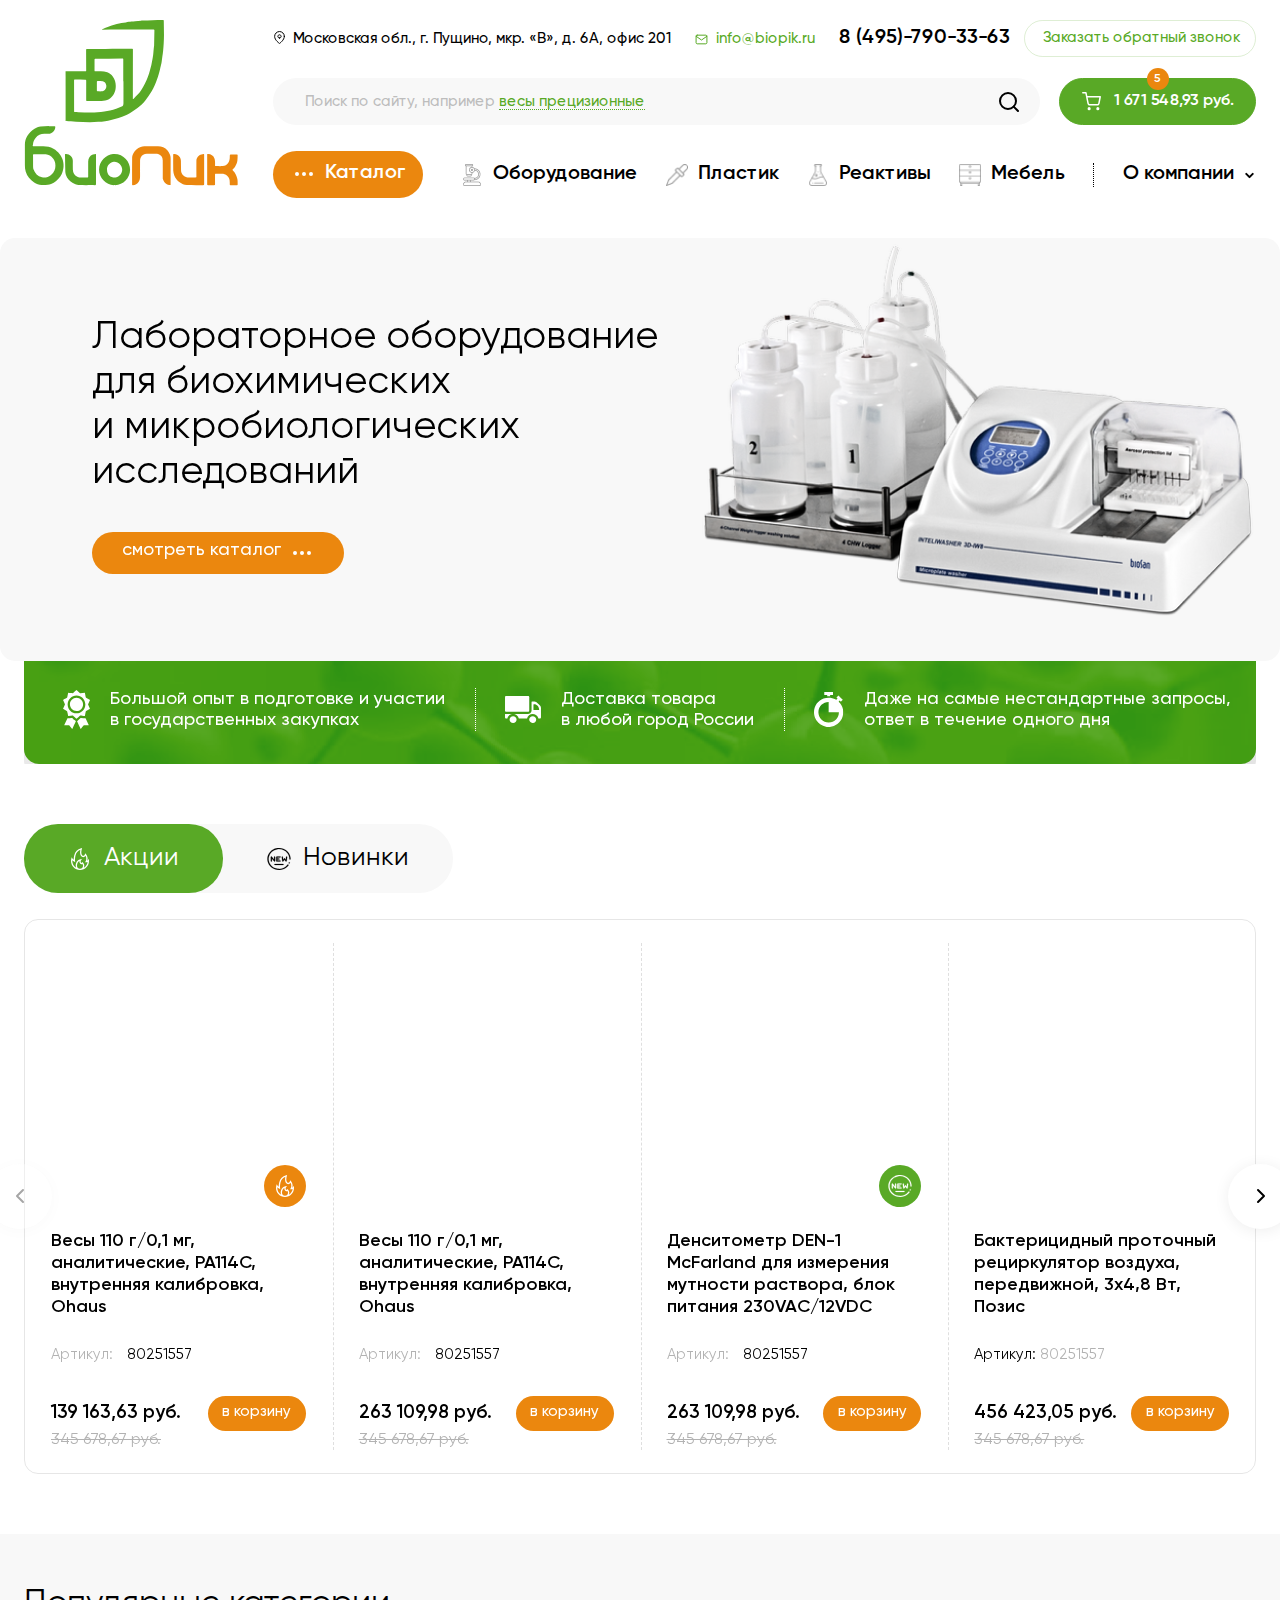
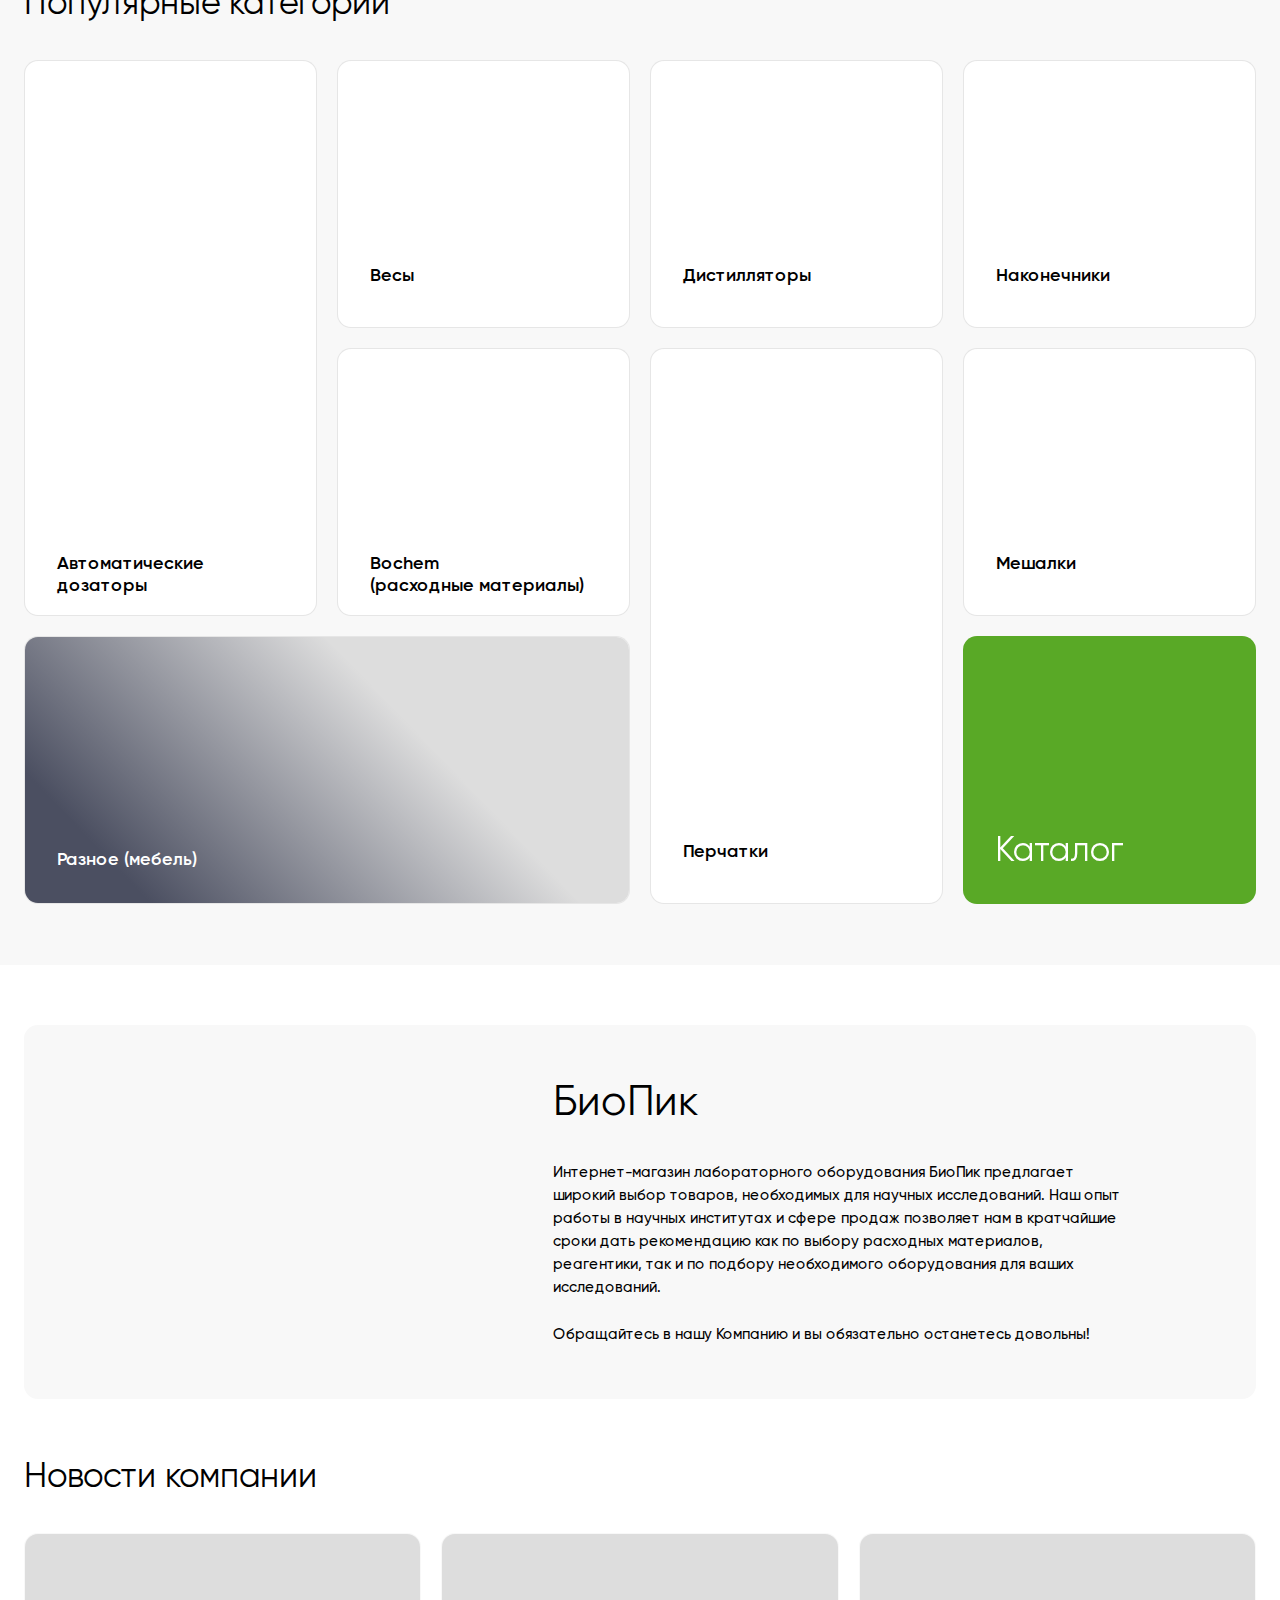
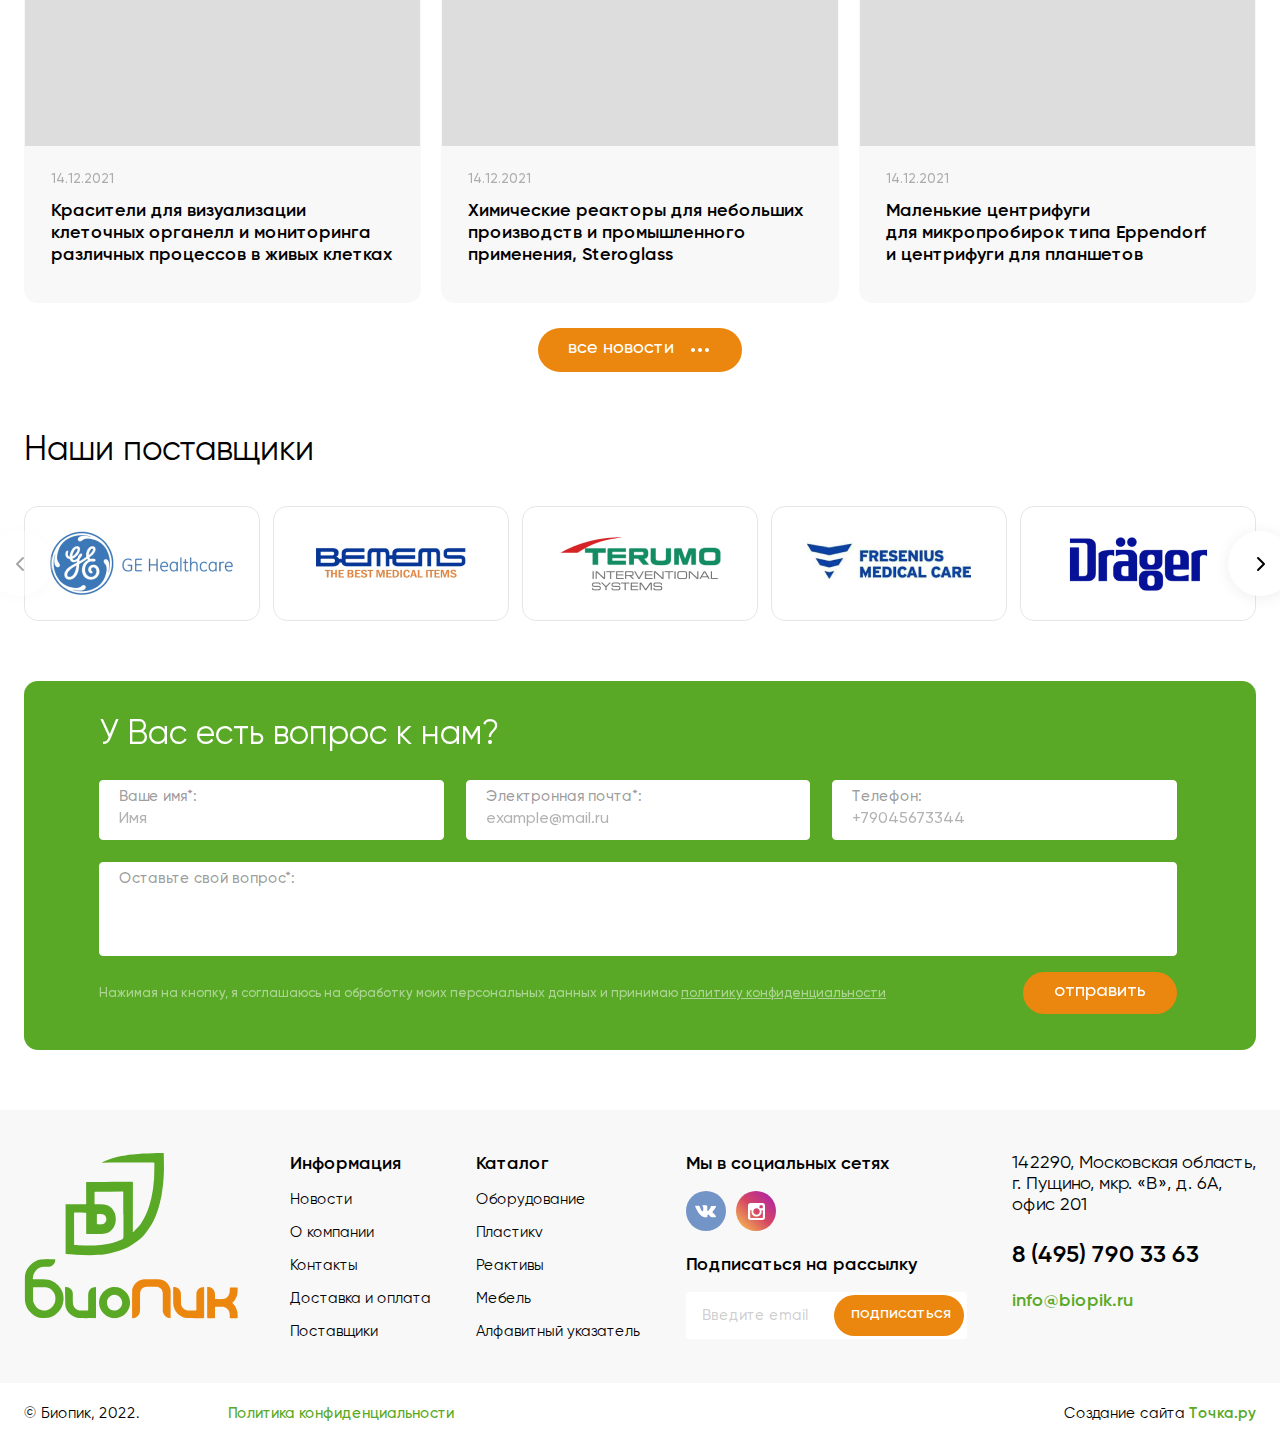
<file: index.html>
<!DOCTYPE html>
<html lang="ru">
	<head>
		<meta http-equiv="Content-Type" content="text/html; charset=utf-8">

		<!-- Адаптирование страницы для мобильных устройств -->
		<meta name="viewport" content="width=device-width, initial-scale=1, maximum-scale=1">

		<!-- Запрет распознования номера телефона -->
		<meta name="format-detection" content="telephone=no">
		<meta name="SKYPE_TOOLBAR" content ="SKYPE_TOOLBAR_PARSER_COMPATIBLE">

		<!-- Заголовок страницы -->
		<title>Заголовок страницы</title>

		<!-- Данное значение часто используют(использовали) поисковые системы -->
		<meta name="description" content="">
		<meta name="keywords" content="">

		<!-- Изменение цвета панели моб. браузера -->
		<meta name="msapplication-TileColor" content="#59A926">
		<meta name="theme-color" content="#59A926">

		<!-- Подключение файлов стилей -->
		<link rel="stylesheet" href="css/swiper-bundle.min.css" async>
		<link rel="stylesheet" href="css/swiper.css" async>
		<link rel="stylesheet" href="css/fancybox.css" async>
		<link rel="stylesheet" href="css/ion.rangeSlider.css" async>
		<link rel="stylesheet" href="css/styles.css" async>

		<link rel="stylesheet" href="css/response_1279.css" media="print, (max-width: 1279px)" async>
		<link rel="stylesheet" href="css/response_1023.css" media="print, (max-width: 1023px)" async>
		<link rel="stylesheet" href="css/response_767.css" media="print, (max-width: 767px)" async>
		<link rel="stylesheet" href="css/response_479.css" media="(max-width: 479px)" async>
	</head>

	<body>
		<div class="wrap">
			<div class="main">
				<header>
					<button class="mob_close_btn"></button>

					<div class="mob_scroll">
						<div class="info">
							<div class="cont row">
								<div class="logo">
									<img src="images/logo.svg" alt="">
								</div>

								<div class="data">
									<div class="row">
										<div class="location">
											<svg class="icon"><use xlink:href="images/sprite.svg#ic_location"></use></svg>
											<span>Московская обл., г. Пущино, мкр. «В», д. 6А, офис 201</span>
										</div>

										<div class="email">
											<a href="mailto:info@biopik.ru">
												<svg class="icon"><use xlink:href="images/sprite.svg#ic_email"></use></svg>
												<span>info@biopik.ru</span>
											</a>
										</div>

										<div class="phone">
											<a href="tel:84957903363">8 (495)-790-33-63</a>
										</div>

										<button class="callback_btn modal_btn" data-modal="#callback_modal">Заказать обратный звонок</button>
									</div>

									<div class="row">
										<div class="search">
											<form action="">
												<input type="text" name="" value="" class="input">

												<div class="label">
													<span>Поиск по сайту, например <a href="/">весы прецизионные</a></span>
												</div>

												<button type="submit" class="submit_btn">
													<svg class="icon"><use xlink:href="images/sprite.svg#ic_search"></use></svg>
												</button>
											</form>
										</div>

										<a href="/" class="cart_link">
											<svg class="icon"><use xlink:href="images/sprite.svg#ic_cart"></use></svg>
											<span>1 671 548,93 руб.</span>
											<div class="count">5</div>
										</a>
									</div>

									<div class="row">
										<div class="fixed_phone phone">
											<a href="tel:84957903363">8 (495)-790-33-63</a>
										</div>

										<div class="catalog modal_cont">
											<button class="btn mini_modal_btn" data-modal-id="#catalog_modal">
												<svg class="icon"><use xlink:href="images/sprite.svg#ic_menu"></use></svg>
												<span>Каталог</span>
											</button>

											<div class="mini_modal" id="catalog_modal">
												<div class="item">
													<a href="/" class="sub_link">
														<span>Оборудование</span>
														<svg class="arrow"><use xlink:href="images/sprite.svg#ic_arr_left"></use></svg>
													</a>

													<div class="level3">
														<div><a href="/">Автоматические дозаторы</a></div>
														<div><a href="/">Весы</a></div>
														<div><a href="/">Центрифуги</a></div>
														<div><a href="/">Морозильники (Кельвинаторы)</a></div>
														<div><a href="/">Бактерицидные облучатели</a></div>
													</div>
												</div>

												<div class="item">
													<a href="/" class="sub_link">
														<span>Пластик</span>
														<svg class="arrow"><use xlink:href="images/sprite.svg#ic_arr_left"></use></svg>
													</a>

													<div class="level3">
														<div><a href="/">Автоматические дозаторы</a></div>
														<div><a href="/">Весы</a></div>
														<div><a href="/">Центрифуги</a></div>
														<div><a href="/">Морозильники (Кельвинаторы)</a></div>
														<div><a href="/">Бактерицидные облучатели</a></div>
													</div>
												</div>

												<div class="item">
													<a href="/" class="sub_link">
														<span>Реактивы</span>
														<svg class="arrow"><use xlink:href="images/sprite.svg#ic_arr_left"></use></svg>
													</a>

													<div class="level3">
														<div><a href="/">Автоматические дозаторы</a></div>
														<div><a href="/">Весы</a></div>
														<div><a href="/">Центрифуги</a></div>
														<div><a href="/">Морозильники (Кельвинаторы)</a></div>
														<div><a href="/">Бактерицидные облучатели</a></div>
													</div>
												</div>

												<div class="item">
													<a href="/" class="sub_link">
														<span>Мебель</span>
														<svg class="arrow"><use xlink:href="images/sprite.svg#ic_arr_left"></use></svg>
													</a>

													<div class="level3">
														<div><a href="/">Автоматические дозаторы</a></div>
														<div><a href="/">Весы</a></div>
														<div><a href="/">Центрифуги</a></div>
														<div><a href="/">Морозильники (Кельвинаторы)</a></div>
														<div><a href="/">Бактерицидные облучатели</a></div>
													</div>
												</div>

												<div class="item">
													<a href="/" class="sub_link">
														<span>Алфавитный указатель</span>
														<svg class="arrow"><use xlink:href="images/sprite.svg#ic_arr_left"></use></svg>
													</a>

													<div class="level3">
														<div><a href="/">Автоматические дозаторы</a></div>
														<div><a href="/">Весы</a></div>
														<div><a href="/">Центрифуги</a></div>
														<div><a href="/">Морозильники (Кельвинаторы)</a></div>
														<div><a href="/">Бактерицидные облучатели</a></div>
													</div>
												</div>
											</div>
										</div>

										<nav class="menu row">
											<div class="menu_item">
												<a href="/" class="sub_link">
													<img data-src="images/tmp/ic_category.png" alt="" class="icon lazyload">
													<span>Оборудование</span>
												</a>
											</div>

											<div class="menu_item">
												<a href="/">
													<img data-src="images/tmp/ic_category2.png" alt="" class="icon lazyload">
													<span>Пластик</span>
												</a>
											</div>

											<div class="menu_item">
												<a href="/">
													<img data-src="images/tmp/ic_category3.png" alt="" class="icon lazyload">
													<span>Реактивы</span>
												</a>
											</div>

											<div class="menu_item">
												<a href="/">
													<img data-src="images/tmp/ic_category4.png" alt="" class="icon lazyload">
													<span>Мебель</span>
												</a>
											</div>

											<div class="sep"></div>

											<div class="menu_item">
												<a href="/">
													<span>О компании</span>
													<svg class="arrow"><use xlink:href="images/sprite.svg#ic_arr_down"></use></svg>
												</a>
											</div>
										</nav>
									</div>
								</div>
							</div>
						</div>
					</div>
				</header>


				<section class="mob_header">
					<div class="cont row">
						<a href="/" class="logo">
							<img src="images/logo.svg" alt="">
						</a>

						<div class="email">
							<a href="mailto:info@biopik.ru">
								<svg class="icon"><use xlink:href="images/sprite.svg#ic_email"></use></svg>
								<span>info@biopik.ru</span>
							</a>
						</div>

						<div class="phone">
							<a href="tel:84957903363">8 (495)-790-33-63</a>
						</div>

						<a href="/" class="cart_link">
							<svg class="icon"><use xlink:href="images/sprite.svg#ic_cart"></use></svg>
							<div class="count">5</div>
						</a>

						<button class="mob_menu_btn">
							<span></span>
						</button>

						<div class="search">
							<form action="">
								<input type="text" name="" value="" class="input">

								<div class="label">
									<span>Поиск по сайту<span>, например <a href="/">весы прецизионные</a></span></span>
								</div>

								<button type="submit" class="submit_btn">
									<svg class="icon"><use xlink:href="images/sprite.svg#ic_search"></use></svg>
								</button>
							</form>
						</div>
					</div>
				</section>


				<section class="main_slider">
					<div class="swiper">
						<div class="swiper-wrapper">
							<div class="slide swiper-slide">
								<div class="data">
									<div class="cont row">
										<div class="info">
											<div class="title">Лабораторное оборудование для биохимических и микробиологических исследований</div>

											<div class="link">
												<a href="/">
													<span>смотреть каталог</span>
													<svg class="icon"><use xlink:href="images/sprite.svg#ic_menu"></use></svg>
												</a>
											</div>
										</div>

										<div class="image">
											<img data-src="images/tmp/main_slider_img.png" alt="" class="swiper-lazy">
										</div>
									</div>
								</div>
							</div>

							<div class="slide swiper-slide">
								<div class="data">
									<div class="cont row">
										<div class="info">
											<div class="title">Лабораторное оборудование для биохимических и микробиологических исследований</div>

											<div class="link">
												<a href="/">
													<span>смотреть каталог</span>
													<svg class="icon"><use xlink:href="images/sprite.svg#ic_menu"></use></svg>
												</a>
											</div>
										</div>

										<div class="image">
											<img data-src="images/tmp/main_slider_img.png" alt="" class="swiper-lazy">
										</div>
									</div>
								</div>
							</div>

							<div class="slide swiper-slide">
								<div class="data">
									<div class="cont row">
										<div class="info">
											<div class="title">Лабораторное оборудование для биохимических и микробиологических исследований</div>

											<div class="link">
												<a href="/">
													<span>смотреть каталог</span>
													<svg class="icon"><use xlink:href="images/sprite.svg#ic_menu"></use></svg>
												</a>
											</div>
										</div>

										<div class="image">
											<img data-src="images/tmp/main_slider_img.png" alt="" class="swiper-lazy">
										</div>
									</div>
								</div>
							</div>
						</div>

						<div class="swiper-button-prev">
							<div><svg class="icon"><use xlink:href="images/sprite.svg#ic_arr_left"></use></svg></div>
						</div>

						<div class="swiper-button-next">
							<div><svg class="icon"><use xlink:href="images/sprite.svg#ic_arr_left"></use></svg></div>
						</div>
					</div>

					<img data-src="images/bg_chemistry.png" alt="" class="bg lazyload">
					<img data-src="images/bg_chemistry.png" alt="" class="bg2 lazyload">
				</section>


				<section class="advantages block">
					<div class="cont">
						<div class="data row">
							<div class="item">
								<img data-src="images/ic_advantage1.svg" alt="" class="icon lazyload">
								<span>Большой опыт в подготовке и участии<br> в государственных закупках</span>
							</div>

							<div class="sep"></div>

							<div class="item">
								<img data-src="images/ic_advantage2.svg" alt="" class="icon lazyload">
								<span>Доставка товара<br> в любой город России</span>
							</div>

							<div class="sep"></div>

							<div class="item tablet_full_w">
								<img data-src="images/ic_advantage3.svg" alt="" class="icon lazyload">
								<span>Даже на самые нестандартные запросы,<br> ответ в течение одного дня</span>
							</div>

							<img data-src="images/bg_advantages.png" alt="" class="bg lazyload">
						</div>
					</div>
				</section>


				<section class="products block tabs_container">
					<div class="cont">
						<div class="tabs">
							<div class="items">
								<button data-content="#products_tab1" data-level="level1" class="active">
									<svg class="icon"><use xlink:href="images/sprite.svg#ic_fire"></use></svg>
									<span>Акции</span>
								</button>

								<button data-content="#products_tab2" data-level="level1">
									<svg class="icon"><use xlink:href="images/sprite.svg#ic_new"></use></svg>
									<span>Новинки</span>
								</button>

								<div class="roller"></div>
							</div>
						</div>


						<div class="tab_content level1 active" id="products_tab1">
							<div class="swiper">
								<div class="swiper-wrapper">
									<div class="swiper-slide">
										<div class="product">
											<a href="/" class="thumb">
												<div class="image">
													<img data-src="images/tmp/product_thumb.jpg" alt="" class="lazyload">
												</div>

												<div class="stickers">
													<div class="sticker orange">
														<svg class="icon"><use xlink:href="images/sprite.svg#ic_fire"></use></svg>
													</div>
												</div>
											</a>

											<div class="info">
												<div class="name">
													<a href="/">Весы 110 г/0,1 мг, аналитические, PA114C, внутренняя калибровка, Ohaus</a>
												</div>

												<div class="articul"><span>Артикул:</span> 80251557</div>

												<div class="buy">
													<div class="price">
														<div>139 163,63 руб.</div>
														<div class="old">345 678,67 руб.</div>
													</div>

													<button class="buy_btn">
														<span>в корзину</span>
														<span>в корзине</span>
													</button>
												</div>
											</div>
										</div>
									</div>

									<div class="swiper-slide">
										<div class="product">
											<a href="/" class="thumb">
												<div class="image">
													<img data-src="images/tmp/product_thumb2.jpg" alt="" class="lazyload">
												</div>
											</a>

											<div class="info">
												<div class="name">
													<a href="/">Весы 110 г/0,1 мг, аналитические, PA114C, внутренняя калибровка, Ohaus</a>
												</div>

												<div class="articul"><span>Артикул:</span> 80251557</div>

												<div class="buy">
													<div class="price">
														<div>263 109,98 руб.</div>
														<div class="old">345 678,67 руб.</div>
													</div>

													<button class="buy_btn">
														<span>в корзину</span>
														<span>в корзине</span>
													</button>
												</div>
											</div>
										</div>
									</div>

									<div class="swiper-slide">
										<div class="product">
											<a href="/" class="thumb">
												<div class="image">
													<img data-src="images/tmp/product_thumb3.jpg" alt="" class="lazyload">
												</div>

												<div class="stickers">
													<div class="sticker green">
														<svg class="icon"><use xlink:href="images/sprite.svg#ic_new"></use></svg>
													</div>
												</div>
											</a>

											<div class="info">
												<div class="name">
													<a href="/">Денситометр DEN-1 МcFarland для измерения мутности раствора, блок питания 230VAC/12VDC</a>
												</div>

												<div class="articul"><span>Артикул:</span> 80251557</div>

												<div class="buy">
													<div class="price">
														<div>263 109,98 руб.</div>
														<div class="old">345 678,67 руб.</div>
													</div>

													<button class="buy_btn">
														<span>в корзину</span>
														<span>в корзине</span>
													</button>
												</div>
											</div>
										</div>
									</div>

									<div class="swiper-slide">
										<div class="product">
											<a href="/" class="thumb">
												<div class="image">
													<img data-src="images/tmp/product_thumb.jpg" alt="" class="lazyload">
												</div>
											</a>

											<div class="info">
												<div class="name">
													<a href="/">Бактерицидный проточный рециркулятор воздуха, передвижной, 3х4,8 Вт, Позис</a>
												</div>

												<div class="articul">Артикул: <span>80251557</span></div>

												<div class="buy">
													<div class="price">
														<div>456 423,05 руб.</div>
														<div class="old">345 678,67 руб.</div>
													</div>

													<button class="buy_btn">
														<span>в корзину</span>
														<span>в корзине</span>
													</button>
												</div>
											</div>
										</div>
									</div>

									<div class="swiper-slide">
										<div class="product">
											<a href="/" class="thumb">
												<div class="image">
													<img data-src="images/tmp/product_thumb.jpg" alt="" class="lazyload">
												</div>

												<div class="stickers">
													<div class="sticker orange">
														<svg class="icon"><use xlink:href="images/sprite.svg#ic_fire"></use></svg>
													</div>
												</div>
											</a>

											<div class="info">
												<div class="name">
													<a href="/">Весы 110 г/0,1 мг, аналитические, PA114C, внутренняя калибровка, Ohaus</a>
												</div>

												<div class="articul"><span>Артикул:</span> 80251557</div>

												<div class="buy">
													<div class="price">
														<div>139 163,63 руб.</div>
														<div class="old">345 678,67 руб.</div>
													</div>

													<button class="buy_btn">
														<span>в корзину</span>
														<span>в корзине</span>
													</button>
												</div>
											</div>
										</div>
									</div>

									<div class="swiper-slide">
										<div class="product">
											<a href="/" class="thumb">
												<div class="image">
													<img data-src="images/tmp/product_thumb2.jpg" alt="" class="lazyload">
												</div>
											</a>

											<div class="info">
												<div class="name">
													<a href="/">Весы 110 г/0,1 мг, аналитические, PA114C, внутренняя калибровка, Ohaus</a>
												</div>

												<div class="articul"><span>Артикул:</span> 80251557</div>

												<div class="buy">
													<div class="price">
														<div>263 109,98 руб.</div>
														<div class="old">345 678,67 руб.</div>
													</div>

													<button class="buy_btn">
														<span>в корзину</span>
														<span>в корзине</span>
													</button>
												</div>
											</div>
										</div>
									</div>

									<div class="swiper-slide">
										<div class="product">
											<a href="/" class="thumb">
												<div class="image">
													<img data-src="images/tmp/product_thumb3.jpg" alt="" class="lazyload">
												</div>

												<div class="stickers">
													<div class="sticker green">
														<svg class="icon"><use xlink:href="images/sprite.svg#ic_new"></use></svg>
													</div>
												</div>
											</a>

											<div class="info">
												<div class="name">
													<a href="/">Денситометр DEN-1 МcFarland для измерения мутности раствора, блок питания 230VAC/12VDC</a>
												</div>

												<div class="articul"><span>Артикул:</span> 80251557</div>

												<div class="buy">
													<div class="price">
														<div>263 109,98 руб.</div>
														<div class="old">345 678,67 руб.</div>
													</div>

													<button class="buy_btn">
														<span>в корзину</span>
														<span>в корзине</span>
													</button>
												</div>
											</div>
										</div>
									</div>

									<div class="swiper-slide">
										<div class="product">
											<a href="/" class="thumb">
												<div class="image">
													<img data-src="images/tmp/product_thumb.jpg" alt="" class="lazyload">
												</div>
											</a>

											<div class="info">
												<div class="name">
													<a href="/">Бактерицидный проточный рециркулятор воздуха, передвижной, 3х4,8 Вт, Позис</a>
												</div>

												<div class="articul">Артикул: <span>80251557</span></div>

												<div class="buy">
													<div class="price">
														<div>456 423,05 руб.</div>
														<div class="old">345 678,67 руб.</div>
													</div>

													<button class="buy_btn">
														<span>в корзину</span>
														<span>в корзине</span>
													</button>
												</div>
											</div>
										</div>
									</div>
								</div>

								<div class="swiper-button-prev">
									<div><svg class="icon"><use xlink:href="images/sprite.svg#ic_arr_left"></use></svg></div>
								</div>

								<div class="swiper-button-next">
									<div><svg class="icon"><use xlink:href="images/sprite.svg#ic_arr_left"></use></svg></div>
								</div>
							</div>
						</div>


						<div class="tab_content level1" id="products_tab2">

						</div>
					</div>
				</section>


				<section class="cetegories block">
					<div class="cont">
						<div class="block_head">
							<div class="title">Популярные категории</div>
						</div>

						<div class="grid">
							<a href="/" class="category big_h">
								<div class="thumb">
									<img data-src="images/tmp/category_thumb.jpg" alt="" class="lazyload">
								</div>

								<div class="name">Автоматические<br> дозаторы</div>
							</a>

							<a href="/" class="category">
								<div class="thumb">
									<img data-src="images/tmp/category_thumb2.jpg" alt="" class="lazyload">
								</div>

								<div class="name">Весы</div>
							</a>

							<a href="/" class="category">
								<div class="thumb">
									<img data-src="images/tmp/category_thumb3.jpg" alt="" class="lazyload">
								</div>

								<div class="name">Дистилляторы</div>
							</a>

							<a href="/" class="category">
								<div class="thumb">
									<img data-src="images/tmp/category_thumb4.jpg" alt="" class="lazyload">
								</div>

								<div class="name">Наконечники</div>
							</a>

							<a href="/" class="category">
								<div class="thumb">
									<img data-src="images/tmp/category_thumb5.jpg" alt="" class="lazyload">
								</div>

								<div class="name">Bochem<br> (расходные материалы)</div>
							</a>

							<a href="/" class="category">
								<div class="thumb">
									<img data-src="images/tmp/category_thumb6.jpg" alt="" class="lazyload">
								</div>

								<div class="name">Мешалки</div>
							</a>

							<a href="/" class="category big_h">
								<div class="thumb">
									<img data-src="images/tmp/category_thumb7.jpg" alt="" class="lazyload">
								</div>

								<div class="name">Перчатки</div>
							</a>

							<a href="/" class="category big_w white">
								<div class="thumb full_size">
									<img data-src="images/tmp/category_thumb8.jpg" alt="" class="lazyload">
								</div>

								<div class="name">Разное (мебель)</div>
							</a>

							<a href="/" class="catalog_link">
								<span>Каталог</span>
								<img data-src="images/bg_catalog_link.png" alt="" class="thumb lazyload">
							</a>
						</div>
					</div>

					<img data-src="images/bg_chemistry.png" alt="" class="bg lazyload">
					<img data-src="images/bg_chemistry.png" alt="" class="bg2 lazyload">
				</section>


				<section class="about_block block">
					<div class="cont">
						<div class="data">
							<div class="logo">
								<img data-src="images/logo2.svg" alt="" class="lazyload">
							</div>

							<div>
								<div class="title">БиоПик</div>

								<div class="text_block">
									<p>Интернет-магазин лабораторного оборудования БиоПик предлагает широкий выбор товаров, необходимых для научных исследований. Наш опыт работы в научных институтах и сфере продаж позволяет нам в кратчайшие сроки дать рекомендацию как по выбору расходных материалов, реагентики, так и по подбору необходимого оборудования для ваших исследований.</p>

									<p>Обращайтесь в нашу Компанию и вы обязательно останетесь довольны!</p>
								</div>
							</div>
						</div>
					</div>
				</section>


				<section class="articles block">
					<div class="cont">
						<div class="block_head">
							<div class="title">Новости компании</div>
						</div>

						<div class="row">
							<div class="article">
								<a href="/" class="thumb">
									<img data-src="images/tmp/article_thumb.jpg" alt="" class="lazyload">
								</a>

								<div class="info">
									<div class="date">14.12.2021</div>

									<div class="name">
										<a href="/">Красители для визуализации клеточных органелл и мониторинга различных процессов в живых клетках</a>
									</div>
								</div>
							</div>

							<div class="article">
								<a href="/" class="thumb">
									<img data-src="images/tmp/article_thumb2.jpg" alt="" class="lazyload">
								</a>

								<div class="info">
									<div class="date">14.12.2021</div>

									<div class="name">
										<a href="/">Химические реакторы для небольших производств и промышленного применения, Steroglass</a>
									</div>
								</div>
							</div>

							<div class="article table_hide">
								<a href="/" class="thumb">
									<img data-src="images/tmp/article_thumb3.jpg" alt="" class="lazyload">
								</a>

								<div class="info">
									<div class="date">14.12.2021</div>

									<div class="name">
										<a href="/">Маленькие центрифуги для микропробирок типа Eppendorf и центрифуги для планшетов</a>
									</div>
								</div>
							</div>
						</div>

						<div class="all_link">
							<a href="/">
								<span>все новости</span>
								<svg class="icon"><use xlink:href="images/sprite.svg#ic_menu"></use></svg>
							</a>
						</div>
					</div>
				</section>


				<section class="suppliers block">
					<div class="cont">
						<div class="block_head">
							<div class="title">Наши поставщики</div>
						</div>

						<div class="swiper">
							<div class="swiper-wrapper">
								<div class="swiper-slide">
									<a href="/" class="item">
										<img data-src="images/tmp/suppliers_logo1.png" alt="" class="swiper-lazy">
									</a>
								</div>

								<div class="swiper-slide">
									<a href="/" class="item">
										<img data-src="images/tmp/suppliers_logo2.png" alt="" class="swiper-lazy">
									</a>
								</div>

								<div class="swiper-slide">
									<a href="/" class="item">
										<img data-src="images/tmp/suppliers_logo3.png" alt="" class="swiper-lazy">
									</a>
								</div>

								<div class="swiper-slide">
									<a href="/" class="item">
										<img data-src="images/tmp/suppliers_logo4.png" alt="" class="swiper-lazy">
									</a>
								</div>

								<div class="swiper-slide">
									<a href="/" class="item">
										<img data-src="images/tmp/suppliers_logo5.png" alt="" class="swiper-lazy">
									</a>
								</div>

								<div class="swiper-slide">
									<a href="/" class="item">
										<img data-src="images/tmp/suppliers_logo1.png" alt="" class="swiper-lazy">
									</a>
								</div>

								<div class="swiper-slide">
									<a href="/" class="item">
										<img data-src="images/tmp/suppliers_logo2.png" alt="" class="swiper-lazy">
									</a>
								</div>

								<div class="swiper-slide">
									<a href="/" class="item">
										<img data-src="images/tmp/suppliers_logo3.png" alt="" class="swiper-lazy">
									</a>
								</div>

								<div class="swiper-slide">
									<a href="/" class="item">
										<img data-src="images/tmp/suppliers_logo4.png" alt="" class="swiper-lazy">
									</a>
								</div>

								<div class="swiper-slide">
									<a href="/" class="item">
										<img data-src="images/tmp/suppliers_logo5.png" alt="" class="swiper-lazy">
									</a>
								</div>
							</div>

							<div class="swiper-button-prev">
								<div><svg class="icon"><use xlink:href="images/sprite.svg#ic_arr_left"></use></svg></div>
							</div>

							<div class="swiper-button-next">
								<div><svg class="icon"><use xlink:href="images/sprite.svg#ic_arr_left"></use></svg></div>
							</div>
						</div>
					</div>
				</section>


				<section class="action_block block">
					<div class="cont">
						<div class="data">
							<div class="block_head white">
								<div class="title">У Вас есть вопрос к нам?</div>
							</div>

							<form action="" class="form">
								<div class="columns row">
									<div class="line width1of3">
										<div class="field">
											<div class="label">Ваше имя*:</div>
											<input type="text" name="" value="" class="input" placeholder="Имя">
										</div>
									</div>

									<div class="line width1of3">
										<div class="field">
											<div class="label">Электронная почта*:</div>
											<input type="email" name="" value="" class="input" placeholder="example@mail.ru">
										</div>
									</div>

									<div class="line width1of3">
										<div class="field">
											<div class="label">Телефон:</div>
											<input type="tel" name="" value="" class="input" placeholder="+79045673344">
										</div>
									</div>
								</div>

								<div class="line">
									<div class="field">
										<div class="label">Оставьте свой вопрос*:</div>
										<textarea name=""></textarea>
									</div>
								</div>

								<div class="submit">
									<div class="agree">
										Нажимая на кнопку, я соглашаюсь на обработку моих персональных данных и принимаю <a href="/" target="_blank">политику конфиденциальности</a>
									</div>

									<button type="submit" class="submit_btn">отправить</button>
								</div>
							</form>

							<img data-src="images/bg_action_block.png" alt="" class="bg lazyload">
						</div>
					</div>
				</section>
			</div>


			<footer>
				<div class="info">
					<div class="cont row">
						<div class="logo">
							<img src="images/logo.svg" alt="">
						</div>

						<div class="links">
							<div class="title">Информация</div>

							<div class="items">
								<div><a href="/">Новости</a></div>
								<div><a href="/">О компании</a></div>
								<div><a href="/">Контакты</a></div>
								<div><a href="/">Доставка и оплата</a></div>
								<div><a href="/">Поставщики</a></div>
							</div>
						</div>

						<div class="links">
							<div class="title">Каталог</div>

							<div class="items">
								<div><a href="/">Оборудование</a></div>
								<div><a href="/">Пластикv</a></div>
								<div><a href="/">Реактивы</a></div>
								<div><a href="/">Мебель</a></div>
								<div><a href="/">Алфавитный указатель</a></div>
							</div>
						</div>

						<div class="col">
							<div class="socials">
								<div class="title">Мы в социальных сетях</div>

								<div class="items">
									<a href="/" target="_blank" rel="noopener nofollow">
										<img src="images/ic_vk.svg" alt="">
									</a>

									<a href="/" target="_blank" rel="noopener nofollow">
										<img src="images/ic_instagram.svg" alt="">
									</a>
								</div>
							</div>

							<div class="subscribe">
								<div class="title">Подписаться на рассылку</div>

								<form action="">
									<input type="email" name="" value="" class="input" placeholder="Введите email">

									<button type="submit" class="submit_btn">подписаться</button>
								</form>
							</div>
						</div>

						<div class="contacts">
							<div class="location">
								142290, Московская область,<br>
								г. Пущино, мкр. «В», д. 6А,<br>
								офис 201
							</div>

							<div class="phone">
								<a href="tel:84957903363">8 (495) 790 33 63</a>
							</div>

							<div class="email">
								<a href="mailto:info@biopik.ru">info@biopik.ru</a>
							</div>
						</div>
					</div>
				</div>

				<div class="bottom">
					<div class="cont row">
						<div class="copyright">&copy; Биопик, 2022.</div>

						<div class="links">
							<div><a href="/">Политика конфиденциальности</a></div>
						</div>

						<div class="creator">
							<a href="/">Создание сайта <b>Точка.ру</b></a>
						</div>
					</div>
				</div>
			</footer>


			<div class="overlay"></div>
		</div>


		<div class="supports_error">
			Ваш браузер устарел рекомендуем обновить его до последней версии<br> или использовать другой более современный.
		</div>


		<section class="modal" id="callback_modal">
			<div class="modal_head">
				<div class="title">Заказать обратный звонок</div>

				<div class="desc">Менеджер подготовит предложение и позвонит, если потребуется уточнить детали заказа.</div>
			</div>

			<div class="modal_data">
				<form action="" class="form">
					<div class="columns row">
						<div class="line">
							<div class="field">
								<div class="label">Как к Вам обращаться?</div>
								<input type="text" name="" value="" class="input" placeholder="Имя">
							</div>
						</div>

						<div class="line">
							<div class="field">
								<div class="label">Телефон:</div>
								<input type="tel" name="" value="" class="input" placeholder="+79045673344">
							</div>
						</div>
					</div>

					<div class="line">
						<div class="field">
							<div class="label">Ваш вопрос</div>
							<textarea name=""></textarea>
						</div>
					</div>

					<div class="submit">
						<div class="agree">
							Нажимая на кнопку, я соглашаюсь на обработку моих персональных данных и принимаю <a href="/" target="_blank">политику конфиденциальности</a>
						</div>

						<button type="submit" class="submit_btn">заказать</button>
					</div>
				</form>
			</div>
		</section>


		<!-- Подключение javascript файлов -->
		<script src="js/jquery-3.5.0.min.js"></script>
		<script src="js/swiper-bundle.min.js"></script>
		<script src="js/inputmask.min.js"></script>
		<script src="js/nice-select.js"></script>
		<script src="js/ion.rangeSlider.min.js"></script>
		<script src="js/fancybox.min.js"></script>
		<script src="js/functions.js"></script>
		<script src="js/scripts.js"></script>
	</body>
</html>
</file>
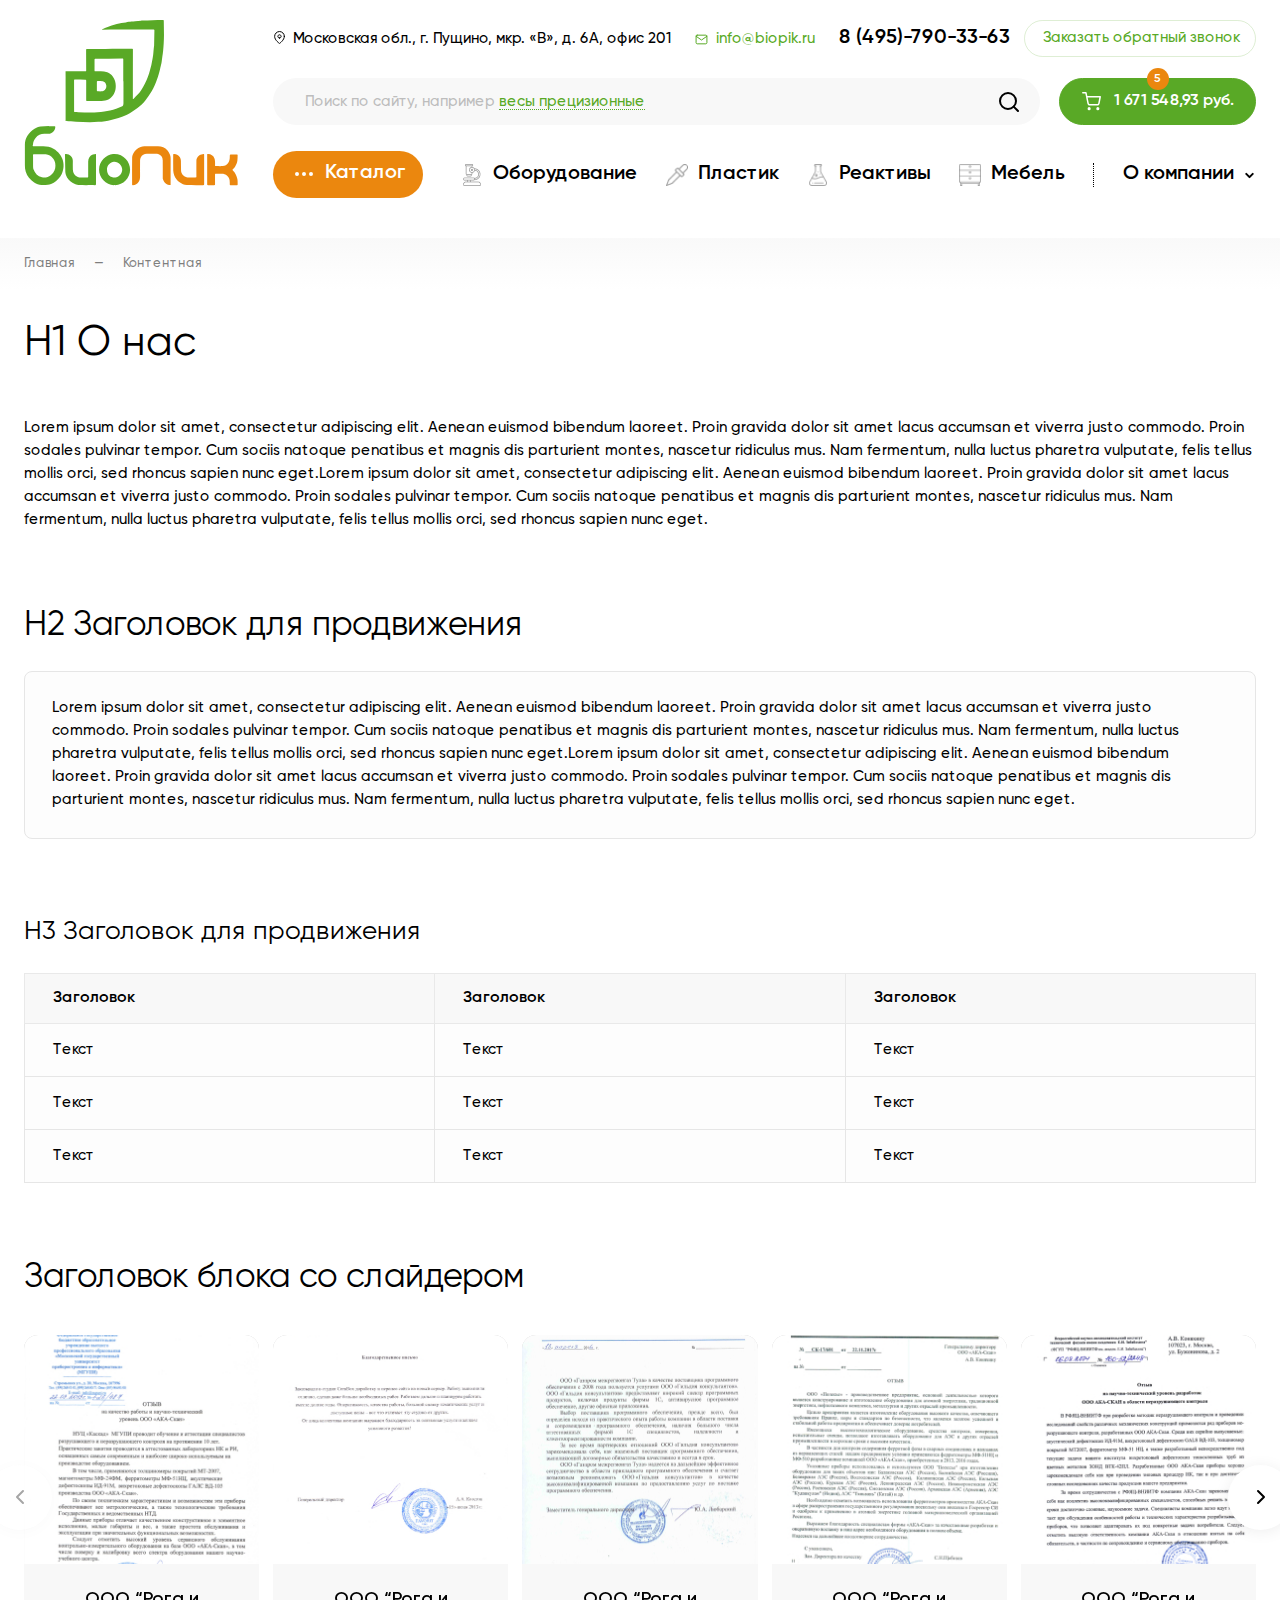
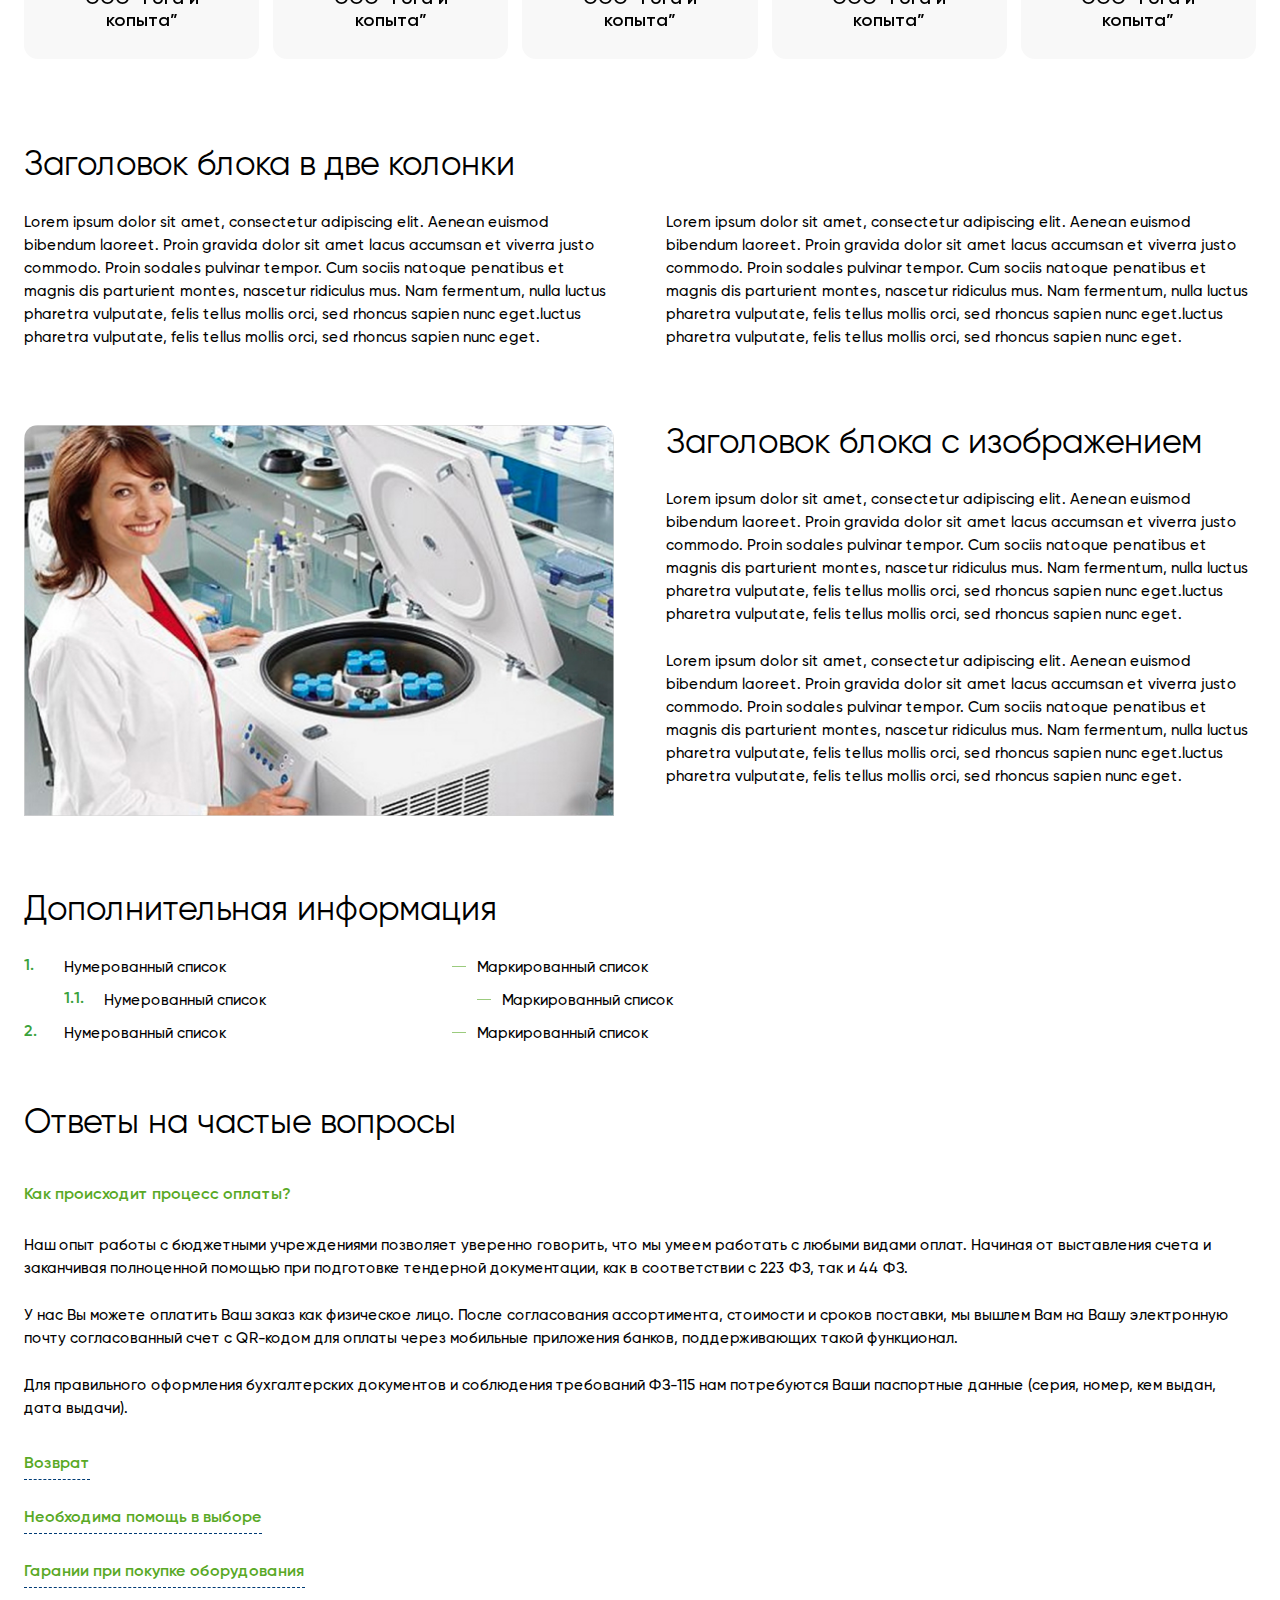
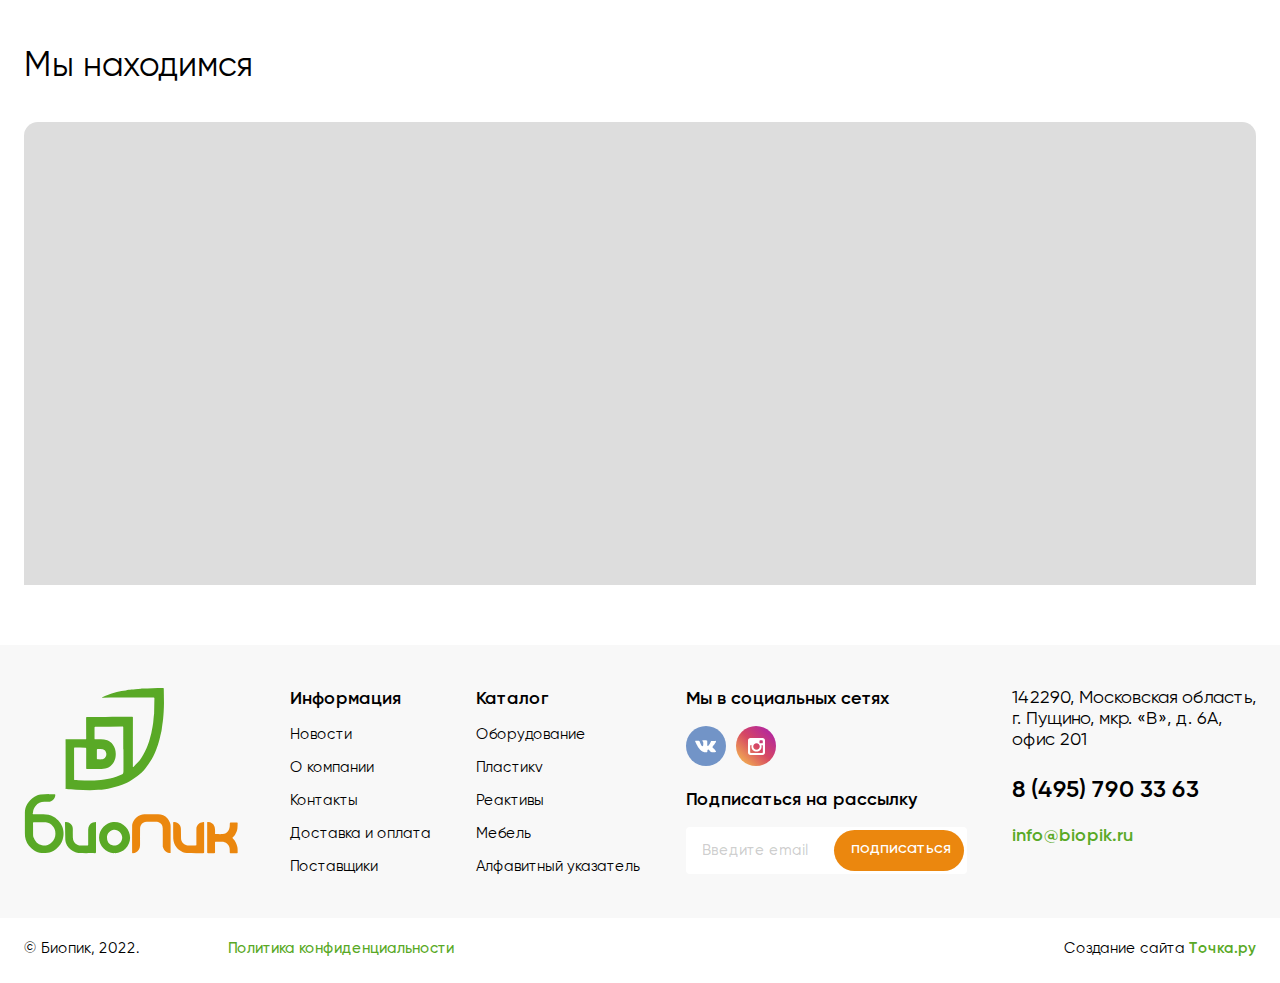
<file: about.html>
<!DOCTYPE html>
<html lang="ru">
	<head>
		<meta http-equiv="Content-Type" content="text/html; charset=utf-8">

		<!-- Адаптирование страницы для мобильных устройств -->
		<meta name="viewport" content="width=device-width, initial-scale=1, maximum-scale=1">

		<!-- Запрет распознования номера телефона -->
		<meta name="format-detection" content="telephone=no">
		<meta name="SKYPE_TOOLBAR" content ="SKYPE_TOOLBAR_PARSER_COMPATIBLE">

		<!-- Заголовок страницы -->
		<title>Заголовок страницы</title>

		<!-- Данное значение часто используют(использовали) поисковые системы -->
		<meta name="description" content="">
		<meta name="keywords" content="">

		<!-- Изменение цвета панели моб. браузера -->
		<meta name="msapplication-TileColor" content="#59A926">
		<meta name="theme-color" content="#59A926">

		<!-- Подключение файлов стилей -->
		<link rel="stylesheet" href="css/swiper-bundle.min.css" async>
		<link rel="stylesheet" href="css/swiper.css" async>
		<link rel="stylesheet" href="css/fancybox.css" async>
		<link rel="stylesheet" href="css/ion.rangeSlider.css" async>
		<link rel="stylesheet" href="css/styles.css" async>

		<link rel="stylesheet" href="css/response_1279.css" media="print, (max-width: 1279px)" async>
		<link rel="stylesheet" href="css/response_1023.css" media="print, (max-width: 1023px)" async>
		<link rel="stylesheet" href="css/response_767.css" media="print, (max-width: 767px)" async>
		<link rel="stylesheet" href="css/response_479.css" media="(max-width: 479px)" async>
	</head>

	<body>
		<div class="wrap">
			<div class="main">
				<header>
					<button class="mob_close_btn"></button>

					<div class="mob_scroll">
						<div class="info">
							<div class="cont row">
								<a href="/" class="logo">
									<img src="images/logo.svg" alt="">
								</a>

								<div class="data">
									<div class="row">
										<div class="location">
											<svg class="icon"><use xlink:href="images/sprite.svg#ic_location"></use></svg>
											<span>Московская обл., г. Пущино, мкр. «В», д. 6А, офис 201</span>
										</div>

										<div class="email">
											<a href="mailto:info@biopik.ru">
												<svg class="icon"><use xlink:href="images/sprite.svg#ic_email"></use></svg>
												<span>info@biopik.ru</span>
											</a>
										</div>

										<div class="phone">
											<a href="tel:84957903363">8 (495)-790-33-63</a>
										</div>

										<button class="callback_btn modal_btn" data-modal="#callback_modal">Заказать обратный звонок</button>
									</div>

									<div class="row">
										<div class="search">
											<form action="">
												<input type="text" name="" value="" class="input">

												<div class="label">
													<span>Поиск по сайту, например <a href="/">весы прецизионные</a></span>
												</div>

												<button type="submit" class="submit_btn">
													<svg class="icon"><use xlink:href="images/sprite.svg#ic_search"></use></svg>
												</button>
											</form>
										</div>

										<a href="/" class="cart_link">
											<svg class="icon"><use xlink:href="images/sprite.svg#ic_cart"></use></svg>
											<span>1 671 548,93 руб.</span>
											<div class="count">5</div>
										</a>
									</div>

									<div class="row">
										<div class="fixed_phone phone">
											<a href="tel:84957903363">8 (495)-790-33-63</a>
										</div>

										<div class="catalog modal_cont">
											<button class="btn mini_modal_btn" data-modal-id="#catalog_modal">
												<svg class="icon"><use xlink:href="images/sprite.svg#ic_menu"></use></svg>
												<span>Каталог</span>
											</button>

											<div class="mini_modal" id="catalog_modal">
												<div class="item">
													<a href="/" class="sub_link">
														<span>Оборудование</span>
														<svg class="arrow"><use xlink:href="images/sprite.svg#ic_arr_left"></use></svg>
													</a>

													<div class="level3">
														<div><a href="/">Автоматические дозаторы</a></div>
														<div><a href="/">Весы</a></div>
														<div><a href="/">Центрифуги</a></div>
														<div><a href="/">Морозильники (Кельвинаторы)</a></div>
														<div><a href="/">Бактерицидные облучатели</a></div>
													</div>
												</div>

												<div class="item">
													<a href="/" class="sub_link">
														<span>Пластик</span>
														<svg class="arrow"><use xlink:href="images/sprite.svg#ic_arr_left"></use></svg>
													</a>

													<div class="level3">
														<div><a href="/">Автоматические дозаторы</a></div>
														<div><a href="/">Весы</a></div>
														<div><a href="/">Центрифуги</a></div>
														<div><a href="/">Морозильники (Кельвинаторы)</a></div>
														<div><a href="/">Бактерицидные облучатели</a></div>
													</div>
												</div>

												<div class="item">
													<a href="/" class="sub_link">
														<span>Реактивы</span>
														<svg class="arrow"><use xlink:href="images/sprite.svg#ic_arr_left"></use></svg>
													</a>

													<div class="level3">
														<div><a href="/">Автоматические дозаторы</a></div>
														<div><a href="/">Весы</a></div>
														<div><a href="/">Центрифуги</a></div>
														<div><a href="/">Морозильники (Кельвинаторы)</a></div>
														<div><a href="/">Бактерицидные облучатели</a></div>
													</div>
												</div>

												<div class="item">
													<a href="/" class="sub_link">
														<span>Мебель</span>
														<svg class="arrow"><use xlink:href="images/sprite.svg#ic_arr_left"></use></svg>
													</a>

													<div class="level3">
														<div><a href="/">Автоматические дозаторы</a></div>
														<div><a href="/">Весы</a></div>
														<div><a href="/">Центрифуги</a></div>
														<div><a href="/">Морозильники (Кельвинаторы)</a></div>
														<div><a href="/">Бактерицидные облучатели</a></div>
													</div>
												</div>

												<div class="item">
													<a href="/" class="sub_link">
														<span>Алфавитный указатель</span>
														<svg class="arrow"><use xlink:href="images/sprite.svg#ic_arr_left"></use></svg>
													</a>

													<div class="level3">
														<div><a href="/">Автоматические дозаторы</a></div>
														<div><a href="/">Весы</a></div>
														<div><a href="/">Центрифуги</a></div>
														<div><a href="/">Морозильники (Кельвинаторы)</a></div>
														<div><a href="/">Бактерицидные облучатели</a></div>
													</div>
												</div>
											</div>
										</div>

										<nav class="menu row">
											<div class="menu_item">
												<a href="/" class="sub_link">
													<img data-src="images/tmp/ic_category.png" alt="" class="icon lazyload">
													<span>Оборудование</span>
												</a>
											</div>

											<div class="menu_item">
												<a href="/">
													<img data-src="images/tmp/ic_category2.png" alt="" class="icon lazyload">
													<span>Пластик</span>
												</a>
											</div>

											<div class="menu_item">
												<a href="/">
													<img data-src="images/tmp/ic_category3.png" alt="" class="icon lazyload">
													<span>Реактивы</span>
												</a>
											</div>

											<div class="menu_item">
												<a href="/">
													<img data-src="images/tmp/ic_category4.png" alt="" class="icon lazyload">
													<span>Мебель</span>
												</a>
											</div>

											<div class="sep"></div>

											<div class="menu_item">
												<a href="/">
													<span>О компании</span>
													<svg class="arrow"><use xlink:href="images/sprite.svg#ic_arr_down"></use></svg>
												</a>
											</div>
										</nav>
									</div>
								</div>
							</div>
						</div>
					</div>
				</header>


				<section class="mob_header">
					<div class="cont row">
						<a href="/" class="logo">
							<img src="images/logo.svg" alt="">
						</a>

						<div class="email">
							<a href="mailto:info@biopik.ru">
								<svg class="icon"><use xlink:href="images/sprite.svg#ic_email"></use></svg>
								<span>info@biopik.ru</span>
							</a>
						</div>

						<div class="phone">
							<a href="tel:84957903363">8 (495)-790-33-63</a>
						</div>

						<a href="/" class="cart_link">
							<svg class="icon"><use xlink:href="images/sprite.svg#ic_cart"></use></svg>
							<div class="count">5</div>
						</a>

						<button class="mob_menu_btn">
							<span></span>
						</button>

						<div class="search">
							<form action="">
								<input type="text" name="" value="" class="input">

								<div class="label">
									<span>Поиск по сайту<span>, например <a href="/">весы прецизионные</a></span></span>
								</div>

								<button type="submit" class="submit_btn">
									<svg class="icon"><use xlink:href="images/sprite.svg#ic_search"></use></svg>
								</button>
							</form>
						</div>
					</div>
				</section>


				<section class="page_head">
					<div class="cont">
						<div class="breadcrumbs">
							<a href="/">Главная</a> <span class="sep">—</span>
							<span class="current">Контентная</span>
						</div>

						<h1 class="page_title">Н1 О нас</h1>
					</div>
				</section>


				<section class="block">
					<div class="cont">
						<div class="text_block">
							<p>Lorem ipsum dolor sit amet, consectetur adipiscing elit. Aenean euismod bibendum laoreet. Proin gravida dolor sit amet lacus accumsan et viverra justo commodo. Proin sodales pulvinar tempor. Cum sociis natoque penatibus et magnis dis parturient montes, nascetur ridiculus mus. Nam fermentum, nulla luctus pharetra vulputate, felis tellus mollis orci, sed rhoncus sapien nunc eget.Lorem ipsum dolor sit amet, consectetur adipiscing elit. Aenean euismod bibendum laoreet. Proin gravida dolor sit amet lacus accumsan et viverra justo commodo. Proin sodales pulvinar tempor. Cum sociis natoque penatibus et magnis dis parturient montes, nascetur ridiculus mus. Nam fermentum, nulla luctus pharetra vulputate, felis tellus mollis orci, sed rhoncus sapien nunc eget.</p>

							<h2>H2  Заголовок для продвижения</h2>

							<blockquote>Lorem ipsum dolor sit amet, consectetur adipiscing elit. Aenean euismod bibendum laoreet. Proin gravida dolor sit amet lacus accumsan et viverra justo commodo. Proin sodales pulvinar tempor. Cum sociis natoque penatibus et magnis dis parturient montes, nascetur ridiculus mus. Nam fermentum, nulla luctus pharetra vulputate, felis tellus mollis orci, sed rhoncus sapien nunc eget.Lorem ipsum dolor sit amet, consectetur adipiscing elit. Aenean euismod bibendum laoreet. Proin gravida dolor sit amet lacus accumsan et viverra justo commodo. Proin sodales pulvinar tempor. Cum sociis natoque penatibus et magnis dis parturient montes, nascetur ridiculus mus. Nam fermentum, nulla luctus pharetra vulputate, felis tellus mollis orci, sed rhoncus sapien nunc eget.</blockquote>

							<h3>Н3  Заголовок для продвижения</h3>

							<div class="table_wrap">
								<table>
									<thead>
										<tr>
											<th>Заголовок</th>
											<th>Заголовок</th>
											<th>Заголовок</th>
										</tr>
									</thead>

									<tbody>
										<tr>
											<td>Текст</td>
											<td>Текст</td>
											<td>Текст</td>
										</tr>

										<tr>
											<td>Текст</td>
											<td>Текст</td>
											<td>Текст</td>
										</tr>

										<tr>
											<td>Текст</td>
											<td>Текст</td>
											<td>Текст</td>
										</tr>
									</tbody>
								</table>
							</div>

							<h2>Заголовок блока со слайдером</h2>

							<div class="gallery swiper">
								<div class="swiper-wrapper">
									<div class="swiper-slide">
										<a href="images/tmp/review_thumb1.jpg" class="item fancy_img" data-fancybox="gallery">
											<div class="thumb">
												<img data-src="images/tmp/review_thumb1.jpg" alt="" class="swiper-lazy">

												<div class="icon">
													<svg><use xlink:href="images/sprite.svg#ic_zoom"></use></svg>
												</div>
											</div>

											<div class="name">ООО “Рога и копыта”</div>
										</a>
									</div>

									<div class="swiper-slide">
										<a href="images/tmp/review_thumb2.jpg" class="item fancy_img" data-fancybox="gallery">
											<div class="thumb">
												<img data-src="images/tmp/review_thumb2.jpg" alt="" class="swiper-lazy">

												<div class="icon">
													<svg><use xlink:href="images/sprite.svg#ic_zoom"></use></svg>
												</div>
											</div>

											<div class="name">ООО “Рога и копыта”</div>
										</a>
									</div>

									<div class="swiper-slide">
										<a href="images/tmp/review_thumb3.jpg" class="item fancy_img" data-fancybox="gallery">
											<div class="thumb">
												<img data-src="images/tmp/review_thumb3.jpg" alt="" class="swiper-lazy">

												<div class="icon">
													<svg><use xlink:href="images/sprite.svg#ic_zoom"></use></svg>
												</div>
											</div>

											<div class="name">ООО “Рога и копыта”</div>
										</a>
									</div>

									<div class="swiper-slide">
										<a href="images/tmp/review_thumb4.jpg" class="item fancy_img" data-fancybox="gallery">
											<div class="thumb">
												<img data-src="images/tmp/review_thumb4.jpg" alt="" class="swiper-lazy">

												<div class="icon">
													<svg><use xlink:href="images/sprite.svg#ic_zoom"></use></svg>
												</div>
											</div>

											<div class="name">ООО “Рога и копыта”</div>
										</a>
									</div>

									<div class="swiper-slide">
										<a href="images/tmp/review_thumb5.jpg" class="item fancy_img" data-fancybox="gallery">
											<div class="thumb">
												<img data-src="images/tmp/review_thumb5.jpg" alt="" class="swiper-lazy">

												<div class="icon">
													<svg><use xlink:href="images/sprite.svg#ic_zoom"></use></svg>
												</div>
											</div>

											<div class="name">ООО “Рога и копыта”</div>
										</a>
									</div>

									<div class="swiper-slide">
										<a href="images/tmp/review_thumb1.jpg" class="item fancy_img" data-fancybox="gallery">
											<div class="thumb">
												<img data-src="images/tmp/review_thumb1.jpg" alt="" class="swiper-lazy">

												<div class="icon">
													<svg><use xlink:href="images/sprite.svg#ic_zoom"></use></svg>
												</div>
											</div>

											<div class="name">ООО “Рога и копыта”</div>
										</a>
									</div>

									<div class="swiper-slide">
										<a href="images/tmp/review_thumb2.jpg" class="item fancy_img" data-fancybox="gallery">
											<div class="thumb">
												<img data-src="images/tmp/review_thumb2.jpg" alt="" class="swiper-lazy">

												<div class="icon">
													<svg><use xlink:href="images/sprite.svg#ic_zoom"></use></svg>
												</div>
											</div>

											<div class="name">ООО “Рога и копыта”</div>
										</a>
									</div>

									<div class="swiper-slide">
										<a href="images/tmp/review_thumb3.jpg" class="item fancy_img" data-fancybox="gallery">
											<div class="thumb">
												<img data-src="images/tmp/review_thumb3.jpg" alt="" class="swiper-lazy">

												<div class="icon">
													<svg><use xlink:href="images/sprite.svg#ic_zoom"></use></svg>
												</div>
											</div>

											<div class="name">ООО “Рога и копыта”</div>
										</a>
									</div>

									<div class="swiper-slide">
										<a href="images/tmp/review_thumb4.jpg" class="item fancy_img" data-fancybox="gallery">
											<div class="thumb">
												<img data-src="images/tmp/review_thumb4.jpg" alt="" class="swiper-lazy">

												<div class="icon">
													<svg><use xlink:href="images/sprite.svg#ic_zoom"></use></svg>
												</div>
											</div>

											<div class="name">ООО “Рога и копыта”</div>
										</a>
									</div>

									<div class="swiper-slide">
										<a href="images/tmp/review_thumb5.jpg" class="item fancy_img" data-fancybox="gallery">
											<div class="thumb">
												<img data-src="images/tmp/review_thumb5.jpg" alt="" class="swiper-lazy">

												<div class="icon">
													<svg><use xlink:href="images/sprite.svg#ic_zoom"></use></svg>
												</div>
											</div>

											<div class="name">ООО “Рога и копыта”</div>
										</a>
									</div>
								</div>

								<div class="swiper-button-prev">
									<div><svg class="icon"><use xlink:href="images/sprite.svg#ic_arr_left"></use></svg></div>
								</div>

								<div class="swiper-button-next">
									<div><svg class="icon"><use xlink:href="images/sprite.svg#ic_arr_left"></use></svg></div>
								</div>
							</div>

							<h2>Заголовок блока в две колонки</h2>

							<div class="cols">
								<div class="col">
									<p>Lorem ipsum dolor sit amet, consectetur adipiscing elit. Aenean euismod bibendum laoreet. Proin gravida dolor sit amet lacus accumsan et viverra justo commodo. Proin sodales pulvinar tempor. Cum sociis natoque penatibus et magnis dis parturient montes, nascetur ridiculus mus. Nam fermentum, nulla luctus pharetra vulputate, felis tellus mollis orci, sed rhoncus sapien nunc eget.luctus pharetra vulputate, felis tellus mollis orci, sed rhoncus sapien nunc eget.</p>
								</div>

								<div class="col">
									<p>Lorem ipsum dolor sit amet, consectetur adipiscing elit. Aenean euismod bibendum laoreet. Proin gravida dolor sit amet lacus accumsan et viverra justo commodo. Proin sodales pulvinar tempor. Cum sociis natoque penatibus et magnis dis parturient montes, nascetur ridiculus mus. Nam fermentum, nulla luctus pharetra vulputate, felis tellus mollis orci, sed rhoncus sapien nunc eget.luctus pharetra vulputate, felis tellus mollis orci, sed rhoncus sapien nunc eget.</p>
								</div>
							</div>

							<div class="cols">
								<div class="col">
									<img src="images/tmp/text_img.jpg" alt="">
								</div>

								<div class="col">
									<h2>Заголовок блока с изображением</h2>

									<p>Lorem ipsum dolor sit amet, consectetur adipiscing elit. Aenean euismod bibendum laoreet. Proin gravida dolor sit amet lacus accumsan et viverra justo commodo. Proin sodales pulvinar tempor. Cum sociis natoque penatibus et magnis dis parturient montes, nascetur ridiculus mus. Nam fermentum, nulla luctus pharetra vulputate, felis tellus mollis orci, sed rhoncus sapien nunc eget.luctus pharetra vulputate, felis tellus mollis orci, sed rhoncus sapien nunc eget.</p>

									<p>Lorem ipsum dolor sit amet, consectetur adipiscing elit. Aenean euismod bibendum laoreet. Proin gravida dolor sit amet lacus accumsan et viverra justo commodo. Proin sodales pulvinar tempor. Cum sociis natoque penatibus et magnis dis parturient montes, nascetur ridiculus mus. Nam fermentum, nulla luctus pharetra vulputate, felis tellus mollis orci, sed rhoncus sapien nunc eget.luctus pharetra vulputate, felis tellus mollis orci, sed rhoncus sapien nunc eget.</p>
								</div>
							</div>

							<h2>Дополнительная информация</h2>

							<div class="cols">
								<div class="col width1of3">
									<ol>
										<li>
											<div>Нумерованный список</div>

											<ol>
												<li>Нумерованный список</li>
											</ol>
										</li>

										<li>Нумерованный список</li>
									</ol>
								</div>

								<div class="col width1of3">
									<ul>
										<li>
											<div>Маркированный список</div>

											<ul>
												<li>Маркированный список</li>
											</ul>
										</li>

										<li>Маркированный список</li>
									</ul>
								</div>
							</div>
						</div>
					</div>
				</section>


				<section class="faq block accordion">
					<div class="cont">
						<div class="block_head">
							<div class="title">Ответы на частые вопросы</div>
						</div>

						<div class="item accordion_item active">
							<div class="head">
								<div class="title"><span>Как происходит процесс оплаты?</span></div>
							</div>

							<div class="data text_block" style="display: block;">
								<p>Наш опыт работы с бюджетными учреждениями позволяет уверенно говорить, что мы умеем работать с любыми видами оплат. Начиная от выставления счета и заканчивая полноценной помощью при подготовке тендерной документации, как в соответствии с 223 ФЗ, так и 44 ФЗ.</p>

								<p>У нас Вы можете оплатить Ваш заказ как физическое лицо. После согласования ассортимента, стоимости и сроков поставки, мы вышлем Вам на Вашу электронную почту согласованный счет с QR-кодом для оплаты через мобильные приложения банков, поддерживающих такой функционал.</p>

								<p>Для правильного оформления бухгалтерских документов и соблюдения требований ФЗ-115 нам потребуются Ваши паспортные данные (серия, номер, кем выдан, дата выдачи).</p>
							</div>
						</div>

						<div class="item accordion_item">
							<div class="head">
								<div class="title"><span>Возврат</span></div>
							</div>

							<div class="data text_block">
								<p>Наш опыт работы с бюджетными учреждениями позволяет уверенно говорить, что мы умеем работать с любыми видами оплат. Начиная от выставления счета и заканчивая полноценной помощью при подготовке тендерной документации, как в соответствии с 223 ФЗ, так и 44 ФЗ.</p>

								<p>У нас Вы можете оплатить Ваш заказ как физическое лицо. После согласования ассортимента, стоимости и сроков поставки, мы вышлем Вам на Вашу электронную почту согласованный счет с QR-кодом для оплаты через мобильные приложения банков, поддерживающих такой функционал.</p>

								<p>Для правильного оформления бухгалтерских документов и соблюдения требований ФЗ-115 нам потребуются Ваши паспортные данные (серия, номер, кем выдан, дата выдачи).</p>
							</div>
						</div>

						<div class="item accordion_item">
							<div class="head">
								<div class="title"><span>Необходима помощь в выборе</span></div>
							</div>

							<div class="data text_block">
								<p>Наш опыт работы с бюджетными учреждениями позволяет уверенно говорить, что мы умеем работать с любыми видами оплат. Начиная от выставления счета и заканчивая полноценной помощью при подготовке тендерной документации, как в соответствии с 223 ФЗ, так и 44 ФЗ.</p>

								<p>У нас Вы можете оплатить Ваш заказ как физическое лицо. После согласования ассортимента, стоимости и сроков поставки, мы вышлем Вам на Вашу электронную почту согласованный счет с QR-кодом для оплаты через мобильные приложения банков, поддерживающих такой функционал.</p>

								<p>Для правильного оформления бухгалтерских документов и соблюдения требований ФЗ-115 нам потребуются Ваши паспортные данные (серия, номер, кем выдан, дата выдачи).</p>
							</div>
						</div>

						<div class="item accordion_item">
							<div class="head">
								<div class="title"><span>Гарании при покупке оборудования</span></div>
							</div>

							<div class="data text_block">
								<p>Наш опыт работы с бюджетными учреждениями позволяет уверенно говорить, что мы умеем работать с любыми видами оплат. Начиная от выставления счета и заканчивая полноценной помощью при подготовке тендерной документации, как в соответствии с 223 ФЗ, так и 44 ФЗ.</p>

								<p>У нас Вы можете оплатить Ваш заказ как физическое лицо. После согласования ассортимента, стоимости и сроков поставки, мы вышлем Вам на Вашу электронную почту согласованный счет с QR-кодом для оплаты через мобильные приложения банков, поддерживающих такой функционал.</p>

								<p>Для правильного оформления бухгалтерских документов и соблюдения требований ФЗ-115 нам потребуются Ваши паспортные данные (серия, номер, кем выдан, дата выдачи).</p>
							</div>
						</div>
					</div>
				</section>


				<section class="map_block block">
					<div class="cont">
						<div class="block_head">
							<div class="title">Мы находимся</div>
						</div>

						<div class="map"></div>
					</div>
				</section>
			</div>


			<footer>
				<div class="info">
					<div class="cont row">
						<div class="logo">
							<img src="images/logo.svg" alt="">
						</div>

						<div class="links">
							<div class="title">Информация</div>

							<div class="items">
								<div><a href="/">Новости</a></div>
								<div><a href="/">О компании</a></div>
								<div><a href="/">Контакты</a></div>
								<div><a href="/">Доставка и оплата</a></div>
								<div><a href="/">Поставщики</a></div>
							</div>
						</div>

						<div class="links">
							<div class="title">Каталог</div>

							<div class="items">
								<div><a href="/">Оборудование</a></div>
								<div><a href="/">Пластикv</a></div>
								<div><a href="/">Реактивы</a></div>
								<div><a href="/">Мебель</a></div>
								<div><a href="/">Алфавитный указатель</a></div>
							</div>
						</div>

						<div class="col">
							<div class="socials">
								<div class="title">Мы в социальных сетях</div>

								<div class="items">
									<a href="/" target="_blank" rel="noopener nofollow">
										<img src="images/ic_vk.svg" alt="">
									</a>

									<a href="/" target="_blank" rel="noopener nofollow">
										<img src="images/ic_instagram.svg" alt="">
									</a>
								</div>
							</div>

							<div class="subscribe">
								<div class="title">Подписаться на рассылку</div>

								<form action="">
									<input type="email" name="" value="" class="input" placeholder="Введите email">

									<button type="submit" class="submit_btn">подписаться</button>
								</form>
							</div>
						</div>

						<div class="contacts">
							<div class="location">
								142290, Московская область,<br>
								г. Пущино, мкр. «В», д. 6А,<br>
								офис 201
							</div>

							<div class="phone">
								<a href="tel:84957903363">8 (495) 790 33 63</a>
							</div>

							<div class="email">
								<a href="mailto:info@biopik.ru">info@biopik.ru</a>
							</div>
						</div>
					</div>
				</div>

				<div class="bottom">
					<div class="cont row">
						<div class="copyright">&copy; Биопик, 2022.</div>

						<div class="links">
							<div><a href="/">Политика конфиденциальности</a></div>
						</div>

						<div class="creator">
							<a href="/">Создание сайта <b>Точка.ру</b></a>
						</div>
					</div>
				</div>
			</footer>


			<div class="overlay"></div>
		</div>


		<div class="supports_error">
			Ваш браузер устарел рекомендуем обновить его до последней версии<br> или использовать другой более современный.
		</div>


		<section class="modal" id="get_prices_modal">
			<div class="modal_head">
				<div class="title">Получить коммерческое предложение</div>

				<div class="desc">Менеджер подготовит предложение и позвонит, если потребуется уточнить детали заказа.</div>
			</div>

			<div class="modal_data">
				<form action="" class="form">
					<div class="columns row">
						<div class="line width1of3">
							<div class="field">
								<div class="label">Как к Вам обращаться?</div>
								<input type="text" name="" value="" class="input" placeholder="Имя">
							</div>
						</div>

						<div class="line width1of3">
							<div class="field">
								<div class="label">Электронная почта*:</div>
								<input type="email" name="" value="" class="input" placeholder="example@mail.ru">
							</div>
						</div>

						<div class="line width1of3">
							<div class="field">
								<div class="label">Телефон:</div>
								<input type="tel" name="" value="" class="input" placeholder="+79045673344">
							</div>
						</div>
					</div>

					<div class="line">
						<div class="field">
							<div class="label">Комментарий (если есть)</div>
							<textarea name=""></textarea>
						</div>
					</div>

					<div class="line file">
						<div class="field">
							<input type="file" name="file" id="file">
							<label for="file">Прикрепить файл (до 15 Мб)</label>
						</div>
					</div>

					<div class="submit">
						<div class="agree">
							Нажимая на кнопку, я соглашаюсь на обработку моих персональных данных и принимаю <a href="/" target="_blank">политику конфиденциальности</a>
						</div>

						<button type="submit" class="submit_btn">отправить</button>
					</div>
				</form>
			</div>
		</section>


		<section class="modal" id="callback_modal">
			<div class="modal_head">
				<div class="title">Заказать обратный звонок</div>

				<div class="desc">Менеджер подготовит предложение и позвонит, если потребуется уточнить детали заказа.</div>
			</div>

			<div class="modal_data">
				<form action="" class="form">
					<div class="columns row">
						<div class="line">
							<div class="field">
								<div class="label">Как к Вам обращаться?</div>
								<input type="text" name="" value="" class="input" placeholder="Имя">
							</div>
						</div>

						<div class="line">
							<div class="field">
								<div class="label">Телефон:</div>
								<input type="tel" name="" value="" class="input" placeholder="+79045673344">
							</div>
						</div>
					</div>

					<div class="line">
						<div class="field">
							<div class="label">Ваш вопрос</div>
							<textarea name=""></textarea>
						</div>
					</div>

					<div class="submit">
						<div class="agree">
							Нажимая на кнопку, я соглашаюсь на обработку моих персональных данных и принимаю <a href="/" target="_blank">политику конфиденциальности</a>
						</div>

						<button type="submit" class="submit_btn">заказать</button>
					</div>
				</form>
			</div>
		</section>


		<!-- Подключение javascript файлов -->
		<script src="js/jquery-3.5.0.min.js"></script>
		<script src="js/swiper-bundle.min.js"></script>
		<script src="js/inputmask.min.js"></script>
		<script src="js/nice-select.js"></script>
		<script src="js/ion.rangeSlider.min.js"></script>
		<script src="js/fancybox.min.js"></script>
		<script src="js/functions.js"></script>
		<script src="js/scripts.js"></script>
	</body>
</html>
</file>
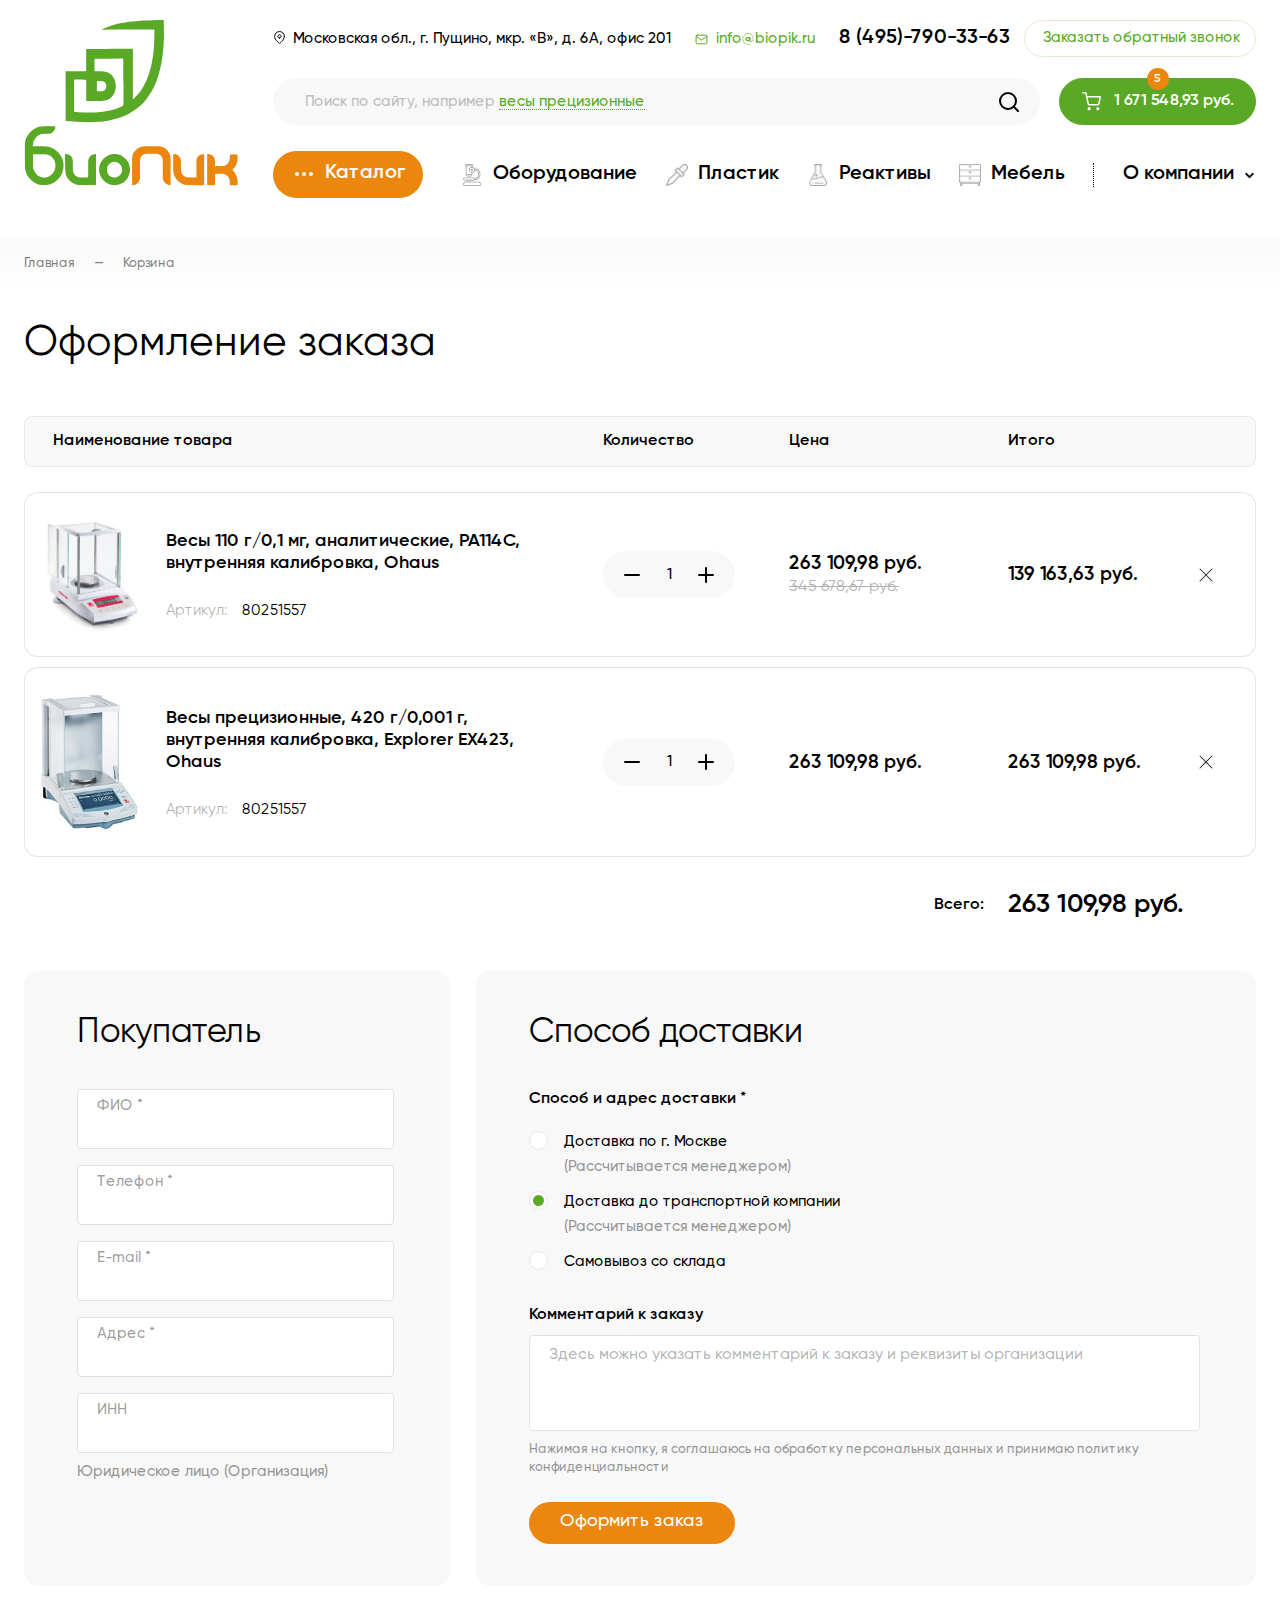
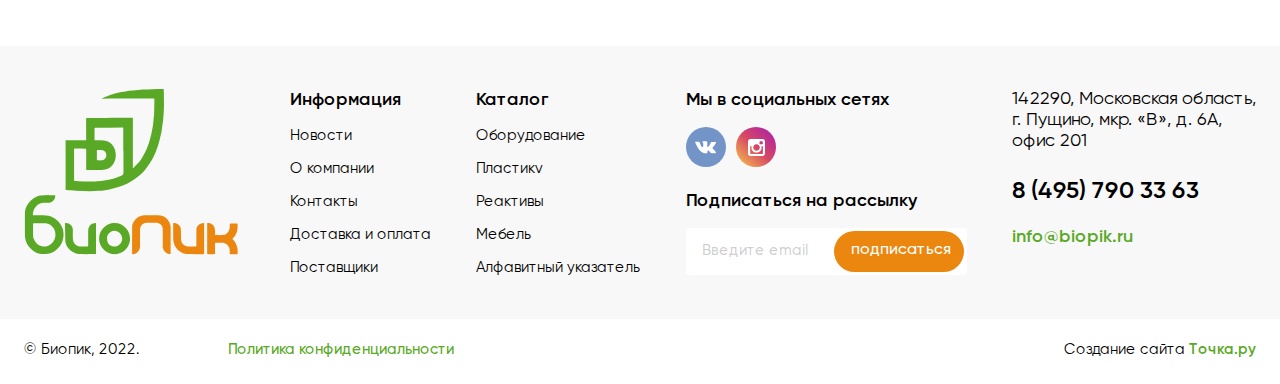
<file: cart.html>
<!DOCTYPE html>
<html lang="ru">
	<head>
		<meta http-equiv="Content-Type" content="text/html; charset=utf-8">

		<!-- Адаптирование страницы для мобильных устройств -->
		<meta name="viewport" content="width=device-width, initial-scale=1, maximum-scale=1">

		<!-- Запрет распознования номера телефона -->
		<meta name="format-detection" content="telephone=no">
		<meta name="SKYPE_TOOLBAR" content ="SKYPE_TOOLBAR_PARSER_COMPATIBLE">

		<!-- Заголовок страницы -->
		<title>Заголовок страницы</title>

		<!-- Данное значение часто используют(использовали) поисковые системы -->
		<meta name="description" content="">
		<meta name="keywords" content="">

		<!-- Изменение цвета панели моб. браузера -->
		<meta name="msapplication-TileColor" content="#59A926">
		<meta name="theme-color" content="#59A926">

		<!-- Подключение файлов стилей -->
		<link rel="stylesheet" href="css/swiper-bundle.min.css" async>
		<link rel="stylesheet" href="css/swiper.css" async>
		<link rel="stylesheet" href="css/fancybox.css" async>
		<link rel="stylesheet" href="css/ion.rangeSlider.css" async>
		<link rel="stylesheet" href="css/styles.css" async>

		<link rel="stylesheet" href="css/response_1279.css" media="print, (max-width: 1279px)" async>
		<link rel="stylesheet" href="css/response_1023.css" media="print, (max-width: 1023px)" async>
		<link rel="stylesheet" href="css/response_767.css" media="print, (max-width: 767px)" async>
		<link rel="stylesheet" href="css/response_479.css" media="(max-width: 479px)" async>
	</head>

	<body>
		<div class="wrap">
			<div class="main">
				<header>
					<button class="mob_close_btn"></button>

					<div class="mob_scroll">
						<div class="info">
							<div class="cont row">
								<a href="/" class="logo">
									<img src="images/logo.svg" alt="">
								</a>

								<div class="data">
									<div class="row">
										<div class="location">
											<svg class="icon"><use xlink:href="images/sprite.svg#ic_location"></use></svg>
											<span>Московская обл., г. Пущино, мкр. «В», д. 6А, офис 201</span>
										</div>

										<div class="email">
											<a href="mailto:info@biopik.ru">
												<svg class="icon"><use xlink:href="images/sprite.svg#ic_email"></use></svg>
												<span>info@biopik.ru</span>
											</a>
										</div>

										<div class="phone">
											<a href="tel:84957903363">8 (495)-790-33-63</a>
										</div>

										<button class="callback_btn modal_btn" data-modal="#callback_modal">Заказать обратный звонок</button>
									</div>

									<div class="row">
										<div class="search">
											<form action="">
												<input type="text" name="" value="" class="input">

												<div class="label">
													<span>Поиск по сайту, например <a href="/">весы прецизионные</a></span>
												</div>

												<button type="submit" class="submit_btn">
													<svg class="icon"><use xlink:href="images/sprite.svg#ic_search"></use></svg>
												</button>
											</form>
										</div>

										<a href="/" class="cart_link">
											<svg class="icon"><use xlink:href="images/sprite.svg#ic_cart"></use></svg>
											<span>1 671 548,93 руб.</span>
											<div class="count">5</div>
										</a>
									</div>

									<div class="row">
										<div class="fixed_phone phone">
											<a href="tel:84957903363">8 (495)-790-33-63</a>
										</div>

										<div class="catalog modal_cont">
											<button class="btn mini_modal_btn" data-modal-id="#catalog_modal">
												<svg class="icon"><use xlink:href="images/sprite.svg#ic_menu"></use></svg>
												<span>Каталог</span>
											</button>

											<div class="mini_modal" id="catalog_modal">
												<div class="item">
													<a href="/" class="sub_link">
														<span>Оборудование</span>
														<svg class="arrow"><use xlink:href="images/sprite.svg#ic_arr_left"></use></svg>
													</a>

													<div class="level3">
														<div><a href="/">Автоматические дозаторы</a></div>
														<div><a href="/">Весы</a></div>
														<div><a href="/">Центрифуги</a></div>
														<div><a href="/">Морозильники (Кельвинаторы)</a></div>
														<div><a href="/">Бактерицидные облучатели</a></div>
													</div>
												</div>

												<div class="item">
													<a href="/" class="sub_link">
														<span>Пластик</span>
														<svg class="arrow"><use xlink:href="images/sprite.svg#ic_arr_left"></use></svg>
													</a>

													<div class="level3">
														<div><a href="/">Автоматические дозаторы</a></div>
														<div><a href="/">Весы</a></div>
														<div><a href="/">Центрифуги</a></div>
														<div><a href="/">Морозильники (Кельвинаторы)</a></div>
														<div><a href="/">Бактерицидные облучатели</a></div>
													</div>
												</div>

												<div class="item">
													<a href="/" class="sub_link">
														<span>Реактивы</span>
														<svg class="arrow"><use xlink:href="images/sprite.svg#ic_arr_left"></use></svg>
													</a>

													<div class="level3">
														<div><a href="/">Автоматические дозаторы</a></div>
														<div><a href="/">Весы</a></div>
														<div><a href="/">Центрифуги</a></div>
														<div><a href="/">Морозильники (Кельвинаторы)</a></div>
														<div><a href="/">Бактерицидные облучатели</a></div>
													</div>
												</div>

												<div class="item">
													<a href="/" class="sub_link">
														<span>Мебель</span>
														<svg class="arrow"><use xlink:href="images/sprite.svg#ic_arr_left"></use></svg>
													</a>

													<div class="level3">
														<div><a href="/">Автоматические дозаторы</a></div>
														<div><a href="/">Весы</a></div>
														<div><a href="/">Центрифуги</a></div>
														<div><a href="/">Морозильники (Кельвинаторы)</a></div>
														<div><a href="/">Бактерицидные облучатели</a></div>
													</div>
												</div>

												<div class="item">
													<a href="/" class="sub_link">
														<span>Алфавитный указатель</span>
														<svg class="arrow"><use xlink:href="images/sprite.svg#ic_arr_left"></use></svg>
													</a>

													<div class="level3">
														<div><a href="/">Автоматические дозаторы</a></div>
														<div><a href="/">Весы</a></div>
														<div><a href="/">Центрифуги</a></div>
														<div><a href="/">Морозильники (Кельвинаторы)</a></div>
														<div><a href="/">Бактерицидные облучатели</a></div>
													</div>
												</div>
											</div>
										</div>

										<nav class="menu row">
											<div class="menu_item">
												<a href="/" class="sub_link">
													<img data-src="images/tmp/ic_category.png" alt="" class="icon lazyload">
													<span>Оборудование</span>
												</a>
											</div>

											<div class="menu_item">
												<a href="/">
													<img data-src="images/tmp/ic_category2.png" alt="" class="icon lazyload">
													<span>Пластик</span>
												</a>
											</div>

											<div class="menu_item">
												<a href="/">
													<img data-src="images/tmp/ic_category3.png" alt="" class="icon lazyload">
													<span>Реактивы</span>
												</a>
											</div>

											<div class="menu_item">
												<a href="/">
													<img data-src="images/tmp/ic_category4.png" alt="" class="icon lazyload">
													<span>Мебель</span>
												</a>
											</div>

											<div class="sep"></div>

											<div class="menu_item">
												<a href="/">
													<span>О компании</span>
													<svg class="arrow"><use xlink:href="images/sprite.svg#ic_arr_down"></use></svg>
												</a>
											</div>
										</nav>
									</div>
								</div>
							</div>
						</div>
					</div>
				</header>


				<section class="mob_header">
					<div class="cont row">
						<a href="/" class="logo">
							<img src="images/logo.svg" alt="">
						</a>

						<div class="email">
							<a href="mailto:info@biopik.ru">
								<svg class="icon"><use xlink:href="images/sprite.svg#ic_email"></use></svg>
								<span>info@biopik.ru</span>
							</a>
						</div>

						<div class="phone">
							<a href="tel:84957903363">8 (495)-790-33-63</a>
						</div>

						<a href="/" class="cart_link">
							<svg class="icon"><use xlink:href="images/sprite.svg#ic_cart"></use></svg>
							<div class="count">5</div>
						</a>

						<button class="mob_menu_btn">
							<span></span>
						</button>

						<div class="search">
							<form action="">
								<input type="text" name="" value="" class="input">

								<div class="label">
									<span>Поиск по сайту<span>, например <a href="/">весы прецизионные</a></span></span>
								</div>

								<button type="submit" class="submit_btn">
									<svg class="icon"><use xlink:href="images/sprite.svg#ic_search"></use></svg>
								</button>
							</form>
						</div>
					</div>
				</section>


				<section class="page_head">
					<div class="cont">
						<div class="breadcrumbs">
							<a href="/">Главная</a> <span class="sep">—</span>
							<span class="current">Корзина</span>
						</div>

						<h1 class="page_title">Оформление заказа</h1>
					</div>
				</section>


				<section class="cart_info">
					<div class="cont">
						<div class="titles">
							<div class="col_thumb_info">Наименование товара</div>
							<div class="col_amount">Количество</div>
							<div class="col_price">Цена</div>
							<div class="col_price_total">Итого</div>
							<div class="col_action"></div>
						</div>

						<div class="product">
							<div class="col_thumb">
								<a href="/" class="thumb" target="_blank">
									<img data-src="images/tmp/product_thumb.jpg" alt="" class="lazyload">
								</a>
							</div>

							<div class="col_info">
								<div class="name">
									<a href="/">Весы 110 г/0,1 мг, аналитические, PA114C, внутренняя калибровка, Ohaus</a>
								</div>

								<div class="articul"><span>Артикул:</span> 80251557</div>
							</div>

							<div class="col_amount" data-column="Количество">
								<div class="amount">
									<button type="button" class="minus">
										<svg class="icon"><use xlink:href="images/sprite.svg#ic_minus"></use></svg>
									</button>

									<input type="text" value="1" class="input"
									  data-minimum="1" data-maximum="99" data-step="1" data-unit="" maxlength="2">

									<button type="button" class="plus">
										<svg class="icon"><use xlink:href="images/sprite.svg#ic_plus"></use></svg>
									</button>
								</div>
							</div>

							<div class="col_price price" data-column="Цена">
								<div>263 109,98 руб.</div>
								<div class="old">345 678,67 руб.</div>
							</div>

							<div class="col_price_total price" data-column="Итого">
								<div>139 163,63 руб.</div>
							</div>

							<div class="col_action">
								<button class="delete_btn">
									<svg class="icon"><use xlink:href="images/sprite.svg#ic_close"></use></svg>
								</button>
							</div>
						</div>

						<div class="product">
							<div class="col_thumb">
								<a href="/" class="thumb" target="_blank">
									<img data-src="images/tmp/product_thumb2.jpg" alt="" class="lazyload">
								</a>
							</div>

							<div class="col_info">
								<div class="name">
									<a href="/">Весы прецизионные, 420 г/0,001 г, внутренняя калибровка, Explorer EX423, Ohaus</a>
								</div>

								<div class="articul"><span>Артикул:</span> 80251557</div>
							</div>

							<div class="col_amount" data-column="Количество">
								<div class="amount">
									<button type="button" class="minus">
										<svg class="icon"><use xlink:href="images/sprite.svg#ic_minus"></use></svg>
									</button>

									<input type="text" value="1" class="input"
									  data-minimum="1" data-maximum="99" data-step="1" data-unit="" maxlength="2">

									<button type="button" class="plus">
										<svg class="icon"><use xlink:href="images/sprite.svg#ic_plus"></use></svg>
									</button>
								</div>
							</div>

							<div class="col_price price" data-column="Цена">
								<div>263 109,98 руб.</div>
							</div>

							<div class="col_price_total price" data-column="Итого">
								<div>263 109,98 руб.</div>
							</div>

							<div class="col_action">
								<button class="delete_btn">
									<svg class="icon"><use xlink:href="images/sprite.svg#ic_close"></use></svg>
								</button>
							</div>
						</div>

						<div class="cart_total">
							<div>Всего:</div>
							<div class="price">263 109,98 руб.</div>
						</div>
					</div>
				</section>


				<section class="checkout_info block">
					<div class="cont">
						<form action="" class="form">
							<div class="col_left">
								<div class="title">Покупатель</div>

								<div class="line">
									<div class="field">
										<div class="label">ФИО *</div>
										<input type="text" name="" value="" class="input">
									</div>
								</div>

								<div class="line">
									<div class="field">
										<div class="label">Телефон *</div>
										<input type="tel" name="" value="" class="input">
									</div>
								</div>

								<div class="line">
									<div class="field">
										<div class="label">E-mail *</div>
										<input type="email" name="" value="" class="input">
									</div>
								</div>

								<div class="line">
									<div class="field">
										<div class="label">Адрес *</div>
										<input type="text" name="" value="" class="input">
									</div>
								</div>

								<div class="line">
									<div class="field">
										<div class="label">ИНН</div>
										<input type="text" name="" value="" class="input">
									</div>

									<div class="exp">Юридическое лицо (Организация)</div>
								</div>
							</div>

							<div class="col_right">
								<div class="title">Способ доставки</div>

								<div class="line payment_method">
									<div class="label">Способ и адрес доставки *</div>

									<div class="field">
										<input type="radio" name="payment_method" id="payment_method1">
										<label for="payment_method1">
											<div>
												<div>Доставка по г. Москве</div>
												<div class="exp">(Рассчитывается менеджером)</div>
											</div>
										</label>
									</div>

									<div class="field">
										<input type="radio" name="payment_method" id="payment_method2" checked>
										<label for="payment_method2">
											<div>
												<div>Доставка до транспортной компании</div>
												<div class="exp">(Рассчитывается менеджером)</div>
											</div>
										</label>
									</div>

									<div class="field">
										<input type="radio" name="payment_method" id="payment_method3">
										<label for="payment_method3">
											<div>Самовывоз со склада</div>
										</label>
									</div>
								</div>

								<div class="line">
									<div class="label">Комментарий к заказу</div>

									<div class="field">
										<textarea name="" placeholder="Здесь можно указать комментарий к заказу и реквизиты организации"></textarea>
									</div>

									<div class="exp mini">Нажимая на кнопку, я соглашаюсь на обработку персональных данных и принимаю  политику конфиденциальности</div>
								</div>

								<div class="submit">
									<button type="submit" class="submit_btn">Оформить заказ</button>
								</div>
							</div>
						</form>
					</div>
				</section>
			</div>


			<footer>
				<div class="info">
					<div class="cont row">
						<div class="logo">
							<img src="images/logo.svg" alt="">
						</div>

						<div class="links">
							<div class="title">Информация</div>

							<div class="items">
								<div><a href="/">Новости</a></div>
								<div><a href="/">О компании</a></div>
								<div><a href="/">Контакты</a></div>
								<div><a href="/">Доставка и оплата</a></div>
								<div><a href="/">Поставщики</a></div>
							</div>
						</div>

						<div class="links">
							<div class="title">Каталог</div>

							<div class="items">
								<div><a href="/">Оборудование</a></div>
								<div><a href="/">Пластикv</a></div>
								<div><a href="/">Реактивы</a></div>
								<div><a href="/">Мебель</a></div>
								<div><a href="/">Алфавитный указатель</a></div>
							</div>
						</div>

						<div class="col">
							<div class="socials">
								<div class="title">Мы в социальных сетях</div>

								<div class="items">
									<a href="/" target="_blank" rel="noopener nofollow">
										<img src="images/ic_vk.svg" alt="">
									</a>

									<a href="/" target="_blank" rel="noopener nofollow">
										<img src="images/ic_instagram.svg" alt="">
									</a>
								</div>
							</div>

							<div class="subscribe">
								<div class="title">Подписаться на рассылку</div>

								<form action="">
									<input type="email" name="" value="" class="input" placeholder="Введите email">

									<button type="submit" class="submit_btn">подписаться</button>
								</form>
							</div>
						</div>

						<div class="contacts">
							<div class="location">
								142290, Московская область,<br>
								г. Пущино, мкр. «В», д. 6А,<br>
								офис 201
							</div>

							<div class="phone">
								<a href="tel:84957903363">8 (495) 790 33 63</a>
							</div>

							<div class="email">
								<a href="mailto:info@biopik.ru">info@biopik.ru</a>
							</div>
						</div>
					</div>
				</div>

				<div class="bottom">
					<div class="cont row">
						<div class="copyright">&copy; Биопик, 2022.</div>

						<div class="links">
							<div><a href="/">Политика конфиденциальности</a></div>
						</div>

						<div class="creator">
							<a href="/">Создание сайта <b>Точка.ру</b></a>
						</div>
					</div>
				</div>
			</footer>


			<div class="overlay"></div>
		</div>


		<div class="supports_error">
			Ваш браузер устарел рекомендуем обновить его до последней версии<br> или использовать другой более современный.
		</div>


		<section class="modal" id="get_prices_modal">
			<div class="modal_head">
				<div class="title">Получить коммерческое предложение</div>

				<div class="desc">Менеджер подготовит предложение и позвонит, если потребуется уточнить детали заказа.</div>
			</div>

			<div class="modal_data">
				<form action="" class="form">
					<div class="columns row">
						<div class="line width1of3">
							<div class="field">
								<div class="label">Как к Вам обращаться?</div>
								<input type="text" name="" value="" class="input" placeholder="Имя">
							</div>
						</div>

						<div class="line width1of3">
							<div class="field">
								<div class="label">Электронная почта*:</div>
								<input type="email" name="" value="" class="input" placeholder="example@mail.ru">
							</div>
						</div>

						<div class="line width1of3">
							<div class="field">
								<div class="label">Телефон:</div>
								<input type="tel" name="" value="" class="input" placeholder="+79045673344">
							</div>
						</div>
					</div>

					<div class="line">
						<div class="field">
							<div class="label">Комментарий (если есть)</div>
							<textarea name=""></textarea>
						</div>
					</div>

					<div class="line file">
						<div class="field">
							<input type="file" name="file" id="file">
							<label for="file">Прикрепить файл (до 15 Мб)</label>
						</div>
					</div>

					<div class="submit">
						<div class="agree">
							Нажимая на кнопку, я соглашаюсь на обработку моих персональных данных и принимаю <a href="/" target="_blank">политику конфиденциальности</a>
						</div>

						<button type="submit" class="submit_btn">отправить</button>
					</div>
				</form>
			</div>
		</section>


		<section class="modal" id="callback_modal">
			<div class="modal_head">
				<div class="title">Заказать обратный звонок</div>

				<div class="desc">Менеджер подготовит предложение и позвонит, если потребуется уточнить детали заказа.</div>
			</div>

			<div class="modal_data">
				<form action="" class="form">
					<div class="columns row">
						<div class="line">
							<div class="field">
								<div class="label">Как к Вам обращаться?</div>
								<input type="text" name="" value="" class="input" placeholder="Имя">
							</div>
						</div>

						<div class="line">
							<div class="field">
								<div class="label">Телефон:</div>
								<input type="tel" name="" value="" class="input" placeholder="+79045673344">
							</div>
						</div>
					</div>

					<div class="line">
						<div class="field">
							<div class="label">Ваш вопрос</div>
							<textarea name=""></textarea>
						</div>
					</div>

					<div class="submit">
						<div class="agree">
							Нажимая на кнопку, я соглашаюсь на обработку моих персональных данных и принимаю <a href="/" target="_blank">политику конфиденциальности</a>
						</div>

						<button type="submit" class="submit_btn">заказать</button>
					</div>
				</form>
			</div>
		</section>


		<!-- Подключение javascript файлов -->
		<script src="js/jquery-3.5.0.min.js"></script>
		<script src="js/swiper-bundle.min.js"></script>
		<script src="js/inputmask.min.js"></script>
		<script src="js/nice-select.js"></script>
		<script src="js/ion.rangeSlider.min.js"></script>
		<script src="js/fancybox.min.js"></script>
		<script src="js/functions.js"></script>
		<script src="js/scripts.js"></script>
	</body>
</html>
</file>
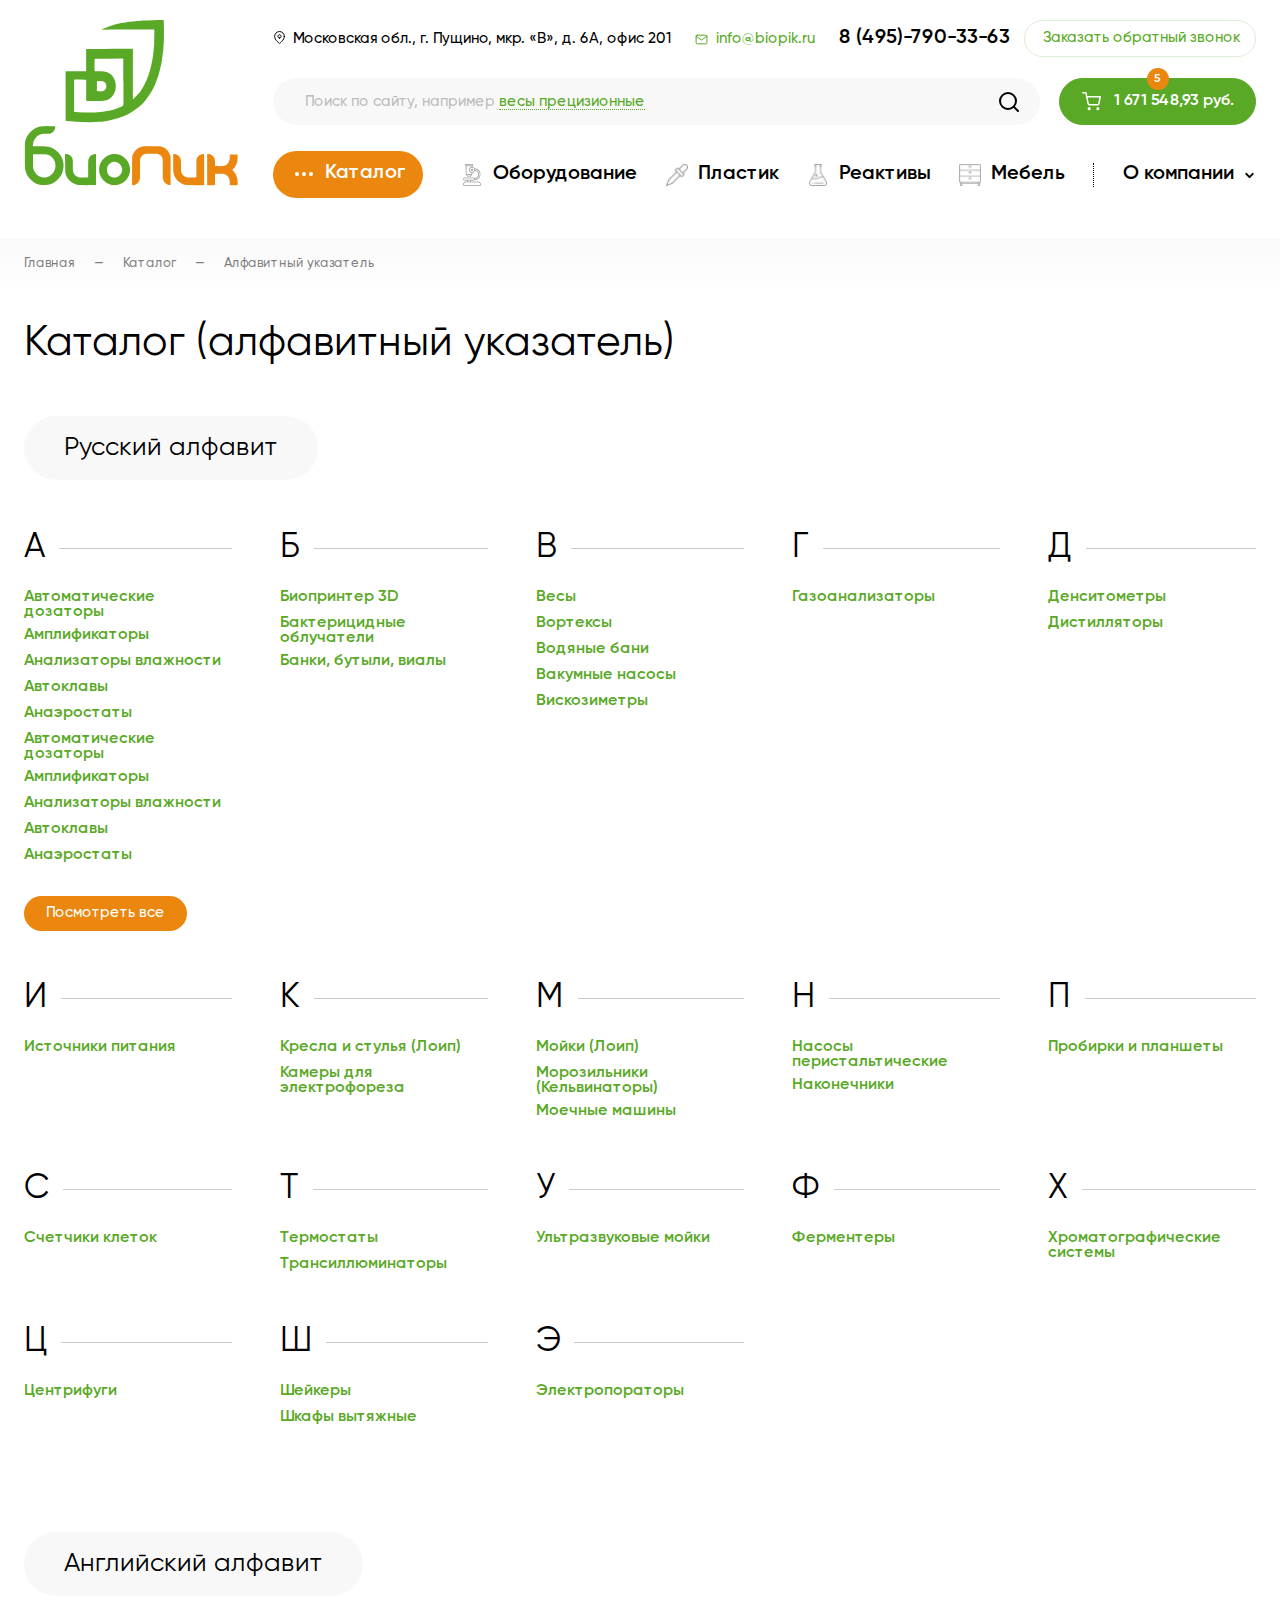
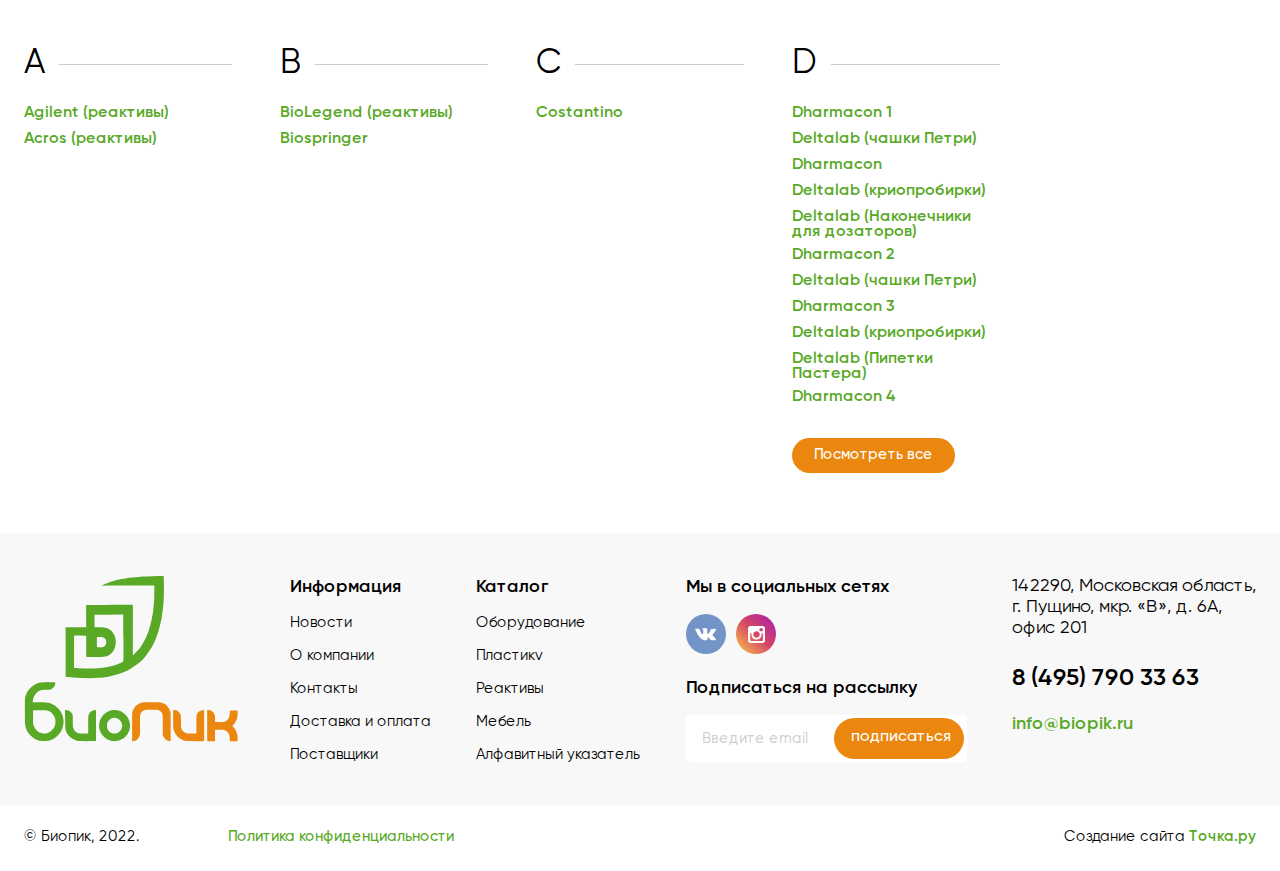
<file: catalog.html>
<!DOCTYPE html>
<html lang="ru">
	<head>
		<meta http-equiv="Content-Type" content="text/html; charset=utf-8">

		<!-- Адаптирование страницы для мобильных устройств -->
		<meta name="viewport" content="width=device-width, initial-scale=1, maximum-scale=1">

		<!-- Запрет распознования номера телефона -->
		<meta name="format-detection" content="telephone=no">
		<meta name="SKYPE_TOOLBAR" content ="SKYPE_TOOLBAR_PARSER_COMPATIBLE">

		<!-- Заголовок страницы -->
		<title>Заголовок страницы</title>

		<!-- Данное значение часто используют(использовали) поисковые системы -->
		<meta name="description" content="">
		<meta name="keywords" content="">

		<!-- Изменение цвета панели моб. браузера -->
		<meta name="msapplication-TileColor" content="#59A926">
		<meta name="theme-color" content="#59A926">

		<!-- Подключение файлов стилей -->
		<link rel="stylesheet" href="css/swiper-bundle.min.css" async>
		<link rel="stylesheet" href="css/swiper.css" async>
		<link rel="stylesheet" href="css/fancybox.css" async>
		<link rel="stylesheet" href="css/ion.rangeSlider.css" async>
		<link rel="stylesheet" href="css/styles.css" async>

		<link rel="stylesheet" href="css/response_1279.css" media="print, (max-width: 1279px)" async>
		<link rel="stylesheet" href="css/response_1023.css" media="print, (max-width: 1023px)" async>
		<link rel="stylesheet" href="css/response_767.css" media="print, (max-width: 767px)" async>
		<link rel="stylesheet" href="css/response_479.css" media="(max-width: 479px)" async>
	</head>

	<body>
		<div class="wrap">
			<div class="main">
				<header>
					<button class="mob_close_btn"></button>

					<div class="mob_scroll">
						<div class="info">
							<div class="cont row">
								<a href="/" class="logo">
									<img src="images/logo.svg" alt="">
								</a>

								<div class="data">
									<div class="row">
										<div class="location">
											<svg class="icon"><use xlink:href="images/sprite.svg#ic_location"></use></svg>
											<span>Московская обл., г. Пущино, мкр. «В», д. 6А, офис 201</span>
										</div>

										<div class="email">
											<a href="mailto:info@biopik.ru">
												<svg class="icon"><use xlink:href="images/sprite.svg#ic_email"></use></svg>
												<span>info@biopik.ru</span>
											</a>
										</div>

										<div class="phone">
											<a href="tel:84957903363">8 (495)-790-33-63</a>
										</div>

										<button class="callback_btn modal_btn" data-modal="#callback_modal">Заказать обратный звонок</button>
									</div>

									<div class="row">
										<div class="search">
											<form action="">
												<input type="text" name="" value="" class="input">

												<div class="label">
													<span>Поиск по сайту, например <a href="/">весы прецизионные</a></span>
												</div>

												<button type="submit" class="submit_btn">
													<svg class="icon"><use xlink:href="images/sprite.svg#ic_search"></use></svg>
												</button>
											</form>
										</div>

										<a href="/" class="cart_link">
											<svg class="icon"><use xlink:href="images/sprite.svg#ic_cart"></use></svg>
											<span>1 671 548,93 руб.</span>
											<div class="count">5</div>
										</a>
									</div>

									<div class="row">
										<div class="fixed_phone phone">
											<a href="tel:84957903363">8 (495)-790-33-63</a>
										</div>

										<div class="catalog modal_cont">
											<button class="btn mini_modal_btn" data-modal-id="#catalog_modal">
												<svg class="icon"><use xlink:href="images/sprite.svg#ic_menu"></use></svg>
												<span>Каталог</span>
											</button>

											<div class="mini_modal" id="catalog_modal">
												<div class="item">
													<a href="/" class="sub_link">
														<span>Оборудование</span>
														<svg class="arrow"><use xlink:href="images/sprite.svg#ic_arr_left"></use></svg>
													</a>

													<div class="level3">
														<div><a href="/">Автоматические дозаторы</a></div>
														<div><a href="/">Весы</a></div>
														<div><a href="/">Центрифуги</a></div>
														<div><a href="/">Морозильники (Кельвинаторы)</a></div>
														<div><a href="/">Бактерицидные облучатели</a></div>
													</div>
												</div>

												<div class="item">
													<a href="/" class="sub_link">
														<span>Пластик</span>
														<svg class="arrow"><use xlink:href="images/sprite.svg#ic_arr_left"></use></svg>
													</a>

													<div class="level3">
														<div><a href="/">Автоматические дозаторы</a></div>
														<div><a href="/">Весы</a></div>
														<div><a href="/">Центрифуги</a></div>
														<div><a href="/">Морозильники (Кельвинаторы)</a></div>
														<div><a href="/">Бактерицидные облучатели</a></div>
													</div>
												</div>

												<div class="item">
													<a href="/" class="sub_link">
														<span>Реактивы</span>
														<svg class="arrow"><use xlink:href="images/sprite.svg#ic_arr_left"></use></svg>
													</a>

													<div class="level3">
														<div><a href="/">Автоматические дозаторы</a></div>
														<div><a href="/">Весы</a></div>
														<div><a href="/">Центрифуги</a></div>
														<div><a href="/">Морозильники (Кельвинаторы)</a></div>
														<div><a href="/">Бактерицидные облучатели</a></div>
													</div>
												</div>

												<div class="item">
													<a href="/" class="sub_link">
														<span>Мебель</span>
														<svg class="arrow"><use xlink:href="images/sprite.svg#ic_arr_left"></use></svg>
													</a>

													<div class="level3">
														<div><a href="/">Автоматические дозаторы</a></div>
														<div><a href="/">Весы</a></div>
														<div><a href="/">Центрифуги</a></div>
														<div><a href="/">Морозильники (Кельвинаторы)</a></div>
														<div><a href="/">Бактерицидные облучатели</a></div>
													</div>
												</div>

												<div class="item">
													<a href="/" class="sub_link">
														<span>Алфавитный указатель</span>
														<svg class="arrow"><use xlink:href="images/sprite.svg#ic_arr_left"></use></svg>
													</a>

													<div class="level3">
														<div><a href="/">Автоматические дозаторы</a></div>
														<div><a href="/">Весы</a></div>
														<div><a href="/">Центрифуги</a></div>
														<div><a href="/">Морозильники (Кельвинаторы)</a></div>
														<div><a href="/">Бактерицидные облучатели</a></div>
													</div>
												</div>
											</div>
										</div>

										<nav class="menu row">
											<div class="menu_item">
												<a href="/" class="sub_link">
													<img data-src="images/tmp/ic_category.png" alt="" class="icon lazyload">
													<span>Оборудование</span>
												</a>
											</div>

											<div class="menu_item">
												<a href="/">
													<img data-src="images/tmp/ic_category2.png" alt="" class="icon lazyload">
													<span>Пластик</span>
												</a>
											</div>

											<div class="menu_item">
												<a href="/">
													<img data-src="images/tmp/ic_category3.png" alt="" class="icon lazyload">
													<span>Реактивы</span>
												</a>
											</div>

											<div class="menu_item">
												<a href="/">
													<img data-src="images/tmp/ic_category4.png" alt="" class="icon lazyload">
													<span>Мебель</span>
												</a>
											</div>

											<div class="sep"></div>

											<div class="menu_item">
												<a href="/">
													<span>О компании</span>
													<svg class="arrow"><use xlink:href="images/sprite.svg#ic_arr_down"></use></svg>
												</a>
											</div>
										</nav>
									</div>
								</div>
							</div>
						</div>
					</div>
				</header>


				<section class="mob_header">
					<div class="cont row">
						<a href="/" class="logo">
							<img src="images/logo.svg" alt="">
						</a>

						<div class="email">
							<a href="mailto:info@biopik.ru">
								<svg class="icon"><use xlink:href="images/sprite.svg#ic_email"></use></svg>
								<span>info@biopik.ru</span>
							</a>
						</div>

						<div class="phone">
							<a href="tel:84957903363">8 (495)-790-33-63</a>
						</div>

						<a href="/" class="cart_link">
							<svg class="icon"><use xlink:href="images/sprite.svg#ic_cart"></use></svg>
							<div class="count">5</div>
						</a>

						<button class="mob_menu_btn">
							<span></span>
						</button>

						<div class="search">
							<form action="">
								<input type="text" name="" value="" class="input">

								<div class="label">
									<span>Поиск по сайту<span>, например <a href="/">весы прецизионные</a></span></span>
								</div>

								<button type="submit" class="submit_btn">
									<svg class="icon"><use xlink:href="images/sprite.svg#ic_search"></use></svg>
								</button>
							</form>
						</div>
					</div>
				</section>


				<section class="page_head">
					<div class="cont">
						<div class="breadcrumbs">
							<a href="/">Главная</a> <span class="sep">—</span>
							<a href="/">Каталог</a> <span class="sep">—</span>
							<span class="current">Алфавитный указатель</span>
						</div>

						<h1 class="page_title">Каталог (алфавитный указатель)</h1>
					</div>
				</section>


				<section class="catalog_info block">
					<div class="cont">
						<div class="alphabet">
							<div class="alphabet_name">Русский алфавит</div>

							<div class="grid">
								<div class="item">
									<div class="letter"><span>A</span></div>

									<div class="items">
										<div><a href="/">Автоматические дозаторы</a></div>
										<div><a href="/">Амплификаторы</a></div>
										<div><a href="/">Анализаторы влажности</a></div>
										<div><a href="/">Автоклавы</a></div>
										<div><a href="/">Анаэростаты</a></div>
										<div><a href="/">Автоматические дозаторы</a></div>
										<div><a href="/">Амплификаторы</a></div>
										<div><a href="/">Анализаторы влажности</a></div>
										<div><a href="/">Автоклавы</a></div>
										<div><a href="/">Анаэростаты</a></div>
										<div class="hide">
											<div><a href="/">Амплификаторы</a></div>
											<div><a href="/">Анализаторы влажности</a></div>
											<div><a href="/">Автоклавы</a></div>
											<div><a href="/">Анаэростаты</a></div>
										</div>
									</div>

									<button class="spoler_btn">
										<span>Посмотреть все</span>
										<span>Свернуть список</span>
									</button>
								</div>

								<div class="item">
									<div class="letter"><span>Б</span></div>

									<div class="items">
										<div><a href="/">Биопринтер 3D</a></div>
										<div><a href="/">Бактерицидные облучатели</a></div>
										<div><a href="/">Банки, бутыли, виалы</a></div>
									</div>
								</div>

								<div class="item">
									<div class="letter"><span>В</span></div>

									<div class="items">
										<div><a href="/">Весы</a></div>
										<div><a href="/">Вортексы</a></div>
										<div><a href="/">Водяные бани</a></div>
										<div><a href="/">Вакумные насосы</a></div>
										<div><a href="/">Вискозиметры</a></div>
									</div>
								</div>

								<div class="item">
									<div class="letter"><span>Г</span></div>

									<div class="items">
										<div><a href="/">Газоанализаторы</a></div>
									</div>
								</div>

								<div class="item">
									<div class="letter"><span>Д</span></div>

									<div class="items">
										<div><a href="/">Денситометры</a></div>
										<div><a href="/">Дистилляторы</a></div>
									</div>
								</div>

								<div class="item">
									<div class="letter"><span>И</span></div>

									<div class="items">
										<div><a href="/">Источники питания</a></div>
									</div>
								</div>

								<div class="item">
									<div class="letter"><span>К</span></div>

									<div class="items">
										<div><a href="/">Кресла и стулья (Лоип)</a></div>
										<div><a href="/">Камеры для электрофореза</a></div>
									</div>
								</div>

								<div class="item">
									<div class="letter"><span>М</span></div>

									<div class="items">
										<div><a href="/">Мойки (Лоип)</a></div>
										<div><a href="/">Морозильники (Кельвинаторы)</a></div>
										<div><a href="/">Моечные машины</a></div>
									</div>
								</div>

								<div class="item">
									<div class="letter"><span>Н</span></div>

									<div class="items">
										<div><a href="/">Насосы перистальтические</a></div>
										<div><a href="/">Наконечники</a></div>
									</div>
								</div>

								<div class="item">
									<div class="letter"><span>П</span></div>

									<div class="items">
										<div><a href="/">Пробирки и планшеты</a></div>
									</div>
								</div>

								<div class="item">
									<div class="letter"><span>С</span></div>

									<div class="items">
										<div><a href="/">Счетчики клеток</a></div>
									</div>
								</div>

								<div class="item">
									<div class="letter"><span>Т</span></div>

									<div class="items">
										<div><a href="/">Термостаты</a></div>
										<div><a href="/">Трансиллюминаторы</a></div>
									</div>
								</div>

								<div class="item">
									<div class="letter"><span>У</span></div>

									<div class="items">
										<div><a href="/">Ультразвуковые мойки</a></div>
									</div>
								</div>

								<div class="item">
									<div class="letter"><span>Ф</span></div>

									<div class="items">
										<div><a href="/">Ферментеры</a></div>
									</div>
								</div>

								<div class="item">
									<div class="letter"><span>Х</span></div>

									<div class="items">
										<div><a href="/">Хроматографические системы</a></div>
									</div>
								</div>

								<div class="item">
									<div class="letter"><span>Ц</span></div>

									<div class="items">
										<div><a href="/">Центрифуги</a></div>
									</div>
								</div>

								<div class="item">
									<div class="letter"><span>Ш</span></div>

									<div class="items">
										<div><a href="/">Шейкеры</a></div>
										<div><a href="/">Шкафы вытяжные</a></div>
									</div>
								</div>

								<div class="item">
									<div class="letter"><span>Э</span></div>

									<div class="items">
										<div><a href="/">Электропораторы</a></div>
									</div>
								</div>
							</div>
						</div>


						<div class="alphabet">
							<div class="alphabet_name">Английский алфавит</div>

							<div class="grid">
								<div class="item">
									<div class="letter"><span>A</span></div>

									<div class="items">
										<div><a href="/">Agilent (реактивы)</a></div>
										<div><a href="/">Acros (реактивы)</a></div>
									</div>
								</div>

								<div class="item">
									<div class="letter"><span>B</span></div>

									<div class="items">
										<div><a href="/">BioLegend (реактивы)</a></div>
										<div><a href="/">Biospringer</a></div>
									</div>
								</div>

								<div class="item">
									<div class="letter"><span>C</span></div>

									<div class="items">
										<div><a href="/">Costantino</a></div>
									</div>
								</div>

								<div class="item">
									<div class="letter"><span>D</span></div>

									<div class="items">
										<div><a href="/">Dharmacon 1</a></div>
										<div><a href="/">Deltalab (чашки Петри)</a></div>
										<div><a href="/">Dharmacon</a></div>
										<div><a href="/">Deltalab (криопробирки)</a></div>
										<div><a href="/">Deltalab (Наконечники для дозаторов)</a></div>
										<div><a href="/">Dharmacon 2</a></div>
										<div><a href="/">Deltalab (чашки Петри)</a></div>
										<div><a href="/">Dharmacon 3</a></div>
										<div><a href="/">Deltalab (криопробирки)</a></div>
										<div><a href="/">Deltalab (Пипетки Пастера)</a></div>
										<div><a href="/">Dharmacon 4</a></div>
										<div class="hide">
											<div><a href="/">Deltalab (чашки Петри)</a></div>
											<div><a href="/">Dharmacon 5</a></div>
											<div><a href="/">Deltalab (криопробирки)</a></div>
											<div><a href="/">Deltalab (Пипетки Пастера)</a></div>
										</div>
									</div>

									<button class="spoler_btn">
										<span>Посмотреть все</span>
										<span>Свернуть список</span>
									</button>
								</div>
							</div>
						</div>
					</div>
				</section>
			</div>


			<footer>
				<div class="info">
					<div class="cont row">
						<div class="logo">
							<img src="images/logo.svg" alt="">
						</div>

						<div class="links">
							<div class="title">Информация</div>

							<div class="items">
								<div><a href="/">Новости</a></div>
								<div><a href="/">О компании</a></div>
								<div><a href="/">Контакты</a></div>
								<div><a href="/">Доставка и оплата</a></div>
								<div><a href="/">Поставщики</a></div>
							</div>
						</div>

						<div class="links">
							<div class="title">Каталог</div>

							<div class="items">
								<div><a href="/">Оборудование</a></div>
								<div><a href="/">Пластикv</a></div>
								<div><a href="/">Реактивы</a></div>
								<div><a href="/">Мебель</a></div>
								<div><a href="/">Алфавитный указатель</a></div>
							</div>
						</div>

						<div class="col">
							<div class="socials">
								<div class="title">Мы в социальных сетях</div>

								<div class="items">
									<a href="/" target="_blank" rel="noopener nofollow">
										<img src="images/ic_vk.svg" alt="">
									</a>

									<a href="/" target="_blank" rel="noopener nofollow">
										<img src="images/ic_instagram.svg" alt="">
									</a>
								</div>
							</div>

							<div class="subscribe">
								<div class="title">Подписаться на рассылку</div>

								<form action="">
									<input type="email" name="" value="" class="input" placeholder="Введите email">

									<button type="submit" class="submit_btn">подписаться</button>
								</form>
							</div>
						</div>

						<div class="contacts">
							<div class="location">
								142290, Московская область,<br>
								г. Пущино, мкр. «В», д. 6А,<br>
								офис 201
							</div>

							<div class="phone">
								<a href="tel:84957903363">8 (495) 790 33 63</a>
							</div>

							<div class="email">
								<a href="mailto:info@biopik.ru">info@biopik.ru</a>
							</div>
						</div>
					</div>
				</div>

				<div class="bottom">
					<div class="cont row">
						<div class="copyright">&copy; Биопик, 2022.</div>

						<div class="links">
							<div><a href="/">Политика конфиденциальности</a></div>
						</div>

						<div class="creator">
							<a href="/">Создание сайта <b>Точка.ру</b></a>
						</div>
					</div>
				</div>
			</footer>


			<div class="overlay"></div>
		</div>


		<div class="supports_error">
			Ваш браузер устарел рекомендуем обновить его до последней версии<br> или использовать другой более современный.
		</div>


		<section class="modal" id="get_prices_modal">
			<div class="modal_head">
				<div class="title">Получить коммерческое предложение</div>

				<div class="desc">Менеджер подготовит предложение и позвонит, если потребуется уточнить детали заказа.</div>
			</div>

			<div class="modal_data">
				<form action="" class="form">
					<div class="columns row">
						<div class="line width1of3">
							<div class="field">
								<div class="label">Как к Вам обращаться?</div>
								<input type="text" name="" value="" class="input" placeholder="Имя">
							</div>
						</div>

						<div class="line width1of3">
							<div class="field">
								<div class="label">Электронная почта*:</div>
								<input type="email" name="" value="" class="input" placeholder="example@mail.ru">
							</div>
						</div>

						<div class="line width1of3">
							<div class="field">
								<div class="label">Телефон:</div>
								<input type="tel" name="" value="" class="input" placeholder="+79045673344">
							</div>
						</div>
					</div>

					<div class="line">
						<div class="field">
							<div class="label">Комментарий (если есть)</div>
							<textarea name=""></textarea>
						</div>
					</div>

					<div class="line file">
						<div class="field">
							<input type="file" name="file" id="file">
							<label for="file">Прикрепить файл (до 15 Мб)</label>
						</div>
					</div>

					<div class="submit">
						<div class="agree">
							Нажимая на кнопку, я соглашаюсь на обработку моих персональных данных и принимаю <a href="/" target="_blank">политику конфиденциальности</a>
						</div>

						<button type="submit" class="submit_btn">отправить</button>
					</div>
				</form>
			</div>
		</section>


		<section class="modal" id="callback_modal">
			<div class="modal_head">
				<div class="title">Заказать обратный звонок</div>

				<div class="desc">Менеджер подготовит предложение и позвонит, если потребуется уточнить детали заказа.</div>
			</div>

			<div class="modal_data">
				<form action="" class="form">
					<div class="columns row">
						<div class="line">
							<div class="field">
								<div class="label">Как к Вам обращаться?</div>
								<input type="text" name="" value="" class="input" placeholder="Имя">
							</div>
						</div>

						<div class="line">
							<div class="field">
								<div class="label">Телефон:</div>
								<input type="tel" name="" value="" class="input" placeholder="+79045673344">
							</div>
						</div>
					</div>

					<div class="line">
						<div class="field">
							<div class="label">Ваш вопрос</div>
							<textarea name=""></textarea>
						</div>
					</div>

					<div class="submit">
						<div class="agree">
							Нажимая на кнопку, я соглашаюсь на обработку моих персональных данных и принимаю <a href="/" target="_blank">политику конфиденциальности</a>
						</div>

						<button type="submit" class="submit_btn">заказать</button>
					</div>
				</form>
			</div>
		</section>


		<!-- Подключение javascript файлов -->
		<script src="js/jquery-3.5.0.min.js"></script>
		<script src="js/swiper-bundle.min.js"></script>
		<script src="js/inputmask.min.js"></script>
		<script src="js/nice-select.js"></script>
		<script src="js/ion.rangeSlider.min.js"></script>
		<script src="js/fancybox.min.js"></script>
		<script src="js/functions.js"></script>
		<script src="js/scripts.js"></script>
	</body>
</html>
</file>
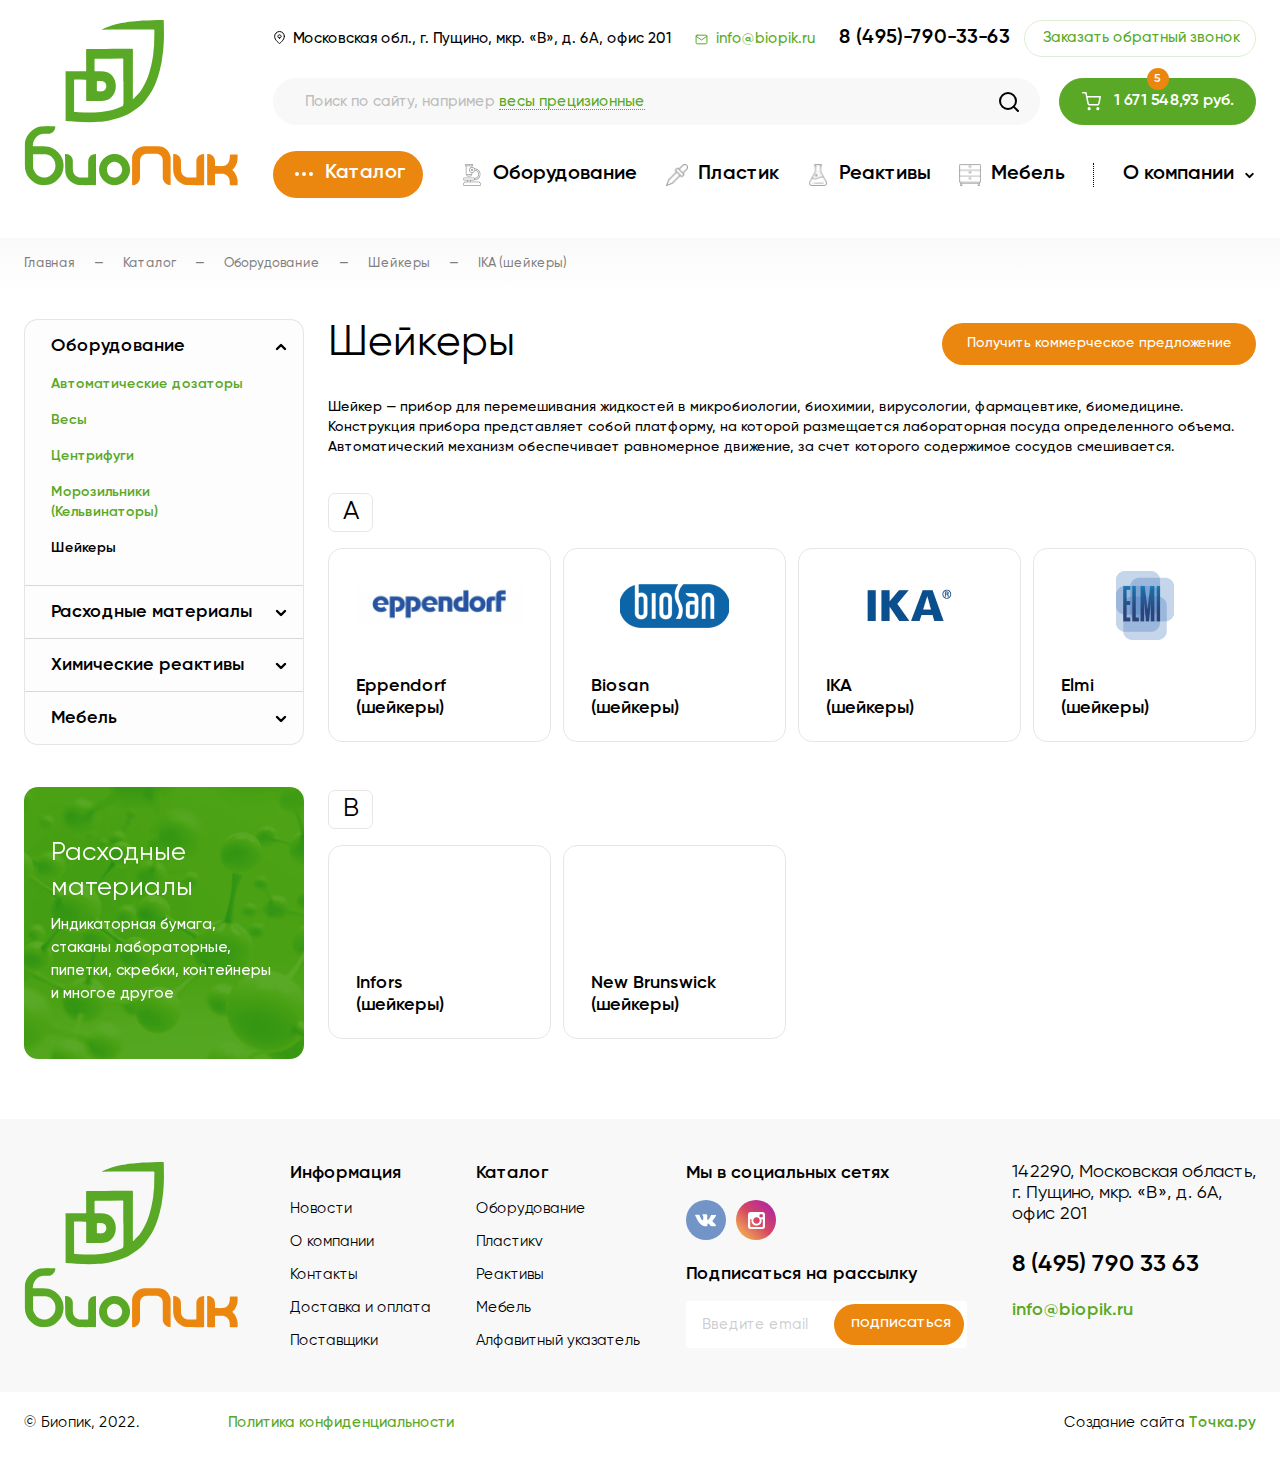
<file: category.html>
<!DOCTYPE html>
<html lang="ru">
	<head>
		<meta http-equiv="Content-Type" content="text/html; charset=utf-8">

		<!-- Адаптирование страницы для мобильных устройств -->
		<meta name="viewport" content="width=device-width, initial-scale=1, maximum-scale=1">

		<!-- Запрет распознования номера телефона -->
		<meta name="format-detection" content="telephone=no">
		<meta name="SKYPE_TOOLBAR" content ="SKYPE_TOOLBAR_PARSER_COMPATIBLE">

		<!-- Заголовок страницы -->
		<title>Заголовок страницы</title>

		<!-- Данное значение часто используют(использовали) поисковые системы -->
		<meta name="description" content="">
		<meta name="keywords" content="">

		<!-- Изменение цвета панели моб. браузера -->
		<meta name="msapplication-TileColor" content="#59A926">
		<meta name="theme-color" content="#59A926">

		<!-- Подключение файлов стилей -->
		<link rel="stylesheet" href="css/swiper-bundle.min.css" async>
		<link rel="stylesheet" href="css/swiper.css" async>
		<link rel="stylesheet" href="css/fancybox.css" async>
		<link rel="stylesheet" href="css/ion.rangeSlider.css" async>
		<link rel="stylesheet" href="css/styles.css" async>

		<link rel="stylesheet" href="css/response_1279.css" media="print, (max-width: 1279px)" async>
		<link rel="stylesheet" href="css/response_1023.css" media="print, (max-width: 1023px)" async>
		<link rel="stylesheet" href="css/response_767.css" media="print, (max-width: 767px)" async>
		<link rel="stylesheet" href="css/response_479.css" media="(max-width: 479px)" async>
	</head>

	<body>
		<div class="wrap">
			<div class="main">
				<header>
					<button class="mob_close_btn"></button>

					<div class="mob_scroll">
						<div class="info">
							<div class="cont row">
								<a href="/" class="logo">
									<img src="images/logo.svg" alt="">
								</a>

								<div class="data">
									<div class="row">
										<div class="location">
											<svg class="icon"><use xlink:href="images/sprite.svg#ic_location"></use></svg>
											<span>Московская обл., г. Пущино, мкр. «В», д. 6А, офис 201</span>
										</div>

										<div class="email">
											<a href="mailto:info@biopik.ru">
												<svg class="icon"><use xlink:href="images/sprite.svg#ic_email"></use></svg>
												<span>info@biopik.ru</span>
											</a>
										</div>

										<div class="phone">
											<a href="tel:84957903363">8 (495)-790-33-63</a>
										</div>

										<button class="callback_btn modal_btn" data-modal="#callback_modal">Заказать обратный звонок</button>
									</div>

									<div class="row">
										<div class="search">
											<form action="">
												<input type="text" name="" value="" class="input">

												<div class="label">
													<span>Поиск по сайту, например <a href="/">весы прецизионные</a></span>
												</div>

												<button type="submit" class="submit_btn">
													<svg class="icon"><use xlink:href="images/sprite.svg#ic_search"></use></svg>
												</button>
											</form>
										</div>

										<a href="/" class="cart_link">
											<svg class="icon"><use xlink:href="images/sprite.svg#ic_cart"></use></svg>
											<span>1 671 548,93 руб.</span>
											<div class="count">5</div>
										</a>
									</div>

									<div class="row">
										<div class="fixed_phone phone">
											<a href="tel:84957903363">8 (495)-790-33-63</a>
										</div>

										<div class="catalog modal_cont">
											<button class="btn mini_modal_btn" data-modal-id="#catalog_modal">
												<svg class="icon"><use xlink:href="images/sprite.svg#ic_menu"></use></svg>
												<span>Каталог</span>
											</button>

											<div class="mini_modal" id="catalog_modal">
												<div class="item">
													<a href="/" class="sub_link">
														<span>Оборудование</span>
														<svg class="arrow"><use xlink:href="images/sprite.svg#ic_arr_left"></use></svg>
													</a>

													<div class="level3">
														<div><a href="/">Автоматические дозаторы</a></div>
														<div><a href="/">Весы</a></div>
														<div><a href="/">Центрифуги</a></div>
														<div><a href="/">Морозильники (Кельвинаторы)</a></div>
														<div><a href="/">Бактерицидные облучатели</a></div>
													</div>
												</div>

												<div class="item">
													<a href="/" class="sub_link">
														<span>Пластик</span>
														<svg class="arrow"><use xlink:href="images/sprite.svg#ic_arr_left"></use></svg>
													</a>

													<div class="level3">
														<div><a href="/">Автоматические дозаторы</a></div>
														<div><a href="/">Весы</a></div>
														<div><a href="/">Центрифуги</a></div>
														<div><a href="/">Морозильники (Кельвинаторы)</a></div>
														<div><a href="/">Бактерицидные облучатели</a></div>
													</div>
												</div>

												<div class="item">
													<a href="/" class="sub_link">
														<span>Реактивы</span>
														<svg class="arrow"><use xlink:href="images/sprite.svg#ic_arr_left"></use></svg>
													</a>

													<div class="level3">
														<div><a href="/">Автоматические дозаторы</a></div>
														<div><a href="/">Весы</a></div>
														<div><a href="/">Центрифуги</a></div>
														<div><a href="/">Морозильники (Кельвинаторы)</a></div>
														<div><a href="/">Бактерицидные облучатели</a></div>
													</div>
												</div>

												<div class="item">
													<a href="/" class="sub_link">
														<span>Мебель</span>
														<svg class="arrow"><use xlink:href="images/sprite.svg#ic_arr_left"></use></svg>
													</a>

													<div class="level3">
														<div><a href="/">Автоматические дозаторы</a></div>
														<div><a href="/">Весы</a></div>
														<div><a href="/">Центрифуги</a></div>
														<div><a href="/">Морозильники (Кельвинаторы)</a></div>
														<div><a href="/">Бактерицидные облучатели</a></div>
													</div>
												</div>

												<div class="item">
													<a href="/" class="sub_link">
														<span>Алфавитный указатель</span>
														<svg class="arrow"><use xlink:href="images/sprite.svg#ic_arr_left"></use></svg>
													</a>

													<div class="level3">
														<div><a href="/">Автоматические дозаторы</a></div>
														<div><a href="/">Весы</a></div>
														<div><a href="/">Центрифуги</a></div>
														<div><a href="/">Морозильники (Кельвинаторы)</a></div>
														<div><a href="/">Бактерицидные облучатели</a></div>
													</div>
												</div>
											</div>
										</div>

										<nav class="menu row">
											<div class="menu_item">
												<a href="/" class="sub_link">
													<img data-src="images/tmp/ic_category.png" alt="" class="icon lazyload">
													<span>Оборудование</span>
												</a>
											</div>

											<div class="menu_item">
												<a href="/">
													<img data-src="images/tmp/ic_category2.png" alt="" class="icon lazyload">
													<span>Пластик</span>
												</a>
											</div>

											<div class="menu_item">
												<a href="/">
													<img data-src="images/tmp/ic_category3.png" alt="" class="icon lazyload">
													<span>Реактивы</span>
												</a>
											</div>

											<div class="menu_item">
												<a href="/">
													<img data-src="images/tmp/ic_category4.png" alt="" class="icon lazyload">
													<span>Мебель</span>
												</a>
											</div>

											<div class="sep"></div>

											<div class="menu_item">
												<a href="/">
													<span>О компании</span>
													<svg class="arrow"><use xlink:href="images/sprite.svg#ic_arr_down"></use></svg>
												</a>
											</div>
										</nav>
									</div>
								</div>
							</div>
						</div>
					</div>
				</header>


				<section class="mob_header">
					<div class="cont row">
						<a href="/" class="logo">
							<img src="images/logo.svg" alt="">
						</a>

						<div class="email">
							<a href="mailto:info@biopik.ru">
								<svg class="icon"><use xlink:href="images/sprite.svg#ic_email"></use></svg>
								<span>info@biopik.ru</span>
							</a>
						</div>

						<div class="phone">
							<a href="tel:84957903363">8 (495)-790-33-63</a>
						</div>

						<a href="/" class="cart_link">
							<svg class="icon"><use xlink:href="images/sprite.svg#ic_cart"></use></svg>
							<div class="count">5</div>
						</a>

						<button class="mob_menu_btn">
							<span></span>
						</button>

						<div class="search">
							<form action="">
								<input type="text" name="" value="" class="input">

								<div class="label">
									<span>Поиск по сайту<span>, например <a href="/">весы прецизионные</a></span></span>
								</div>

								<button type="submit" class="submit_btn">
									<svg class="icon"><use xlink:href="images/sprite.svg#ic_search"></use></svg>
								</button>
							</form>
						</div>
					</div>
				</section>


				<section class="page_head">
					<div class="cont">
						<div class="breadcrumbs">
							<a href="/">Главная</a> <span class="sep">—</span>
							<a href="/">Каталог</a> <span class="sep">—</span>
							<a href="/">Оборудование</a> <span class="sep">—</span>
							<a href="/">Шейкеры</a> <span class="sep">—</span>
							<span class="current">IKA (шейкеры)</span>
						</div>
					</div>
				</section>


				<section class="content_flex block">
					<div class="cont row">
						<aside>
							<div class="links accordion">
								<div class="item accordion_item active">
									<div class="head">
										<div class="title">Оборудование</div>
										<svg class="arrow"><use xlink:href="images/sprite.svg#ic_arr_down"></use></svg>
									</div>

									<div class="sub data" style="display: block;">
										<div><a href="/">Автоматические дозаторы</a></div>
										<div><a href="/">Весы</a></div>
										<div><a href="/">Центрифуги</a></div>
										<div><a href="/">Морозильники (Кельвинаторы)</a></div>
										<div><a class="active">Шейкеры</a></div>
									</div>
								</div>

								<div class="item accordion_item">
									<div class="head">
										<div class="title">Расходные материалы</div>
										<svg class="arrow"><use xlink:href="images/sprite.svg#ic_arr_down"></use></svg>
									</div>

									<div class="sub data">
										<div><a href="/">Автоматические дозаторы</a></div>
										<div><a href="/">Весы</a></div>
										<div><a href="/">Центрифуги</a></div>
										<div><a href="/">Морозильники (Кельвинаторы)</a></div>
										<div><a href="/">Шейкеры</a></div>
									</div>
								</div>

								<div class="item accordion_item">
									<div class="head">
										<div class="title">Химические реактивы</div>
										<svg class="arrow"><use xlink:href="images/sprite.svg#ic_arr_down"></use></svg>
									</div>

									<div class="sub data">
										<div><a href="/">Автоматические дозаторы</a></div>
										<div><a href="/">Весы</a></div>
										<div><a href="/">Центрифуги</a></div>
										<div><a href="/">Морозильники (Кельвинаторы)</a></div>
										<div><a href="/">Шейкеры</a></div>
									</div>
								</div>

								<div class="item accordion_item">
									<div class="head">
										<div class="title">Мебель</div>
										<svg class="arrow"><use xlink:href="images/sprite.svg#ic_arr_down"></use></svg>
									</div>

									<div class="sub data">
										<div><a href="/">Автоматические дозаторы</a></div>
										<div><a href="/">Весы</a></div>
										<div><a href="/">Центрифуги</a></div>
										<div><a href="/">Морозильники (Кельвинаторы)</a></div>
										<div><a href="/">Шейкеры</a></div>
									</div>
								</div>
							</div>


							<a href="/" class="banner_info">
								<div class="title">Расходные материалы</div>

								<div class="desc">Индикаторная бумага, стаканы лабораторные, пипетки, скребки, контейнеры и многое другое</div>

								<img data-src="images/tmp/bg_banner_info.png" alt="" class="bg lazyload">
							</a>
						</aside>


						<section class="content">
							<section class="category_info">
								<h1 class="page_title">Шейкеры</h1>

								<button class="get_prices_btn modal_btn" data-modal="#get_prices_modal">Получить коммерческое предложение</button>

								<div class="text_block">
									<p>Шейкер — прибор для перемешивания жидкостей в микробиологии, биохимии, вирусологии, фармацевтике, биомедицине. Конструкция прибора представляет собой платформу, на которой размещается лабораторная посуда определенного объема. Автоматический механизм обеспечивает равномерное движение, за счет которого содержимое сосудов смешивается.</p>
								</div>
							</section>

							<section class="brands">
								<div class="section">
									<div class="letter">A</div>

									<div class="row">
										<a href="/" class="item">
											<div class="logo">
												<img data-src="images/tmp/brand_logo1.png" alt="" class="lazyload">
											</div>
											<div class="name">Eppendorf<br> (шейкеры)</div>
										</a>

										<a href="/" class="item">
											<div class="logo">
												<img data-src="images/tmp/brand_logo2.png" alt="" class="lazyload">
											</div>
											<div class="name">Biosan<br> (шейкеры)</div>
										</a>

										<a href="/" class="item">
											<div class="logo">
												<img data-src="images/tmp/brand_logo3.png" alt="" class="lazyload">
											</div>
											<div class="name">IKA<br> (шейкеры)</div>
										</a>

										<a href="/" class="item">
											<div class="logo">
												<img data-src="images/tmp/brand_logo4.png" alt="" class="lazyload">
											</div>
											<div class="name">Elmi<br> (шейкеры)</div>
										</a>
									</div>
								</div>

								<div class="section">
									<div class="letter">b</div>

									<div class="row">
										<a href="/" class="item">
											<div class="logo">
												<img data-src="images/tmp/brand_logo5.png" alt="" class="lazyload">
											</div>
											<div class="name">Infors<br> (шейкеры)</div>
										</a>

										<a href="/" class="item">
											<div class="logo">
												<img data-src="images/tmp/brand_logo6.png" alt="" class="lazyload">
											</div>
											<div class="name">New Brunswick<br> (шейкеры)</div>
										</a>
									</div>
								</div>
							</section>
						</section>
					</div>
				</section>
			</div>


			<footer>
				<div class="info">
					<div class="cont row">
						<div class="logo">
							<img src="images/logo.svg" alt="">
						</div>

						<div class="links">
							<div class="title">Информация</div>

							<div class="items">
								<div><a href="/">Новости</a></div>
								<div><a href="/">О компании</a></div>
								<div><a href="/">Контакты</a></div>
								<div><a href="/">Доставка и оплата</a></div>
								<div><a href="/">Поставщики</a></div>
							</div>
						</div>

						<div class="links">
							<div class="title">Каталог</div>

							<div class="items">
								<div><a href="/">Оборудование</a></div>
								<div><a href="/">Пластикv</a></div>
								<div><a href="/">Реактивы</a></div>
								<div><a href="/">Мебель</a></div>
								<div><a href="/">Алфавитный указатель</a></div>
							</div>
						</div>

						<div class="col">
							<div class="socials">
								<div class="title">Мы в социальных сетях</div>

								<div class="items">
									<a href="/" target="_blank" rel="noopener nofollow">
										<img src="images/ic_vk.svg" alt="">
									</a>

									<a href="/" target="_blank" rel="noopener nofollow">
										<img src="images/ic_instagram.svg" alt="">
									</a>
								</div>
							</div>

							<div class="subscribe">
								<div class="title">Подписаться на рассылку</div>

								<form action="">
									<input type="email" name="" value="" class="input" placeholder="Введите email">

									<button type="submit" class="submit_btn">подписаться</button>
								</form>
							</div>
						</div>

						<div class="contacts">
							<div class="location">
								142290, Московская область,<br>
								г. Пущино, мкр. «В», д. 6А,<br>
								офис 201
							</div>

							<div class="phone">
								<a href="tel:84957903363">8 (495) 790 33 63</a>
							</div>

							<div class="email">
								<a href="mailto:info@biopik.ru">info@biopik.ru</a>
							</div>
						</div>
					</div>
				</div>

				<div class="bottom">
					<div class="cont row">
						<div class="copyright">&copy; Биопик, 2022.</div>

						<div class="links">
							<div><a href="/">Политика конфиденциальности</a></div>
						</div>

						<div class="creator">
							<a href="/">Создание сайта <b>Точка.ру</b></a>
						</div>
					</div>
				</div>
			</footer>


			<div class="overlay"></div>
		</div>


		<div class="supports_error">
			Ваш браузер устарел рекомендуем обновить его до последней версии<br> или использовать другой более современный.
		</div>


		<section class="modal" id="get_prices_modal">
			<div class="modal_head">
				<div class="title">Получить коммерческое предложение</div>

				<div class="desc">Менеджер подготовит предложение и позвонит, если потребуется уточнить детали заказа.</div>
			</div>

			<div class="modal_data">
				<form action="" class="form">
					<div class="columns row">
						<div class="line width1of3">
							<div class="field">
								<div class="label">Как к Вам обращаться?</div>
								<input type="text" name="" value="" class="input" placeholder="Имя">
							</div>
						</div>

						<div class="line width1of3">
							<div class="field">
								<div class="label">Электронная почта*:</div>
								<input type="email" name="" value="" class="input" placeholder="example@mail.ru">
							</div>
						</div>

						<div class="line width1of3">
							<div class="field">
								<div class="label">Телефон:</div>
								<input type="tel" name="" value="" class="input" placeholder="+79045673344">
							</div>
						</div>
					</div>

					<div class="line">
						<div class="field">
							<div class="label">Комментарий (если есть)</div>
							<textarea name=""></textarea>
						</div>
					</div>

					<div class="line file">
						<div class="field">
							<input type="file" name="file" id="file">
							<label for="file">Прикрепить файл (до 15 Мб)</label>
						</div>
					</div>

					<div class="submit">
						<div class="agree">
							Нажимая на кнопку, я соглашаюсь на обработку моих персональных данных и принимаю <a href="/" target="_blank">политику конфиденциальности</a>
						</div>

						<button type="submit" class="submit_btn">отправить</button>
					</div>
				</form>
			</div>
		</section>


		<section class="modal" id="callback_modal">
			<div class="modal_head">
				<div class="title">Заказать обратный звонок</div>

				<div class="desc">Менеджер подготовит предложение и позвонит, если потребуется уточнить детали заказа.</div>
			</div>

			<div class="modal_data">
				<form action="" class="form">
					<div class="columns row">
						<div class="line">
							<div class="field">
								<div class="label">Как к Вам обращаться?</div>
								<input type="text" name="" value="" class="input" placeholder="Имя">
							</div>
						</div>

						<div class="line">
							<div class="field">
								<div class="label">Телефон:</div>
								<input type="tel" name="" value="" class="input" placeholder="+79045673344">
							</div>
						</div>
					</div>

					<div class="line">
						<div class="field">
							<div class="label">Ваш вопрос</div>
							<textarea name=""></textarea>
						</div>
					</div>

					<div class="submit">
						<div class="agree">
							Нажимая на кнопку, я соглашаюсь на обработку моих персональных данных и принимаю <a href="/" target="_blank">политику конфиденциальности</a>
						</div>

						<button type="submit" class="submit_btn">заказать</button>
					</div>
				</form>
			</div>
		</section>


		<!-- Подключение javascript файлов -->
		<script src="js/jquery-3.5.0.min.js"></script>
		<script src="js/swiper-bundle.min.js"></script>
		<script src="js/inputmask.min.js"></script>
		<script src="js/nice-select.js"></script>
		<script src="js/ion.rangeSlider.min.js"></script>
		<script src="js/fancybox.min.js"></script>
		<script src="js/functions.js"></script>
		<script src="js/scripts.js"></script>
	</body>
</html>
</file>
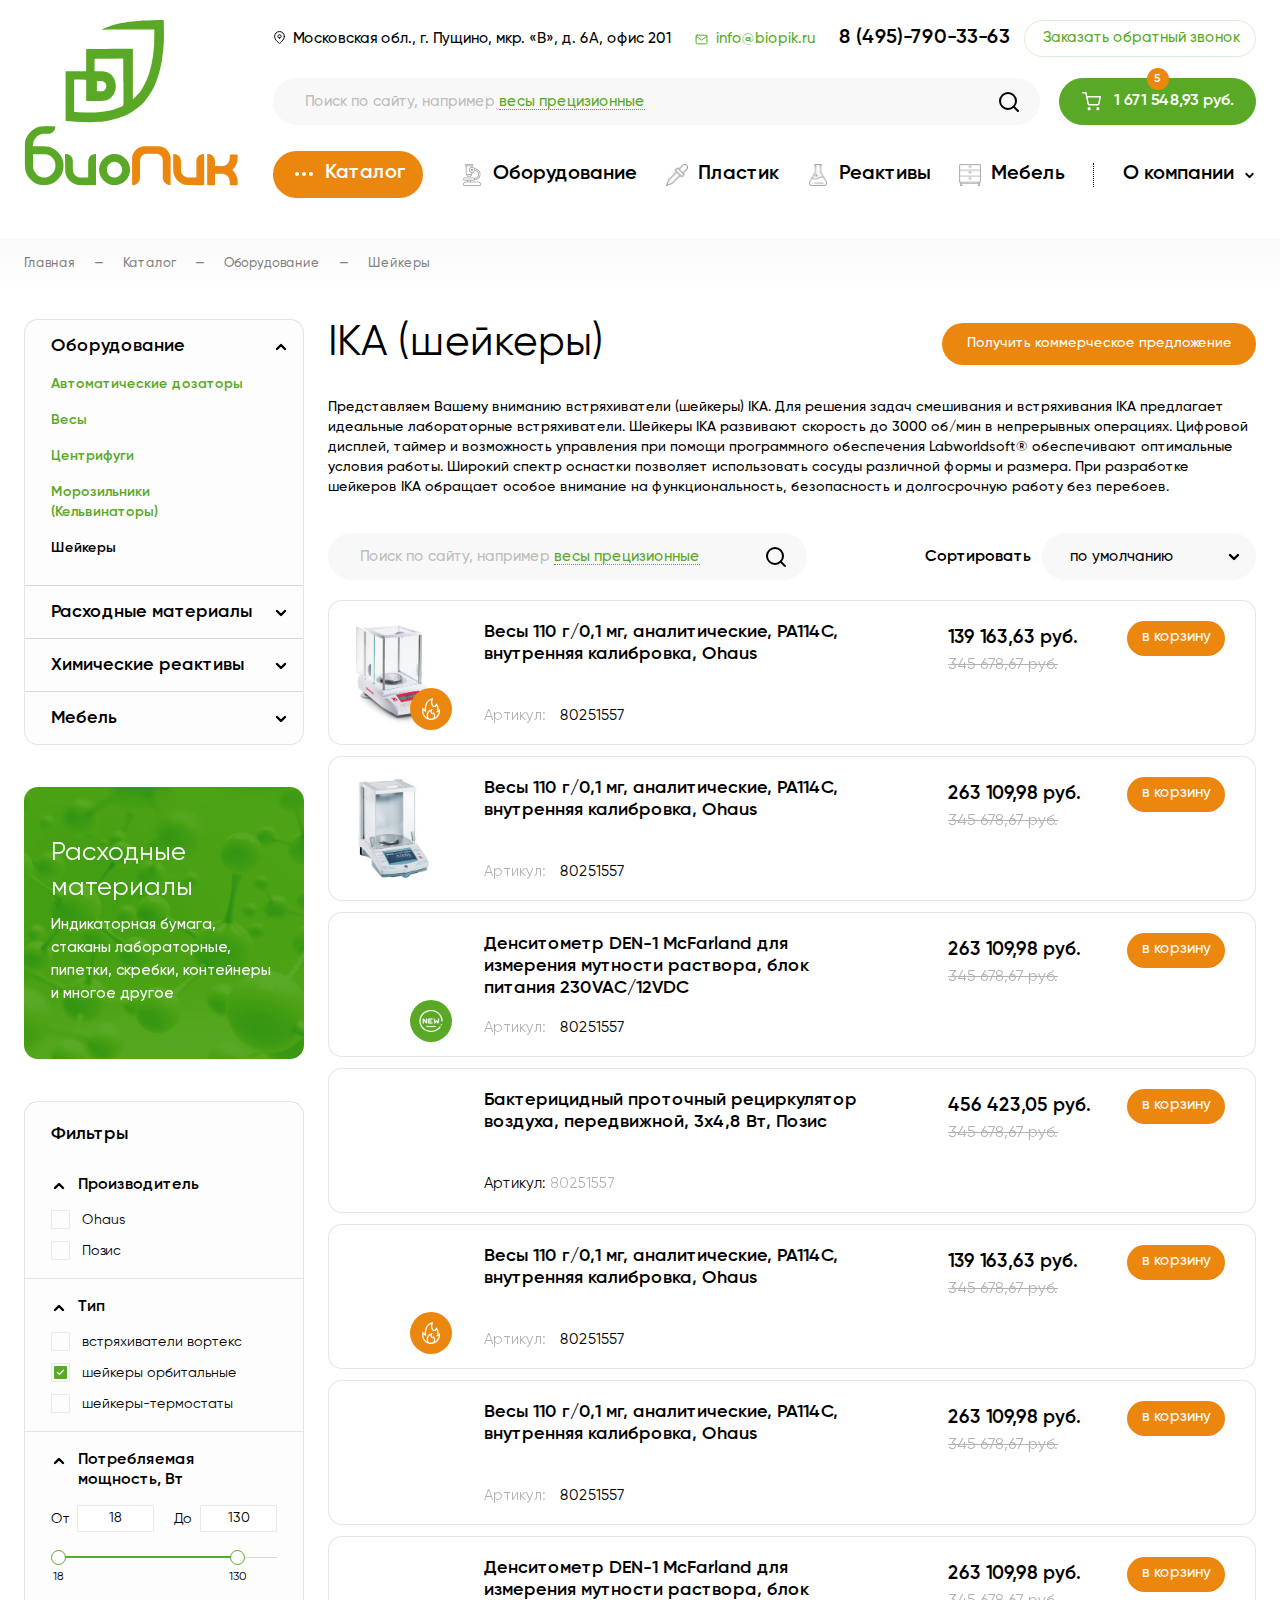
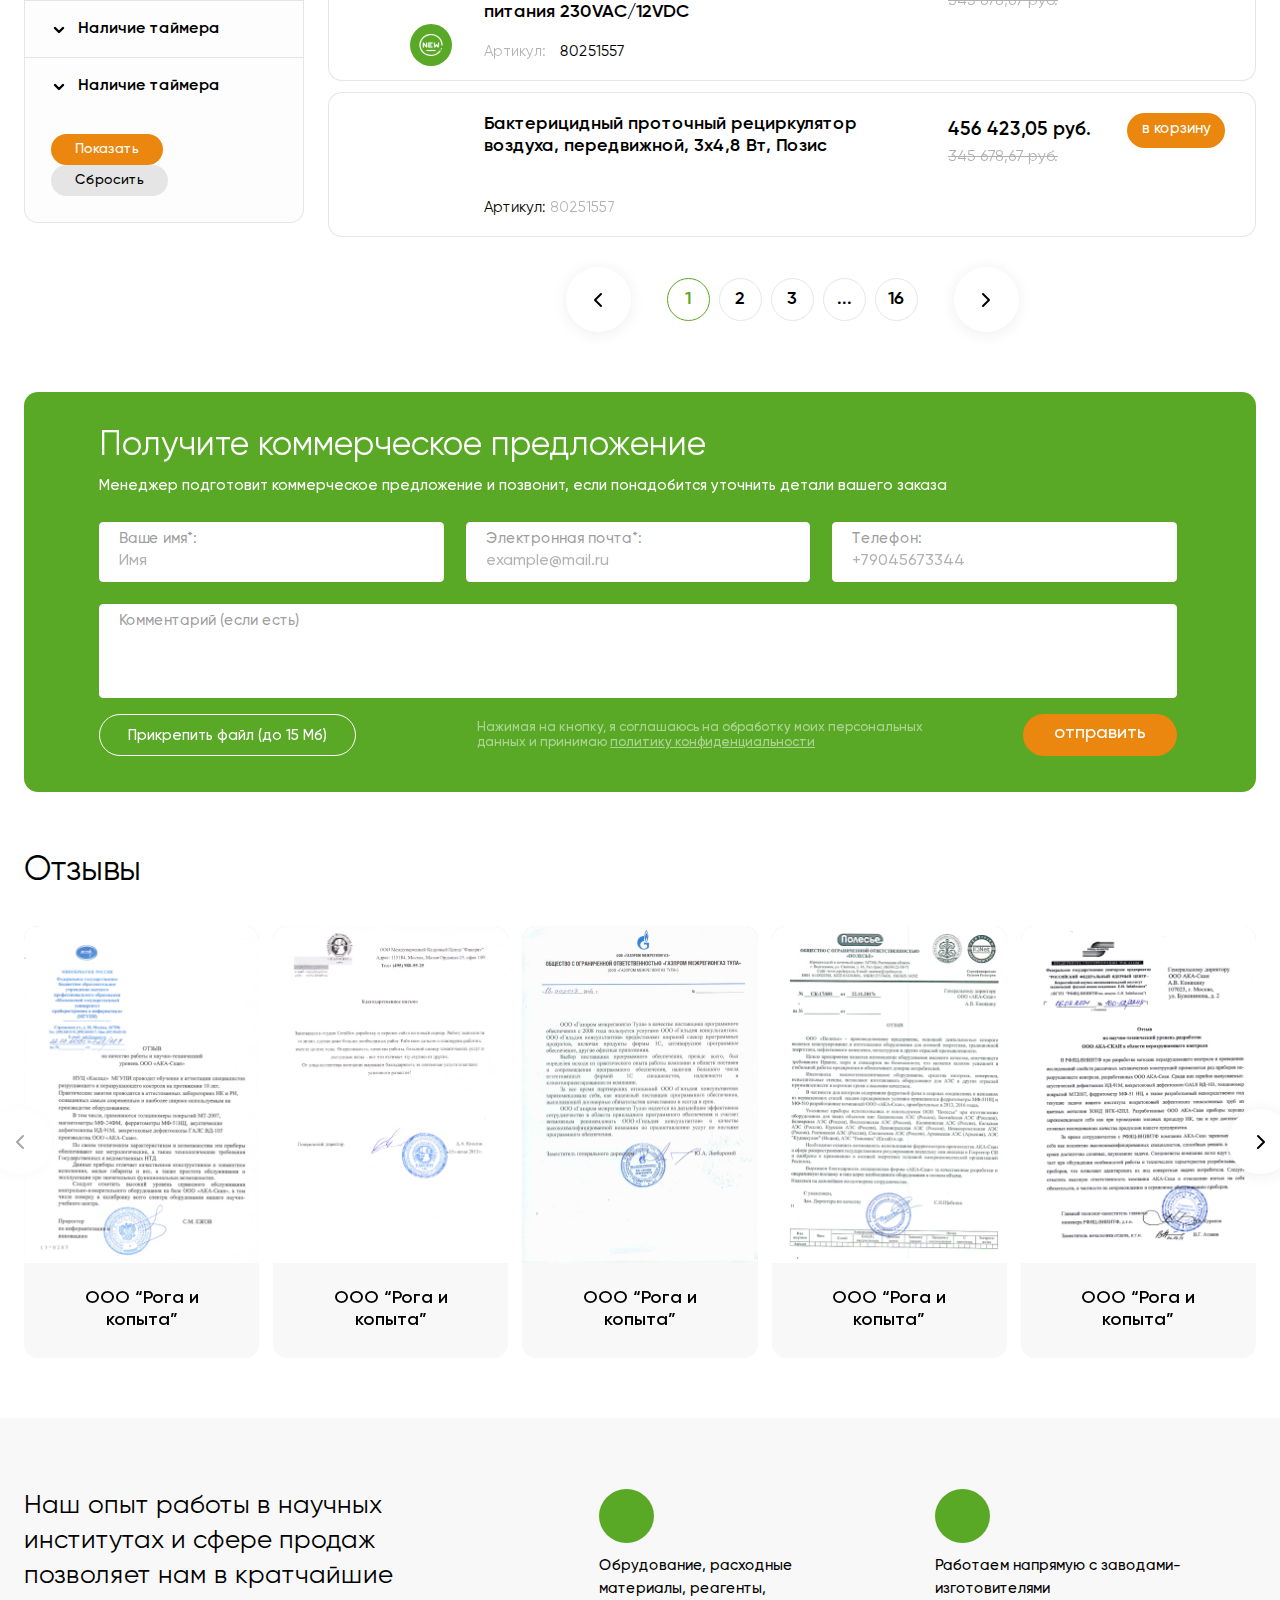
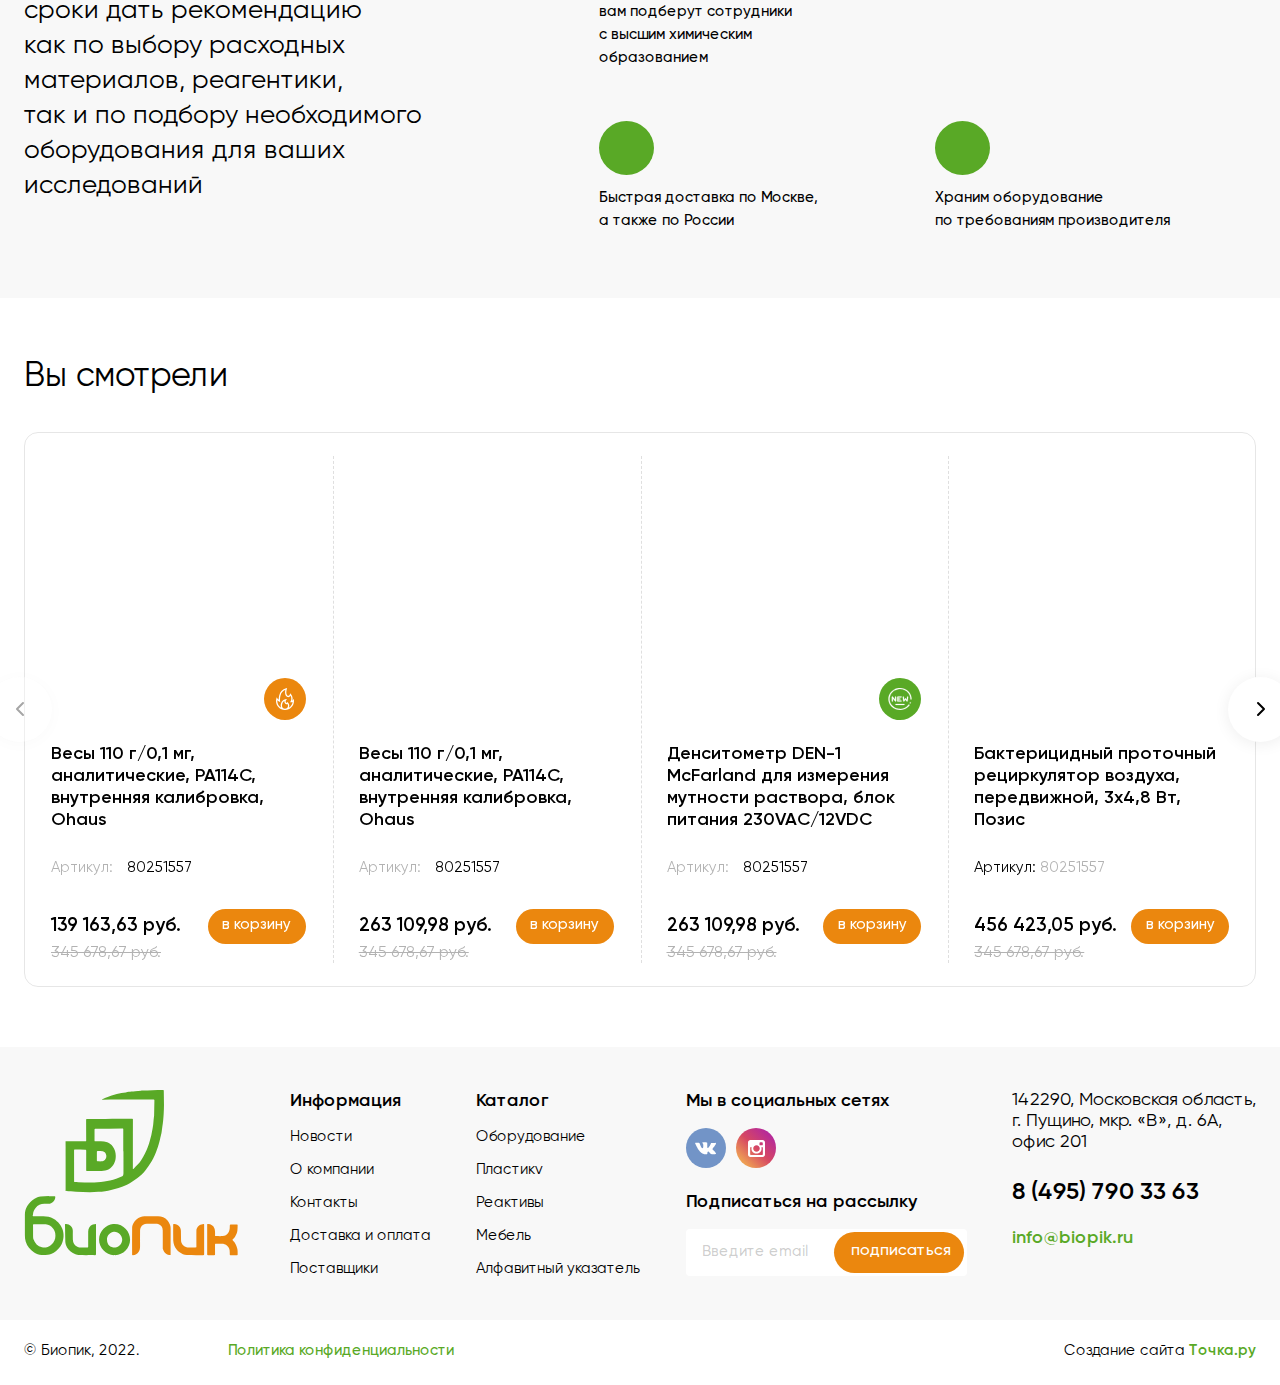
<file: category2.html>
<!DOCTYPE html>
<html lang="ru">
	<head>
		<meta http-equiv="Content-Type" content="text/html; charset=utf-8">

		<!-- Адаптирование страницы для мобильных устройств -->
		<meta name="viewport" content="width=device-width, initial-scale=1, maximum-scale=1">

		<!-- Запрет распознования номера телефона -->
		<meta name="format-detection" content="telephone=no">
		<meta name="SKYPE_TOOLBAR" content ="SKYPE_TOOLBAR_PARSER_COMPATIBLE">

		<!-- Заголовок страницы -->
		<title>Заголовок страницы</title>

		<!-- Данное значение часто используют(использовали) поисковые системы -->
		<meta name="description" content="">
		<meta name="keywords" content="">

		<!-- Изменение цвета панели моб. браузера -->
		<meta name="msapplication-TileColor" content="#59A926">
		<meta name="theme-color" content="#59A926">

		<!-- Подключение файлов стилей -->
		<link rel="stylesheet" href="css/swiper-bundle.min.css" async>
		<link rel="stylesheet" href="css/swiper.css" async>
		<link rel="stylesheet" href="css/fancybox.css" async>
		<link rel="stylesheet" href="css/ion.rangeSlider.css" async>
		<link rel="stylesheet" href="css/styles.css" async>

		<link rel="stylesheet" href="css/response_1279.css" media="print, (max-width: 1279px)" async>
		<link rel="stylesheet" href="css/response_1023.css" media="print, (max-width: 1023px)" async>
		<link rel="stylesheet" href="css/response_767.css" media="print, (max-width: 767px)" async>
		<link rel="stylesheet" href="css/response_479.css" media="(max-width: 479px)" async>
	</head>

	<body>
		<div class="wrap">
			<div class="main">
				<header>
					<button class="mob_close_btn"></button>

					<div class="mob_scroll">
						<div class="info">
							<div class="cont row">
								<a href="/" class="logo">
									<img src="images/logo.svg" alt="">
								</a>

								<div class="data">
									<div class="row">
										<div class="location">
											<svg class="icon"><use xlink:href="images/sprite.svg#ic_location"></use></svg>
											<span>Московская обл., г. Пущино, мкр. «В», д. 6А, офис 201</span>
										</div>

										<div class="email">
											<a href="mailto:info@biopik.ru">
												<svg class="icon"><use xlink:href="images/sprite.svg#ic_email"></use></svg>
												<span>info@biopik.ru</span>
											</a>
										</div>

										<div class="phone">
											<a href="tel:84957903363">8 (495)-790-33-63</a>
										</div>

										<button class="callback_btn modal_btn" data-modal="#callback_modal">Заказать обратный звонок</button>
									</div>

									<div class="row">
										<div class="search">
											<form action="">
												<input type="text" name="" value="" class="input">

												<div class="label">
													<span>Поиск по сайту, например <a href="/">весы прецизионные</a></span>
												</div>

												<button type="submit" class="submit_btn">
													<svg class="icon"><use xlink:href="images/sprite.svg#ic_search"></use></svg>
												</button>
											</form>
										</div>

										<a href="/" class="cart_link">
											<svg class="icon"><use xlink:href="images/sprite.svg#ic_cart"></use></svg>
											<span>1 671 548,93 руб.</span>
											<div class="count">5</div>
										</a>
									</div>

									<div class="row">
										<div class="fixed_phone phone">
											<a href="tel:84957903363">8 (495)-790-33-63</a>
										</div>

										<div class="catalog modal_cont">
											<button class="btn mini_modal_btn" data-modal-id="#catalog_modal">
												<svg class="icon"><use xlink:href="images/sprite.svg#ic_menu"></use></svg>
												<span>Каталог</span>
											</button>

											<div class="mini_modal" id="catalog_modal">
												<div class="item">
													<a href="/" class="sub_link">
														<span>Оборудование</span>
														<svg class="arrow"><use xlink:href="images/sprite.svg#ic_arr_left"></use></svg>
													</a>

													<div class="level3">
														<div><a href="/">Автоматические дозаторы</a></div>
														<div><a href="/">Весы</a></div>
														<div><a href="/">Центрифуги</a></div>
														<div><a href="/">Морозильники (Кельвинаторы)</a></div>
														<div><a href="/">Бактерицидные облучатели</a></div>
													</div>
												</div>

												<div class="item">
													<a href="/" class="sub_link">
														<span>Пластик</span>
														<svg class="arrow"><use xlink:href="images/sprite.svg#ic_arr_left"></use></svg>
													</a>

													<div class="level3">
														<div><a href="/">Автоматические дозаторы</a></div>
														<div><a href="/">Весы</a></div>
														<div><a href="/">Центрифуги</a></div>
														<div><a href="/">Морозильники (Кельвинаторы)</a></div>
														<div><a href="/">Бактерицидные облучатели</a></div>
													</div>
												</div>

												<div class="item">
													<a href="/" class="sub_link">
														<span>Реактивы</span>
														<svg class="arrow"><use xlink:href="images/sprite.svg#ic_arr_left"></use></svg>
													</a>

													<div class="level3">
														<div><a href="/">Автоматические дозаторы</a></div>
														<div><a href="/">Весы</a></div>
														<div><a href="/">Центрифуги</a></div>
														<div><a href="/">Морозильники (Кельвинаторы)</a></div>
														<div><a href="/">Бактерицидные облучатели</a></div>
													</div>
												</div>

												<div class="item">
													<a href="/" class="sub_link">
														<span>Мебель</span>
														<svg class="arrow"><use xlink:href="images/sprite.svg#ic_arr_left"></use></svg>
													</a>

													<div class="level3">
														<div><a href="/">Автоматические дозаторы</a></div>
														<div><a href="/">Весы</a></div>
														<div><a href="/">Центрифуги</a></div>
														<div><a href="/">Морозильники (Кельвинаторы)</a></div>
														<div><a href="/">Бактерицидные облучатели</a></div>
													</div>
												</div>

												<div class="item">
													<a href="/" class="sub_link">
														<span>Алфавитный указатель</span>
														<svg class="arrow"><use xlink:href="images/sprite.svg#ic_arr_left"></use></svg>
													</a>

													<div class="level3">
														<div><a href="/">Автоматические дозаторы</a></div>
														<div><a href="/">Весы</a></div>
														<div><a href="/">Центрифуги</a></div>
														<div><a href="/">Морозильники (Кельвинаторы)</a></div>
														<div><a href="/">Бактерицидные облучатели</a></div>
													</div>
												</div>
											</div>
										</div>

										<nav class="menu row">
											<div class="menu_item">
												<a href="/" class="sub_link">
													<img data-src="images/tmp/ic_category.png" alt="" class="icon lazyload">
													<span>Оборудование</span>
												</a>
											</div>

											<div class="menu_item">
												<a href="/">
													<img data-src="images/tmp/ic_category2.png" alt="" class="icon lazyload">
													<span>Пластик</span>
												</a>
											</div>

											<div class="menu_item">
												<a href="/">
													<img data-src="images/tmp/ic_category3.png" alt="" class="icon lazyload">
													<span>Реактивы</span>
												</a>
											</div>

											<div class="menu_item">
												<a href="/">
													<img data-src="images/tmp/ic_category4.png" alt="" class="icon lazyload">
													<span>Мебель</span>
												</a>
											</div>

											<div class="sep"></div>

											<div class="menu_item">
												<a href="/">
													<span>О компании</span>
													<svg class="arrow"><use xlink:href="images/sprite.svg#ic_arr_down"></use></svg>
												</a>
											</div>
										</nav>
									</div>
								</div>
							</div>
						</div>
					</div>
				</header>


				<section class="mob_header">
					<div class="cont row">
						<a href="/" class="logo">
							<img src="images/logo.svg" alt="">
						</a>

						<div class="email">
							<a href="mailto:info@biopik.ru">
								<svg class="icon"><use xlink:href="images/sprite.svg#ic_email"></use></svg>
								<span>info@biopik.ru</span>
							</a>
						</div>

						<div class="phone">
							<a href="tel:84957903363">8 (495)-790-33-63</a>
						</div>

						<a href="/" class="cart_link">
							<svg class="icon"><use xlink:href="images/sprite.svg#ic_cart"></use></svg>
							<div class="count">5</div>
						</a>

						<button class="mob_menu_btn">
							<span></span>
						</button>

						<div class="search">
							<form action="">
								<input type="text" name="" value="" class="input">

								<div class="label">
									<span>Поиск по сайту<span>, например <a href="/">весы прецизионные</a></span></span>
								</div>

								<button type="submit" class="submit_btn">
									<svg class="icon"><use xlink:href="images/sprite.svg#ic_search"></use></svg>
								</button>
							</form>
						</div>
					</div>
				</section>


				<section class="page_head">
					<div class="cont">
						<div class="breadcrumbs">
							<a href="/">Главная</a> <span class="sep">—</span>
							<a href="/">Каталог</a> <span class="sep">—</span>
							<a href="/">Оборудование</a> <span class="sep">—</span>
							<span class="current">Шейкеры</span>
						</div>
					</div>
				</section>


				<section class="content_flex block">
					<div class="cont row">
						<aside>
							<div class="links accordion">
								<div class="item accordion_item active">
									<div class="head">
										<div class="title">Оборудование</div>
										<svg class="arrow"><use xlink:href="images/sprite.svg#ic_arr_down"></use></svg>
									</div>

									<div class="sub data" style="display: block;">
										<div><a href="/">Автоматические дозаторы</a></div>
										<div><a href="/">Весы</a></div>
										<div><a href="/">Центрифуги</a></div>
										<div><a href="/">Морозильники (Кельвинаторы)</a></div>
										<div><a class="active">Шейкеры</a></div>
									</div>
								</div>

								<div class="item accordion_item">
									<div class="head">
										<div class="title">Расходные материалы</div>
										<svg class="arrow"><use xlink:href="images/sprite.svg#ic_arr_down"></use></svg>
									</div>

									<div class="sub data">
										<div><a href="/">Автоматические дозаторы</a></div>
										<div><a href="/">Весы</a></div>
										<div><a href="/">Центрифуги</a></div>
										<div><a href="/">Морозильники (Кельвинаторы)</a></div>
										<div><a href="/">Шейкеры</a></div>
									</div>
								</div>

								<div class="item accordion_item">
									<div class="head">
										<div class="title">Химические реактивы</div>
										<svg class="arrow"><use xlink:href="images/sprite.svg#ic_arr_down"></use></svg>
									</div>

									<div class="sub data">
										<div><a href="/">Автоматические дозаторы</a></div>
										<div><a href="/">Весы</a></div>
										<div><a href="/">Центрифуги</a></div>
										<div><a href="/">Морозильники (Кельвинаторы)</a></div>
										<div><a href="/">Шейкеры</a></div>
									</div>
								</div>

								<div class="item accordion_item">
									<div class="head">
										<div class="title">Мебель</div>
										<svg class="arrow"><use xlink:href="images/sprite.svg#ic_arr_down"></use></svg>
									</div>

									<div class="sub data">
										<div><a href="/">Автоматические дозаторы</a></div>
										<div><a href="/">Весы</a></div>
										<div><a href="/">Центрифуги</a></div>
										<div><a href="/">Морозильники (Кельвинаторы)</a></div>
										<div><a href="/">Шейкеры</a></div>
									</div>
								</div>
							</div>


							<a href="/" class="banner_info">
								<div class="title">Расходные материалы</div>

								<div class="desc">Индикаторная бумага, стаканы лабораторные, пипетки, скребки, контейнеры и многое другое</div>

								<img data-src="images/tmp/bg_banner_info.png" alt="" class="bg lazyload">
							</a>


							<div class="filter">
								<button class="mob_filter_btn">Фильтр</button>

								<form action="">
									<div class="title">Фильтры</div>

									<div class="item">
										<div class="name active">
											<svg class="icon"><use xlink:href="images/sprite.svg#ic_arr_down"></use></svg>
											<span>Производитель</span>
										</div>

										<div class="data" style="display: block;">
											<div class="field">
												<input type="checkbox" name="group1" id="group1_check1">
												<label for="group1_check1">
													<div class="check">
														<svg><use xlink:href="images/sprite.svg#ic_check"></use></svg>
													</div>
													<div>Ohaus</div>
												</label>
											</div>

											<div class="field">
												<input type="checkbox" name="group1" id="group1_check2">
												<label for="group1_check2">
													<div class="check">
														<svg><use xlink:href="images/sprite.svg#ic_check"></use></svg>
													</div>
													<div>Позис</div>
												</label>
											</div>
										</div>
									</div>

									<div class="item">
										<div class="name active">
											<svg class="icon"><use xlink:href="images/sprite.svg#ic_arr_down"></use></svg>
											<span>Тип</span>
										</div>

										<div class="data" style="display: block;">
											<div class="field">
												<input type="checkbox" name="group2" id="group2_check1">
												<label for="group2_check1">
													<div class="check">
														<svg><use xlink:href="images/sprite.svg#ic_check"></use></svg>
													</div>
													<div>встряхиватели вортекс</div>
												</label>
											</div>

											<div class="field">
												<input type="checkbox" name="group2" id="group2_check2" checked>
												<label for="group2_check2">
													<div class="check">
														<svg><use xlink:href="images/sprite.svg#ic_check"></use></svg>
													</div>
													<div>шейкеры орбитальные</div>
												</label>
											</div>

											<div class="field">
												<input type="checkbox" name="group2" id="group2_check3">
												<label for="group2_check3">
													<div class="check">
														<svg><use xlink:href="images/sprite.svg#ic_check"></use></svg>
													</div>
													<div>шейкеры-термостаты</div>
												</label>
											</div>
										</div>
									</div>

									<div class="item">
										<div class="name active">
											<svg class="icon"><use xlink:href="images/sprite.svg#ic_arr_down"></use></svg>
											<span>Потребляемая<br> мощность, Вт</span>
										</div>

										<div class="data range power_range" style="display: block;">
											<div class="row">
												<div class="field">
													<div class="label">От</div>
													<input type="text" name="" value="18" class="input from">
												</div>

												<div class="field">
													<div class="label">До</div>
													<input type="text" name="" value="130" class="input to">
												</div>
											</div>

											<input type="hidden" id="power_range" name="power_range" value="">
										</div>
									</div>

									<div class="item">
										<div class="name">
											<svg class="icon"><use xlink:href="images/sprite.svg#ic_arr_down"></use></svg>
											<span>Наличие таймера</span>
										</div>

										<div class="data">

										</div>
									</div>

									<div class="item">
										<div class="name">
											<svg class="icon"><use xlink:href="images/sprite.svg#ic_arr_down"></use></svg>
											<span>Наличие таймера</span>
										</div>

										<div class="data">

										</div>
									</div>

									<div class="submut">
										<button type="submit" class="submit_btn">Показать</button>
										<button type="reset" class="reset_btn">Сбросить</button>
									</div>
								</form>
							</div>
						</aside>


						<section class="content">
							<section class="category_info">
								<h1 class="page_title">IKA (шейкеры)</h1>

								<button class="get_prices_btn modal_btn" data-modal="#get_prices_modal">Получить коммерческое предложение</button>

								<div class="text_block">
									<p>Представляем Вашему вниманию встряхиватели (шейкеры) IKA. Для решения задач смешивания и встряхивания IKA предлагает идеальные лабораторные встряхиватели. Шейкеры IKA развивают скорость до 3000 об/мин в непрерывных операциях. Цифровой дисплей, таймер и возможность управления при помощи программного обеспечения Labworldsoft® обеспечивают оптимальные условия работы. Широкий спектр оснастки позволяет использовать сосуды различной формы и размера. При разработке шейкеров IKA обращает особое внимание на функциональность, безопасность и долгосрочную работу без перебоев.</p>
								</div>
							</section>


							<section class="products_head">
								<div class="search">
									<form action="">
										<input type="text" name="" value="" class="input">

										<div class="label">
											<span>Поиск по сайту<span>, например <a href="/">весы прецизионные</a></span></span>
										</div>

										<button type="submit" class="submit_btn">
											<svg class="icon"><use xlink:href="images/sprite.svg#ic_search"></use></svg>
										</button>
									</form>
								</div>

								<div class="sort">
									<div class="name">Сортировать</div>

									<div class="select">
										<select name="">
											<option value="1" selected>По умолчанию</option>
											<option value="2">Вариант 2</option>
											<option value="3">Вариант 3</option>
										</select>

										<svg class="arrow"><use xlink:href="images/sprite.svg#ic_arr_down"></use></svg>
									</div>
								</div>
							</section>


							<section class="products">
								<div class="list">
									<div class="product">
										<a href="/" class="thumb">
											<div class="image">
												<img data-src="images/tmp/product_thumb.jpg" alt="" class="lazyload">
											</div>

											<div class="stickers">
												<div class="sticker orange">
													<svg class="icon"><use xlink:href="images/sprite.svg#ic_fire"></use></svg>
												</div>
											</div>
										</a>

										<div class="info">
											<div class="name">
												<a href="/">Весы 110 г/0,1 мг, аналитические, PA114C, внутренняя калибровка, Ohaus</a>
											</div>

											<div class="articul"><span>Артикул:</span> 80251557</div>
										</div>

										<div class="buy">
											<div class="price">
												<div>139 163,63 руб.</div>
												<div class="old">345 678,67 руб.</div>
											</div>

											<button class="buy_btn">
												<span>в корзину</span>
												<span>в корзине</span>
											</button>
										</div>
									</div>


									<div class="product">
										<a href="/" class="thumb">
											<div class="image">
												<img data-src="images/tmp/product_thumb2.jpg" alt="" class="lazyload">
											</div>
										</a>

										<div class="info">
											<div class="name">
												<a href="/">Весы 110 г/0,1 мг, аналитические, PA114C, внутренняя калибровка, Ohaus</a>
											</div>

											<div class="articul"><span>Артикул:</span> 80251557</div>
										</div>

										<div class="buy">
											<div class="price">
												<div>263 109,98 руб.</div>
												<div class="old">345 678,67 руб.</div>
											</div>

											<button class="buy_btn">
												<span>в корзину</span>
												<span>в корзине</span>
											</button>
										</div>
									</div>


									<div class="product">
										<a href="/" class="thumb">
											<div class="image">
												<img data-src="images/tmp/product_thumb3.jpg" alt="" class="lazyload">
											</div>

											<div class="stickers">
												<div class="sticker green">
													<svg class="icon"><use xlink:href="images/sprite.svg#ic_new"></use></svg>
												</div>
											</div>
										</a>

										<div class="info">
											<div class="name">
												<a href="/">Денситометр DEN-1 МcFarland для измерения мутности раствора, блок питания 230VAC/12VDC</a>
											</div>

											<div class="articul"><span>Артикул:</span> 80251557</div>
										</div>

										<div class="buy">
											<div class="price">
												<div>263 109,98 руб.</div>
												<div class="old">345 678,67 руб.</div>
											</div>

											<button class="buy_btn">
												<span>в корзину</span>
												<span>в корзине</span>
											</button>
										</div>
									</div>


									<div class="product">
										<a href="/" class="thumb">
											<div class="image">
												<img data-src="images/tmp/product_thumb.jpg" alt="" class="lazyload">
											</div>
										</a>

										<div class="info">
											<div class="name">
												<a href="/">Бактерицидный проточный рециркулятор воздуха, передвижной, 3х4,8 Вт, Позис</a>
											</div>

											<div class="articul">Артикул: <span>80251557</span></div>
										</div>

										<div class="buy">
											<div class="price">
												<div>456 423,05 руб.</div>
												<div class="old">345 678,67 руб.</div>
											</div>

											<button class="buy_btn">
												<span>в корзину</span>
												<span>в корзине</span>
											</button>
										</div>
									</div>


									<div class="product">
										<a href="/" class="thumb">
											<div class="image">
												<img data-src="images/tmp/product_thumb.jpg" alt="" class="lazyload">
											</div>

											<div class="stickers">
												<div class="sticker orange">
													<svg class="icon"><use xlink:href="images/sprite.svg#ic_fire"></use></svg>
												</div>
											</div>
										</a>

										<div class="info">
											<div class="name">
												<a href="/">Весы 110 г/0,1 мг, аналитические, PA114C, внутренняя калибровка, Ohaus</a>
											</div>

											<div class="articul"><span>Артикул:</span> 80251557</div>
										</div>

										<div class="buy">
											<div class="price">
												<div>139 163,63 руб.</div>
												<div class="old">345 678,67 руб.</div>
											</div>

											<button class="buy_btn">
												<span>в корзину</span>
												<span>в корзине</span>
											</button>
										</div>
									</div>


									<div class="product">
										<a href="/" class="thumb">
											<div class="image">
												<img data-src="images/tmp/product_thumb2.jpg" alt="" class="lazyload">
											</div>
										</a>

										<div class="info">
											<div class="name">
												<a href="/">Весы 110 г/0,1 мг, аналитические, PA114C, внутренняя калибровка, Ohaus</a>
											</div>

											<div class="articul"><span>Артикул:</span> 80251557</div>
										</div>

										<div class="buy">
											<div class="price">
												<div>263 109,98 руб.</div>
												<div class="old">345 678,67 руб.</div>
											</div>

											<button class="buy_btn">
												<span>в корзину</span>
												<span>в корзине</span>
											</button>
										</div>
									</div>


									<div class="product">
										<a href="/" class="thumb">
											<div class="image">
												<img data-src="images/tmp/product_thumb3.jpg" alt="" class="lazyload">
											</div>

											<div class="stickers">
												<div class="sticker green">
													<svg class="icon"><use xlink:href="images/sprite.svg#ic_new"></use></svg>
												</div>
											</div>
										</a>

										<div class="info">
											<div class="name">
												<a href="/">Денситометр DEN-1 МcFarland для измерения мутности раствора, блок питания 230VAC/12VDC</a>
											</div>

											<div class="articul"><span>Артикул:</span> 80251557</div>
										</div>

										<div class="buy">
											<div class="price">
												<div>263 109,98 руб.</div>
												<div class="old">345 678,67 руб.</div>
											</div>

											<button class="buy_btn">
												<span>в корзину</span>
												<span>в корзине</span>
											</button>
										</div>
									</div>


									<div class="product">
										<a href="/" class="thumb">
											<div class="image">
												<img data-src="images/tmp/product_thumb.jpg" alt="" class="lazyload">
											</div>
										</a>

										<div class="info">
											<div class="name">
												<a href="/">Бактерицидный проточный рециркулятор воздуха, передвижной, 3х4,8 Вт, Позис</a>
											</div>

											<div class="articul">Артикул: <span>80251557</span></div>
										</div>

										<div class="buy">
											<div class="price">
												<div>456 423,05 руб.</div>
												<div class="old">345 678,67 руб.</div>
											</div>

											<button class="buy_btn">
												<span>в корзину</span>
												<span>в корзине</span>
											</button>
										</div>
									</div>
								</div>

								<div class="pagination center">
									<a href="/" class="prev">
										<svg class="icon"><use xlink:href="images/sprite.svg#ic_arr_left"></use></svg>
									</a>

									<a class="active">1</a>
									<a href="/">2</a>
									<a href="/">3</a>
									<div class="sep">...</div>
									<a href="/">16</a>

									<a href="/" class="next">
										<svg class="icon"><use xlink:href="images/sprite.svg#ic_arr_left"></use></svg>
									</a>
								</div>
							</section>
						</section>
					</div>
				</section>


				<section class="action_block block">
					<div class="cont">
						<div class="data">
							<div class="block_head white">
								<div class="title">Получите коммерческое предложение</div>

								<div class="desc">Менеджер подготовит коммерческое предложение и позвонит, если понадобится уточнить детали вашего заказа</div>
							</div>

							<form action="" class="form">
								<div class="columns row">
									<div class="line width1of3">
										<div class="field">
											<div class="label">Ваше имя*:</div>
											<input type="text" name="" value="" class="input" placeholder="Имя">
										</div>
									</div>

									<div class="line width1of3">
										<div class="field">
											<div class="label">Электронная почта*:</div>
											<input type="email" name="" value="" class="input" placeholder="example@mail.ru">
										</div>
									</div>

									<div class="line width1of3">
										<div class="field">
											<div class="label">Телефон:</div>
											<input type="tel" name="" value="" class="input" placeholder="+79045673344">
										</div>
									</div>
								</div>

								<div class="line">
									<div class="field">
										<div class="label">Комментарий (если есть)</div>
										<textarea name=""></textarea>
									</div>
								</div>

								<div class="submit">
									<div class="file white">
										<div class="field">
											<input type="file" name="file" id="file2">
											<label for="file2">Прикрепить файл (до 15 Мб)</label>
										</div>
									</div>

									<div class="agree">
										Нажимая на кнопку, я соглашаюсь на обработку моих персональных данных и принимаю <a href="/" target="_blank">политику конфиденциальности</a>
									</div>

									<button type="submit" class="submit_btn">отправить</button>
								</div>
							</form>

							<img data-src="images/bg_action_block.png" alt="" class="bg lazyload">
						</div>
					</div>
				</section>


				<section class="reviews block">
					<div class="cont">
						<div class="block_head">
							<div class="title">Отзывы</div>
						</div>

						<div class="swiper">
							<div class="swiper-wrapper">
								<div class="swiper-slide">
									<a href="images/tmp/review_thumb1.jpg" class="review fancy_img" data-fancybox="reviews">
										<div class="thumb">
											<img data-src="images/tmp/review_thumb1.jpg" alt="" class="swiper-lazy">

											<div class="icon">
												<svg><use xlink:href="images/sprite.svg#ic_zoom"></use></svg>
											</div>
										</div>

										<div class="name">ООО “Рога и копыта”</div>
									</a>
								</div>

								<div class="swiper-slide">
									<a href="images/tmp/review_thumb2.jpg" class="review fancy_img" data-fancybox="reviews">
										<div class="thumb">
											<img data-src="images/tmp/review_thumb2.jpg" alt="" class="swiper-lazy">

											<div class="icon">
												<svg><use xlink:href="images/sprite.svg#ic_zoom"></use></svg>
											</div>
										</div>

										<div class="name">ООО “Рога и копыта”</div>
									</a>
								</div>

								<div class="swiper-slide">
									<a href="images/tmp/review_thumb3.jpg" class="review fancy_img" data-fancybox="reviews">
										<div class="thumb">
											<img data-src="images/tmp/review_thumb3.jpg" alt="" class="swiper-lazy">

											<div class="icon">
												<svg><use xlink:href="images/sprite.svg#ic_zoom"></use></svg>
											</div>
										</div>

										<div class="name">ООО “Рога и копыта”</div>
									</a>
								</div>

								<div class="swiper-slide">
									<a href="images/tmp/review_thumb4.jpg" class="review fancy_img" data-fancybox="reviews">
										<div class="thumb">
											<img data-src="images/tmp/review_thumb4.jpg" alt="" class="swiper-lazy">

											<div class="icon">
												<svg><use xlink:href="images/sprite.svg#ic_zoom"></use></svg>
											</div>
										</div>

										<div class="name">ООО “Рога и копыта”</div>
									</a>
								</div>

								<div class="swiper-slide">
									<a href="images/tmp/review_thumb5.jpg" class="review fancy_img" data-fancybox="reviews">
										<div class="thumb">
											<img data-src="images/tmp/review_thumb5.jpg" alt="" class="swiper-lazy">

											<div class="icon">
												<svg><use xlink:href="images/sprite.svg#ic_zoom"></use></svg>
											</div>
										</div>

										<div class="name">ООО “Рога и копыта”</div>
									</a>
								</div>

								<div class="swiper-slide">
									<a href="images/tmp/review_thumb1.jpg" class="review fancy_img" data-fancybox="reviews">
										<div class="thumb">
											<img data-src="images/tmp/review_thumb1.jpg" alt="" class="swiper-lazy">

											<div class="icon">
												<svg><use xlink:href="images/sprite.svg#ic_zoom"></use></svg>
											</div>
										</div>

										<div class="name">ООО “Рога и копыта”</div>
									</a>
								</div>

								<div class="swiper-slide">
									<a href="images/tmp/review_thumb2.jpg" class="review fancy_img" data-fancybox="reviews">
										<div class="thumb">
											<img data-src="images/tmp/review_thumb2.jpg" alt="" class="swiper-lazy">

											<div class="icon">
												<svg><use xlink:href="images/sprite.svg#ic_zoom"></use></svg>
											</div>
										</div>

										<div class="name">ООО “Рога и копыта”</div>
									</a>
								</div>

								<div class="swiper-slide">
									<a href="images/tmp/review_thumb3.jpg" class="review fancy_img" data-fancybox="reviews">
										<div class="thumb">
											<img data-src="images/tmp/review_thumb3.jpg" alt="" class="swiper-lazy">

											<div class="icon">
												<svg><use xlink:href="images/sprite.svg#ic_zoom"></use></svg>
											</div>
										</div>

										<div class="name">ООО “Рога и копыта”</div>
									</a>
								</div>

								<div class="swiper-slide">
									<a href="images/tmp/review_thumb4.jpg" class="review fancy_img" data-fancybox="reviews">
										<div class="thumb">
											<img data-src="images/tmp/review_thumb4.jpg" alt="" class="swiper-lazy">

											<div class="icon">
												<svg><use xlink:href="images/sprite.svg#ic_zoom"></use></svg>
											</div>
										</div>

										<div class="name">ООО “Рога и копыта”</div>
									</a>
								</div>

								<div class="swiper-slide">
									<a href="images/tmp/review_thumb5.jpg" class="review fancy_img" data-fancybox="reviews">
										<div class="thumb">
											<img data-src="images/tmp/review_thumb5.jpg" alt="" class="swiper-lazy">

											<div class="icon">
												<svg><use xlink:href="images/sprite.svg#ic_zoom"></use></svg>
											</div>
										</div>

										<div class="name">ООО “Рога и копыта”</div>
									</a>
								</div>
							</div>

							<div class="swiper-button-prev">
								<div><svg class="icon"><use xlink:href="images/sprite.svg#ic_arr_left"></use></svg></div>
							</div>

							<div class="swiper-button-next">
								<div><svg class="icon"><use xlink:href="images/sprite.svg#ic_arr_left"></use></svg></div>
							</div>
						</div>
					</div>
				</section>


				<section class="our_experience block">
					<div class="cont row">
						<div class="title">Наш опыт работы в научных институтах и сфере продаж позволяет нам в кратчайшие сроки дать рекомендацию как по выбору расходных материалов, реагентики, так и по подбору необходимого оборудования для ваших исследований</div>

						<div class="data">
							<div class="row">
								<div class="item">
									<div class="icon">
										<img data-src="images/ic_our_experience1.svg" alt="" class="lazyload">
									</div>

									<div>Обрудование, расходные материалы, реагенты, вам подберут сотрудники с высшим химическим образованием</div>
								</div>

								<div class="item">
									<div class="icon">
										<img data-src="images/ic_our_experience2.svg" alt="" class="lazyload">
									</div>

									<div>Работаем напрямую с заводами-изготовителями</div>
								</div>

								<div class="item">
									<div class="icon">
										<img data-src="images/ic_our_experience3.svg" alt="" class="lazyload">
									</div>

									<div>Быстрая доставка по Москве, а также по России</div>
								</div>

								<div class="item">
									<div class="icon">
										<img data-src="images/ic_our_experience4.svg" alt="" class="lazyload">
									</div>

									<div>Храним оборудование по требованиям производителя</div>
								</div>
							</div>
						</div>
					</div>
				</section>


				<section class="products block">
					<div class="cont">
						<div class="block_head">
							<div class="title">Вы смотрели</div>
						</div>

						<div class="swiper">
							<div class="swiper-wrapper">
								<div class="swiper-slide">
									<div class="product">
										<a href="/" class="thumb">
											<div class="image">
												<img data-src="images/tmp/product_thumb.jpg" alt="" class="lazyload">
											</div>

											<div class="stickers">
												<div class="sticker orange">
													<svg class="icon"><use xlink:href="images/sprite.svg#ic_fire"></use></svg>
												</div>
											</div>
										</a>

										<div class="info">
											<div class="name">
												<a href="/">Весы 110 г/0,1 мг, аналитические, PA114C, внутренняя калибровка, Ohaus</a>
											</div>

											<div class="articul"><span>Артикул:</span> 80251557</div>

											<div class="buy">
												<div class="price">
													<div>139 163,63 руб.</div>
													<div class="old">345 678,67 руб.</div>
												</div>

												<button class="buy_btn">
													<span>в корзину</span>
													<span>в корзине</span>
												</button>
											</div>
										</div>
									</div>
								</div>

								<div class="swiper-slide">
									<div class="product">
										<a href="/" class="thumb">
											<div class="image">
												<img data-src="images/tmp/product_thumb2.jpg" alt="" class="lazyload">
											</div>
										</a>

										<div class="info">
											<div class="name">
												<a href="/">Весы 110 г/0,1 мг, аналитические, PA114C, внутренняя калибровка, Ohaus</a>
											</div>

											<div class="articul"><span>Артикул:</span> 80251557</div>

											<div class="buy">
												<div class="price">
													<div>263 109,98 руб.</div>
													<div class="old">345 678,67 руб.</div>
												</div>

												<button class="buy_btn">
													<span>в корзину</span>
													<span>в корзине</span>
												</button>
											</div>
										</div>
									</div>
								</div>

								<div class="swiper-slide">
									<div class="product">
										<a href="/" class="thumb">
											<div class="image">
												<img data-src="images/tmp/product_thumb3.jpg" alt="" class="lazyload">
											</div>

											<div class="stickers">
												<div class="sticker green">
													<svg class="icon"><use xlink:href="images/sprite.svg#ic_new"></use></svg>
												</div>
											</div>
										</a>

										<div class="info">
											<div class="name">
												<a href="/">Денситометр DEN-1 МcFarland для измерения мутности раствора, блок питания 230VAC/12VDC</a>
											</div>

											<div class="articul"><span>Артикул:</span> 80251557</div>

											<div class="buy">
												<div class="price">
													<div>263 109,98 руб.</div>
													<div class="old">345 678,67 руб.</div>
												</div>

												<button class="buy_btn">
													<span>в корзину</span>
													<span>в корзине</span>
												</button>
											</div>
										</div>
									</div>
								</div>

								<div class="swiper-slide">
									<div class="product">
										<a href="/" class="thumb">
											<div class="image">
												<img data-src="images/tmp/product_thumb.jpg" alt="" class="lazyload">
											</div>
										</a>

										<div class="info">
											<div class="name">
												<a href="/">Бактерицидный проточный рециркулятор воздуха, передвижной, 3х4,8 Вт, Позис</a>
											</div>

											<div class="articul">Артикул: <span>80251557</span></div>

											<div class="buy">
												<div class="price">
													<div>456 423,05 руб.</div>
													<div class="old">345 678,67 руб.</div>
												</div>

												<button class="buy_btn">
													<span>в корзину</span>
													<span>в корзине</span>
												</button>
											</div>
										</div>
									</div>
								</div>

								<div class="swiper-slide">
									<div class="product">
										<a href="/" class="thumb">
											<div class="image">
												<img data-src="images/tmp/product_thumb.jpg" alt="" class="lazyload">
											</div>

											<div class="stickers">
												<div class="sticker orange">
													<svg class="icon"><use xlink:href="images/sprite.svg#ic_fire"></use></svg>
												</div>
											</div>
										</a>

										<div class="info">
											<div class="name">
												<a href="/">Весы 110 г/0,1 мг, аналитические, PA114C, внутренняя калибровка, Ohaus</a>
											</div>

											<div class="articul"><span>Артикул:</span> 80251557</div>

											<div class="buy">
												<div class="price">
													<div>139 163,63 руб.</div>
													<div class="old">345 678,67 руб.</div>
												</div>

												<button class="buy_btn">
													<span>в корзину</span>
													<span>в корзине</span>
												</button>
											</div>
										</div>
									</div>
								</div>

								<div class="swiper-slide">
									<div class="product">
										<a href="/" class="thumb">
											<div class="image">
												<img data-src="images/tmp/product_thumb2.jpg" alt="" class="lazyload">
											</div>
										</a>

										<div class="info">
											<div class="name">
												<a href="/">Весы 110 г/0,1 мг, аналитические, PA114C, внутренняя калибровка, Ohaus</a>
											</div>

											<div class="articul"><span>Артикул:</span> 80251557</div>

											<div class="buy">
												<div class="price">
													<div>263 109,98 руб.</div>
													<div class="old">345 678,67 руб.</div>
												</div>

												<button class="buy_btn">
													<span>в корзину</span>
													<span>в корзине</span>
												</button>
											</div>
										</div>
									</div>
								</div>

								<div class="swiper-slide">
									<div class="product">
										<a href="/" class="thumb">
											<div class="image">
												<img data-src="images/tmp/product_thumb3.jpg" alt="" class="lazyload">
											</div>

											<div class="stickers">
												<div class="sticker green">
													<svg class="icon"><use xlink:href="images/sprite.svg#ic_new"></use></svg>
												</div>
											</div>
										</a>

										<div class="info">
											<div class="name">
												<a href="/">Денситометр DEN-1 МcFarland для измерения мутности раствора, блок питания 230VAC/12VDC</a>
											</div>

											<div class="articul"><span>Артикул:</span> 80251557</div>

											<div class="buy">
												<div class="price">
													<div>263 109,98 руб.</div>
													<div class="old">345 678,67 руб.</div>
												</div>

												<button class="buy_btn">
													<span>в корзину</span>
													<span>в корзине</span>
												</button>
											</div>
										</div>
									</div>
								</div>

								<div class="swiper-slide">
									<div class="product">
										<a href="/" class="thumb">
											<div class="image">
												<img data-src="images/tmp/product_thumb.jpg" alt="" class="lazyload">
											</div>
										</a>

										<div class="info">
											<div class="name">
												<a href="/">Бактерицидный проточный рециркулятор воздуха, передвижной, 3х4,8 Вт, Позис</a>
											</div>

											<div class="articul">Артикул: <span>80251557</span></div>

											<div class="buy">
												<div class="price">
													<div>456 423,05 руб.</div>
													<div class="old">345 678,67 руб.</div>
												</div>

												<button class="buy_btn">
													<span>в корзину</span>
													<span>в корзине</span>
												</button>
											</div>
										</div>
									</div>
								</div>
							</div>

							<div class="swiper-button-prev">
								<div><svg class="icon"><use xlink:href="images/sprite.svg#ic_arr_left"></use></svg></div>
							</div>

							<div class="swiper-button-next">
								<div><svg class="icon"><use xlink:href="images/sprite.svg#ic_arr_left"></use></svg></div>
							</div>
						</div>
					</div>
				</section>
			</div>


			<footer>
				<div class="info">
					<div class="cont row">
						<div class="logo">
							<img src="images/logo.svg" alt="">
						</div>

						<div class="links">
							<div class="title">Информация</div>

							<div class="items">
								<div><a href="/">Новости</a></div>
								<div><a href="/">О компании</a></div>
								<div><a href="/">Контакты</a></div>
								<div><a href="/">Доставка и оплата</a></div>
								<div><a href="/">Поставщики</a></div>
							</div>
						</div>

						<div class="links">
							<div class="title">Каталог</div>

							<div class="items">
								<div><a href="/">Оборудование</a></div>
								<div><a href="/">Пластикv</a></div>
								<div><a href="/">Реактивы</a></div>
								<div><a href="/">Мебель</a></div>
								<div><a href="/">Алфавитный указатель</a></div>
							</div>
						</div>

						<div class="col">
							<div class="socials">
								<div class="title">Мы в социальных сетях</div>

								<div class="items">
									<a href="/" target="_blank" rel="noopener nofollow">
										<img src="images/ic_vk.svg" alt="">
									</a>

									<a href="/" target="_blank" rel="noopener nofollow">
										<img src="images/ic_instagram.svg" alt="">
									</a>
								</div>
							</div>

							<div class="subscribe">
								<div class="title">Подписаться на рассылку</div>

								<form action="">
									<input type="email" name="" value="" class="input" placeholder="Введите email">

									<button type="submit" class="submit_btn">подписаться</button>
								</form>
							</div>
						</div>

						<div class="contacts">
							<div class="location">
								142290, Московская область,<br>
								г. Пущино, мкр. «В», д. 6А,<br>
								офис 201
							</div>

							<div class="phone">
								<a href="tel:84957903363">8 (495) 790 33 63</a>
							</div>

							<div class="email">
								<a href="mailto:info@biopik.ru">info@biopik.ru</a>
							</div>
						</div>
					</div>
				</div>

				<div class="bottom">
					<div class="cont row">
						<div class="copyright">&copy; Биопик, 2022.</div>

						<div class="links">
							<div><a href="/">Политика конфиденциальности</a></div>
						</div>

						<div class="creator">
							<a href="/">Создание сайта <b>Точка.ру</b></a>
						</div>
					</div>
				</div>
			</footer>


			<div class="overlay"></div>
		</div>


		<div class="supports_error">
			Ваш браузер устарел рекомендуем обновить его до последней версии<br> или использовать другой более современный.
		</div>


		<section class="modal" id="get_prices_modal">
			<div class="modal_head">
				<div class="title">Получить коммерческое предложение</div>

				<div class="desc">Менеджер подготовит предложение и позвонит, если потребуется уточнить детали заказа.</div>
			</div>

			<div class="modal_data">
				<form action="" class="form">
					<div class="columns row">
						<div class="line width1of3">
							<div class="field">
								<div class="label">Как к Вам обращаться?</div>
								<input type="text" name="" value="" class="input" placeholder="Имя">
							</div>
						</div>

						<div class="line width1of3">
							<div class="field">
								<div class="label">Электронная почта*:</div>
								<input type="email" name="" value="" class="input" placeholder="example@mail.ru">
							</div>
						</div>

						<div class="line width1of3">
							<div class="field">
								<div class="label">Телефон:</div>
								<input type="tel" name="" value="" class="input" placeholder="+79045673344">
							</div>
						</div>
					</div>

					<div class="line">
						<div class="field">
							<div class="label">Комментарий (если есть)</div>
							<textarea name=""></textarea>
						</div>
					</div>

					<div class="line file">
						<div class="field">
							<input type="file" name="file" id="file">
							<label for="file">Прикрепить файл (до 15 Мб)</label>
						</div>
					</div>

					<div class="submit">
						<div class="agree">
							Нажимая на кнопку, я соглашаюсь на обработку моих персональных данных и принимаю <a href="/" target="_blank">политику конфиденциальности</a>
						</div>

						<button type="submit" class="submit_btn">отправить</button>
					</div>
				</form>
			</div>
		</section>


		<section class="modal" id="callback_modal">
			<div class="modal_head">
				<div class="title">Заказать обратный звонок</div>

				<div class="desc">Менеджер подготовит предложение и позвонит, если потребуется уточнить детали заказа.</div>
			</div>

			<div class="modal_data">
				<form action="" class="form">
					<div class="columns row">
						<div class="line">
							<div class="field">
								<div class="label">Как к Вам обращаться?</div>
								<input type="text" name="" value="" class="input" placeholder="Имя">
							</div>
						</div>

						<div class="line">
							<div class="field">
								<div class="label">Телефон:</div>
								<input type="tel" name="" value="" class="input" placeholder="+79045673344">
							</div>
						</div>
					</div>

					<div class="line">
						<div class="field">
							<div class="label">Ваш вопрос</div>
							<textarea name=""></textarea>
						</div>
					</div>

					<div class="submit">
						<div class="agree">
							Нажимая на кнопку, я соглашаюсь на обработку моих персональных данных и принимаю <a href="/" target="_blank">политику конфиденциальности</a>
						</div>

						<button type="submit" class="submit_btn">заказать</button>
					</div>
				</form>
			</div>
		</section>


		<!-- Подключение javascript файлов -->
		<script src="js/jquery-3.5.0.min.js"></script>
		<script src="js/swiper-bundle.min.js"></script>
		<script src="js/inputmask.min.js"></script>
		<script src="js/nice-select.js"></script>
		<script src="js/ion.rangeSlider.min.js"></script>
		<script src="js/fancybox.min.js"></script>
		<script src="js/functions.js"></script>
		<script src="js/scripts.js"></script>
	</body>
</html>
</file>
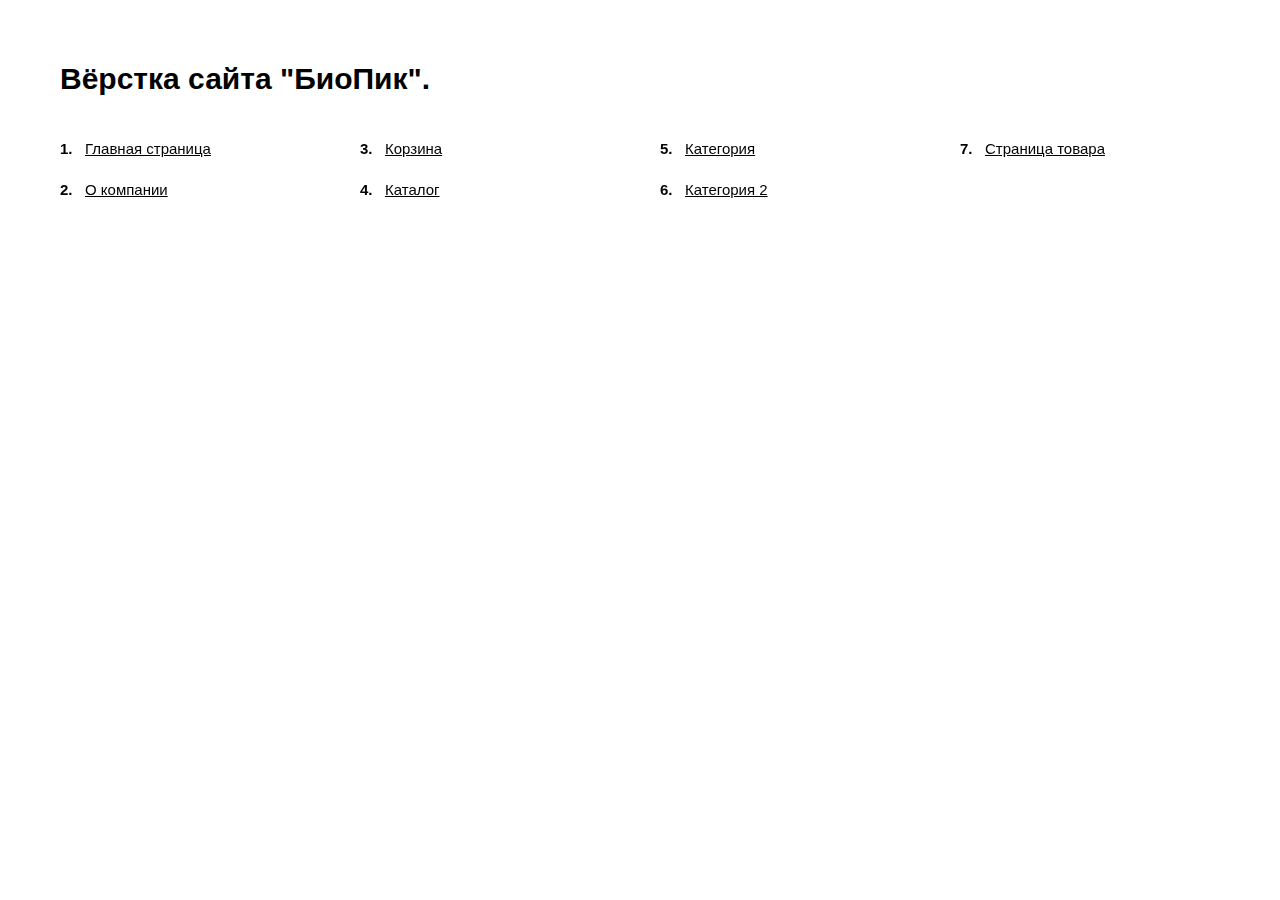
<file: demo_links.html>
<!DOCTYPE html>
<html lang="ru">
	<head>
		<meta http-equiv="Content-Type" content="text/html; charset=utf-8">

		<!-- Адаптирование страницы для мобильных устройств -->
		<meta name="viewport" content="width=device-width, initial-scale=1, maximum-scale=1">

		<!-- Запрет распознования номера телефона -->
		<meta name="format-detection" content="telephone=no">
		<meta name="SKYPE_TOOLBAR" content ="SKYPE_TOOLBAR_PARSER_COMPATIBLE">

		<style>
			*
			{
			    box-sizing: border-box;
			    margin: 0;
			    padding: 0;
			}

			*:before,
			*:after
			{
			    box-sizing: border-box;
			}


			.demo_links
			{
			    padding: 60px;
			}

			.demo_links .title
			{
			    font-family: Arial, 'Helvetica Neue', Helvetica, sans-serif;
			    font-size: 30px;
			    font-weight: 700;
			    line-height: 38px;

			    margin-bottom: 40px;
			}

			.demo_links ol
			{
			    font-family: Arial, 'Helvetica Neue', Helvetica, sans-serif;
			    font-size: 15px;
			    line-height: 21px;

			    counter-reset: li;

			    column-gap: 40px;
			    column-count: 4;
			}

			.demo_links ol li
			{
			    position: relative;

			    display: block;
			    overflow: hidden;

			    padding-left: 25px;

			    list-style-type: none;

			    transform: translateZ(0);

			    --webkit-column-break-inside: avoid;
			    page-break-inside: avoid;
			    break-inside: avoid;
			}

			.demo_links ol li + li
			{
			    margin-top: 20px;
			}

			.demo_links ol li:before
			{
			    color: var(--text_color);
			    font-weight: 700;

			    position: absolute;
			    top: 0;
			    left: 0;

			    content: counters(li, '.') '.';
			    counter-increment: li;
			}


			.demo_links li a
			{
			    color: #000;
			}

			.demo_links li a:hover
			{
			    text-decoration: none;
			}


			@media (max-width: 1279px)
			{
			    .demo_links ol
			    {
			        column-count: 3;
			    }
			}


			@media (max-width: 1023px)
			{
			    .demo_links
			    {
			        padding: 40px;
			    }

			    .demo_links .title
			    {
			        font-size: 28px;
			        line-height: 34px;

			        margin-bottom: 25px;
			    }

			    .demo_links ol
			    {
			        column-count: 2;
			    }
			}


			@media (max-width: 767px)
			{
			    .demo_links
			    {
			        padding: 30px;
			    }

			    .demo_links .title
			    {
			        font-size: 26px;
			        line-height: 32px;
			    }

			    .demo_links ol
			    {
			        column-gap: 40px;
			    }
			}


			@media (max-width: 479px)
			{
			    .demo_links
			    {
			        padding: 20px;
			    }

			    .demo_links .title
			    {
			        font-size: 22px;
			        line-height: 28px;

			        margin-bottom: 25px;
			    }

			    .demo_links ol
			    {
			        column-count: 1;
			    }

			    .demo_links ol li + li
			    {
			        margin-top: 15px;
			    }
			}

		</style>
	</head>

	<body>
		<div class="demo_links">
			<div class="title">Вёрстка сайта "БиоПик".</div>

			<ol>
				<li><a href="./index.html" target="_blank">Главная страница</a></li>
				<li><a href="./about.html" target="_blank">О компании</a></li>
				<li><a href="./cart.html" target="_blank">Корзина</a></li>
				<li><a href="./catalog.html" target="_blank">Каталог</a></li>
				<li><a href="./category.html" target="_blank">Категория</a></li>
				<li><a href="./category2.html" target="_blank">Категория 2</a></li>
				<li><a href="./product.html" target="_blank">Страница товара</a></li>
			</ol>
		</div>
	</body>
</html>
</file>
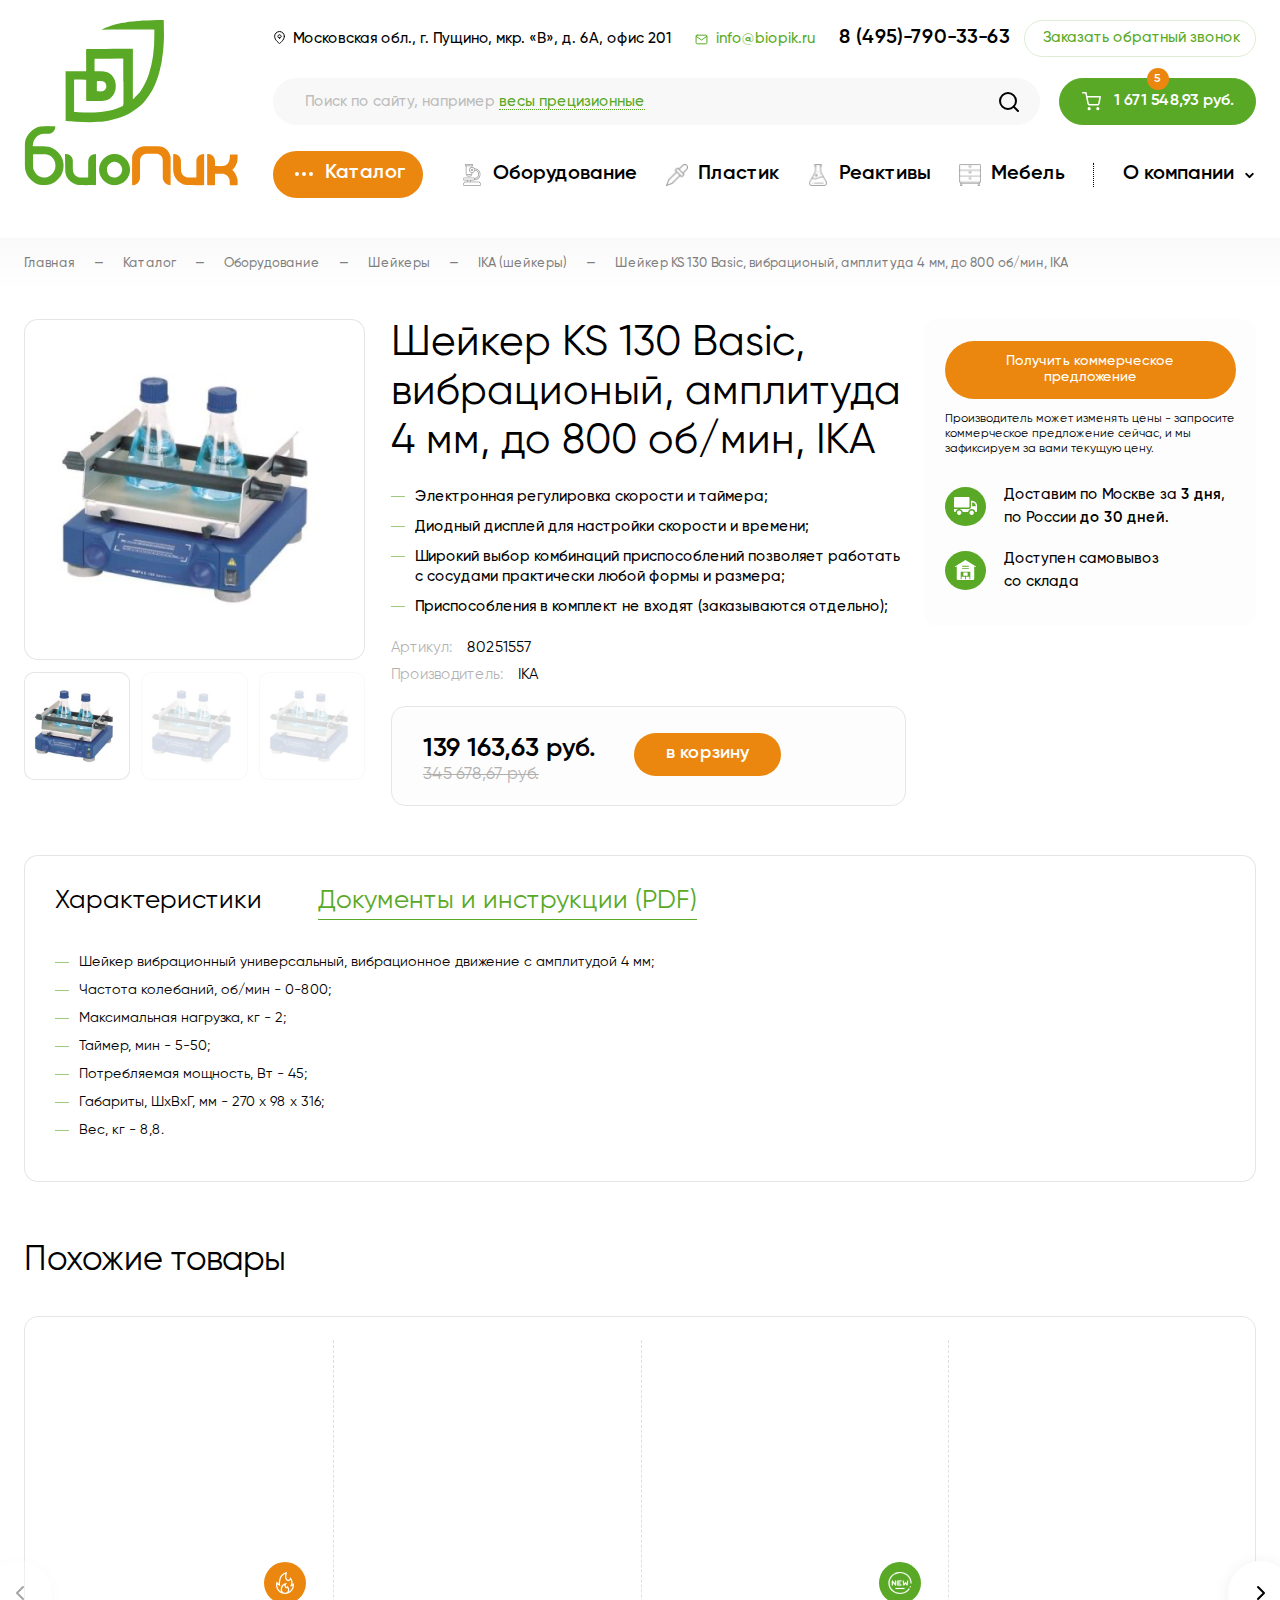
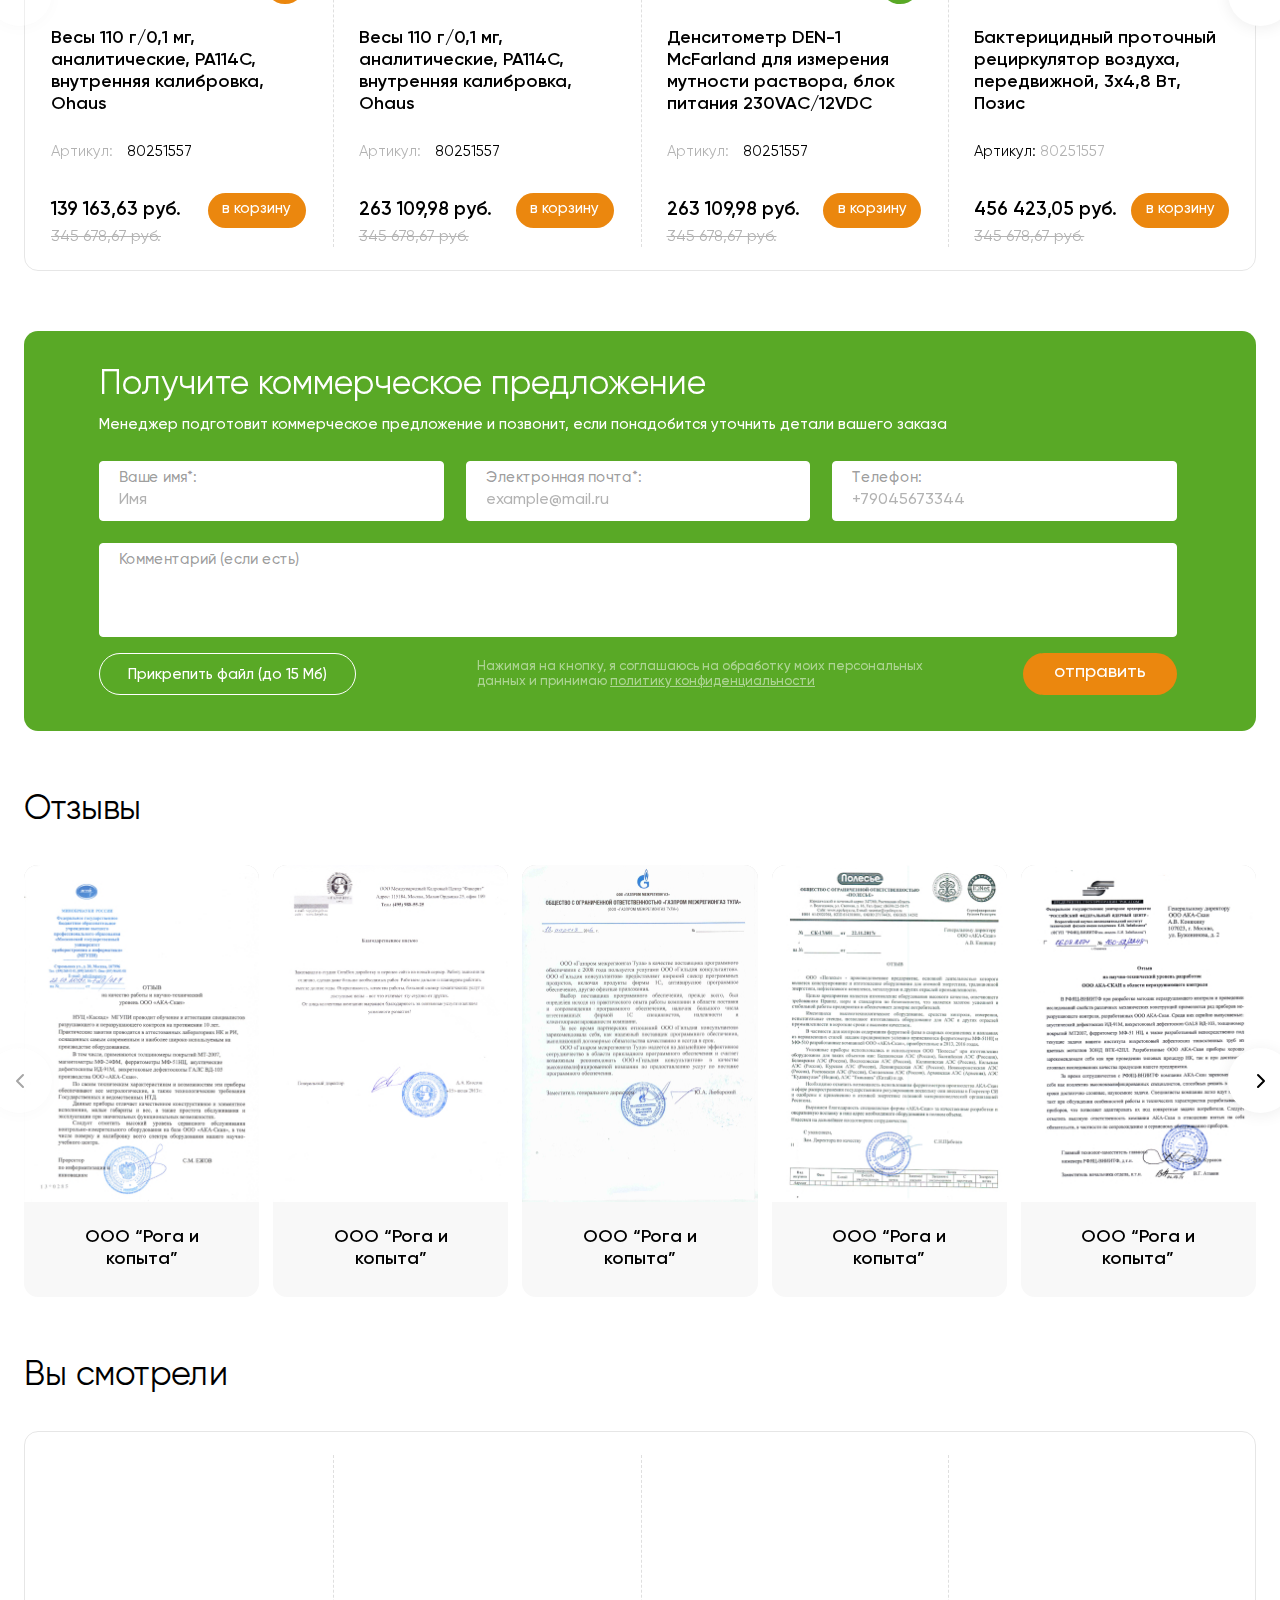
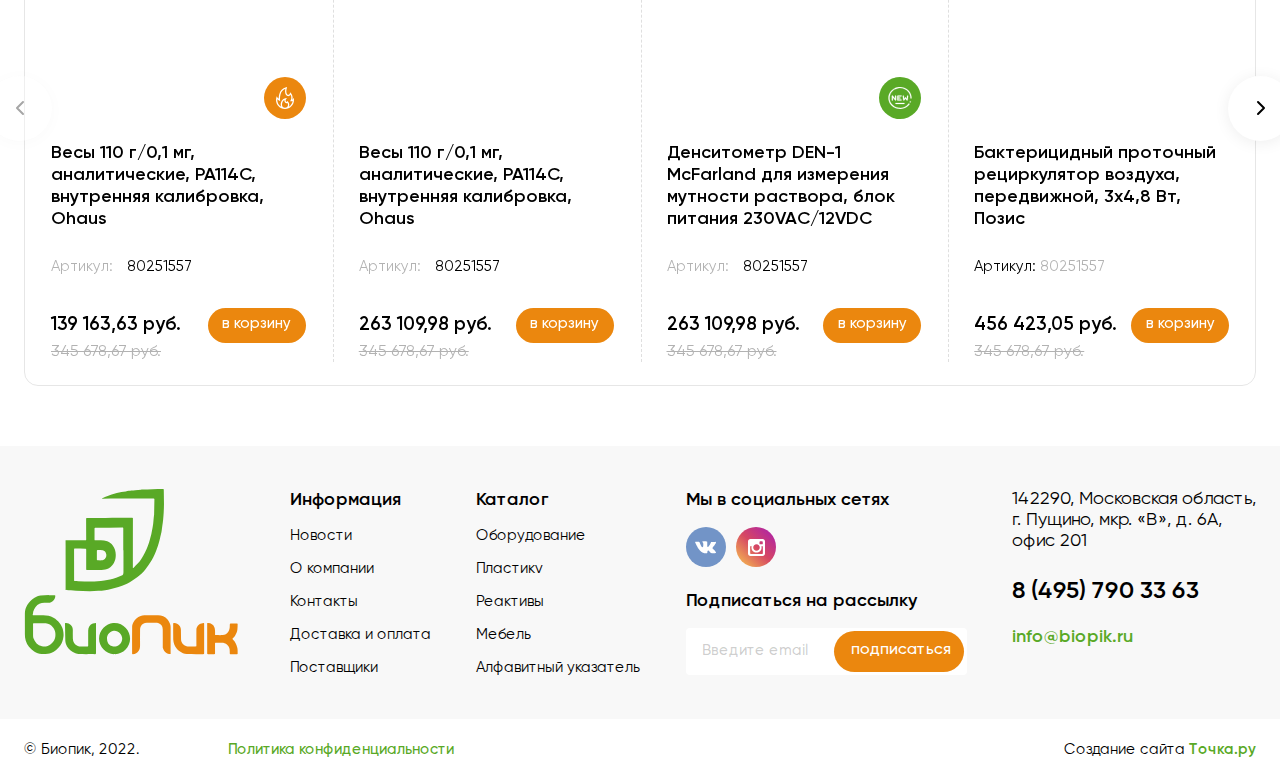
<file: product.html>
<!DOCTYPE html>
<html lang="ru">
	<head>
		<meta http-equiv="Content-Type" content="text/html; charset=utf-8">

		<!-- Адаптирование страницы для мобильных устройств -->
		<meta name="viewport" content="width=device-width, initial-scale=1, maximum-scale=1">

		<!-- Запрет распознования номера телефона -->
		<meta name="format-detection" content="telephone=no">
		<meta name="SKYPE_TOOLBAR" content ="SKYPE_TOOLBAR_PARSER_COMPATIBLE">

		<!-- Заголовок страницы -->
		<title>Заголовок страницы</title>

		<!-- Данное значение часто используют(использовали) поисковые системы -->
		<meta name="description" content="">
		<meta name="keywords" content="">

		<!-- Изменение цвета панели моб. браузера -->
		<meta name="msapplication-TileColor" content="#59A926">
		<meta name="theme-color" content="#59A926">

		<!-- Подключение файлов стилей -->
		<link rel="stylesheet" href="css/swiper-bundle.min.css" async>
		<link rel="stylesheet" href="css/swiper.css" async>
		<link rel="stylesheet" href="css/fancybox.css" async>
		<link rel="stylesheet" href="css/ion.rangeSlider.css" async>
		<link rel="stylesheet" href="css/styles.css" async>

		<link rel="stylesheet" href="css/response_1279.css" media="print, (max-width: 1279px)" async>
		<link rel="stylesheet" href="css/response_1023.css" media="print, (max-width: 1023px)" async>
		<link rel="stylesheet" href="css/response_767.css" media="print, (max-width: 767px)" async>
		<link rel="stylesheet" href="css/response_479.css" media="(max-width: 479px)" async>
	</head>

	<body>
		<div class="wrap">
			<div class="main">
				<header>
					<button class="mob_close_btn"></button>

					<div class="mob_scroll">
						<div class="info">
							<div class="cont row">
								<a href="/" class="logo">
									<img src="images/logo.svg" alt="">
								</a>

								<div class="data">
									<div class="row">
										<div class="location">
											<svg class="icon"><use xlink:href="images/sprite.svg#ic_location"></use></svg>
											<span>Московская обл., г. Пущино, мкр. «В», д. 6А, офис 201</span>
										</div>

										<div class="email">
											<a href="mailto:info@biopik.ru">
												<svg class="icon"><use xlink:href="images/sprite.svg#ic_email"></use></svg>
												<span>info@biopik.ru</span>
											</a>
										</div>

										<div class="phone">
											<a href="tel:84957903363">8 (495)-790-33-63</a>
										</div>

										<button class="callback_btn modal_btn" data-modal="#callback_modal">Заказать обратный звонок</button>
									</div>

									<div class="row">
										<div class="search">
											<form action="">
												<input type="text" name="" value="" class="input">

												<div class="label">
													<span>Поиск по сайту, например <a href="/">весы прецизионные</a></span>
												</div>

												<button type="submit" class="submit_btn">
													<svg class="icon"><use xlink:href="images/sprite.svg#ic_search"></use></svg>
												</button>
											</form>
										</div>

										<a href="/" class="cart_link">
											<svg class="icon"><use xlink:href="images/sprite.svg#ic_cart"></use></svg>
											<span>1 671 548,93 руб.</span>
											<div class="count">5</div>
										</a>
									</div>

									<div class="row">
										<div class="fixed_phone phone">
											<a href="tel:84957903363">8 (495)-790-33-63</a>
										</div>

										<div class="catalog modal_cont">
											<button class="btn mini_modal_btn" data-modal-id="#catalog_modal">
												<svg class="icon"><use xlink:href="images/sprite.svg#ic_menu"></use></svg>
												<span>Каталог</span>
											</button>

											<div class="mini_modal" id="catalog_modal">
												<div class="item">
													<a href="/" class="sub_link">
														<span>Оборудование</span>
														<svg class="arrow"><use xlink:href="images/sprite.svg#ic_arr_left"></use></svg>
													</a>

													<div class="level3">
														<div><a href="/">Автоматические дозаторы</a></div>
														<div><a href="/">Весы</a></div>
														<div><a href="/">Центрифуги</a></div>
														<div><a href="/">Морозильники (Кельвинаторы)</a></div>
														<div><a href="/">Бактерицидные облучатели</a></div>
													</div>
												</div>

												<div class="item">
													<a href="/" class="sub_link">
														<span>Пластик</span>
														<svg class="arrow"><use xlink:href="images/sprite.svg#ic_arr_left"></use></svg>
													</a>

													<div class="level3">
														<div><a href="/">Автоматические дозаторы</a></div>
														<div><a href="/">Весы</a></div>
														<div><a href="/">Центрифуги</a></div>
														<div><a href="/">Морозильники (Кельвинаторы)</a></div>
														<div><a href="/">Бактерицидные облучатели</a></div>
													</div>
												</div>

												<div class="item">
													<a href="/" class="sub_link">
														<span>Реактивы</span>
														<svg class="arrow"><use xlink:href="images/sprite.svg#ic_arr_left"></use></svg>
													</a>

													<div class="level3">
														<div><a href="/">Автоматические дозаторы</a></div>
														<div><a href="/">Весы</a></div>
														<div><a href="/">Центрифуги</a></div>
														<div><a href="/">Морозильники (Кельвинаторы)</a></div>
														<div><a href="/">Бактерицидные облучатели</a></div>
													</div>
												</div>

												<div class="item">
													<a href="/" class="sub_link">
														<span>Мебель</span>
														<svg class="arrow"><use xlink:href="images/sprite.svg#ic_arr_left"></use></svg>
													</a>

													<div class="level3">
														<div><a href="/">Автоматические дозаторы</a></div>
														<div><a href="/">Весы</a></div>
														<div><a href="/">Центрифуги</a></div>
														<div><a href="/">Морозильники (Кельвинаторы)</a></div>
														<div><a href="/">Бактерицидные облучатели</a></div>
													</div>
												</div>

												<div class="item">
													<a href="/" class="sub_link">
														<span>Алфавитный указатель</span>
														<svg class="arrow"><use xlink:href="images/sprite.svg#ic_arr_left"></use></svg>
													</a>

													<div class="level3">
														<div><a href="/">Автоматические дозаторы</a></div>
														<div><a href="/">Весы</a></div>
														<div><a href="/">Центрифуги</a></div>
														<div><a href="/">Морозильники (Кельвинаторы)</a></div>
														<div><a href="/">Бактерицидные облучатели</a></div>
													</div>
												</div>
											</div>
										</div>

										<nav class="menu row">
											<div class="menu_item">
												<a href="/" class="sub_link">
													<img data-src="images/tmp/ic_category.png" alt="" class="icon lazyload">
													<span>Оборудование</span>
												</a>
											</div>

											<div class="menu_item">
												<a href="/">
													<img data-src="images/tmp/ic_category2.png" alt="" class="icon lazyload">
													<span>Пластик</span>
												</a>
											</div>

											<div class="menu_item">
												<a href="/">
													<img data-src="images/tmp/ic_category3.png" alt="" class="icon lazyload">
													<span>Реактивы</span>
												</a>
											</div>

											<div class="menu_item">
												<a href="/">
													<img data-src="images/tmp/ic_category4.png" alt="" class="icon lazyload">
													<span>Мебель</span>
												</a>
											</div>

											<div class="sep"></div>

											<div class="menu_item">
												<a href="/">
													<span>О компании</span>
													<svg class="arrow"><use xlink:href="images/sprite.svg#ic_arr_down"></use></svg>
												</a>
											</div>
										</nav>
									</div>
								</div>
							</div>
						</div>
					</div>
				</header>


				<section class="mob_header">
					<div class="cont row">
						<a href="/" class="logo">
							<img src="images/logo.svg" alt="">
						</a>

						<div class="email">
							<a href="mailto:info@biopik.ru">
								<svg class="icon"><use xlink:href="images/sprite.svg#ic_email"></use></svg>
								<span>info@biopik.ru</span>
							</a>
						</div>

						<div class="phone">
							<a href="tel:84957903363">8 (495)-790-33-63</a>
						</div>

						<a href="/" class="cart_link">
							<svg class="icon"><use xlink:href="images/sprite.svg#ic_cart"></use></svg>
							<div class="count">5</div>
						</a>

						<button class="mob_menu_btn">
							<span></span>
						</button>

						<div class="search">
							<form action="">
								<input type="text" name="" value="" class="input">

								<div class="label">
									<span>Поиск по сайту<span>, например <a href="/">весы прецизионные</a></span></span>
								</div>

								<button type="submit" class="submit_btn">
									<svg class="icon"><use xlink:href="images/sprite.svg#ic_search"></use></svg>
								</button>
							</form>
						</div>
					</div>
				</section>


				<section class="page_head">
					<div class="cont">
						<div class="breadcrumbs">
							<a href="/">Главная</a> <span class="sep">—</span>
							<a href="/">Каталог</a> <span class="sep">—</span>
							<a href="/">Оборудование</a> <span class="sep">—</span>
							<a href="/">Шейкеры</a> <span class="sep">—</span>
							<a href="/">IKA (шейкеры)</a> <span class="sep">—</span>
							<span class="current">Шейкер KS 130 Basic, вибрационый, амплитуда 4 мм, до 800 об/мин, IKA</span>
						</div>
					</div>
				</section>


				<section class="product_info block">
					<div class="cont row">
						<div class="images">
							<div class="big">
								<div class="swiper">
									<div class="swiper-wrapper">
										<div class="swiper-slide">
											<a href="images/tmp/product_img.jpg" class="fancy_img">
												<div><img data-src="images/tmp/product_img.jpg" alt="" class="swiper-lazy"></div>
											</a>
										</div>

										<div class="swiper-slide">
											<a href="images/tmp/product_img.jpg" class="fancy_img">
												<div><img data-src="images/tmp/product_img.jpg" alt="" class="swiper-lazy"></div>
											</a>
										</div>

										<div class="swiper-slide">
											<a href="images/tmp/product_img.jpg" class="fancy_img">
												<div><img data-src="images/tmp/product_img.jpg" alt="" class="swiper-lazy"></div>
											</a>
										</div>
									</div>
								</div>
							</div>

							<div class="thumbs">
								<button class="btn active" data-slide-index="0">
									<div class="thumb">
										<img data-src="images/tmp/product_img.jpg" alt="" class="lazyload">
									</div>
								</button>

								<button class="btn" data-slide-index="1">
									<div class="thumb">
										<img data-src="images/tmp/product_img.jpg" alt="" class="lazyload">
									</div>
								</button>

								<button class="btn" data-slide-index="2">
									<div class="thumb">
										<img data-src="images/tmp/product_img.jpg" alt="" class="lazyload">
									</div>
								</button>
							</div>
						</div>


						<div class="data">
							<h1 class="product_name">Шейкер KS 130 Basic, вибрационый, амплитуда 4 мм, до 800 об/мин, IKA</h1>

							<div class="features">
								<div>Электронная регулировка скорости и таймера;</div>
								<div>Диодный дисплей для настройки скорости и времени;</div>
								<div>Широкий выбор комбинаций приспособлений позволяет работать с сосудами практически любой формы и размера;</div>
								<div>Приспособления в комплект не входят (заказываются отдельно);</div>
							</div>

							<div class="articul"><span>Артикул:</span> 80251557</div>

							<div class="manufacturer"><span>Производитель:</span> IKA</div>

							<div class="buy">
								<div class="price">
									<div>139 163,63 руб.</div>
									<div class="old">345 678,67 руб.</div>
								</div>

								<button class="buy_btn">
									<span>в корзину</span>
									<span>в корзине</span>
								</button>
							</div>
						</div>


						<div class="col_right">
							<button class="get_prices_btn modal_btn" data-modal="#get_prices_modal">Получить коммерческое предложение</button>

							<div class="exp">Производитель может изменять цены - запросите коммерческое предложение сейчас, и мы зафиксируем за вами текущую цену.</div>

							<div class="delivery">
								<div>
									<div class="icon">
										<img data-src="images/ic_our_experience3.svg" alt="" class="lazyload">
									</div>
									<span>Доставим по Москве за <b>3 дня</b>,<br> по России <b>до 30 дней</b>.</span>
								</div>

								<div>
									<div class="icon">
										<img data-src="images/ic_our_experience4.svg" alt="" class="lazyload">
									</div>
									<span>Доступен самовывоз<br> со склада</span>
								</div>
							</div>
						</div>


						<div class="product_tabs tabs_container">
							<div class="tabs">
								<button data-content="#product_tab1" data-level="level1" class="active">
									<span>Характеристики</span>
								</button>

								<button data-content="#product_tab2" data-level="level1">
									<span>Документы и инструкции (PDF)</span>
								</button>
							</div>

							<div class="tab_content level1 active" id="product_tab1">
								<div class="features">
									<div>Шейкер вибрационный универсальный, вибрационное движение с амплитудой 4 мм;</div>
									<div>Частота колебаний, об/мин - 0-800;</div>
									<div>Максимальная нагрузка, кг - 2;</div>
									<div>Таймер, мин - 5-50;</div>
									<div>Потребляемая мощность, Вт - 45;</div>
									<div>Габариты, ШхВхГ, мм - 270 x 98 x 316;</div>
									<div>Вес, кг - 8,8.</div>
								</div>
							</div>

							<div class="tab_content level1" id="product_tab2">

							</div>
						</div>
					</div>
				</section>


				<section class="products block">
					<div class="cont">
						<div class="block_head">
							<div class="title">Похожие товары</div>
						</div>

						<div class="swiper">
							<div class="swiper-wrapper">
								<div class="swiper-slide">
									<div class="product">
										<a href="/" class="thumb">
											<div class="image">
												<img data-src="images/tmp/product_thumb.jpg" alt="" class="lazyload">
											</div>

											<div class="stickers">
												<div class="sticker orange">
													<svg class="icon"><use xlink:href="images/sprite.svg#ic_fire"></use></svg>
												</div>
											</div>
										</a>

										<div class="info">
											<div class="name">
												<a href="/">Весы 110 г/0,1 мг, аналитические, PA114C, внутренняя калибровка, Ohaus</a>
											</div>

											<div class="articul"><span>Артикул:</span> 80251557</div>

											<div class="buy">
												<div class="price">
													<div>139 163,63 руб.</div>
													<div class="old">345 678,67 руб.</div>
												</div>

												<button class="buy_btn">
													<span>в корзину</span>
													<span>в корзине</span>
												</button>
											</div>
										</div>
									</div>
								</div>

								<div class="swiper-slide">
									<div class="product">
										<a href="/" class="thumb">
											<div class="image">
												<img data-src="images/tmp/product_thumb2.jpg" alt="" class="lazyload">
											</div>
										</a>

										<div class="info">
											<div class="name">
												<a href="/">Весы 110 г/0,1 мг, аналитические, PA114C, внутренняя калибровка, Ohaus</a>
											</div>

											<div class="articul"><span>Артикул:</span> 80251557</div>

											<div class="buy">
												<div class="price">
													<div>263 109,98 руб.</div>
													<div class="old">345 678,67 руб.</div>
												</div>

												<button class="buy_btn">
													<span>в корзину</span>
													<span>в корзине</span>
												</button>
											</div>
										</div>
									</div>
								</div>

								<div class="swiper-slide">
									<div class="product">
										<a href="/" class="thumb">
											<div class="image">
												<img data-src="images/tmp/product_thumb3.jpg" alt="" class="lazyload">
											</div>

											<div class="stickers">
												<div class="sticker green">
													<svg class="icon"><use xlink:href="images/sprite.svg#ic_new"></use></svg>
												</div>
											</div>
										</a>

										<div class="info">
											<div class="name">
												<a href="/">Денситометр DEN-1 МcFarland для измерения мутности раствора, блок питания 230VAC/12VDC</a>
											</div>

											<div class="articul"><span>Артикул:</span> 80251557</div>

											<div class="buy">
												<div class="price">
													<div>263 109,98 руб.</div>
													<div class="old">345 678,67 руб.</div>
												</div>

												<button class="buy_btn">
													<span>в корзину</span>
													<span>в корзине</span>
												</button>
											</div>
										</div>
									</div>
								</div>

								<div class="swiper-slide">
									<div class="product">
										<a href="/" class="thumb">
											<div class="image">
												<img data-src="images/tmp/product_thumb.jpg" alt="" class="lazyload">
											</div>
										</a>

										<div class="info">
											<div class="name">
												<a href="/">Бактерицидный проточный рециркулятор воздуха, передвижной, 3х4,8 Вт, Позис</a>
											</div>

											<div class="articul">Артикул: <span>80251557</span></div>

											<div class="buy">
												<div class="price">
													<div>456 423,05 руб.</div>
													<div class="old">345 678,67 руб.</div>
												</div>

												<button class="buy_btn">
													<span>в корзину</span>
													<span>в корзине</span>
												</button>
											</div>
										</div>
									</div>
								</div>

								<div class="swiper-slide">
									<div class="product">
										<a href="/" class="thumb">
											<div class="image">
												<img data-src="images/tmp/product_thumb.jpg" alt="" class="lazyload">
											</div>

											<div class="stickers">
												<div class="sticker orange">
													<svg class="icon"><use xlink:href="images/sprite.svg#ic_fire"></use></svg>
												</div>
											</div>
										</a>

										<div class="info">
											<div class="name">
												<a href="/">Весы 110 г/0,1 мг, аналитические, PA114C, внутренняя калибровка, Ohaus</a>
											</div>

											<div class="articul"><span>Артикул:</span> 80251557</div>

											<div class="buy">
												<div class="price">
													<div>139 163,63 руб.</div>
													<div class="old">345 678,67 руб.</div>
												</div>

												<button class="buy_btn">
													<span>в корзину</span>
													<span>в корзине</span>
												</button>
											</div>
										</div>
									</div>
								</div>

								<div class="swiper-slide">
									<div class="product">
										<a href="/" class="thumb">
											<div class="image">
												<img data-src="images/tmp/product_thumb2.jpg" alt="" class="lazyload">
											</div>
										</a>

										<div class="info">
											<div class="name">
												<a href="/">Весы 110 г/0,1 мг, аналитические, PA114C, внутренняя калибровка, Ohaus</a>
											</div>

											<div class="articul"><span>Артикул:</span> 80251557</div>

											<div class="buy">
												<div class="price">
													<div>263 109,98 руб.</div>
													<div class="old">345 678,67 руб.</div>
												</div>

												<button class="buy_btn">
													<span>в корзину</span>
													<span>в корзине</span>
												</button>
											</div>
										</div>
									</div>
								</div>

								<div class="swiper-slide">
									<div class="product">
										<a href="/" class="thumb">
											<div class="image">
												<img data-src="images/tmp/product_thumb3.jpg" alt="" class="lazyload">
											</div>

											<div class="stickers">
												<div class="sticker green">
													<svg class="icon"><use xlink:href="images/sprite.svg#ic_new"></use></svg>
												</div>
											</div>
										</a>

										<div class="info">
											<div class="name">
												<a href="/">Денситометр DEN-1 МcFarland для измерения мутности раствора, блок питания 230VAC/12VDC</a>
											</div>

											<div class="articul"><span>Артикул:</span> 80251557</div>

											<div class="buy">
												<div class="price">
													<div>263 109,98 руб.</div>
													<div class="old">345 678,67 руб.</div>
												</div>

												<button class="buy_btn">
													<span>в корзину</span>
													<span>в корзине</span>
												</button>
											</div>
										</div>
									</div>
								</div>

								<div class="swiper-slide">
									<div class="product">
										<a href="/" class="thumb">
											<div class="image">
												<img data-src="images/tmp/product_thumb.jpg" alt="" class="lazyload">
											</div>
										</a>

										<div class="info">
											<div class="name">
												<a href="/">Бактерицидный проточный рециркулятор воздуха, передвижной, 3х4,8 Вт, Позис</a>
											</div>

											<div class="articul">Артикул: <span>80251557</span></div>

											<div class="buy">
												<div class="price">
													<div>456 423,05 руб.</div>
													<div class="old">345 678,67 руб.</div>
												</div>

												<button class="buy_btn">
													<span>в корзину</span>
													<span>в корзине</span>
												</button>
											</div>
										</div>
									</div>
								</div>
							</div>

							<div class="swiper-button-prev">
								<div><svg class="icon"><use xlink:href="images/sprite.svg#ic_arr_left"></use></svg></div>
							</div>

							<div class="swiper-button-next">
								<div><svg class="icon"><use xlink:href="images/sprite.svg#ic_arr_left"></use></svg></div>
							</div>
						</div>
					</div>
				</section>


				<section class="action_block block">
					<div class="cont">
						<div class="data">
							<div class="block_head white">
								<div class="title">Получите коммерческое предложение</div>

								<div class="desc">Менеджер подготовит коммерческое предложение и позвонит, если понадобится уточнить детали вашего заказа</div>
							</div>

							<form action="" class="form">
								<div class="columns row">
									<div class="line width1of3">
										<div class="field">
											<div class="label">Ваше имя*:</div>
											<input type="text" name="" value="" class="input" placeholder="Имя">
										</div>
									</div>

									<div class="line width1of3">
										<div class="field">
											<div class="label">Электронная почта*:</div>
											<input type="email" name="" value="" class="input" placeholder="example@mail.ru">
										</div>
									</div>

									<div class="line width1of3">
										<div class="field">
											<div class="label">Телефон:</div>
											<input type="tel" name="" value="" class="input" placeholder="+79045673344">
										</div>
									</div>
								</div>

								<div class="line">
									<div class="field">
										<div class="label">Комментарий (если есть)</div>
										<textarea name=""></textarea>
									</div>
								</div>

								<div class="submit">
									<div class="file white">
										<div class="field">
											<input type="file" name="file" id="file2">
											<label for="file2">Прикрепить файл (до 15 Мб)</label>
										</div>
									</div>

									<div class="agree">
										Нажимая на кнопку, я соглашаюсь на обработку моих персональных данных и принимаю <a href="/" target="_blank">политику конфиденциальности</a>
									</div>

									<button type="submit" class="submit_btn">отправить</button>
								</div>
							</form>

							<img data-src="images/bg_action_block.png" alt="" class="bg lazyload">
						</div>
					</div>
				</section>


				<section class="reviews block">
					<div class="cont">
						<div class="block_head">
							<div class="title">Отзывы</div>
						</div>

						<div class="swiper">
							<div class="swiper-wrapper">
								<div class="swiper-slide">
									<a href="images/tmp/review_thumb1.jpg" class="review fancy_img" data-fancybox="reviews">
										<div class="thumb">
											<img data-src="images/tmp/review_thumb1.jpg" alt="" class="swiper-lazy">

											<div class="icon">
												<svg><use xlink:href="images/sprite.svg#ic_zoom"></use></svg>
											</div>
										</div>

										<div class="name">ООО “Рога и копыта”</div>
									</a>
								</div>

								<div class="swiper-slide">
									<a href="images/tmp/review_thumb2.jpg" class="review fancy_img" data-fancybox="reviews">
										<div class="thumb">
											<img data-src="images/tmp/review_thumb2.jpg" alt="" class="swiper-lazy">

											<div class="icon">
												<svg><use xlink:href="images/sprite.svg#ic_zoom"></use></svg>
											</div>
										</div>

										<div class="name">ООО “Рога и копыта”</div>
									</a>
								</div>

								<div class="swiper-slide">
									<a href="images/tmp/review_thumb3.jpg" class="review fancy_img" data-fancybox="reviews">
										<div class="thumb">
											<img data-src="images/tmp/review_thumb3.jpg" alt="" class="swiper-lazy">

											<div class="icon">
												<svg><use xlink:href="images/sprite.svg#ic_zoom"></use></svg>
											</div>
										</div>

										<div class="name">ООО “Рога и копыта”</div>
									</a>
								</div>

								<div class="swiper-slide">
									<a href="images/tmp/review_thumb4.jpg" class="review fancy_img" data-fancybox="reviews">
										<div class="thumb">
											<img data-src="images/tmp/review_thumb4.jpg" alt="" class="swiper-lazy">

											<div class="icon">
												<svg><use xlink:href="images/sprite.svg#ic_zoom"></use></svg>
											</div>
										</div>

										<div class="name">ООО “Рога и копыта”</div>
									</a>
								</div>

								<div class="swiper-slide">
									<a href="images/tmp/review_thumb5.jpg" class="review fancy_img" data-fancybox="reviews">
										<div class="thumb">
											<img data-src="images/tmp/review_thumb5.jpg" alt="" class="swiper-lazy">

											<div class="icon">
												<svg><use xlink:href="images/sprite.svg#ic_zoom"></use></svg>
											</div>
										</div>

										<div class="name">ООО “Рога и копыта”</div>
									</a>
								</div>

								<div class="swiper-slide">
									<a href="images/tmp/review_thumb1.jpg" class="review fancy_img" data-fancybox="reviews">
										<div class="thumb">
											<img data-src="images/tmp/review_thumb1.jpg" alt="" class="swiper-lazy">

											<div class="icon">
												<svg><use xlink:href="images/sprite.svg#ic_zoom"></use></svg>
											</div>
										</div>

										<div class="name">ООО “Рога и копыта”</div>
									</a>
								</div>

								<div class="swiper-slide">
									<a href="images/tmp/review_thumb2.jpg" class="review fancy_img" data-fancybox="reviews">
										<div class="thumb">
											<img data-src="images/tmp/review_thumb2.jpg" alt="" class="swiper-lazy">

											<div class="icon">
												<svg><use xlink:href="images/sprite.svg#ic_zoom"></use></svg>
											</div>
										</div>

										<div class="name">ООО “Рога и копыта”</div>
									</a>
								</div>

								<div class="swiper-slide">
									<a href="images/tmp/review_thumb3.jpg" class="review fancy_img" data-fancybox="reviews">
										<div class="thumb">
											<img data-src="images/tmp/review_thumb3.jpg" alt="" class="swiper-lazy">

											<div class="icon">
												<svg><use xlink:href="images/sprite.svg#ic_zoom"></use></svg>
											</div>
										</div>

										<div class="name">ООО “Рога и копыта”</div>
									</a>
								</div>

								<div class="swiper-slide">
									<a href="images/tmp/review_thumb4.jpg" class="review fancy_img" data-fancybox="reviews">
										<div class="thumb">
											<img data-src="images/tmp/review_thumb4.jpg" alt="" class="swiper-lazy">

											<div class="icon">
												<svg><use xlink:href="images/sprite.svg#ic_zoom"></use></svg>
											</div>
										</div>

										<div class="name">ООО “Рога и копыта”</div>
									</a>
								</div>

								<div class="swiper-slide">
									<a href="images/tmp/review_thumb5.jpg" class="review fancy_img" data-fancybox="reviews">
										<div class="thumb">
											<img data-src="images/tmp/review_thumb5.jpg" alt="" class="swiper-lazy">

											<div class="icon">
												<svg><use xlink:href="images/sprite.svg#ic_zoom"></use></svg>
											</div>
										</div>

										<div class="name">ООО “Рога и копыта”</div>
									</a>
								</div>
							</div>

							<div class="swiper-button-prev">
								<div><svg class="icon"><use xlink:href="images/sprite.svg#ic_arr_left"></use></svg></div>
							</div>

							<div class="swiper-button-next">
								<div><svg class="icon"><use xlink:href="images/sprite.svg#ic_arr_left"></use></svg></div>
							</div>
						</div>
					</div>
				</section>


				<section class="products block">
					<div class="cont">
						<div class="block_head">
							<div class="title">Вы смотрели</div>
						</div>

						<div class="swiper">
							<div class="swiper-wrapper">
								<div class="swiper-slide">
									<div class="product">
										<a href="/" class="thumb">
											<div class="image">
												<img data-src="images/tmp/product_thumb.jpg" alt="" class="lazyload">
											</div>

											<div class="stickers">
												<div class="sticker orange">
													<svg class="icon"><use xlink:href="images/sprite.svg#ic_fire"></use></svg>
												</div>
											</div>
										</a>

										<div class="info">
											<div class="name">
												<a href="/">Весы 110 г/0,1 мг, аналитические, PA114C, внутренняя калибровка, Ohaus</a>
											</div>

											<div class="articul"><span>Артикул:</span> 80251557</div>

											<div class="buy">
												<div class="price">
													<div>139 163,63 руб.</div>
													<div class="old">345 678,67 руб.</div>
												</div>

												<button class="buy_btn">
													<span>в корзину</span>
													<span>в корзине</span>
												</button>
											</div>
										</div>
									</div>
								</div>

								<div class="swiper-slide">
									<div class="product">
										<a href="/" class="thumb">
											<div class="image">
												<img data-src="images/tmp/product_thumb2.jpg" alt="" class="lazyload">
											</div>
										</a>

										<div class="info">
											<div class="name">
												<a href="/">Весы 110 г/0,1 мг, аналитические, PA114C, внутренняя калибровка, Ohaus</a>
											</div>

											<div class="articul"><span>Артикул:</span> 80251557</div>

											<div class="buy">
												<div class="price">
													<div>263 109,98 руб.</div>
													<div class="old">345 678,67 руб.</div>
												</div>

												<button class="buy_btn">
													<span>в корзину</span>
													<span>в корзине</span>
												</button>
											</div>
										</div>
									</div>
								</div>

								<div class="swiper-slide">
									<div class="product">
										<a href="/" class="thumb">
											<div class="image">
												<img data-src="images/tmp/product_thumb3.jpg" alt="" class="lazyload">
											</div>

											<div class="stickers">
												<div class="sticker green">
													<svg class="icon"><use xlink:href="images/sprite.svg#ic_new"></use></svg>
												</div>
											</div>
										</a>

										<div class="info">
											<div class="name">
												<a href="/">Денситометр DEN-1 МcFarland для измерения мутности раствора, блок питания 230VAC/12VDC</a>
											</div>

											<div class="articul"><span>Артикул:</span> 80251557</div>

											<div class="buy">
												<div class="price">
													<div>263 109,98 руб.</div>
													<div class="old">345 678,67 руб.</div>
												</div>

												<button class="buy_btn">
													<span>в корзину</span>
													<span>в корзине</span>
												</button>
											</div>
										</div>
									</div>
								</div>

								<div class="swiper-slide">
									<div class="product">
										<a href="/" class="thumb">
											<div class="image">
												<img data-src="images/tmp/product_thumb.jpg" alt="" class="lazyload">
											</div>
										</a>

										<div class="info">
											<div class="name">
												<a href="/">Бактерицидный проточный рециркулятор воздуха, передвижной, 3х4,8 Вт, Позис</a>
											</div>

											<div class="articul">Артикул: <span>80251557</span></div>

											<div class="buy">
												<div class="price">
													<div>456 423,05 руб.</div>
													<div class="old">345 678,67 руб.</div>
												</div>

												<button class="buy_btn">
													<span>в корзину</span>
													<span>в корзине</span>
												</button>
											</div>
										</div>
									</div>
								</div>

								<div class="swiper-slide">
									<div class="product">
										<a href="/" class="thumb">
											<div class="image">
												<img data-src="images/tmp/product_thumb.jpg" alt="" class="lazyload">
											</div>

											<div class="stickers">
												<div class="sticker orange">
													<svg class="icon"><use xlink:href="images/sprite.svg#ic_fire"></use></svg>
												</div>
											</div>
										</a>

										<div class="info">
											<div class="name">
												<a href="/">Весы 110 г/0,1 мг, аналитические, PA114C, внутренняя калибровка, Ohaus</a>
											</div>

											<div class="articul"><span>Артикул:</span> 80251557</div>

											<div class="buy">
												<div class="price">
													<div>139 163,63 руб.</div>
													<div class="old">345 678,67 руб.</div>
												</div>

												<button class="buy_btn">
													<span>в корзину</span>
													<span>в корзине</span>
												</button>
											</div>
										</div>
									</div>
								</div>

								<div class="swiper-slide">
									<div class="product">
										<a href="/" class="thumb">
											<div class="image">
												<img data-src="images/tmp/product_thumb2.jpg" alt="" class="lazyload">
											</div>
										</a>

										<div class="info">
											<div class="name">
												<a href="/">Весы 110 г/0,1 мг, аналитические, PA114C, внутренняя калибровка, Ohaus</a>
											</div>

											<div class="articul"><span>Артикул:</span> 80251557</div>

											<div class="buy">
												<div class="price">
													<div>263 109,98 руб.</div>
													<div class="old">345 678,67 руб.</div>
												</div>

												<button class="buy_btn">
													<span>в корзину</span>
													<span>в корзине</span>
												</button>
											</div>
										</div>
									</div>
								</div>

								<div class="swiper-slide">
									<div class="product">
										<a href="/" class="thumb">
											<div class="image">
												<img data-src="images/tmp/product_thumb3.jpg" alt="" class="lazyload">
											</div>

											<div class="stickers">
												<div class="sticker green">
													<svg class="icon"><use xlink:href="images/sprite.svg#ic_new"></use></svg>
												</div>
											</div>
										</a>

										<div class="info">
											<div class="name">
												<a href="/">Денситометр DEN-1 МcFarland для измерения мутности раствора, блок питания 230VAC/12VDC</a>
											</div>

											<div class="articul"><span>Артикул:</span> 80251557</div>

											<div class="buy">
												<div class="price">
													<div>263 109,98 руб.</div>
													<div class="old">345 678,67 руб.</div>
												</div>

												<button class="buy_btn">
													<span>в корзину</span>
													<span>в корзине</span>
												</button>
											</div>
										</div>
									</div>
								</div>

								<div class="swiper-slide">
									<div class="product">
										<a href="/" class="thumb">
											<div class="image">
												<img data-src="images/tmp/product_thumb.jpg" alt="" class="lazyload">
											</div>
										</a>

										<div class="info">
											<div class="name">
												<a href="/">Бактерицидный проточный рециркулятор воздуха, передвижной, 3х4,8 Вт, Позис</a>
											</div>

											<div class="articul">Артикул: <span>80251557</span></div>

											<div class="buy">
												<div class="price">
													<div>456 423,05 руб.</div>
													<div class="old">345 678,67 руб.</div>
												</div>

												<button class="buy_btn">
													<span>в корзину</span>
													<span>в корзине</span>
												</button>
											</div>
										</div>
									</div>
								</div>
							</div>

							<div class="swiper-button-prev">
								<div><svg class="icon"><use xlink:href="images/sprite.svg#ic_arr_left"></use></svg></div>
							</div>

							<div class="swiper-button-next">
								<div><svg class="icon"><use xlink:href="images/sprite.svg#ic_arr_left"></use></svg></div>
							</div>
						</div>
					</div>
				</section>
			</div>


			<footer>
				<div class="info">
					<div class="cont row">
						<div class="logo">
							<img src="images/logo.svg" alt="">
						</div>

						<div class="links">
							<div class="title">Информация</div>

							<div class="items">
								<div><a href="/">Новости</a></div>
								<div><a href="/">О компании</a></div>
								<div><a href="/">Контакты</a></div>
								<div><a href="/">Доставка и оплата</a></div>
								<div><a href="/">Поставщики</a></div>
							</div>
						</div>

						<div class="links">
							<div class="title">Каталог</div>

							<div class="items">
								<div><a href="/">Оборудование</a></div>
								<div><a href="/">Пластикv</a></div>
								<div><a href="/">Реактивы</a></div>
								<div><a href="/">Мебель</a></div>
								<div><a href="/">Алфавитный указатель</a></div>
							</div>
						</div>

						<div class="col">
							<div class="socials">
								<div class="title">Мы в социальных сетях</div>

								<div class="items">
									<a href="/" target="_blank" rel="noopener nofollow">
										<img src="images/ic_vk.svg" alt="">
									</a>

									<a href="/" target="_blank" rel="noopener nofollow">
										<img src="images/ic_instagram.svg" alt="">
									</a>
								</div>
							</div>

							<div class="subscribe">
								<div class="title">Подписаться на рассылку</div>

								<form action="">
									<input type="email" name="" value="" class="input" placeholder="Введите email">

									<button type="submit" class="submit_btn">подписаться</button>
								</form>
							</div>
						</div>

						<div class="contacts">
							<div class="location">
								142290, Московская область,<br>
								г. Пущино, мкр. «В», д. 6А,<br>
								офис 201
							</div>

							<div class="phone">
								<a href="tel:84957903363">8 (495) 790 33 63</a>
							</div>

							<div class="email">
								<a href="mailto:info@biopik.ru">info@biopik.ru</a>
							</div>
						</div>
					</div>
				</div>

				<div class="bottom">
					<div class="cont row">
						<div class="copyright">&copy; Биопик, 2022.</div>

						<div class="links">
							<div><a href="/">Политика конфиденциальности</a></div>
						</div>

						<div class="creator">
							<a href="/">Создание сайта <b>Точка.ру</b></a>
						</div>
					</div>
				</div>
			</footer>


			<div class="overlay"></div>
		</div>


		<div class="supports_error">
			Ваш браузер устарел рекомендуем обновить его до последней версии<br> или использовать другой более современный.
		</div>


		<section class="modal" id="get_prices_modal">
			<div class="modal_head">
				<div class="title">Получить коммерческое предложение</div>

				<div class="desc">Менеджер подготовит предложение и позвонит, если потребуется уточнить детали заказа.</div>
			</div>

			<div class="modal_data">
				<form action="" class="form">
					<div class="columns row">
						<div class="line width1of3">
							<div class="field">
								<div class="label">Как к Вам обращаться?</div>
								<input type="text" name="" value="" class="input" placeholder="Имя">
							</div>
						</div>

						<div class="line width1of3">
							<div class="field">
								<div class="label">Электронная почта*:</div>
								<input type="email" name="" value="" class="input" placeholder="example@mail.ru">
							</div>
						</div>

						<div class="line width1of3">
							<div class="field">
								<div class="label">Телефон:</div>
								<input type="tel" name="" value="" class="input" placeholder="+79045673344">
							</div>
						</div>
					</div>

					<div class="line">
						<div class="field">
							<div class="label">Комментарий (если есть)</div>
							<textarea name=""></textarea>
						</div>
					</div>

					<div class="line file">
						<div class="field">
							<input type="file" name="file" id="file">
							<label for="file">Прикрепить файл (до 15 Мб)</label>
						</div>
					</div>

					<div class="submit">
						<div class="agree">
							Нажимая на кнопку, я соглашаюсь на обработку моих персональных данных и принимаю <a href="/" target="_blank">политику конфиденциальности</a>
						</div>

						<button type="submit" class="submit_btn">отправить</button>
					</div>
				</form>
			</div>
		</section>


		<section class="modal" id="callback_modal">
			<div class="modal_head">
				<div class="title">Заказать обратный звонок</div>

				<div class="desc">Менеджер подготовит предложение и позвонит, если потребуется уточнить детали заказа.</div>
			</div>

			<div class="modal_data">
				<form action="" class="form">
					<div class="columns row">
						<div class="line">
							<div class="field">
								<div class="label">Как к Вам обращаться?</div>
								<input type="text" name="" value="" class="input" placeholder="Имя">
							</div>
						</div>

						<div class="line">
							<div class="field">
								<div class="label">Телефон:</div>
								<input type="tel" name="" value="" class="input" placeholder="+79045673344">
							</div>
						</div>
					</div>

					<div class="line">
						<div class="field">
							<div class="label">Ваш вопрос</div>
							<textarea name=""></textarea>
						</div>
					</div>

					<div class="submit">
						<div class="agree">
							Нажимая на кнопку, я соглашаюсь на обработку моих персональных данных и принимаю <a href="/" target="_blank">политику конфиденциальности</a>
						</div>

						<button type="submit" class="submit_btn">заказать</button>
					</div>
				</form>
			</div>
		</section>


		<!-- Подключение javascript файлов -->
		<script src="js/jquery-3.5.0.min.js"></script>
		<script src="js/swiper-bundle.min.js"></script>
		<script src="js/inputmask.min.js"></script>
		<script src="js/nice-select.js"></script>
		<script src="js/ion.rangeSlider.min.js"></script>
		<script src="js/fancybox.min.js"></script>
		<script src="js/functions.js"></script>
		<script src="js/scripts.js"></script>
	</body>
</html>
</file>
<file: css/ion.rangeSlider.css>
.irs
{
    position: relative;

    display: block;

    -webkit-touch-callout: none;
    -khtml-user-select: none;
}

.irs.active
{
    pointer-events: auto;
}

.irs .irs
{
    margin-right: 0;
    margin-bottom: 24px;
}

.irs-line
{
    position: relative;

    display: block;

    height: 1px;

    background: #d8d8d8;
}

.irs-bar
{
    top: -1px;
    left: 0;

    height: 2px;

    background: #59a926;
}


.irs-from,
.irs-to,
.irs-single
{
    font-size: 12px;
    line-height: 16px;

    position: absolute;
    top: 12px;

    white-space: nowrap;
}


.irs-min,
.irs-max
{
    display: none !important;
}


.irs-slider
{
    z-index: 9;
    top: -7px;

    width: 15px;
    height: 15px;

    cursor: pointer;

    border: 1px solid #59a926;
    border-radius: 50%;
    background: #fff;
}

.irs-slider:before
{
    position: absolute;
    top: -10px;
    left: -10px;

    display: block;

    width: calc(100% + 20px);
    height: calc(100% + 20px);

    content: '';
    cursor: pointer;
}


.irs-line
{
    position: relative;

    display: block;

    outline: none !important;
}

.irs-line-left,
.irs-line-mid,
.irs-line-right
{
    position: absolute;
    top: 0;

    display: block;
}

.irs-line-left
{
    left: 0;

    width: 11%;
}

.irs-line-mid
{
    left: 9%;

    width: 82%;
}

.irs-line-right
{
    right: 0;

    width: 11%;
}

.irs-bar
{
    position: absolute;
    left: 0;

    display: block;

    width: 0;
}

.irs-bar-edge
{
    position: absolute;
    top: 0;
    left: 0;

    display: block;
}

.irs-shadow
{
    position: absolute;
    left: 0;

    display: none;

    width: 0;
}

.irs-slider
{
    position: absolute;
    z-index: 1;

    display: block;
}



.irs-slider.type_last
{
    z-index: 2;
}

.irs-min
{
    position: absolute;
    left: 0;

    display: block;

    cursor: default;
}

.irs-max
{
    position: absolute;
    right: 0;

    display: block;

    cursor: default;
}

.irs-grid
{
    position: absolute;
    top: -7px;
    left: 9px !important;

    display: none;

    width: calc(100% - 19px) !important;
    height: 20px;

    pointer-events: none;
}

.irs-with-grid .irs-grid
{
    display: block;
}

.irs-grid-pol
{
    position: absolute;
    top: 0;
    left: 0;

    display: block;

    width: 1px;
    height: 20px;

    background: #fd810d;
}

.irs-grid-pol.small
{
    display: none;
}

.irs-grid-text
{
    position: absolute;
    bottom: 0;
    left: 0;

    display: none;

    cursor: pointer;
    text-align: center;
    white-space: nowrap;
}

.irs-disable-mask
{
    position: absolute;
    z-index: 2;
    top: 0;
    left: -1%;

    display: block;

    width: 102%;
    height: 100%;

    cursor: default;

    background: rgba(0, 0, 0, .0);
}

.lt-ie9 .irs-disable-mask
{
    cursor: not-allowed;

    background: #000;

    filter: alpha(opacity=0);
}

.irs-disabled
{
    opacity: .4;
}


.irs-hidden-input
{
    font-size: 0 !important;
    line-height: 0 !important;

    position: absolute !important;
    z-index: -9999 !important;
    top: 0 !important;
    left: 0 !important;

    display: block !important;
    overflow: hidden;

    width: 0 !important;
    height: 0 !important;
    margin: 0 !important;
    padding: 0 !important;

    border-style: solid !important;
    border-color: transparent !important;
    outline: none !important;
    background: none !important;
}
</file>
<file: css/styles.css>
/* For old browsers */
@supports (not(--css: variables))
{
    .supports_error
    {
        display: flex !important;
    }
}

/* For IE */
@media screen and (-ms-high-contrast: active),
(-ms-high-contrast: none)
{
    .supports_error
    {
        display: flex !important;
    }
}



/*-----------
    Fonts
-----------*/
@font-face
{
    font-family: 'Gilroy';
    font-weight: normal;
    font-style: normal;

    font-display: swap;
    src: url('../fonts/Gilroy-Regular.woff') format('woff'),
    url('../fonts/Gilroy-Regular.woff2') format('woff2'),
    url('../fonts/Gilroy-Regular.ttf') format('truetype');
}

@font-face
{
    font-family: 'Gilroy';
    font-weight: 500;
    font-style: normal;

    font-display: swap;
    src: url('../fonts/Gilroy-Medium.woff') format('woff'),
    url('../fonts/Gilroy-Medium.woff2') format('woff2'),
    url('../fonts/Gilroy-Medium.ttf') format('truetype');
}

@font-face
{
    font-family: 'Gilroy';
    font-weight: 600;
    font-style: normal;

    font-display: swap;
    src: url('../fonts/Gilroy-Semibold.woff') format('woff'),
    url('../fonts/Gilroy-Semibold.woff2') format('woff2'),
    url('../fonts/Gilroy-Semibold.ttf') format('truetype');
}



/*------------------
    Reset styles
------------------*/
*
{
    box-sizing: border-box;
    margin: 0;
    padding: 0;
}

*:before,
*:after
{
    box-sizing: border-box;
}

html
{
    -webkit-font-smoothing: antialiased;
    -moz-osx-font-smoothing: grayscale;
        -ms-text-size-adjust: 100%;
    -webkit-text-size-adjust: 100%;
}

body
{
    margin: 0;

    overscroll-behavior-y: contain;
    -webkit-tap-highlight-color: transparent;
    -webkit-overflow-scrolling: touch;
    text-rendering: optimizeLegibility;
    text-decoration-skip: objects;
}

img
{
    border-style: none;
}

textarea
{
    overflow: auto;
}

input,
textarea,
input:active,
textarea:active,
button
{
    margin: 0;

    -webkit-border-radius: 0;
            border-radius: 0;
         outline: none transparent !important;
    box-shadow: none;

    -webkit-appearance: none;
            appearance: none;
    -moz-outline: none !important;
}

input::-webkit-outer-spin-button,
input::-webkit-inner-spin-button
{
    margin: 0;

    -webkit-appearance: none;
}

input[type=number]
{
    -moz-appearance: textfield;
}

:focus
{
    outline: 0;
}

:hover,
:active
{
    -webkit-tap-highlight-color: rgba(0, 0, 0, 0);
    -webkit-touch-callout: none;
}


::-ms-clear
{
    display: none;
}



/*-------------------
    Global styles
-------------------*/
:root
{
    --bg: #fff;
    --sidebar_width: 280px;
    --scroll_width: 17px;
    --text_color: #000;
    --font_size: 15px;
    --font_size_title: 34px;
    --font_family: 'Gilroy', 'Arial', sans-serif;
}


::selection
{
    color: #fff;

    background: #59a926;
}

::-moz-selection
{
    color: #fff;

    background: #59a926;
}


.clear
{
    clear: both;
}

.left
{
    float: left;
}

.right
{
    float: right;
}



html
{
    height: 100%;
    min-height: -moz-available;
    min-height: -webkit-fill-available;
    min-height:         fill-available;
}

html.custom_scroll ::-webkit-scrollbar
{
    width: 10px;
    height: 10px;

    background-color: #ccc;
}

html.custom_scroll ::-webkit-scrollbar-thumb
{
    background-color: #59a926;
}

html.custom_scroll
{
    scrollbar-color: #59a926 #ccc;
    scrollbar-width: thin;
}


body
{
    color: var(--text_color);
    font: var(--font_size) var(--font_family);

    height: 100%;
    min-height: -moz-available;
    min-height: -webkit-fill-available;
    min-height:         fill-available;
}


button
{
    color: inherit;
    font-family: inherit;
    font-size: inherit;
    font-weight: inherit;
    line-height: inherit;

    display: inline-block;

    cursor: pointer;
    vertical-align: top;

    border: none;
    background: none;
}


.wrap
{
    position: relative;
    z-index: 9;

    display: flex;
    overflow: hidden;
    flex-direction: column;

    min-width: 375px;
    min-height: 100%;

    background: var(--bg);
}


.main
{
    display: flex;
    flex-direction: column;

    flex: 1 0 auto;
}


.cont
{
    width: 100%;
    max-width: 1288px;
    margin: 0 auto;
    padding: 0 24px;
}


.lazyload,
.swiper-lazy
{
    transition: opacity .5s linear;

    opacity: 0;
}

.lazyload.loaded,
.swiper-lazy-loaded
{
    opacity: 1;
}


.row
{
    display: flex;

    justify-content: flex-start;
    align-items: flex-start;
    align-content: flex-start;
    flex-wrap: wrap;
}



.content_flex.row,
.content_flex > .cont.row
{
    justify-content: space-between;
    align-items: stretch;
    align-content: stretch;
}

.content_flex .content
{
    position: relative;

    width: calc(100% - var(--sidebar_width) - 24px);
}

.content_flex .content > *:first-child
{
    margin-top: 0;
}

.content_flex .content > *:last-child
{
    margin-bottom: 0;
}



.block
{
    margin-bottom: 60px;
}

.block.no_margin
{
    margin-bottom: 0 !important;
}



.overlay
{
    position: fixed;
    z-index: 100;
    top: 0;
    left: 0;

    display: none;

    width: 100%;
    height: 100%;

    opacity: .65;
    background: #000;
}



.supports_error
{
    font-family: 'Arial', sans-serif;
    font-size: 20px;
    line-height: 30px;

    position: fixed;
    z-index: 1000;
    top: 0;
    left: 0;

    display: none;

    width: 100%;
    height: 100%;
    padding: 20px;

    text-align: center;

    background: #fff;

    justify-content: center;
    align-items: center;
    align-content: center;
    flex-wrap: wrap;
}

.supports_error.show
{
    display: flex;
}



/*--------------
    Fancybox
--------------*/
.fancybox__backdrop
{
    background: rgba(40, 37, 37, .7);
}


.fancybox__slide
{
    padding: 100px;
}


.fancybox__content > .carousel__button.is-close
{
    color: #fff;

    top: -68px;
    right: 0;

    width: 46px;
    height: 46px;

    transition: color .2s linear;
}

.modal.fancybox__content > .carousel__button.is-close svg
{
    display: block;

    width: 46px;
    height: 46px;

    filter: none;
    stroke: none;
    stroke-width: 0;
}



/*----------------
    Mini modal
----------------*/
.modal_cont
{
    position: relative;
}


.mini_modal
{
    position: absolute;
    z-index: 100;
    top: calc(100% + 30px);
    left: 0;

    visibility: hidden;

    transition: .2s linear;
    pointer-events: none;

    opacity: 0;
}

.mini_modal.active
{
    top: 100%;

    visibility: visible;

    pointer-events: auto;

    opacity: 1;
}



/*----------
    Tabs
----------*/
.tabs
{
    display: flex;

    margin-bottom: 26px;
}


.tabs .items
{
    position: relative;

    display: flex;

    border-radius: 34px;
    background: #f8f8f8;

    justify-content: flex-start;
    align-items: stretch;
    align-content: stretch;
    flex-wrap: wrap;
}


.tabs .roller
{
    position: absolute;
    z-index: 1;
    top: 0;
    left: 0;

    height: 100%;

    transition: transform .2s linear;

    border-radius: inherit;
    background: #59a926;
}


.tabs button
{
    font-size: 26px;
    line-height: 35px;

    position: relative;
    z-index: 2;

    display: flex;

    padding: 17px 44px;

    transition: color .2s linear;

    border-radius: inherit;

    justify-content: center;
    align-items: center;
    align-content: center;
    flex-wrap: wrap;
}

.tabs button .icon
{
    display: block;

    width: 24px;
    height: 22px;
    margin-right: 12px;
}

.tabs button:hover
{
    color: #eb870e;
}

.tabs button.active
{
    color: #fff;
}


.tab_content
{
    position: relative;

    visibility: hidden;
    overflow: hidden;

    height: 0;

    pointer-events: none;

    opacity: 0;
}

.tab_content.active
{
    visibility: visible;
    overflow: visible;

    height: auto;

    transition: opacity .5s linear;
    pointer-events: auto;

    opacity: 1;
}



/*--------------
    All link
--------------*/
.all_link
{
    display: flex;

    margin-top: 25px;

    justify-content: center;
    align-items: flex-start;
    align-content: flex-start;
    flex-wrap: wrap;
}


.all_link a
{
    color: #fff;
    font-size: 18px;
    font-weight: 500;
    line-height: 21px;

    display: flex;

    padding: 11px 30px 9px;

    transition: background .2s linear;
    vertical-align: top;
    text-decoration: none;

    border-radius: 24px;
    background: #eb870e;

    justify-content: flex-start;
    align-items: center;
    align-content: center;
    flex-wrap: wrap;
}

.all_link span
{
    position: relative;
    top: -3px;
}

.all_link .icon
{
    position: relative;
    top: -1px;

    display: block;

    width: 24px;
    height: 24px;
    margin-left: 14px;
}

.all_link a:hover
{
    background: #59a926;
}



/*----------------
    Pagination
----------------*/
.pagination
{
    display: flex;

    margin-top: 30px;

    justify-content: flex-start;
    align-items: center;
    align-content: center;
    flex-wrap: wrap;
}

.pagination.center
{
    justify-content: center;
}

.pagination.alignright
{
    justify-content: flex-end;
}


.pagination > * + *
{
    margin-left: 9px;
}

.pagination a,
.pagination .sep
{
    color: currentColor;
    font-size: 18px;
    font-weight: 600;
    line-height: 41px;

    display: inline-block;

    width: 43px;
    height: 43px;

    transition: .2s linear;
    text-align: center;
    vertical-align: top;
    text-decoration: none;

    border: 1px solid #e6e6e6;
    border-radius: 50%;
}

.pagination a:hover,
.pagination a.active
{
    color: #59a926;

    border-color: #59a926;
}


.pagination .prev,
.pagination .next
{
    display: flex;

    width: 65px;
    height: 65px;

    border-color: transparent;
    background: #fff;
    box-shadow: 0 2px 16px rgba(0, 0, 0, .07);

    justify-content: center;
    align-items: center;
    align-content: center;
    flex-wrap: wrap;
}

.pagination .prev
{
    margin-right: 36px;
}

.pagination .prev + *
{
    margin-left: 0;
}

.pagination .next
{
    margin-left: 36px;
}

.pagination .prev .icon,
.pagination .next .icon
{
    color: var(--text_color);

    display: block;

    width: 24px;
    height: 24px;
}

.pagination .next .icon
{
    transform: rotate(180deg);
}



/*------------
    Header
------------*/
.header_wrap
{
    margin-bottom: 20px;
}

.header_wrap header
{
    margin: 0;
}


header
{
    position: relative;
    z-index: 9;
    top: 0;
    left: 0;

    width: 100%;
    margin-bottom: 20px;
    padding: 20px 0;
}



header .mob_close_btn
{
    position: absolute;
    top: 0;
    left: 100%;

    display: none;

    width: 50px;
    height: 50px;

    cursor: pointer;

    border: none;
    background: none;
}

header .mob_close_btn:before,
header .mob_close_btn:after
{
    position: absolute;
    top: 0;
    right: 0;
    bottom: 0;
    left: 0;

    display: block;

    width: 50%;
    height: 2px;
    margin: auto;

    content: '';
    transform: rotate(45deg);

    background: #fff;
}

header .mob_close_btn:after
{
    transform: rotate(-45deg);
}

header.show .mob_close_btn
{
    display: block;
}



header .cont
{
    justify-content: space-between;
}



header .logo
{
    color: currentColor;

    display: block;

    text-decoration: none;
}

header .logo img
{
    display: block;
}



header .data
{
    width: calc(100% - 249px);
}


header .data .row
{
    justify-content: space-between;
    align-items: center;
    align-content: center;
}

header .data .row ~ .row
{
    margin-top: 26px;
}

header .data .row:first-child + .row
{
    margin-top: 21px;
}



header .location
{
    font-weight: 500;
    line-height: 18px;

    display: flex;

    margin-right: auto;

    justify-content: flex-start;
    align-items: center;
    align-content: center;
    flex-wrap: wrap;
}

header .location .icon
{
    display: block;

    width: 13px;
    height: 13px;
    margin-right: 7px;
    margin-bottom: 2px;
}

header .location span
{
    max-width: calc(100% - 20px);
}



header .email
{
    color: #59aa26;
    font-weight: 500;
    line-height: 18px;
}

header .email a
{
    color: currentColor;

    display: flex;

    transition: color .2s linear;
    white-space: nowrap;
    text-decoration: none;

    justify-content: flex-start;
    align-items: center;
    align-content: center;
    flex-wrap: wrap;
}

header .email .icon
{
    display: block;

    width: 13px;
    height: 13px;
    margin-top: 2px;
    margin-right: 8px;
}

header .email a:hover
{
    color: #eb870e;
}



header .phone
{
    font-size: 20px;
    font-weight: 600;
    line-height: 25px;

    margin-left: auto;
}

header .phone a
{
    color: currentColor;

    display: inline-block;

    vertical-align: top;
    white-space: nowrap;
    text-decoration: none;
}

header .fixed_phone
{
    font-size: 18px;
    line-height: 24px;

    display: none;

    margin-left: 0;
}



header .callback_btn
{
    color: #59aa26;
    font-weight: 500;
    line-height: 18px;

    margin-left: 14px;
    padding: 8px 15px 9px 18px;

    transition: .2s linear;

    border: 1px solid rgba(89, 169, 38, .2);
    border-radius: 25px;
}

header .callback_btn:hover
{
    color: #fff;

    border-color: #59a926;
    background: #59a926;
}



header .search
{
    width: calc(100% - 216px);
}



header .cart_link
{
    color: #fff;
    font-size: 16px;
    font-weight: 700;
    line-height: 19px;

    position: relative;

    display: flex;

    width: 197px;
    padding: 13px;

    transition: .2s linear;
    text-align: center;
    text-decoration: none;

    border: 1px solid #59a926;
    border-radius: 27px;
    background: #59a926;

    justify-content: center;
    align-items: center;
    align-content: center;
    flex-wrap: wrap;
}

header .cart_link .icon
{
    display: block;

    width: 19px;
    height: 19px;
    margin-right: 13px;

    transition: color .2s linear;
}

header .cart_link .count
{
    color: #fff;
    font-size: 12px;
    font-weight: 700;
    line-height: 22px;

    position: absolute;
    top: -11px;
    right: 0;
    left: 0;

    width: 22px;
    height: 22px;
    margin: auto;

    border-radius: 50%;
    background: #eb870e;
}

header .cart_link:hover
{
    color: var(--text_color);

    background: none;
}

header .cart_link:hover .icon
{
    color: #59a926;
}



header .catalog .btn
{
    color: #fff;
    font-size: 20px;
    font-weight: 600;
    line-height: 25px;

    display: flex;

    width: 150px;
    height: 47px;
    padding-bottom: 2px;

    transition: background .2s linear;

    border-radius: 25px;
    background: #eb870e;

    justify-content: center;
    align-items: center;
    align-content: center;
    flex-wrap: wrap;
}

header .catalog .btn .icon
{
    display: block;

    width: 24px;
    height: 24px;
    margin-right: 9px;
}

header .catalog .btn:hover,
header .catalog .btn.active
{
    background: #59a926;
}


header .catalog .mini_modal,
header .catalog .mini_modal.active
{
    top: calc(100% + 11px);
    left: 0;

    width: 301px;
    padding: 16px 0;

    background: #fff;
    box-shadow: 0 0 19px rgba(0, 0, 0, .08);
}


header .catalog .item > a
{
    color: currentColor;
    font-size: 20px;
    line-height: 25px;

    position: relative;

    display: block;

    padding: 8px 48px 8px 24px;

    text-decoration: none;
}

header .catalog .item > a .arrow
{
    position: absolute;
    top: 0;
    right: 16px;
    bottom: 0;

    display: block;

    width: 24px;
    height: 24px;
    margin: auto;

    transform: rotate(180deg);
}

header .catalog .item:hover > a
{
    font-weight: 600;
}



header .catalog .level3
{
    position: absolute;
    top: 0;
    left: 100%;

    visibility: hidden;

    width: 303px;
    min-height: 100%;
    padding: 16px 0;

    transition: .2s linear;
    pointer-events: none;

    opacity: 0;
    background: #f8f8f8;
}

header .catalog .item:hover .level3
{
    visibility: visible;

    pointer-events: auto;

    opacity: 1;
}

header .catalog .level3 a
{
    color: currentColor;
    font-size: 16px;
    line-height: 19px;

    display: block;

    padding: 8px 24px;

    transition: color .2s linear;
    text-decoration: none;
}

header .catalog .level3 a:hover
{
    color: #59a926;
}



header .menu
{
    width: calc(100% - 188px);
    margin-left: auto;

    justify-content: space-between;
}


header .menu_item
{
    position: relative;
}


header .menu_item > a
{
    color: var(--text_color);
    font-size: 20px;
    font-weight: 600;
    line-height: 25px;

    display: flex;

    transition: color .2s linear;
    text-decoration: none;

    justify-content: center;
    align-items: center;
    align-content: center;
    flex-wrap: wrap;
}

header .menu_item > a .icon
{
    color: var(--text_color);

    display: block;

    width: 22px;
    height: 22px;
    margin-right: 10px;

    opacity: .4;
}


header .menu_item > a .arrow
{
    position: relative;
    top: 1px;

    display: block;

    width: 13px;
    height: 13px;
    margin-left: 9px;
}

header .menu_item > a:hover
{
    color: #59a926;
}


header .sep
{
    width: 1px;
    height: 24px;

    border-left: 1px dotted;
}



header.fixed
{
    position: fixed;

    margin: 0;
    padding: 8px 0;

    -webkit-animation: moveDown .5s;
            animation: moveDown .5s;

    background: #f8f8f8;
}


header.fixed .logo img
{
    width: auto;
    height: 67px;
}


header.fixed .data
{
    width: calc(100% - 140px);
}

header.fixed .data .row
{
    display: none;
}

header.fixed .data .row ~ .row
{
    margin-top: 10px;
}

header.fixed .data .row:last-child
{
    display: flex;
}


header.fixed .fixed_phone
{
    display: block;
}


header.fixed .catalog .btn,
header.fixed .menu_item > a
{
    font-size: 18px;
    line-height: 24px;
}


header.fixed .menu
{
    width: calc(100% - 372px);
    margin-left: 0;
}


@-webkit-keyframes moveDown
{
    0%
    {
        -webkit-transform: translateY(-100%);
                transform: translateY(-100%);
    }
}

@-moz-keyframes moveDown
{
    0%
    {
        -webkit-transform: translateY(-100%);
                transform: translateY(-100%);
    }
}

@keyframes moveDown
{
    0%
    {
        -webkit-transform: translateY(-100%);
                transform: translateY(-100%);
    }
}



/*------------
    Search
------------*/
.search form
{
    position: relative;
}


.search .input
{
    color: var(--text_color);
    font-family: var(--font_family);
    font-size: var(--font_size);
    font-weight: 500;

    display: block;

    width: 100%;
    height: 47px;
    padding: 0 64px 0 32px;

    border: none;
    border-radius: 27px;
    background: #f8f8f8;
}


.search .label
{
    color: #bdbdbd;
    font-weight: 500;
    line-height: 18px;

    position: absolute;
    top: 0;
    left: 0;

    display: flex;

    height: 100%;
    padding: 0 64px 0 32px;

    transition: opacity .2s linear;
    pointer-events: none;

    justify-content: flex-start;
    align-items: center;
    align-content: center;
    flex-wrap: wrap;
}

.search .label a
{
    color: #59a926;

    transition: .2s linear;
    text-decoration: none;
    pointer-events: auto;

    border-bottom: 1px dotted;
}

.search .input:focus ~ .label,
.search .input.active ~ .label
{
    opacity: 0;
}

.search .input:focus ~ .label a,
.search .input.active ~ .label a
{
    pointer-events: none;
}

.search .label a:hover
{
    color: #eb870e;

    border-color: transparent;
}


.search .submit_btn
{
    position: absolute;
    top: 0;
    right: 8px;
    bottom: 0;

    display: flex;

    width: 47px;
    height: 47px;
    margin: auto;

    transition: color .2s linear;

    justify-content: center;
    align-items: center;
    align-content: center;
    flex-wrap: wrap;
}

.search .submit_btn .icon
{
    display: block;

    width: 24px;
    height: 24px;
}

.search .submit_btn:hover
{
    color: #59a926;
}



/*-----------------
    Mob. header
-----------------*/
.mob_header
{
    position: relative;
    z-index: 9;
    top: 0;
    left: 0;

    display: none;

    width: 100%;
    padding: 12px 0 20px;
}


.mob_header .cont
{
    justify-content: space-between;
    align-items: center;
    align-content: center;
}



.mob_header .logo
{
    color: currentColor;

    display: block;

    margin-right: auto;

    text-decoration: none;
}

.mob_header .logo img
{
    display: block;

    max-height: 52px;
}



.mob_header .email
{
    color: #59aa26;
    font-weight: 500;
    line-height: 18px;
}

.mob_header .email a
{
    color: currentColor;

    display: flex;

    transition: color .2s linear;
    white-space: nowrap;
    text-decoration: none;

    justify-content: flex-start;
    align-items: center;
    align-content: center;
    flex-wrap: wrap;
}

.mob_header .email .icon
{
    display: block;

    width: 13px;
    height: 13px;
    margin-top: 2px;
    margin-right: 8px;
}

.mob_header .email a:hover
{
    color: #eb870e;
}



.mob_header .phone
{
    font-size: 20px;
    font-weight: 600;
    line-height: 25px;

    margin-left: 32px;
}

.mob_header .phone a
{
    color: currentColor;

    display: inline-block;

    vertical-align: top;
    white-space: nowrap;
    text-decoration: none;
}



.mob_header .cart_link
{
    color: #fff;

    position: relative;

    display: flex;

    margin-left: 32px;
    padding: 13px;

    text-align: center;
    text-decoration: none;

    border: 1px solid #59a926;
    border-radius: 40px;
    background: #59a926;

    justify-content: center;
    align-items: center;
    align-content: center;
    flex-wrap: wrap;
}

.mob_header .cart_link .icon
{
    display: block;

    width: 19px;
    height: 19px;

    transition: color .2s linear;
}

.mob_header .cart_link .count
{
    color: #fff;
    font-size: 12px;
    font-weight: 700;
    line-height: 22px;

    position: absolute;
    top: -11px;
    right: 0;
    left: 0;

    width: 22px;
    height: 22px;
    margin: auto;

    border-radius: 50%;
    background: #eb870e;
}

.mob_header .cart_link:hover
{
    color: var(--text_color);

    background: none;
}

.mob_header .cart_link:hover .icon
{
    color: #59a926;
}



.mob_header .mob_menu_btn
{
    color: currentColor;

    display: flex;

    width: 44px;
    height: 34px;
    margin-right: -8px;
    margin-left: 20px;
    padding: 8px;

    justify-content: center;
    align-items: center;
    align-content: center;
    flex-wrap: wrap;
}


.mob_header .mob_menu_btn span
{
    position: relative;

    display: block;

    width: 100%;
    height: 2px;

    background: currentColor;
}

.mob_header .mob_menu_btn span:before,
.mob_header .mob_menu_btn span:after
{
    position: absolute;
    top: -8px;
    left: 0;

    display: block;

    width: 100%;
    height: 100%;

    content: '';

    background: currentColor;
}

.mob_header .mob_menu_btn span:after
{
    top: 8px;
}



.mob_header .search
{
    width: 100%;
    margin-top: 12px;
}



/*-------------
    Sidebar
-------------*/
aside
{
    position: relative;

    width: var(--sidebar_width);
    max-width: 100%;
}


aside > * + *
{
    margin-top: 42px;
}



aside .links
{
    overflow: hidden;

    border: 1px solid rgba(216, 216, 216, .63);
    border-radius: 14px;
    background: #fdfdfd;
}


aside .links .item + .item
{
    border-top: 1px solid #d8d8d8;
}


aside .links .item .head
{
    position: relative;

    padding: 15px 45px 15px 26px;

    cursor: pointer;
    transition: color .2s linear;
}

aside .links .item .head:hover
{
    color: #59a926;
}


aside .links .item .title
{
    font-size: 18px;
    font-weight: 600;
    line-height: 22px;
}


aside .links .item .arrow
{
    position: absolute;
    top: 2px;
    right: 14px;
    bottom: 0;

    display: block;

    width: 16px;
    height: 16px;
    margin: auto;

    transition: transform .2s linear;
}

aside .links .item.active .arrow
{
    transform: rotate(180deg);
}


aside .links .sub
{
    display: none;

    padding: 2px 45px 27px 26px;
}

aside .links .sub > * + *
{
    margin-top: 16px;
}

aside .links .sub a
{
    color: #59a926;
    font-size: 14px;
    font-weight: 600;
    line-height: 20px;

    display: block;

    transition: color .2s linear;
    text-decoration: none;
}

aside .links .sub a:hover,
aside .links .sub a.active
{
    color: var(--text_color);
}



aside .banner_info
{
    color: #fff;

    position: relative;
    z-index: 3;

    display: block;
    overflow: hidden;

    padding: 49px 31px 54px 27px;

    text-decoration: none;

    border-radius: 14px;
    background: #59a926;
}


aside .banner_info .title
{
    font-size: 26px;
    line-height: 35px;
}


aside .banner_info .desc
{
    font-weight: 500;
    line-height: 23px;

    margin-top: 7px;
}


aside .banner_info .bg
{
    position: absolute;
    z-index: -1;
    top: 0;
    left: 0;

    display: block;

    width: 100%;
    height: 100%;

    border-radius: inherit;

    mix-blend-mode: color-burn;
    object-fit: cover;
}

aside .banner_info .bg.loaded
{
    opacity: .5;
}



aside .mob_filter_btn
{
    color: #fff;
    font-size: 18px;
    font-weight: 500;
    line-height: 20px;

    display: none;

    width: 100%;
    padding: 12px 24px;

    border-radius: 32px;
    background: #eb870e;
}


.filter
{
    border: 1px solid rgba(216, 216, 216, .63);
    border-radius: 14px;
    background: #fdfdfd;
}


.filter .title
{
    font-size: 18px;
    font-weight: 600;
    line-height: 22px;

    padding: 21px 26px 12px;
}


.filter .item
{
    padding: 18px 26px;
}

.filter .item + .item
{
    border-top: 1px solid #e5e5e5;
}


.filter .name
{
    font-size: 16px;
    font-weight: 600;
    line-height: 20px;

    position: relative;

    padding-left: 27px;

    cursor: pointer;
}

.filter .name .icon
{
    position: absolute;
    top: 3px;
    left: 0;

    width: 16px;
    height: 16px;

    transition: transform .2s linear;
}

.filter .name.active .icon
{
    transform: rotate(180deg);
}


.filter .data
{
    display: none;

    padding: 15px 0 0;
}


.filter .field
{
    position: relative;
}

.filter .field + .field
{
    margin-top: 12px;
}


.filter input[type=checkbox],
.filter input[type=radio]
{
    display: none;
}

.filter label
{
    font-size: 14px;
    line-height: 16px;

    position: relative;

    display: flex;

    min-height: 19px;
    padding-left: 31px;

    cursor: pointer;

    justify-content: flex-start;
    align-items: center;
    align-content: center;
    flex-wrap: wrap;
}

.filter label:before
{
    position: absolute;
    z-index: 1;
    top: 0;
    left: 0;

    display: block;

    width: 19px;
    height: 19px;

    content: '';

    border: 1px solid #e9e9e9;
    border-radius: 1px;
}

.filter label .check
{
    color: #fff;

    position: absolute;
    z-index: 2;
    top: 3px;
    left: 3px;

    display: flex;

    width: 13px;
    height: 13px;

    transition: opacity .2s linear;

    opacity: 0;
    border-radius: 1px;
    background: #59a926;

    justify-content: center;
    align-items: center;
    align-content: center;
    flex-wrap: wrap;
}

.filter label .check svg
{
    display: block;

    width: 9px;
    height: 9px;
}

.filter input:checked + label .check
{
    opacity: 1;
}


.filter .range .row
{
    display: flex;

    margin-bottom: 25px;

    justify-content: space-between;
    align-items: flex-start;
    align-content: flex-start;
    flex-wrap: wrap;
}

.filter .range .field
{
    display: flex;

    width: calc(50% - 10px);

    justify-content: flex-start;
    align-items: center;
    align-content: center;
    flex-wrap: wrap;
}

.filter .range .field + .field
{
    margin-top: 0;
}

.filter .range .label
{
    font-size: 14px;
    line-height: 16px;

    width: 26px;

    white-space: nowrap;
}

.filter .range .input
{
    color: var(--text_color);
    font-family: var(--font_family);
    font-size: 14px;
    font-weight: 50;

    display: block;

    width: calc(100% - 26px);
    height: 27px;
    padding: 0 9px;

    text-align: center;

    border: 1px solid #e9e9e9;
    border-radius: 1px;
    background: #fff;
}


.filter .submut
{
    display: flex;

    padding: 20px 26px 26px;

    justify-content: space-between;
    align-items: center;
    align-content: center;
    flex-wrap: wrap;
}


.filter .submit_btn
{
    color: #fff;
    font-size: 14px;
    font-weight: 500;
    line-height: 16px;

    display: block;

    padding: 7px 24px 8px;

    transition: background .2s linear;

    border-radius: 32px;
    background: #eb870e;
}

.filter .submit_btn:hover
{
    background: var(--text_color);
}


.filter .reset_btn
{
    font-size: 14px;
    font-weight: 500;
    line-height: 16px;

    display: block;

    padding: 7px 24px 8px;

    transition: .2s linear;

    border-radius: 32px;
    background: rgba(216, 216, 216, .63);
}

.filter .reset_btn:hover
{
    color: #fff;

    background: #59a926;
}



/*---------------
    Page head
---------------*/
.page_head
{
    position: relative;
    z-index: 3;

    margin-bottom: 48px;
    padding-top: 18px;
}

.page_head:before
{
    position: absolute;
    z-index: -1;
    top: 0;
    left: 0;

    display: block;

    width: 100%;
    height: 52px;

    content: '';

    opacity: .1;
    background: linear-gradient(180deg, #c4c4c4 0%, rgba(196, 196, 196, 0) 100%);
}



.breadcrumbs
{
    color: rgba(0, 0, 0, .5);
    font-size: 13px;
    font-weight: 500;
    line-height: 15px;
}


.breadcrumbs a
{
    color: currentColor;

    transition: color .2s linear;
    text-decoration: none;
}

.breadcrumbs a:hover
{
    color: #59a926;
}


.breadcrumbs .sep
{
    display: inline-block;

    margin: 0 16px;

    vertical-align: top;
}



.page_title
{
    font-size: 42px;
    font-weight: 400;
    line-height: calc(100% + 7px);

    display: block;

    margin-top: 48px;
}



/*----------------
    Block head
----------------*/
.block_head
{
    margin-bottom: 35px;
}

.block_head.white
{
    color: #fff;
}


.block_head .title
{
    font-size: var(--font_size_title);
    font-weight: 400;
    line-height: calc(100% + 5px);

    display: block;
}


.block_head .desc
{
    font-weight: 500;
    line-height: 23px;

    margin-top: 8px;
}



/*------------------
    Form elements
------------------*/
.form
{
    --form_border_color: #fff;
    --form_focus_color: #c3ff9d;
    --form_error_color: red;
    --form_border_radius: 4px;
    --form_bg_color: #fff;
    --form_placeholder_color: rgba(0, 0, 0, .3);
}


.form ::-webkit-input-placeholder
{
    color: var(--form_placeholder_color);
}

.form :-moz-placeholder
{
    color: var(--form_placeholder_color);
}

.form :-ms-input-placeholder
{
    color: var(--form_placeholder_color);
}


.form .columns
{
    margin-left: calc(var(--form_columns_offset) * -1);

    --form_columns_offset: 22px;
}

.form .columns > *
{
    width: calc(50% - var(--form_columns_offset));
    margin-left: var(--form_columns_offset);
}


.form .columns > *.width1of3
{
    width: calc(33.333% - var(--form_columns_offset));
}

.form .columns > *.width2of3
{
    width: calc(66.666% - var(--form_columns_offset));
}

.form .columns > *.width3of3
{
    width: calc(100% - var(--form_columns_offset));
}


.form .line
{
    margin-bottom: 22px;
}


.form .label
{
    font-size: 16px;
    font-weight: 600;
    line-height: 20px;

    margin-bottom: 10px;
}


.form .field .label
{
    color: rgba(0, 0, 0, .4);
    font-size: 15px;
    font-weight: 500;
    line-height: 18px;

    position: absolute;
    z-index: 3;
    top: 3px;
    left: 3px;

    width: calc(100% - 6px);
    margin: 0;
    padding: 5px 17px 0;

    pointer-events: none;

    border-radius: 4px 4px 0 0;
    background: var(--form_bg_color);
}


.form .field
{
    position: relative;
}

.form .field + .field
{
    margin-top: 14px;
}


.form .input
{
    color: var(--text_color);
    font-family: var(--font_family);
    font-size: 16px;
    font-weight: 500;

    display: block;

    width: 100%;
    height: 60px;
    padding: 0 19px;

    transition: .2s linear;

    border: 1px solid var(--form_border_color);
    border-radius: var(--form_border_radius);
    background: var(--form_bg_color);
}

.form .label + .input
{
    padding-top: 19px;
}

.form .input:-webkit-autofill
{
    -webkit-box-shadow: inset 0 0 0 50px var(--form_bg_color) !important;
}


.form textarea
{
    color: var(--text_color);
    font-family: var(--font_family);
    font-size: 16px;
    font-weight: 500;

    display: block;

    width: 100%;
    height: 94px;
    padding: 10px 19px;

    resize: none;
    transition: .2s linear;

    border: 1px solid var(--form_border_color);
    border-radius: var(--form_border_radius);
    background: var(--form_bg_color);
}

.form .label + textarea
{
    padding-top: 29px;
}

.form textarea::-webkit-scrollbar
{
    width: 5px;
    height: 5px;
}


.form .input:focus,
.form textarea:focus
{
    border-color: var(--form_focus_color);
    box-shadow: inset 0 0 0 2px var(--form_focus_color);
}

.form .error
{
    border-color: var(--form_error_color);
}


.form .submit .file
{
    margin-right: auto;
}


.form .file input
{
    display: none;
}

.form .file label
{
    color: #59a926;
    font-weight: 500;
    line-height: 23px;

    display: inline-block;
    overflow: hidden;

    max-width: 100%;
    padding: 9px 28px 8px;

    cursor: pointer;
    transition: .2s linear;
    vertical-align: top;
    white-space: nowrap;
    text-overflow: ellipsis;

    border: 1px solid #59a926;
    border-radius: 24px;
}

.form .file.white label
{
    color: #fff;

    border-color: #fff;
}

.form .file label:hover
{
    color: #fff;

    border-color: #eb870e;
    background: #eb870e;
}


.form .submit
{
    display: flex;

    margin-top: -6px;

    justify-content: flex-end;
    align-items: center;
    align-content: center;
    flex-wrap: nowrap;
}


.form .agree
{
    color: #fff;
    font-size: 13px;
    font-weight: 500;
    line-height: 15px;

    opacity: .5;
}

.form .submit .agree
{
    margin-right: 60px;
}

.form .submit .file ~ .agree
{
    width: 486px;
    max-width: 100%;
}

.form .agree a
{
    color: currentColor;
}


.form .submit_btn
{
    color: #fff;
    font-size: 18px;
    font-weight: 500;
    line-height: 21px;

    display: block;

    margin-left: auto;
    padding: 9px 31px 12px;

    transition: background .2s linear;

    border-radius: 24px;
    background: #eb870e;
}

.form .file ~ .submit_btn
{
    margin-left: 0;
}

.form .submit_btn:hover
{
    background: var(--text_color);
}



/*----------------
    Typography
----------------*/
.text_block
{
    font-size: var(--font_size);
    font-weight: 500;
    line-height: 23px;
}


.text_block > *,
.text_block .cols .col > *,
.text_block blockquote > *,
.text_block q > *
{
    margin-bottom: 24px;
}


.text_block > :last-child,
.text_block .cols .col > :last-child,
.text_block blockquote > :last-child,
.text_block q > :last-child
{
    margin-bottom: 0 !important;
}

.text_block > :first-child,
.text_block .cols .col > :first-child,
.text_block blockquote > :first-child,
.text_block q > :first-child
{
    margin-top: 0 !important;
}


.text_block h2
{
    font-size: 34px;
    font-weight: 400;
    line-height: calc(100% + 5px);

    margin-bottom: 25px;
}

.text_block h3
{
    font-size: 26px;
    font-weight: 400;
    line-height: calc(100% + 9px);

    margin-bottom: 23px;
}


.text_block * + h2,
.text_block * + h3
{
    margin-top: 76px;
}

.text_block h2 + *,
.text_block h3 + *
{
    margin-top: 0 !important;
}


.text_block img
{
    display: block;

    max-width: 100%;

    border-radius: 14px 14px 0 0;
}

.text_block img.loaded
{
    height: auto !important;
}


.text_block .table_wrap
{
    overflow: auto;

    max-width: 100%;
}


.text_block table
{
    width: 100%;

    border-spacing: 0;
    border-collapse: collapse;
}


.text_block table th
{
    font-size: 16px;
    font-weight: 600;
    line-height: 20px;

    padding: 14px 28px 15px;

    text-align: left;
    vertical-align: middle;

    border: 1px solid #e9e9e9;
    background: #f8f8f8;
}


.text_block table td
{
    padding: 14px 28px 15px;

    text-align: left;
    vertical-align: middle;

    border: 1px solid #e6e6e6;
    background: #fdfdfd;
}

.text_block table tbody tr:nth-child(2n+1) td
{
    background: #fdfdfd;
}


.text_block blockquote,
.text_block q
{
    display: block;

    width: 100%;
    padding: 24px 54px 27px 27px;

    border: 1px solid #e6e6e6;
    border-radius: 8px;
    background: #fdfdfd;
}


.text_block .cols
{
    display: flex;

    margin-top: 76px;
    margin-bottom: 76px;
    margin-left: -52px;

    justify-content: flex-start;
    align-items: flex-start;
    align-content: flex-start;
    flex-wrap: wrap;
}

.text_block .cols .col
{
    width: calc(50% - 52px);
    margin-left: 52px;
}

.text_block .cols .col.width1of3
{
    width: calc(33.333% - 52px);
}


.text_block ul li
{
    position: relative;

    display: block;
    overflow: hidden;

    padding-left: 25px;

    list-style-type: none;
}

.text_block ul li + li,
.text_block ul ul
{
    margin-top: 10px;
}

.text_block ul li:before
{
    position: absolute;
    top: 10px;
    left: 0;

    display: block;

    width: 14px;
    height: 1px;

    content: '';

    opacity: .6;
    background: #59a926;
}


.text_block ol
{
    counter-reset: li;
}

.text_block ol li
{
    position: relative;

    display: block;
    overflow: hidden;

    padding-left: 40px;

    list-style-type: none;
}

.text_block ol li + li
{
    margin-top: 10px;
}

.text_block ol li:before
{
    color: #3aa23b;
    font-size: 16px;
    font-weight: 600;
    line-height: 20px;

    position: absolute;
    top: 0;
    left: 0;

    content: counter(li) '.';
    counter-increment: li;
}

.text_block ol ol
{
    margin-top: 10px;

    counter-reset: li2;
}

.text_block ol ol li:before
{
    content: counter(li) '.'counter(li2) '.';
    counter-increment: li2;
}


.text_block a
{
    color: #3aa23b;
}

.text_block a:hover
{
    text-decoration: none;
}


.text_block .swiper.gallery
{
    overflow: visible !important;

    margin-top: 64px;
    margin-bottom: 64px;
    padding: 12px 0;
}

.text_block .gallery .swiper-slide
{
    position: relative;

    visibility: hidden;

    transition: opacity .2s linear, visibility .2s linear;
    pointer-events: none;

    opacity: 0;
}

.text_block .gallery .swiper-slide.visible
{
    visibility: visible;

    pointer-events: auto;

    opacity: 1;
}


.text_block .gallery .swiper-button-prev,
.text_block .gallery .swiper-button-next
{
    width: 65px;
    height: 65px;
}

.text_block .gallery .swiper-button-prev
{
    margin-left: -653px;
}

.text_block .gallery .swiper-button-next
{
    margin-right: -653px;
}


.text_block .gallery .item
{
    color: currentColor;
    font-size: 18px;
    font-weight: 600;
    line-height: 22px;

    display: block;
    overflow: hidden;

    transition: .2s linear;
    text-align: center;
    text-decoration: none;

    border-radius: 14px;
    background: #f8f8f8;
}


.text_block .gallery .item .thumb
{
    position: relative;

    overflow: hidden;

    padding-bottom: 97.56%;

    background: #ddd;
}

.text_block .gallery .item .thumb img
{
    position: absolute;
    top: 0;
    left: 0;

    display: block;

    width: 100%;
    height: 100%;

    object-fit: cover;
}

.text_block .gallery .item .thumb .icon
{
    color: #fff;

    position: absolute;
    z-index: 3;
    top: 0;
    right: 0;
    bottom: 0;
    left: 0;

    display: flex;

    width: 71px;
    height: 71px;
    margin: auto;

    transition: opacity .2s linear;

    opacity: 0;
    border-radius: 50%;
    background: #59a926;

    justify-content: center;
    align-items: center;
    align-content: center;
    flex-wrap: wrap;
}

.text_block .gallery .item .thumb .icon svg
{
    display: block;

    width: 24px;
    height: 24px;
}


.text_block .gallery .item .name
{
    padding: 24px 27px 27px;
}


.text_block .gallery .item:hover
{
    color: #fff;

    background: #59a926;
}

.text_block .gallery .item:hover .thumb .icon
{
    opacity: 1;
}



/*-----------------
    Main slider
-----------------*/
.main_slider
{
    position: relative;
    z-index: 3;
}


.main_slider .data
{
    position: relative;
    z-index: 3;

    overflow: hidden;

    width: 1398px;
    max-width: 100%;
    margin: 0 auto;

    border-radius: 15px;
    background: #f8f8f8;
}


.main_slider .cont
{
    min-height: 423px;
    padding-top: 6px;
    padding-bottom: 16px;

    justify-content: space-between;
    align-items: center;
    align-content: center;
}


.main_slider .info
{
    width: 591px;
    max-width: 100%;
    margin-left: 68px;
}


.main_slider .title
{
    font-size: 39px;
    font-weight: 400;
    line-height: calc(100% + 6px);
}


.main_slider .link
{
    display: flex;

    margin-top: 37px;
}

.main_slider .link a
{
    color: #fff;
    font-size: 18px;
    font-weight: 500;
    line-height: 21px;

    display: flex;

    padding: 9px 30px;

    transition: background .2s linear;
    vertical-align: top;
    text-decoration: none;

    border-radius: 24px;
    background: #eb870e;

    justify-content: flex-start;
    align-items: center;
    align-content: center;
    flex-wrap: wrap;
}

.main_slider .link span
{
    position: relative;
    top: -3px;
}

.main_slider .link .icon
{
    width: 24px;
    height: 24px;
    margin-left: 9px;
}

.main_slider .link a:hover
{
    background: #59a926;
}


.main_slider .image
{
    width: 556px;
    max-width: 100%;
}

.main_slider .image img
{
    display: block;

    max-width: 100%;
    margin-right: auto;
    margin-left: auto;
}


.main_slider .bg
{
    position: absolute;
    z-index: -1;
    bottom: 35px;
    left: 34px;

    display: block;

    width: 640px;
    height: 191px;
}

.main_slider .bg2
{
    position: absolute;
    z-index: -1;
    top: 6px;
    right: -247px;

    display: block;

    width: 640px;
    height: 191px;
}



/*----------------
    Advantages
----------------*/
.advantages .data
{
    color: #fff;
    font-size: 18px;
    font-weight: 500;
    line-height: 21px;

    position: relative;
    z-index: 3;

    display: flex;

    padding: 27px 25px 33px 39px;

    border-radius: 0 0 15px 15px;
    background: #59a926;

    justify-content: space-between;
    align-items: center;
    align-content: center;
    flex-wrap: wrap;
}


.advantages .item
{
    display: flex;

    justify-content: flex-start;
    align-items: center;
    align-content: center;
    flex-wrap: wrap;
}


.advantages .icon
{
    display: block;

    margin-right: 20px;
}


.advantages .sep
{
    width: 1px;
    height: 43px;

    border-left: 1px dotted;
}


.advantages .bg
{
    position: absolute;
    z-index: -1;
    top: 0;
    left: 0;

    display: block;

    width: 100%;
    height: 100%;

    mix-blend-mode: color-burn;
    object-fit: cover;
}

.advantages .bg.loaded
{
    opacity: .5;
}



/*--------------
    Products
--------------*/
.products .swiper
{
    overflow: visible !important;

    border: 1px solid rgba(216, 216, 216, .63);
    border-radius: 14px;
}

.products .swiper-slide
{
    position: relative;

    visibility: hidden;

    transition: opacity .2s linear, visibility .2s linear;
    pointer-events: none;

    opacity: 0;
}

.products .swiper-slide.visible
{
    visibility: visible;

    pointer-events: auto;

    opacity: 1;
}

.products .swiper-slide:before
{
    position: absolute;
    top: 0;
    bottom: 0;
    left: 0;

    display: none;

    width: 1px;
    height: calc(100% - 46px);
    margin: auto;

    content: '';

    border-left: 1px dashed rgba(216, 216, 216, .81);
}

.products .swiper-slide.visible + .swiper-slide.visible:before
{
    display: block;
}


.products .swiper-button-prev,
.products .swiper-button-next
{
    width: 65px;
    height: 65px;
}

.products .swiper-button-prev
{
    margin-left: -653px;
}

.products .swiper-button-next
{
    margin-right: -653px;
}


.products .product
{
    padding: 25px 26px 23px;
}


.products .product .thumb
{
    position: relative;

    display: block;

    margin-bottom: 17px;
    padding-bottom: 105.2%;
}

.products .product .thumb .image
{
    position: absolute;
    top: 0;
    left: 0;

    display: flex;

    width: 100%;
    height: 100%;

    justify-content: center;
    align-items: center;
    align-content: center;
    flex-wrap: wrap;
}

.products .product .thumb img
{
    display: block;

    max-width: 100%;
    max-height: 100%;
}


.products .product .stickers
{
    position: absolute;
    z-index: 3;
    right: 0;
    bottom: 6px;

    display: flex;

    justify-content: flex-start;
    align-items: center;
    align-content: center;
    flex-wrap: wrap;
}

.products .product .sticker
{
    color: #fff;

    display: flex;

    width: 42px;
    height: 42px;

    border-radius: 50%;

    justify-content: center;
    align-items: center;
    align-content: center;
    flex-wrap: wrap;
}

.products .product .sticker.orange
{
    background: #eb870e;
}

.products .product .sticker.green
{
    background: #59a926;
}

.products .product .sticker .icon
{
    width: 24px;
    height: 22px;
}


.products .product .name
{
    font-size: 18px;
    font-weight: 600;
    line-height: 22px;
}

.products .product .name a
{
    color: currentColor;

    display: inline-block;

    transition: color .2s linear;
    vertical-align: top;
    text-decoration: none;
}

.products .product .thumb:hover ~ .info .name a,
.products .product .name a:hover
{
    color: #59a926;
}


.products .product .articul
{
    font-size: 15px;
    line-height: 17px;

    margin-top: 28px;
}

.products .product .articul span
{
    margin-right: 10px;

    opacity: .3;
}


.products .product .buy
{
    display: flex;

    margin-top: 33px;

    justify-content: space-between;
    align-items: flex-start;
    align-content: flex-start;
    flex-wrap: wrap;
}


.products .product .price
{
    font-size: 19px;
    font-weight: 600;
    line-height: 33px;

    white-space: nowrap;
}

.products .product .price .old
{
    font-size: 16px;
    font-weight: 400;
    line-height: 19px;

    margin-top: 2px;

    opacity: .3;

    text-decoration-line: line-through;
}


.products .product .buy_btn
{
    color: #fff;
    font-size: 15px;
    font-weight: 500;
    line-height: 18px;

    width: 98px;
    height: 35px;
    padding-bottom: 3px;

    transition: background .2s linear;

    border-radius: 24px;
    background: #eb870e;
}

.products .product .buy_btn span + span,
.products .product .buy_btn.active span
{
    display: none;
}

.products .product .buy_btn.active span + span
{
    display: inline;
}

.products .product .buy_btn:hover,
.products .product .buy_btn.active
{
    background: #59a926;
}



.products .list > * + *
{
    margin-top: 11px;
}


.products .list .product
{
    display: flex;

    padding: 20px 30px 20px 14px;

    border: 1px solid rgba(216, 216, 216, .63);
    border-radius: 14px;
    background: #fff;

    justify-content: space-between;
    align-items: flex-start;
    align-content: flex-start;
    flex-wrap: wrap;
}


.products .list .product .thumb
{
    width: 103px;
    height: 103px;
    margin: 0;
    padding: 0;
}

.products .list .product .stickers
{
    right: -6px;
    bottom: -6px;
}

.products .list .product .info
{
    width: calc(100% - 485px);
    margin: 0;
}

.products .list .product .name
{
    min-height: 66px;
}

.products .list .product .articul
{
    font-size: 15px;
    line-height: 17px;

    margin-top: 20px;
}

.products .list .product .buy
{
    width: 277px;
    max-width: 100%;
    margin: 0 0 0 29px;
}



/*----------------
    Cetegories
----------------*/
.cetegories
{
    position: relative;
    z-index: 3;

    padding: 52px 0 61px;

    background: #f8f8f8;
}


.cetegories .bg
{
    position: absolute;
    z-index: -1;
    bottom: 133px;
    left: 34px;

    display: block;

    width: 640px;
    height: 191px;
}

.cetegories .bg2
{
    position: absolute;
    z-index: -1;
    top: 221px;
    right: -247px;

    display: block;

    width: 640px;
    height: 191px;
}


.cetegories .grid
{
    display: grid;

    grid-gap: 20px;
    grid-template-columns: repeat(4, 1fr);
    grid-auto-rows: auto;
}

.cetegories .grid > *.big_h
{
    grid-row: 1 / 3;
}

.cetegories .grid > *.big_h ~ .big_h
{
    grid-row: 2 / 4;
    grid-column: 3 / 4;
}

.cetegories .grid > *.big_w
{
    grid-column: 1 / 3;
}


.cetegories .category
{
    color: currentColor;
    font-size: 18px;
    font-weight: 600;
    line-height: 22px;

    position: relative;

    display: block;
    overflow: hidden;

    height: 268px;
    padding: 18px;

    transition: .2s linear;
    text-decoration: none;

    border: 1px solid rgba(216, 216, 216, .63);
    border-radius: 14px;
    background: #fff;
}

.cetegories .category.big_h
{
    height: 556px;
}

.cetegories .category.white
{
    color: #fff;
}


.cetegories .category .thumb
{
    display: flex;

    height: 172px;

    justify-content: center;
    align-items: center;
    align-content: center;
    flex-wrap: wrap;
}

.cetegories .category .thumb img
{
    display: block;

    max-width: 100%;
    max-height: 100%;
}

.cetegories .category .name
{
    padding: 14px;
}


.cetegories .category .thumb.full_size
{
    width: calc(100% + 36px);
    height: calc(100% + 36px);
    margin: -18px;

    background: #ddd;
}

.cetegories .category .thumb.full_size:after
{
    position: absolute;
    top: 0;
    left: 0;

    display: block;

    width: 100%;
    height: 100%;

    content: '';

    background: linear-gradient(46.2deg, #4b4f61 14.56%, rgba(75, 79, 97, 0) 64.73%);
}

.cetegories .category .thumb.full_size img
{
    width: 100%;
    height: 100%;

    object-fit: cover;
}

.cetegories .category .thumb.full_size + .name
{
    position: absolute;
    bottom: 0;
    left: 0;

    width: 100%;
    padding: 32px;
}


.cetegories .category.big_h .thumb
{
    height: 444px;
}

.cetegories .category.big_h .name
{
    margin-top: 16px;
}


.cetegories .category:hover
{
    color: #59a926;

    border-color: #59a926;
}


.cetegories .catalog_link
{
    color: #fff;
    font-size: 34px;
    line-height: calc(100% + 5px);

    position: relative;
    z-index: 3;

    display: flex;
    overflow: hidden;

    padding: 32px;

    transition: background .2s linear;
    text-decoration: none;

    border-radius: 14px;
    background: #59a926;

    justify-content: flex-start;
    align-items: flex-end;
    align-content: flex-end;
    flex-wrap: wrap;
}

.cetegories .catalog_link .thumb
{
    position: absolute;
    z-index: -1;
    top: 0;
    left: 0;

    display: block;

    width: 100%;
    height: 100%;

    border-radius: inherit;

    mix-blend-mode: color-burn;
    object-fit: cover;
}

.cetegories .catalog_link .thumb.loaded
{
    opacity: .5;
}

.cetegories .catalog_link:hover
{
    background: #eb870e;
}



/*-----------------
    About block
-----------------*/
.about_block .data
{
    display: flex;

    padding: 54px 124px 53px 108px;

    border-radius: 14px;
    background: #f8f8f8;

    justify-content: space-between;
    align-items: flex-start;
    align-content: flex-start;
    flex-wrap: wrap;
}


.about_block .logo
{
    width: 324px;
    max-width: 100%;
}

.about_block .logo img
{
    display: block;

    max-width: 100%;
    margin-right: auto;
    margin-left: auto;
}

.about_block .logo + div
{
    width: calc(100% - 421px);
    margin-left: auto;
}


.about_block .title
{
    font-size: 42px;
    line-height: calc(100% + 7px);

    margin-bottom: 33px;
}



/*-------------
    Aricles
-------------*/
.articles .row
{
    margin-bottom: -20px;
    margin-left: -20px;

    align-items: stretch;
    align-content: stretch;
}

.articles .row > *
{
    width: calc(33.333% - 20px);
    margin-bottom: 20px;
    margin-left: 20px;
}


.articles .article
{
    position: relative;

    overflow: hidden;

    transition: border-color .2s linear;

    border: 1px solid transparent;
    border-radius: 14px;
    background: #f8f8f8;
}


.articles .article .thumb
{
    position: relative;

    display: block;
    overflow: hidden;

    padding-bottom: 53.73%;

    background: #ddd;
}

.articles .article .thumb img
{
    position: absolute;
    top: 0;
    left: 0;

    display: block;

    width: 100%;
    height: 100%;

    object-fit: cover;
}


.articles .article .info
{
    padding: 25px 26px 36px;
}

.articles .article .info > * + *
{
    margin-top: 13px;
}


.articles .article .date
{
    font-size: 14px;
    font-weight: 500;
    line-height: 16px;

    opacity: .3;
}


.articles .article .name
{
    font-size: 18px;
    font-weight: 600;
    line-height: 22px;
}

.articles .article .name a
{
    color: currentColor;

    display: inline-block;

    transition: color .2s linear;
    vertical-align: top;
    text-decoration: none;
}


.articles .article:hover
{
    border-color: #59a926;
}

.articles .article .thumb:hover ~ .info .name a,
.articles .article .name a:hover
{
    color: #59a926;
}



/*---------------
    Suppliers
---------------*/
.suppliers .swiper
{
    overflow: visible !important;
}

.suppliers .swiper-slide
{
    position: relative;

    visibility: hidden;

    transition: opacity .2s linear, visibility .2s linear;
    pointer-events: none;

    opacity: 0;
}

.suppliers .swiper-slide.visible
{
    visibility: visible;

    pointer-events: auto;

    opacity: 1;
}


.suppliers .swiper-button-prev,
.suppliers .swiper-button-next
{
    width: 65px;
    height: 65px;
}

.suppliers .swiper-button-prev
{
    margin-left: -653px;
}

.suppliers .swiper-button-next
{
    margin-right: -653px;
}



.suppliers .item
{
    display: flex;

    height: 115px;
    padding: 11px;

    transition: border-color .2s linear;
    text-decoration: none;

    border: 1px solid rgba(216, 216, 216, .63);
    border-radius: 14px;

    justify-content: center;
    align-items: center;
    align-content: center;
    flex-wrap: wrap;
}

.suppliers .item img
{
    display: block;

    max-width: 100%;
    max-height: 100%;
}

.suppliers .item:hover
{
    border-color: #59a926;
}



/*------------------
    Action block
------------------*/
.action_block .data
{
    position: relative;
    z-index: 3;

    overflow: hidden;

    padding: 35px 79px 36px 75px;

    border-radius: 14px;
    background: #59a926;
}


.action_block .bg
{
    position: absolute;
    z-index: -1;
    top: 0;
    left: 0;

    display: block;

    width: 100%;
    height: 100%;

    border-radius: inherit;

    mix-blend-mode: color-burn;
    object-fit: cover;
}

.action_block .bg.loaded
{
    opacity: .2;
}


.action_block .block_head
{
    margin-bottom: 25px;
}



/*-------------------
    Category info
-------------------*/
.category_info
{
    display: flex;

    margin-bottom: 36px;

    justify-content: space-between;
    align-items: center;
    align-content: center;
    flex-wrap: wrap;
}


.category_info .page_title
{
    margin: 0;
}


.category_info .get_prices_btn
{
    color: #fff;
    font-size: 14px;
    font-weight: 500;
    line-height: 16px;

    margin-left: auto;
    padding: 12px 24px 14px 25px;

    transition: background .2s linear;

    border-radius: 32px;
    background: #eb870e;
}

.category_info .get_prices_btn:hover
{
    background: #59a926;
}


.category_info .text_block
{
    font-size: 14px;
    line-height: 20px;

    width: 100%;
    margin-top: 29px;
}



/*------------
    Brands
------------*/
.brands .section + .section
{
    margin-top: 48px;
}


.brands .letter
{
    font-size: 26px;
    line-height: 35px;

    display: inline-block;

    min-width: 45px;
    margin-bottom: 16px;
    padding: 1px 13px;

    text-align: center;
    vertical-align: top;
    text-transform: uppercase;

    border: 1px solid rgba(216, 216, 216, .63);
    border-radius: 7px;
}


.brands .row
{
    margin-bottom: -12px;
    margin-left: -12px;

    align-items: stretch;
    align-content: stretch;
}

.brands .row > *
{
    width: calc(25% - 12px);
    margin-bottom: 12px;
    margin-left: 12px;
}


.brands .item
{
    color: currentColor;
    font-size: 18px;
    font-weight: 600;
    line-height: 22px;

    padding: 22px 27px;

    transition: .2s linear;
    text-decoration: none;

    border: 1px solid rgba(216, 216, 216, .63);
    border-radius: 14px;
}

.brands .item .logo
{
    display: flex;

    height: 69px;
    margin-bottom: 35px;

    justify-content: center;
    align-items: center;
    align-content: center;
    flex-wrap: wrap;
}

.brands .item .logo img
{
    display: block;

    max-width: 100%;
    max-height: 100%;
}


.brands .item:hover
{
    color: #59a926;

    border-color: #59a926;
}



/*--------------------
    Our experience
--------------------*/
.our_experience
{
    padding: 71px 0 66px;

    background: #f8f8f8;
}


.our_experience .title
{
    font-size: 26px;
    line-height: calc(100% + 9px);

    width: 438px;
    max-width: 100%;
}


.our_experience .data
{
    width: 596px;
    max-width: 100%;
    margin-right: 61px;
    margin-left: auto;
}


.our_experience .data .row
{
    margin-bottom: -52px;
    margin-left: -76px;
}

.our_experience .data .row > *
{
    width: calc(50% - 76px);
    margin-bottom: 52px;
    margin-left: 76px;
}


.our_experience .item
{
    font-weight: 500;
    line-height: 23px;
}


.our_experience .item .icon
{
    display: flex;

    width: 55px;
    height: 54px;
    margin-bottom: 11px;

    border-radius: 50%;
    background: #59a926;

    justify-content: center;
    align-items: center;
    align-content: center;
    flex-wrap: wrap;
}

.our_experience .item .icon img
{
    display: block;

    max-width: 100%;
    max-height: 100%;
}



/*-------------
    Reviews
-------------*/
.reviews .swiper
{
    overflow: visible !important;
}

.reviews .swiper-slide
{
    position: relative;

    visibility: hidden;

    transition: opacity .2s linear, visibility .2s linear;
    pointer-events: none;

    opacity: 0;
}

.reviews .swiper-slide.visible
{
    visibility: visible;

    pointer-events: auto;

    opacity: 1;
}


.reviews .swiper-button-prev,
.reviews .swiper-button-next
{
    width: 65px;
    height: 65px;
}

.reviews .swiper-button-prev
{
    margin-left: -653px;
}

.reviews .swiper-button-next
{
    margin-right: -653px;
}



.reviews .review
{
    color: currentColor;
    font-size: 18px;
    font-weight: 600;
    line-height: 22px;

    display: block;
    overflow: hidden;

    transition: .2s linear;
    text-align: center;
    text-decoration: none;

    border-radius: 14px;
    background: #f8f8f8;
}


.reviews .review .thumb
{
    position: relative;

    overflow: hidden;

    padding-bottom: 143.165%;

    background: #ddd;
}

.reviews .review .thumb img
{
    position: absolute;
    top: 0;
    left: 0;

    display: block;

    width: 100%;
    height: 100%;

    object-fit: cover;
}

.reviews .review .thumb .icon
{
    color: #fff;

    position: absolute;
    z-index: 3;
    top: 0;
    right: 0;
    bottom: 0;
    left: 0;

    display: flex;

    width: 71px;
    height: 71px;
    margin: auto;

    transition: opacity .2s linear;

    opacity: 0;
    border-radius: 50%;
    background: #59a926;

    justify-content: center;
    align-items: center;
    align-content: center;
    flex-wrap: wrap;
}

.reviews .review .thumb .icon svg
{
    display: block;

    width: 24px;
    height: 24px;
}


.reviews .review .name
{
    padding: 24px 27px 27px;
}


.reviews .review:hover
{
    color: #fff;

    background: #59a926;
}

.reviews .review:hover .thumb .icon
{
    opacity: 1;
}



/*-------------------
    Products head
-------------------*/
.products_head
{
    display: flex;

    margin-bottom: 20px;

    justify-content: space-between;
    align-items: center;
    align-content: center;
    flex-wrap: wrap;
}


.products_head .search
{
    width: calc(100% - 449px);
}


.products_head .sort
{
    display: flex;

    justify-content: flex-start;
    align-items: center;
    align-content: center;
    flex-wrap: wrap;
}


.products_head .sort .name
{
    font-size: 16px;
    font-weight: 600;
    line-height: 20px;

    margin-right: 11px;
}

.products_head .sort .nice-select
{
    width: 214px;
}


.products_head .select
{
    position: relative;
}


.products_head select
{
    display: none;
}

.products_head .nice-select
{
    display: block;
}


.products_head .nice-select .current
{
    color: var(--text_color);
    font-weight: 500;
    line-height: 47px;

    position: relative;

    display: block;
    overflow: hidden;

    height: 47px;
    padding: 0 48px 0 28px;

    cursor: pointer;
    white-space: nowrap;
    text-transform: lowercase;
    text-overflow: ellipsis;

    border-radius: 27px;
    background: #f8f8f8;
}


.products_head .nice-select .list
{
    position: absolute;
    z-index: 9;
    top: calc(100% + 30px);
    left: 0;

    visibility: hidden;
    overflow: hidden;

    min-width: 100%;
    padding: 8px 0;

    transition: .2s linear;

    opacity: 0;
    border-radius: 20px;
    background: #f8f8f8;
}

.products_head .nice-select.open .list
{
    top: calc(100% + 2px);

    visibility: visible;

    opacity: 1;
}


.products_head .nice-select .list .scrollbar
{
    overflow: auto;

    max-height: 240px;
}

.products_head .nice-select .list .scrollbar::-webkit-scrollbar
{
    width: 5px;
    height: 5px;
}


.products_head .nice-select .list .list_item
{
    font-weight: 500;

    padding: 8px 20px;

    cursor: pointer;
    transition: color .2s linear;
}

.products_head .nice-select .list .list_item:empty
{
    display: none;
}

.products_head .nice-select .list .list_item:hover,
.products_head .nice-select .list .list_item.selected
{
    color: #59a926;
}


.products_head .select .arrow
{
    position: absolute;
    z-index: 5;
    top: 0;
    right: 14px;
    bottom: 0;

    display: block;

    width: 16px;
    height: 16px;
    margin: auto;

    transition: transform .2s linear;
    pointer-events: none;
}

.products_head .nice-select.open ~ .arrow
{
    transform: rotate(180deg);
}



/*------------------
    Product info
------------------*/
.product_info .images
{
    width: 341px;
    max-width: 100%;
    margin-right: 8px;
}


.product_info .data
{
    width: calc(100% - 717px);
    margin-right: auto;
    margin-left: auto;
}


.product_info .col_right
{
    width: 332px;
    padding: 22px 20px 33px 21px;

    border-radius: 14px;
    background: #fdfdfd;
}


.product_info .images .big
{
    border: 1px solid rgba(216, 216, 216, .63);
    border-radius: 14px;
    background: #fff;
}


.product_info .images .big .swiper-slide a
{
    color: currentColor;

    position: relative;

    display: block;

    padding-bottom: 100%;

    text-decoration: none;
}

.product_info .images .big .swiper-slide div
{
    position: absolute;
    top: 0;
    left: 0;

    display: flex;

    width: 100%;
    height: 100%;

    justify-content: center;
    align-items: center;
    align-content: center;
    flex-wrap: wrap;
}

.product_info .images .big .swiper-slide img
{
    display: block;

    max-width: 100%;
    max-height: 100%;
}


.product_info .images .big .swiper-button-prev
{
    left: 9px;

    margin-left: 0;
}

.product_info .images .big .swiper-button-next
{
    right: 9px;

    margin-right: 0;
}


.product_info .images .thumbs
{
    position: relative;
    z-index: 5;

    display: flex;

    margin-top: 12px;
    margin-bottom: -11px;
    margin-left: -11px;

    justify-content: flex-start;
    align-items: stretch;
    align-content: stretch;
    flex-wrap: wrap;
}


.product_info .images .thumbs button
{
    position: relative;

    display: block;

    width: calc(33.333% - 11px);
    margin-bottom: 11px;
    margin-left: 11px;
    padding-bottom: calc(33.333% - 11px);

    transition: opacity .2s linear;

    opacity: .2;
    border: 1px solid rgba(216, 216, 216, .63);
    border-radius: 10px;
    background: #fff;
}

.product_info .images .thumbs button.active
{
    opacity: 1;
}

.product_info .images .thumbs .thumb
{
    position: absolute;
    top: 0;
    left: 0;

    display: flex;

    width: 100%;
    height: 100%;

    justify-content: center;
    align-items: center;
    align-content: center;
    flex-wrap: wrap;
}

.product_info .images .thumbs button img
{
    display: block;

    max-width: 100%;
    max-height: 100%;

    border-radius: 10px;
}


.product_info .product_name
{
    font-size: 42px;
    font-weight: 400;
    line-height: calc(100% + 7px);

    display: block;
}


.product_info .features
{
    font-weight: 500;
    line-height: 20px;

    margin-top: 21px;
}

.product_info .features > *
{
    position: relative;

    padding-left: 24px;
}

.product_info .features > *:before
{
    position: absolute;
    top: 9px;
    left: 0;

    display: block;

    width: 14px;
    height: 1px;

    content: '';

    opacity: .6;
    background: #59a926;
}

.product_info .features > * + *
{
    margin-top: 10px;
}


.product_info .articul
{
    font-size: 15px;
    line-height: 17px;

    margin-top: 22px;
}

.product_info .articul span
{
    margin-right: 10px;

    opacity: .3;
}


.product_info .manufacturer
{
    font-size: 15px;
    line-height: 17px;

    margin-top: 10px;
}

.product_info .manufacturer span
{
    margin-right: 10px;

    opacity: .3;
}


.product_info .buy
{
    display: flex;

    margin-top: 23px;
    padding: 26px 31px 20px;

    border: 1px solid #e6e6e6;
    border-radius: 14px;
    background: #fdfdfd;

    justify-content: flex-start;
    align-items: flex-start;
    align-content: flex-start;
    flex-wrap: wrap;
}


.product_info .price
{
    font-size: 26px;
    font-weight: 600;
    line-height: 32px;

    white-space: nowrap;
}

.product_info .price .old
{
    font-size: 17px;
    font-weight: 400;
    line-height: 20px;

    opacity: .3;

    text-decoration-line: line-through;
}


.product_info .buy_btn
{
    color: #fff;
    font-size: 18px;
    font-weight: 600;
    line-height: 22px;

    width: 147px;
    height: 43px;
    margin-left: 39px;
    padding-bottom: 3px;

    transition: background .2s linear;

    border-radius: 24px;
    background: #eb870e;
}

.product_info .buy_btn span + span,
.product_info .buy_btn.active span
{
    display: none;
}

.product_info .buy_btn.active span + span
{
    display: inline;
}

.product_info .buy_btn:hover,
.product_info .buy_btn.active
{
    background: #59a926;
}


.product_info .get_prices_btn
{
    color: #fff;
    font-size: 14px;
    font-weight: 500;
    line-height: 16px;

    padding: 12px 19px 14px 18px;

    transition: background .2s linear;

    border-radius: 32px;
    background: #eb870e;
}

.product_info .get_prices_btn:hover
{
    background: #59a926;
}


.product_info .exp
{
    font-size: 12px;
    line-height: 15px;

    margin-top: 13px;
}


.product_info .delivery
{
    font-weight: 500;
    line-height: 23px;

    margin-top: 26px;
}


.product_info .delivery > * + *
{
    margin-top: 18px;
}

.product_info .delivery > *
{
    display: flex;

    justify-content: space-between;
    align-items: center;
    align-content: center;
    flex-wrap: wrap;
}


.product_info .delivery .icon
{
    display: flex;

    width: 41px;
    height: 39px;
    padding: 9px;

    border-radius: 50%;
    background: #59a926;

    justify-content: center;
    align-items: center;
    align-content: center;
    flex-wrap: wrap;
}

.product_info .delivery .icon img
{
    display: block;

    max-width: 100%;
    max-height: 100%;
}


.product_info .delivery span
{
    display: block;

    width: calc(100% - 59px);
}



.product_tabs
{
    width: 100%;
    margin-top: 49px;
    padding: 28px 30px 42px;

    border: 1px solid rgba(216, 216, 216, .63);
    border-radius: 14px;
    background: #fff;
}


.product_tabs .tabs
{
    margin-bottom: 33px;
    margin-left: -56px;
}


.product_tabs .tabs button
{
    color: #59a926;
    font-size: 26px;
    line-height: 35px;

    margin-left: 56px;
    padding: 0;

    border-radius: 0;
}

.product_tabs .tabs button span
{
    transition: border-color .2s linear;

    border-bottom: 1px solid;
}


.product_tabs .tabs button:hover
{
    color: #eb870e;
}


.product_tabs .tabs button.active
{
    color: var(--text_color);
}

.product_tabs .tabs button.active span
{
    border-color: transparent;
}


.product_tabs .features
{
    font-size: 14px;
    font-weight: 400;
    line-height: 18px;
}



/*--------------
    Alphabet
--------------*/
.alphabet + .alphabet
{
    margin-top: 104px;
}


.alphabet .alphabet_name
{
    font-size: 26px;
    line-height: 35px;

    display: inline-block;

    margin-bottom: 49px;
    padding: 15px 40px 14px;

    vertical-align: top;

    border-radius: 34px;
    background: #f8f8f8;
}


.alphabet .grid
{
    position: relative;

    display: flex;

    margin-bottom: -48px;
    margin-left: -48px;

    justify-content: flex-start;
    align-items: flex-start;
    align-content: flex-start;
    flex-wrap: wrap;
    /* --alphabet_gutter: 48px; */
}

.alphabet .grid > *
{
    width: calc(20% - 48px);
    margin-bottom: 48px;
    margin-left: 48px;
}


.alphabet .letter
{
    font-size: 34px;
    line-height: 39px;

    overflow: hidden;

    margin-bottom: 22px;

    white-space: nowrap;
}

.alphabet .letter span
{
    position: relative;

    display: inline-block;

    vertical-align: top;
}

.alphabet .letter span:after
{
    position: absolute;
    top: 0;
    bottom: 0;
    left: 100%;

    display: block;

    width: 320px;
    height: 1px;
    margin: auto 0 auto 14px;

    content: '';

    opacity: .2;
    background: var(--text_color);
}


.alphabet .items > * + *,
.alphabet .items .hide > * + *
{
    margin-top: 8px;
}

.alphabet .items .hide
{
    display: none;
}

.alphabet .items a
{
    color: #59a926;
    font-size: 16px;
    font-weight: 600;
    line-height: 15px;

    display: inline-block;

    transition: color .2s linear;
    vertical-align: top;
    text-decoration: none;
}

.alphabet .items a:hover
{
    color: var(--text_color);
}


.alphabet .spoler_btn
{
    color: #fff;
    font-weight: 500;
    line-height: 18px;

    margin-top: 30px;
    padding: 8px 22px 9px;

    transition: background .2s linear;

    border-radius: 24px;
    background: #eb870e;
}

.alphabet .spoler_btn span + span,
.alphabet .spoler_btn.active span
{
    display: none;
}

.alphabet .spoler_btn.active span + span
{
    display: block;
}

.alphabet .spoler_btn:hover
{
    background: #59a926;
}



/*---------
    FAQ
---------*/
.faq .item + .item
{
    margin-top: 22px;
}


.faq .item .head
{
    cursor: pointer;
}


.faq .item .title
{
    color: #59a926;
    font-size: 16px;
    font-weight: 600;
    line-height: 20px;

    transition: color .2s linear;
}

.faq .item .title span
{
    display: inline-block;

    padding: 6px 0 5px;

    transition: border-color .2s linear;
    vertical-align: top;

    border-bottom: 1px dashed #003b75;
}

.faq .item .head:hover .title
{
    color: #eb870e;
}


.faq .item .data
{
    display: none;

    padding-top: 23px;
    padding-bottom: 6px;
}


.faq .item.active .title span
{
    border-color: transparent;
}



/*---------
    Map
---------*/
.map_block .map
{
    position: relative;

    overflow: hidden;

    height: 463px;

    border-radius: 14px 14px 0 0;
    background: #ddd;
}



/*---------------
    Cart info
---------------*/
.cart_info
{
    margin-bottom: 50px;
}


.cart_info .titles
{
    font-size: 16px;
    font-weight: 600;
    line-height: 20px;

    display: flex;

    margin-bottom: 25px;
    padding: 14px 14px 15px;

    border: 1px solid #e9e9e9;
    border-radius: 8px;
    background: #f8f8f8;

    justify-content: flex-start;
    align-items: center;
    align-content: center;
    flex-wrap: nowrap;
}

.cart_info .titles > * + *
{
    margin-left: 24px;
}

.cart_info .titles .col_thumb_info
{
    padding-left: 14px;
}


.cart_info .product
{
    display: flex;

    padding: 24px 14px 24px;

    border: 1px solid rgba(216, 216, 216, .63);
    border-radius: 14px;
    background: #fff;

    justify-content: flex-start;
    align-items: center;
    align-content: center;
    flex-wrap: nowrap;
}

.cart_info .product + .product
{
    margin-top: 10px;
}

.cart_info .product > * + *
{
    margin-left: 24px;
}


.cart_info .product .thumb
{
    display: flex;

    justify-content: flex-start;
    align-items: center;
    align-content: center;
    flex-wrap: wrap;
}

.cart_info .product .thumb img
{
    display: block;

    max-width: 100%;
    max-height: 100%;
}


.cart_info .product .name
{
    font-size: 18px;
    font-weight: 600;
    line-height: 22px;

    padding-right: 52px;
}

.cart_info .product .name a
{
    color: currentColor;

    display: inline-block;

    transition: color .2s linear;
    vertical-align: top;
    text-decoration: none;
}

.cart_info .product .name a:hover
{
    color: #59a926;
}


.cart_info .product .articul
{
    font-size: 15px;
    line-height: 17px;

    margin-top: 28px;
}

.cart_info .product .articul span
{
    margin-right: 10px;

    opacity: .3;
}


.cart_info .product .amount
{
    position: relative;

    width: 132px;
    max-width: 100%;
}

.cart_info .product .amount button
{
    position: absolute;
    z-index: 3;
    top: 0;
    bottom: 0;
    left: 17px;

    display: flex;

    width: 24px;
    height: 24px;
    margin: auto;

    transition: color .2s linear;

    justify-content: center;
    align-items: center;
    align-content: center;
    flex-wrap: wrap;
}

.cart_info .product .amount button .icon
{
    display: block;

    width: 24px;
    height: 24px;
}

.cart_info .product .amount button.plus
{
    right: 17px;
    left: auto;
}

.cart_info .product .amount button.minus:hover
{
    color: #eb870e;
}

.cart_info .product .amount button.plus:hover
{
    color: #59a926;
}

.cart_info .product .amount .input
{
    color: var(--text_color);
    font-family: var(--font_family);
    font-size: var(--font_size);
    font-weight: 500;

    display: block;

    width: 100%;
    height: 47px;
    padding: 0 52px;

    text-align: center;

    border: none;
    border-radius: 27px;
    background: #f8f8f8;
}


.cart_info .product .price
{
    font-size: 19px;
    font-weight: 600;
    line-height: 23px;

    white-space: nowrap;
}

.cart_info .product .price .old
{
    font-size: 16px;
    font-weight: 400;
    line-height: 19px;

    margin-top: 3px;

    opacity: .3;

    text-decoration-line: line-through;
}


.cart_info .product .delete_btn
{
    color: #25282b;

    display: flex;

    width: 24px;
    height: 24px;

    transition: color .2s linear;

    justify-content: center;
    align-items: center;
    align-content: center;
    flex-wrap: wrap;
}

.cart_info .product .delete_btn .icon
{
    display: block;

    width: 24px;
    height: 24px;
}

.cart_info .product .delete_btn:hover
{
    color: #eb870e;
}



.cart_info .cart_total
{
    font-size: 16px;
    font-weight: 600;
    line-height: 20px;

    display: flex;

    margin-top: 32px;
    padding: 0 15px;

    text-align: right;

    justify-content: flex-end;
    align-items: center;
    align-content: center;
    flex-wrap: nowrap;
}

.cart_info .cart_total .price
{
    font-size: 26px;
    font-weight: 600;
    line-height: 32px;

    width: 233px;
    min-width: 233px;
    margin-left: 24px;

    text-align: left;
    white-space: nowrap;
}



.cart_info .col_thumb
{
    width: 103px;
    min-width: 103px;
}

.cart_info .col_info,
.cart_info .col_thumb_info
{
    width: 100%;
}

.cart_info .col_amount
{
    width: 162px;
    min-width: 162px;
}

.cart_info .col_price
{
    width: 195px;
    min-width: 195px;
}

.cart_info .col_price_total
{
    width: 162px;
    min-width: 162px;
}

.cart_info .col_action
{
    width: 47px;
    min-width: 47px;
}



/*-------------------
    Checkout info
-------------------*/
.checkout_info .form
{
    display: flex;

    justify-content: space-between;
    align-items: stretch;
    align-content: stretch;
    flex-wrap: wrap;
    --form_border_color: #e2e2e2;
    --form_focus_color: #59a926;
}

.checkout_info .form > *
{
    padding: 43px 56px 42px 53px;

    border-radius: 14px;
    background: #f8f8f8;
}


.checkout_info .form .col_left
{
    width: 426px;
}

.checkout_info .form .col_right
{
    width: calc(100% - 452px);
}


.checkout_info .form .title
{
    font-size: 34px;
    line-height: calc(100% + 5px);

    margin-bottom: 36px;
}


.checkout_info .form .line
{
    margin-bottom: 16px;
}


.checkout_info .form textarea
{
    height: 96px;
}

.checkout_info .form .input:focus,
.checkout_info .form textarea:focus
{
    box-shadow: none;
}


.checkout_info .form .exp
{
    font-weight: 500;
    line-height: 18px;

    margin-top: 10px;

    opacity: .4;
}

.checkout_info .form .exp.mini
{
    font-size: 13px;
}


.checkout_info .form .payment_method
{
    padding-bottom: 16px;
}

.checkout_info .form .payment_method .label
{
    margin-bottom: 21px;
}


.checkout_info .form input[type=radio]
{
    display: none;
}

.checkout_info .form label
{
    font-weight: 500;
    line-height: 23px;

    position: relative;

    display: flex;

    min-height: 23px;
    padding-left: 35px;

    cursor: pointer;

    justify-content: flex-start;
    align-items: center;
    align-content: center;
    flex-wrap: wrap;
}

.checkout_info .form label .exp
{
    margin-top: 5px;
}

.checkout_info .form label:before
{
    position: absolute;
    z-index: 1;
    top: 1px;
    left: 0;

    display: block;

    width: 19px;
    height: 19px;

    content: '';

    border: 1px solid #e9e9e9;
    border-radius: 50%;
    background: #fff;
}

.checkout_info .form label:after
{
    position: absolute;
    z-index: 2;
    top: 5px;
    left: 4px;

    display: block;

    width: 11px;
    height: 11px;

    content: '';
    transition: opacity .2s linear;

    opacity: 0;
    border-radius: 50%;
    background: #59a926;
}

.checkout_info .form input:checked + label:after
{
    opacity: 1;
}


.checkout_info .form .submit
{
    margin: 0;
    padding-top: 9px;

    justify-content: flex-start;
}

.checkout_info .form .submit_btn
{
    margin-left: 0;
}



/*------------
    Footer
------------*/
footer .info
{
    padding: 43px 0;

    background: #f8f8f8;
}


footer .bottom
{
    line-height: 17px;

    padding: 22px 0 26px;
}


footer .cont
{
    justify-content: space-between;
}



footer .logo img
{
    display: block;

    max-width: 100%;
}


footer .info .title
{
    font-size: 18px;
    font-weight: 600;
    line-height: 22px;

    margin-bottom: 16px;
}



footer .info .links .items
{
    line-height: 17px;
}

footer .info .links .items > * + *
{
    margin-top: 16px;
}

footer .info .links .items a
{
    color: currentColor;

    transition: color .2s linear;
    text-decoration: none;
}

footer .info .links .items a:hover
{
    color: #59a926;
}



footer .socials .items
{
    display: flex;

    justify-content: flex-start;
    align-items: center;
    align-content: center;
    flex-wrap: wrap;
}

footer .socials a
{
    color: currentColor;

    display: block;

    transition: opacity .2s linear;
    text-decoration: none;
}

footer .socials a + a
{
    margin-left: 10px;
}

footer .socials img
{
    display: block;

    max-width: 100%;
    max-height: 100%;
}

footer .socials a:hover
{
    opacity: .6;
}



footer .subscribe
{
    width: 281px;
    max-width: 100%;
    margin-top: 23px;
}


footer .subscribe form
{
    position: relative;
}

footer .subscribe form ::-webkit-input-placeholder
{
    color: rgba(0, 0, 0, .2);
}

footer .subscribe form :-moz-placeholder
{
    color: rgba(0, 0, 0, .2);
}

footer .subscribe form :-ms-input-placeholder
{
    color: rgba(0, 0, 0, .2);
}


footer .subscribe .input
{
    color: var(--text_color);
    font-family: var(--font_family);
    font-size: var(--font_size);
    font-weight: 500;

    display: block;

    width: 100%;
    height: 47px;
    padding: 0 149px 0 16px;

    border: none;
    border-radius: 4px;
    background: #fff;
}


footer .subscribe .submit_btn
{
    color: #fff;
    font-size: 16px;
    font-weight: 500;
    line-height: 19px;

    position: absolute;
    z-index: 3;
    top: 0;
    right: 3px;
    bottom: 0;

    width: 130px;
    height: 41px;
    margin: auto;
    padding: 10px 17px 12px;

    transition: background .2s linear;

    border-radius: 24px;
    background: #eb870e;
}

footer .subscribe .submit_btn:hover
{
    background: #59a926;
}



footer .location
{
    font-size: 18px;
    line-height: 21px;
}



footer .phone
{
    font-size: 24px;
    font-weight: 600;
    line-height: 29px;

    margin-top: 25px;
}

footer .phone a
{
    color: currentColor;

    white-space: nowrap;
    text-decoration: none;
}



footer .email
{
    color: #59a926;
    font-size: 18px;
    font-weight: 600;
    line-height: 22px;

    margin-top: 20px;
}

footer .email a
{
    color: currentColor;

    transition: color .2s linear;
    white-space: nowrap;
    text-decoration: none;
}

footer .email a:hover
{
    color: #eb870e;
}



footer .bottom .links
{
    font-weight: 500;

    margin-left: 88px;
}

footer .bottom .links a
{
    color: #59a926;

    transition: color .2s linear;
    text-decoration: none;
}

footer .bottom .links a:hover
{
    color: #eb870e;
}



footer .creator
{
    margin-left: auto;
}

footer .creator a
{
    color: currentColor;

    text-decoration: none;
}

footer .creator b
{
    color: #59a926;
    font-weight: 600;

    transition: color .2s linear;
}

footer .creator a:hover b
{
    color: #eb870e;
}



/*-----------
    PopUp
-----------*/
.modal
{
    display: none;
    visibility: visible !important;

    width: 625px;
    max-width: 100%;
    padding: 0;

    border-radius: 15px;
    background: #fff;
}



.modal_head
{
    color: #fff;

    padding: 35px 71px 39px 66px;

    text-align: center;

    border-radius: 14px 14px 0 0;
    background: #59a926;
}


.modal_head .title
{
    font-size: 34px;
    line-height: calc(100% + 5px);
}


.modal_head .desc
{
    font-weight: 500;
    line-height: 23px;

    width: 488px;
    max-width: 100%;
    margin: 18px auto 0;
}



.modal_data
{
    padding: 46px 69px 61px 66px;
}


.modal .form
{
    --form_border_color: #e2e2e2;
    --form_focus_color: #c3ff9d;
}

.modal .form .agree
{
    color: var(--text_color);

    width: 272px;
    max-width: 100%;
}

.modal .form .submit
{
    margin: 0;
    padding-top: 2px;
}



#get_prices_modal
{
    width: 830px;
}


#get_prices_modal .form .agree
{
    width: calc(100% - 261px);
}

#get_prices_modal .form .submit
{
    margin: 0;
    padding-top: 13px;
}
</file>
<file: css/response_1279.css>
@media print,
(max-width: 1279px)
{
    /*-------------------
        Global styles
    -------------------*/
    html.custom_scroll ::-webkit-scrollbar
    {
        width: 5px;
        height: 5px;
    }


    .swiper-button-next div,
    .swiper-button-prev div
    {
        width: 56px;
        height: 56px;
    }



    /*--------------
        Fancybox
    --------------*/
    .fancybox__slide
    {
        padding: 64px;
    }


    .fancybox__content > .carousel__button.is-close
    {
        top: -52px;

        width: 40px;
        height: 40px;
    }

    .modal.fancybox__content > .carousel__button.is-close svg
    {
        width: 40px;
        height: 40px;
    }



    /*----------------
        Pagination
    ----------------*/
    .pagination .prev,
    .pagination .next
    {
        width: 60px;
        height: 60px;
    }

    .pagination .prev
    {
        margin-right: 28px;
    }

    .pagination .next
    {
        margin-left: 28px;
    }



    /*----------
        Tabs
    ----------*/
    .tabs
    {
        margin-bottom: 24px;
    }


    .tabs button
    {
        font-size: 24px;
        line-height: 32px;

        padding: 16px 40px;
    }



    /*--------------
        All link
    --------------*/
    .all_link
    {
        margin-top: 28px;
    }



    /*------------
        Header
    ------------*/
    header
    {
        margin-bottom: 0;
        padding: 24px 0;
    }


    header .logo img
    {
        width: 160px;
    }


    header .data
    {
        width: calc(100% - 184px);
    }

    header .data .row:first-child + .row,
    header .data .row ~ .row
    {
        margin-top: 20px;
    }


    header .location
    {
        width: 220px;
    }


    header .phone
    {
        font-size: 19px;
    }


    header .callback_btn
    {
        margin-left: 16px;
    }


    header .search
    {
        width: calc(100% - 220px);
    }


    header .catalog .btn
    {
        font-size: 19px;

        width: 148px;
        height: 44px;
    }


    header .catalog .mini_modal,
    header .catalog .mini_modal.active
    {
        top: calc(100% + 10px);

        width: 288px;
        padding: 12px 0;
    }

    header .catalog .item > a
    {
        font-size: 18px;
        line-height: 24px;
    }


    header .catalog .level3
    {
        width: 288px;
        padding: 12px 0;
    }


    header .menu
    {
        width: calc(100% - 168px);
    }

    header .sep
    {
        height: 20px;
    }

    header .menu_item > a
    {
        font-size: 17px;
    }

    header .menu_item > a .icon
    {
        width: 20px;
        height: 20px;
        margin-right: 8px;
    }



    header.fixed .data
    {
        width: calc(100% - 111px);
    }

    header.fixed .fixed_phone
    {
        display: none;
    }

    header.fixed .menu
    {
        width: calc(100% - 172px);
        margin-left: auto;
    }



    /*------------
        Search
    ------------*/
    .search .input,
    .search .label
    {
        padding-left: 28px;
    }



    /*-------------
        Sidebar
    -------------*/
    aside > * + *
    {
        margin-top: 40px;
    }



    aside .links .item .head
    {
        padding-left: 23px;
    }


    aside .links .sub
    {
        padding: 0 23px 23px 23px;
    }

    aside .links .sub > * + *
    {
        margin-top: 12px;
    }



    aside .banner_info
    {
        padding: 36px 24px;
    }

    aside .banner_info .title
    {
        font-size: 24px;
        line-height: 30px;
    }

    aside .banner_info .desc
    {
        line-height: 21px;

        margin-top: 16px;
    }



    .filter .title
    {
        padding: 19px 23px 0;
    }


    .filter .item
    {
        padding: 19px 23px;
    }


    .filter .submut
    {
        padding: 11px 23px 23px;
    }



    /*---------------
        Page head
    ---------------*/
    .page_head
    {
        padding-top: 24px;
    }


    .breadcrumbs .sep
    {
        margin: 0 12px;
    }


    .page_title
    {
        font-size: 36px;
        line-height: calc(100% + 6px);

        margin-top: 32px;
    }



    /*----------------
        Block head
    ----------------*/
    .block_head
    {
        margin-bottom: 32px;
    }


    .block_head .desc
    {
        line-height: 21px;

        margin-top: 12px;
    }



    /*------------------
        Form elements
    ------------------*/
    .form .submit .agree
    {
        margin-right: 48px;
    }


    .form .submit .file ~ .agree
    {
        width: 336px;
    }



    /*----------------
        Typography
    ----------------*/
    .text_block > *,
    .text_block .cols .col > *,
    .text_block blockquote > *,
    .text_block q > *
    {
        margin-bottom: 20px;
    }


    .text_block h2
    {
        font-size: 28px;
        line-height: calc(100% + 6px);

        margin-bottom: 24px;
    }

    .text_block h3
    {
        font-size: 26px;
        line-height: calc(100% + 8px);

        margin-bottom: 20px;
    }


    .text_block * + h2,
    .text_block * + h3
    {
        margin-top: 52px;
    }


    .text_block blockquote,
    .text_block q
    {
        padding: 23px;
    }


    .text_block table th,
    .text_block table td
    {
        padding: 12px 24px;
    }


    .text_block .swiper.gallery
    {
        margin-top: 40px;
        margin-bottom: 40px;
    }

    .text_block .gallery .item .name
    {
        padding: 20px;
    }


    .text_block .gallery .swiper-button-prev,
    .text_block .gallery .swiper-button-next
    {
        width: 56px;
        height: 56px;
    }

    .text_block .gallery .swiper-button-prev
    {
        left: -24px;

        margin-left: 0;
    }

    .text_block .gallery .swiper-button-next
    {
        right: -24px;

        margin-right: 0;
    }


    .text_block .cols
    {
        margin-top: 52px;
        margin-bottom: 52px;
        margin-left: -40px;
    }

    .text_block .cols .col
    {
        width: calc(50% - 40px);
        margin-left: 40px;
    }

    .text_block .cols .col.width1of3
    {
        width: calc(33.333% - 40px);
    }



    /*-----------------
        Main slider
    -----------------*/
    .main_slider .cont
    {
        min-height: 420px;
        padding-top: 24px;
        padding-bottom: 24px;
    }


    .main_slider .info
    {
        width: 520px;
        margin-left: 0;
    }


    .main_slider .title
    {
        font-size: 36px;
    }

    .main_slider .link
    {
        margin-top: 32px;
    }


    .main_slider .image
    {
        width: calc(100% - 520px);
    }



    /*----------------
        Advantages
    ----------------*/
    .advantages .data
    {
        font-size: 15px;

        padding: 24px;
    }


    .advantages .sep
    {
        height: 40px;
    }


    .advantages .icon
    {
        margin-right: 16px;
    }



    /*----------------
        Cetegories
    ----------------*/
    .cetegories
    {
        padding: 60px 0;
    }


    .cetegories .bg,
    .cetegories .bg2
    {
        display: none;
    }


    .cetegories .grid
    {
        grid-gap: 12px;
    }


    .cetegories .category
    {
        font-size: 17px;
        line-height: 21px;

        height: 234px;
        padding: 19px 18px;
    }

    .cetegories .category .thumb
    {
        height: 152px;
    }

    .cetegories .category .name
    {
        padding: 0;
    }


    .cetegories .category.big_h
    {
        height: 480px;
    }

    .cetegories .category.big_h .thumb
    {
        height: 382px;
    }


    .cetegories .catalog_link
    {
        font-size: 30px;

        padding: 24px;
    }


    .cetegories .category .thumb.full_size + .name
    {
        padding: 24px;
    }



    /*-----------------
        About block
    -----------------*/
    .about_block .data
    {
        padding: 40px;
    }


    .about_block .logo
    {
        width: 280px;
    }

    .about_block .logo + div
    {
        width: calc(100% - 340px);
    }


    .about_block .title
    {
        font-size: 36px;
        line-height: calc(100% + 6px);

        margin-bottom: 20px;
    }



    /*-------------
        Aricles
    -------------*/
    .articles .article .info
    {
        padding: 24px;
    }

    .articles .article .info > * + *
    {
        margin-top: 12px;
    }


    .articles .article .name
    {
        font-size: 17px;
        line-height: 23px;
    }



    /*--------------
        Alphabet
    --------------*/
    .alphabet + .alphabet
    {
        margin-top: 80px;
    }


    .alphabet .alphabet_name
    {
        font-size: 20px;
        line-height: 30px;

        margin-bottom: 44px;
        padding: 12px 36px;
    }


    .alphabet .letter
    {
        font-size: 32px;
        line-height: 38px;

        margin-bottom: 20px;
    }


    .alphabet .grid
    {
        margin-bottom: -40px;
        margin-left: -40px;
    }

    .alphabet .grid > *
    {
        width: calc(25% - 40px);
        margin-bottom: 40px;
        margin-left: 40px;
    }


    .alphabet .spoler_btn
    {
        margin-top: 20px;
    }



    /*---------
        FAQ
    ---------*/
    .faq .item + .item
    {
        margin-top: 20px;
    }



    /*---------
        Map
    ---------*/
    .map_block .map
    {
        height: 400px;
    }



    /*---------------
        Cart info
    ---------------*/
    .cart_info .titles
    {
        font-size: 15px;
        line-height: 21px;

        margin-bottom: 20px;
        padding: 11px 11px 12px;
    }

    .cart_info .titles > * + *
    {
        margin-left: 20px;
    }


    .cart_info .product
    {
        padding: 19px 11px;
    }

    .cart_info .product > * + *
    {
        margin-left: 20px;
    }


    .cart_info .product .name
    {
        font-size: 17px;
        line-height: 23px;

        padding-right: 0;
    }


    .cart_info .product .articul
    {
        margin-top: 20px;
    }


    .cart_info .product .amount .input
    {
        height: 44px;
    }


    .cart_info .product .price
    {
        font-size: 18px;
        line-height: 24px;
    }

    .cart_info .product .price .old
    {
        font-size: 15px;
    }


    .cart_info .cart_total
    {
        margin-top: 24px;
        padding: 0 11px;
    }

    .cart_info .cart_total .price
    {
        font-size: 24px;

        width: 184px;
        min-width: 184px;
        margin-left: 20px;
    }



    .cart_info .col_amount
    {
        width: 160px;
        min-width: 160px;
    }

    .cart_info .col_price,
    .cart_info .col_price_total
    {
        width: 140px;
        min-width: 140px;
    }

    .cart_info .col_action
    {
        width: 24px;
        min-width: 24px;
    }



    /*-------------------
        Checkout info
    -------------------*/
    .checkout_info .form .col_left
    {
        width: 380px;
    }

    .checkout_info .form .col_right
    {
        width: calc(100% - 404px);
    }


    .checkout_info .form > *
    {
        padding: 40px;
    }


    .checkout_info .form .title
    {
        font-size: 28px;

        margin-bottom: 28px;
    }


    .checkout_info .form .payment_method
    {
        padding-bottom: 12px;
    }

    .checkout_info .form .payment_method .label
    {
        margin-bottom: 16px;
    }



    /*-------------------
        Category info
    -------------------*/
    .category_info .text_block
    {
        margin-top: 24px;
    }



    /*------------
        Brands
    ------------*/
    .brands .section + .section
    {
        margin-top: 44px;
    }


    .brands .letter
    {
        font-size: 24px;
        line-height: 32px;

        min-width: 44px;
        padding: 1px 11px;
    }


    .brands .row > *
    {
        width: calc(33.333% - 12px);
    }


    .brands .item
    {
        line-height: 22px;

        padding: 23px;
    }



    /*-------------------
        Products head
    -------------------*/
    .products_head .search
    {
        width: calc(100% - 340px);
    }

    .products_head .search .label span span
    {
        display: none;
    }


    .products_head .sort .nice-select
    {
        width: 180px;
    }

    .products_head .nice-select .current
    {
        line-height: 44px;

        height: 44px;
        padding: 0 44px 0 24px;
    }



    /*--------------
        Products
    --------------*/
    .products .swiper-button-prev,
    .products .swiper-button-next
    {
        width: 56px;
        height: 56px;
    }

    .products .swiper-button-prev
    {
        left: -24px;

        margin-left: 0;
    }

    .products .swiper-button-next
    {
        right: -24px;

        margin-right: 0;
    }



    .products .product
    {
        padding: 23px;
    }


    .products .product .thumb
    {
        margin-bottom: 20px;
        padding-bottom: 95%;
    }


    .products .product .name
    {
        font-size: 17px;
        line-height: 21px;
    }


    .products .product .articul,
    .products .product .buy
    {
        margin-top: 24px;
    }


    .products .product .price
    {
        font-size: 18px;
        line-height: 28px;
    }

    .products .product .price .old
    {
        font-size: 15px;

        margin-top: 0;
    }



    .products .list .product
    {
        padding: 15px;
    }


    .products .list .product .info
    {
        width: calc(100% - 381px);
        margin-left: 8px;
    }


    .products .list .product .name
    {
        min-height: 63px;
    }


    .products .list .product .buy
    {
        width: 236px;
        margin: 0;
    }



    /*------------------
        Action block
    ------------------*/
    .action_block .data
    {
        padding: 40px 60px;
    }


    .action_block .block_head
    {
        margin-bottom: 28px;
    }



    /*-------------
        Reviews
    -------------*/
    .reviews .swiper-button-prev,
    .reviews .swiper-button-next
    {
        width: 56px;
        height: 56px;
    }

    .reviews .swiper-button-prev
    {
        left: -24px;

        margin-left: 0;
    }

    .reviews .swiper-button-next
    {
        right: -24px;

        margin-right: 0;
    }


    .reviews .review .name
    {
        padding: 20px;
    }



    /*--------------------
        Our experience
    --------------------*/
    .our_experience
    {
        padding: 64px 0;
    }


    .our_experience .title
    {
        font-size: 24px;
        line-height: calc(100% + 8px);

        width: 336px;
    }


    .our_experience .data
    {
        width: calc(100% - 420px);
        margin-right: 0;
    }

    .our_experience .data .row
    {
        margin-bottom: -40px;
        margin-left: -40px;
    }


    .our_experience .data .row > *
    {
        width: calc(50% - 40px);
        margin-bottom: 40px;
        margin-left: 40px;
    }



    /*------------------
        Product info
    ------------------*/
    .product_info .images
    {
        margin-right: 0;
    }


    .product_info .data
    {
        width: calc(100% - 373px);
        margin-right: 0;
    }


    .product_info .product_name
    {
        font-size: 36px;
        line-height: calc(100% + 6px);
    }


    .product_info .features,
    .product_info .articul
    {
        margin-top: 20px;
    }


    .product_info .buy
    {
        margin-top: 20px;
        padding: 23px;
    }


    .product_info .price
    {
        font-size: 24px;
        line-height: 30px;
    }


    .product_info .buy_btn
    {
        width: 148px;
        height: 44px;
        margin-left: 36px;
        padding-bottom: 4px;
    }


    .product_info .col_right
    {
        width: 100%;
        margin-top: 24px;
        padding: 24px;
    }


    .product_info .delivery
    {
        display: flex;

        margin-top: 24px;

        justify-content: flex-start;
        align-items: center;
        align-content: center;
        flex-wrap: wrap;
    }

    .product_info .delivery > * + *
    {
        margin-top: 0;
        margin-left: 40px;
    }

    .product_info .delivery span
    {
        width: auto;
        margin-left: 16px;
    }



    .product_tabs
    {
        margin-top: 40px;
        padding: 23px 31px;
    }



    .product_tabs .tabs
    {
        margin-bottom: 28px;
        margin-left: -48px;
    }

    .product_tabs .tabs button
    {
        font-size: 24px;
        line-height: 32px;

        margin-left: 48px;
    }



    /*---------------
        Suppliers
    ---------------*/
    .suppliers .swiper-button-prev,
    .suppliers .swiper-button-next
    {
        width: 56px;
        height: 56px;
    }

    .suppliers .swiper-button-prev
    {
        left: -24px;

        margin-left: 0;
    }

    .suppliers .swiper-button-next
    {
        right: -24px;

        margin-right: 0;
    }



    /*------------
        Footer
    ------------*/
    footer .info
    {
        padding: 48px 0;
    }

    footer .bottom
    {
        line-height: 18px;

        padding: 20px 0;
    }


    footer .logo
    {
        display: none;
    }


    footer .subscribe
    {
        width: 292px;
        margin-top: 24px;
    }


    footer .location
    {
        font-size: 17px;
        line-height: 22px;
    }


    footer .phone
    {
        font-size: 23px;
        line-height: 29px;

        margin-top: 24px;
    }


    footer .email
    {
        font-size: 17px;
        line-height: 23px;
    }


    footer .bottom .links
    {
        margin-left: 74px;
    }



    /*-----------
        PopUp
    -----------*/
    .modal_head
    {
        padding: 32px 64px;
    }


    .modal_head .title
    {
        font-size: 32px;
        line-height: calc(100% + 6px);
    }


    .modal_head .desc
    {
        line-height: 21px;

        width: 480px;
        margin-top: 16px;
    }


    .modal_data
    {
        padding: 40px 64px;
    }



    #get_prices_modal .form .submit
    {
        padding-top: 4px;
    }
}
</file>
<file: css/response_1023.css>
@media print,
(max-width: 1023px)
{
    /*-------------------
        Global styles
    -------------------*/
    :root
    {
        --font_size_title: 32px;
    }


    .content_flex .content
    {
        width: 100%;
    }



    /*--------------
        Fancybox
    --------------*/
    .fancybox__slide
    {
        padding: 52px;
    }


    .fancybox__content > .carousel__button.is-close
    {
        top: -44px;

        width: 36px;
        height: 36px;
    }

    .modal.fancybox__content > .carousel__button.is-close svg
    {
        width: 36px;
        height: 36px;
    }



    /*----------
        Tabs
    ----------*/
    .tabs button
    {
        font-size: 22px;
        line-height: 30px;

        padding: 12px 36px;
    }



    /*------------
        Header
    ------------*/
    .header_wrap
    {
        height: 100% !important;
        min-height: -moz-available !important;
        min-height: -webkit-fill-available !important;
        min-height:         fill-available !important;
        margin: 0;
    }


    header
    {
        position: fixed;
        z-index: 101;
        top: 0;
        left: 0;

        width: 310px;
        height: 100%;
        min-height: -moz-available;
        min-height: -webkit-fill-available;
        min-height:         fill-available;
        margin: 0;
        padding: 0;

        transition: transform .3s linear;
        transform: translateX(-100%);

        background: #fff;
    }

    header.show
    {
        transform: translateX(0);
    }


    header .mob_scroll
    {
        display: flex;
        overflow: auto;

        height: 100%;
        min-height: -moz-available;
        min-height: -webkit-fill-available;
        min-height:         fill-available;
        padding: 20px 0;

        justify-content: flex-start;
        align-items: flex-start;
        align-content: flex-start;
        flex-wrap: wrap;
        overscroll-behavior-y: contain;
    }

    header .mob_scroll > *
    {
        width: 100%;
    }



    header .logo
    {
        display: none;
    }


    header .data
    {
        display: flex;
        flex-direction: column-reverse;

        width: 100%;
    }

    header .data .row:first-child + .row,
    header .data .row ~ .row
    {
        margin-top: 0;
        margin-bottom: 24px;
    }

    header .data .row:first-child + .row
    {
        display: none;
    }


    header .location
    {
        width: 100%;
    }


    header .email,
    header .phone,
    header .callback_btn
    {
        width: 100%;
        margin-top: 16px;
        margin-left: 0;
    }


    header .catalog
    {
        width: 100%;
    }

    header .catalog .btn
    {
        width: 100%;
    }


    header .catalog .mini_modal,
    header .catalog .mini_modal.active
    {
        position: relative;
        top: 0;
        left: 0;

        display: none;

        width: 100%;
    }

    header .catalog .mini_modal.active
    {
        display: block;
    }


    header .catalog .item > a
    {
        font-size: 17px;
        line-height: 23px;

        padding-left: 20px;
    }


    header .catalog .item .level3,
    header .catalog .item:hover .level3
    {
        position: relative;
        top: 0;
        left: 0;

        display: none;
        visibility: hidden;

        width: 100%;

        pointer-events: auto;

        opacity: 1;
    }

    header .catalog .item .level3.show
    {
        display: block;
        visibility: visible;
    }


    header .catalog .level3 a
    {
        font-size: 15px;
        line-height: 19px;

        padding: 8px 20px;
    }


    header .menu
    {
        display: block;

        width: 100%;
        margin-top: 16px;
    }

    header .menu_item,
    header .sep
    {
        display: none;
    }

    header .sep + .menu_item
    {
        display: block;

        width: 100%;
    }

    header .menu_item > a
    {
        justify-content: flex-start;
    }



    /*-----------------
        Mob. header
    -----------------*/
    .mob_header
    {
        display: block;
    }



    /*-------------
        Sidebar
    -------------*/
    aside
    {
        width: 100%;
        margin-bottom: 24px;
    }

    aside > * + *
    {
        margin-top: 24px;
    }



    aside .links .item .head
    {
        padding-top: 12px;
        padding-bottom: 12px;
    }


    aside .links .sub > * + *
    {
        margin-top: 8px;
    }



    aside .mob_filter_btn
    {
        display: block;
    }


    aside .filter form
    {
        display: none;
    }



    /*---------------
        Page head
    ---------------*/
    .breadcrumbs .sep
    {
        margin: 0 8px;
    }


    .page_title
    {
        font-size: 32px;

        margin-top: 28px;
    }



    /*----------------
        Block head
    ----------------*/
    .block_head
    {
        margin-bottom: 28px;
    }



    /*------------------
        Form elements
    ------------------*/
    .form .columns > *.width1of3
    {
        width: calc(50% - var(--form_columns_offset));
    }


    .form .submit .file
    {
        width: 100%;
        margin-bottom: 16px;
    }



    /*----------------
        Typography
    ----------------*/
    .text_block h2
    {
        font-size: 26px;

        margin-bottom: 20px;
    }

    .text_block h3
    {
        font-size: 23px;
        line-height: calc(100% + 6px);
    }


    .text_block * + h2,
    .text_block * + h3
    {
        margin-top: 48px;
    }


    .text_block blockquote,
    .text_block q
    {
        padding: 19px 23px;
    }


    .text_block table th,
    .text_block table td
    {
        padding: 12px 20px;
    }


    .text_block .swiper.gallery
    {
        margin-top: 36px;
        margin-bottom: 36px;
    }


    .text_block .cols
    {
        margin-top: 48px;
        margin-bottom: 48px;
        margin-left: -32px;
    }

    .text_block .cols .col,
    .text_block .cols .col.width1of3
    {
        width: calc(50% - 32px);
        margin-left: 32px;
    }



    /*-----------------
        Main slider
    -----------------*/
    .main_slider .cont
    {
        min-height: 360px;
    }


    .main_slider .info
    {
        width: 348px;
    }


    .main_slider .title
    {
        font-size: 32px;
    }

    .main_slider .link
    {
        margin-top: 28px;
    }


    .main_slider .image
    {
        width: calc(100% - 372px);
    }



    /*----------------
        Advantages
    ----------------*/
    .advantages .data
    {
        justify-content: space-between;
    }


    .advantages .item
    {
        margin-right: auto;
        margin-left: auto;
    }

    .advantages .item.tablet_full_w
    {
        margin-top: 24px;
    }


    .advantages .sep
    {
        display: none;
    }



    /*----------------
        Cetegories
    ----------------*/
    .cetegories .grid
    {
        grid-template-columns: repeat(3, 1fr);
    }


    .cetegories .category .name br
    {
        display: none;
    }


    .cetegories .catalog_link
    {
        font-size: 28px;
    }



    /*-----------------
        About block
    -----------------*/
    .about_block .data
    {
        padding: 40px 32px;
    }


    .about_block .logo
    {
        width: 240px;
    }

    .about_block .logo + div
    {
        width: calc(100% - 280px);
    }


    .about_block .title
    {
        font-size: 32px;
    }



    /*-------------
        Aricles
    -------------*/
    .articles .row
    {
        margin-bottom: -24px;
        margin-left: -24px;
    }

    .articles .row > *
    {
        width: calc(50% - 24px);
        margin-bottom: 24px;
        margin-left: 24px;
    }


    .articles .article.table_hide
    {
        display: none;
    }



    /*--------------
        Alphabet
    --------------*/
    .alphabet + .alphabet
    {
        margin-top: 72px;
    }


    .alphabet .alphabet_name
    {
        font-size: 18px;
        line-height: 26px;

        margin-bottom: 32px;
        padding: 10px 32px;
    }


    .alphabet .grid
    {
        margin-left: -32px;
    }

    .alphabet .grid > *
    {
        width: calc(33.333% - 32px);
        margin-left: 32px;
    }


    .alphabet .letter
    {
        font-size: 30px;
        line-height: 36px;
    }



    /*---------
        FAQ
    ---------*/
    .faq .item .data
    {
        padding-top: 16px;
        padding-bottom: 4px;
    }



    /*---------------
        Cart info
    ---------------*/
    .cart_info .titles
    {
        display: none;
    }


    .cart_info .product
    {
        position: relative;

        padding: 19px;

        flex-wrap: wrap;
    }

    .cart_info .product > * + *
    {
        margin-left: 0;
    }


    .cart_info .product .col_info
    {
        width: calc(100% - 127px);
        margin-left: auto;
        padding-right: 40px;
    }


    .cart_info .product .col_amount
    {
        position: relative;

        width: auto;
        min-width: 0;
        margin-top: 20px;
        margin-left: 127px;
        padding-top: 24px;

        align-self: flex-start;
    }

    .cart_info .product .price
    {
        position: relative;

        width: auto;
        min-width: 0;
        margin-top: 20px;
        margin-left: 40px;
        padding-top: 24px;

        align-self: flex-start;
    }

    .cart_info .product .col_amount:before,
    .cart_info .product .price:before
    {
        font-size: 13px;
        font-weight: normal;
        line-height: 17px;

        position: absolute;
        top: 0;
        left: 0;

        display: block;

        width: 100%;
        height: 17px;

        content: attr(data-column);
        text-align: left;
        white-space: nowrap;
        letter-spacing: 0;
        text-transform: none;

        opacity: .6;
    }


    .cart_info .product .col_action
    {
        position: absolute;
        top: 19px;
        right: 19px;
    }


    .cart_info .cart_total
    {
        margin-top: 20px;
        padding: 0 19px;
    }

    .cart_info .cart_total .price
    {
        width: auto;
        min-width: 0;
    }



    /*-------------------
        Checkout info
    -------------------*/
    .checkout_info .form .col_left
    {
        width: 324px;
    }

    .checkout_info .form .col_right
    {
        width: calc(100% - 344px);
    }


    .checkout_info .form > *
    {
        padding: 32px;
    }


    .checkout_info .form .title
    {
        font-size: 24px;

        margin-bottom: 24px;
    }



    /*------------
        Brands
    ------------*/
    .brands .row > *
    {
        width: calc(25% - 12px);
    }


    .brands .item
    {
        font-size: 17px;
        line-height: 21px;

        padding: 19px;
    }

    .brands .item .logo
    {
        height: 72px;
        margin-bottom: 24px;
    }



    /*------------------
        Action block
    ------------------*/
    .action_block .data
    {
        padding: 40px 44px;
    }


    .action_block .form .submit
    {
        justify-content: space-between;
        flex-wrap: wrap;
    }



    /*--------------------
        Our experience
    --------------------*/
    .our_experience
    {
        padding: 60px 0;
    }


    .our_experience .title
    {
        font-size: 22px;

        width: 100%;
        margin-bottom: 40px;
    }


    .our_experience .data
    {
        width: 100%;
    }



    /*--------------
        Products
    --------------*/
    .products .product .price
    {
        width: 100%;
    }


    .products .product .buy_btn
    {
        width: 100%;
        margin-top: 12px;
    }



    /*------------------
        Product info
    ------------------*/
    .product_info .images
    {
        width: 320px;
    }


    .product_info .data
    {
        width: calc(100% - 344px);
    }


    .product_info .product_name
    {
        font-size: 28px;
    }


    .product_info .buy
    {
        margin-top: 20px;
        padding: 19px;
    }


    .product_info .price
    {
        font-size: 22px;
        line-height: 28px;
    }


    .product_info .buy_btn
    {
        margin-left: auto;
    }


    .product_info .delivery
    {
        margin-top: 20px;
    }



    .product_tabs
    {
        margin-top: 36px;
        padding: 23px 27px;
    }



    .product_tabs .tabs
    {
        margin-bottom: 24px;
        margin-left: -36px;
    }

    .product_tabs .tabs button
    {
        font-size: 22px;
        line-height: 30px;

        margin-left: 36px;
    }



    /*---------------
        Suppliers
    ---------------*/
    .suppliers .item
    {
        height: 108px;
    }



    /*------------
        Footer
    ------------*/
    footer .links + .links
    {
        display: none;
    }


    footer .location
    {
        font-size: 16px;
        line-height: 22px;
    }


    footer .bottom .links
    {
        margin-left: 62px;
    }



    /*-----------
        PopUp
    -----------*/
    .modal
    {
        width: 600px;
    }


    .modal_head
    {
        padding: 28px 52px;
    }


    .modal_head .title
    {
        font-size: 28px;
    }


    .modal_head .desc
    {
        width: 472px;
    }


    .modal_data
    {
        padding: 36px 52px;
    }
}
</file>
<file: css/response_479.css>
@media (max-width: 479px)
{
    /*-------------------
        Global styles
    -------------------*/
    :root
    {
        --font_size_title: 25px;
    }


    .cont
    {
        padding: 0 20px;
    }



    /*--------------
        Fancybox
    --------------*/
    .fancybox__slide
    {
        padding: 52px 20px;
    }



    /*----------------
        Pagination
    ----------------*/
    .pagination .next,
    .pagination .prev
    {
        display: none;
    }



    /*----------
        Tabs
    ----------*/
    .tabs .items
    {
        width: 100%;
    }


    .tabs button
    {
        font-size: 18px;
        line-height: 26px;

        min-width: 50%;
        padding: 12px 28px;
    }



    /*-----------------
        Mob. header
    -----------------*/
    .mob_header .phone
    {
        font-size: 18px;
        line-height: 24px;
    }


    .mob_header .cart_link
    {
        margin-left: 16px;
        padding: 10px;
    }

    .mob_header .cart_link .count
    {
        font-size: 11px;
        line-height: 18px;

        top: -9px;

        width: 18px;
        height: 18px;
    }


    .mob_header .mob_menu_btn
    {
        width: 42px;
        margin-left: 12px;
    }



    /*------------
        Search
    ------------*/
    .search .label span span
    {
        display: none;
    }


    .search .input,
    .search .submit_btn
    {
        height: 44px;
    }



    /*-------------
        Sidebar
    -------------*/
    aside .banner_info
    {
        padding: 24px;
    }

    aside .banner_info .title
    {
        font-size: 22px;
        line-height: 28px;
    }



    /*---------------
        Page head
    ---------------*/
    .page_title
    {
        font-size: 25px;

        margin-top: 24px;
    }



    /*----------------
        Block head
    ----------------*/



    /*------------------
        Form elements
    ------------------*/
    .form .submit
    {
        flex-wrap: wrap;
    }


    .form .submit .agree
    {
        width: 100%;
        margin-right: 0;
        margin-bottom: 20px;
    }


    .form .submit_btn
    {
        width: 100%;
    }



    /*----------------
        Typography
    ----------------*/
    .text_block h2
    {
        font-size: 22px;
    }

    .text_block h3
    {
        font-size: 20px;
    }


    .text_block .swiper.gallery
    {
        margin-top: 28px;
        margin-bottom: 28px;
    }


    .text_block .gallery .swiper-button-next
    {
        right: -20px;
    }

    .text_block .gallery .swiper-button-prev
    {
        left: -20px;
    }



    /*-----------------
        Main slider
    -----------------*/
    .main_slider .title
    {
        font-size: 26px;
    }


    .main_slider .image
    {
        width: 94%;
    }



    /*----------------
        Advantages
    ----------------*/
    .advantages .item
    {
        flex-wrap: nowrap;
    }

    .advantages .item br
    {
        display: none;
    }

    .advantages .item span
    {
        width: calc(100% - 52px);
        margin-left: auto;
    }



    /*----------------
        Cetegories
    ----------------*/
    .cetegories .grid
    {
        grid-template-columns: repeat(1, 1fr);
    }

    .cetegories .grid > *.big_h ~ .big_h
    {
        grid-row: auto / auto;
        grid-column: 1 / 2;
    }

    .cetegories .grid > *.big_w
    {
        order: 0;
        grid-column: 1 / 2;
    }


    .cetegories .category
    {
        font-size: 17px;
        line-height: 21px;

        height: auto;
        padding: 19px;
    }

    .cetegories .category .thumb
    {
        height: 140px;
        margin-bottom: 12px;
    }


    .cetegories .category.big_h
    {
        height: auto;
    }

    .cetegories .category.big_h .thumb
    {
        height: 340px;
    }


    .cetegories .catalog_link
    {
        font-size: 25px;
    }



    /*-----------------
        About block
    -----------------*/
    .about_block .data
    {
        padding: 36px 24px;
    }


    .about_block .title
    {
        font-size: 28px;
    }



    /*-------------
        Aricles
    -------------*/
    .articles .row
    {
        margin-left: 0;
    }

    .articles .row > *
    {
        width: 100%;
        margin-left: 0;
    }


    .articles .article.table_hide
    {
        display: block;
    }



    /*--------------
        Alphabet
    --------------*/
    .alphabet + .alphabet
    {
        margin-top: 60px;
    }


    .alphabet .alphabet_name
    {
        font-size: 16px;
        line-height: 24px;

        margin-bottom: 24px;
        padding: 8px 24px;
    }


    .alphabet .grid
    {
        margin-bottom: -32px;
        margin-left: 0;
    }

    .alphabet .grid > *
    {
        width: 100%;
        margin-bottom: 32px;
        margin-left: 0;
    }


    .alphabet .letter
    {
        font-size: 26px;
        line-height: 32px;

        margin-bottom: 16px;
    }



    /*---------------
        Cart info
    ---------------*/
    .cart_info .col_thumb
    {
        width: 100%;
        min-width: 0;
    }


    .cart_info .product .thumb
    {
        width: 120px;
        margin-right: auto;
        margin-bottom: 12px;
        margin-left: auto;
    }


    .cart_info .product .col_info
    {
        width: 100%;
        margin-left: 0;
        padding: 0;

        text-align: center;
    }


    .cart_info .product .col_amount,
    .cart_info .product .amount
    {
        width: 100%;
    }


    .cart_info .product .price
    {
        width: 50%;

        text-align: center;
    }


    .cart_info .product .col_amount:before,
    .cart_info .product .price:before
    {
        text-align: center;
    }


    .cart_info .cart_total
    {
        text-align: center;

        justify-content: center;
    }



    /*-------------------
        Checkout info
    -------------------*/
    .checkout_info .form > *
    {
        padding: 28px;
    }



    /*------------
        Brands
    ------------*/
    .brands .item .logo
    {
        height: 68px;
        margin-bottom: 20px;
    }



    /*--------------
        Products
    --------------*/
    .products .list .product .thumb
    {
        width: 124px;
        height: 124px;
        margin-right: auto;
        margin-bottom: 20px;
        margin-left: auto;
    }


    .products .list .product .info
    {
        width: 100%;

        text-align: center;
    }


    .products .list .product .buy
    {
        padding-left: 0;
    }

    .products .product .price
    {
        width: auto;
    }

    .products .product .buy_btn
    {
        width: 124px;
        margin-top: 0;
    }



    /*------------------
        Action block
    ------------------*/
    .action_block .data
    {
        padding: 32px 24px;
    }



    /*-------------
        Reviews
    -------------*/
    .reviews .swiper-button-next
    {
        right: -20px;
    }

    .reviews .swiper-button-prev
    {
        left: -20px;
    }


    .reviews .review
    {
        font-size: 16px;
        line-height: 20px;
    }

    .reviews .review .name
    {
        padding: 16px 12px;
    }



    /*--------------------
        Our experience
    --------------------*/
    .our_experience
    {
        padding: 52px 0;
    }


    .our_experience .title
    {
        font-size: 20px;

        margin-bottom: 36px;
    }


    .our_experience .data .row
    {
        margin-bottom: -20px;
        margin-left: 0;
    }

    .our_experience .data .row > *
    {
        width: 100%;
        margin-bottom: 20px;
        margin-left: 0;
    }


    .our_experience .item
    {
        display: flex;

        justify-content: space-between;
        align-items: flex-start;
        align-content: flex-start;
        flex-wrap: wrap;
    }

    .our_experience .item .icon
    {
        width: 52px;
        height: 52px;
        margin: 0;
        padding: 12px;
    }

    .our_experience .item .icon + div
    {
        width: calc(100% - 72px);

        align-self: center;
    }



    /*------------------
        Product info
    ------------------*/
    .product_info .images .big .swiper-slide a
    {
        padding-bottom: 95%;
    }


    .product_info .product_name
    {
        font-size: 25px;
    }


    .product_info .buy
    {
        padding: 15px;
    }


    .product_info .buy_btn
    {
        width: 136px;
    }


    .product_info .get_prices_btn
    {
        padding: 12px 16px 13px;
    }



    .product_tabs
    {
        margin-top: 32px;
        padding: 23px;
    }



    /*------------
        Footer
    ------------*/
    footer .copyright
    {
        width: 100%;
    }


    footer .bottom .links
    {
        margin-top: 12px;
        margin-left: 0;
    }



    /*-----------
        PopUp
    -----------*/
    .modal_head
    {
        padding: 28px;
    }


    .modal_head .title
    {
        font-size: 24px;
        line-height: calc(100% + 4px);
    }


    .modal_data
    {
        padding: 28px;
    }
}
</file>
<file: css/response_767.css>
@media print,
(max-width: 767px)
{
    /*-------------------
        Global styles
    -------------------*/
    :root
    {
        --font_size_title: 28px;
    }


    .swiper-button-next div,
    .swiper-button-prev div
    {
        width: 48px;
        height: 48px;
    }



    /*-----------------
        Mob. header
    -----------------*/
    .mob_header .email
    {
        display: none;
    }


    .mob_header .phone
    {
        margin-left: 0;
    }


    .mob_header .cart_link
    {
        margin-left: 28px;
    }



    /*----------------
        Pagination
    ----------------*/
    .pagination a,
    .pagination .sep
    {
        font-size: 16px;
        line-height: 38px;

        width: 40px;
        height: 40px;
    }


    .pagination .prev,
    .pagination .next
    {
        width: 52px;
        height: 52px;
    }

    .pagination .prev
    {
        margin-right: 20px;
    }

    .pagination .next
    {
        margin-left: 20px;
    }



    /*----------
        Tabs
    ----------*/
    .tabs button
    {
        font-size: 20px;
        line-height: 28px;

        padding: 12px 32px;
    }



    /*------------
        Search
    ------------*/
    .search .input,
    .search .label
    {
        padding-left: 24px;
    }



    /*-------------
        Sidebar
    -------------*/
    aside .banner_info
    {
        padding: 28px 24px;
    }



    /*---------------
        Page head
    ---------------*/
    .page_head
    {
        margin-bottom: 40px;
        padding-top: 20px;
    }


    .page_title
    {
        font-size: 28px;

        margin-top: 24px;
    }



    /*----------------
        Block head
    ----------------*/



    /*------------------
        Form elements
    ------------------*/
    .form .columns > *,
    .form .columns > *.width1of3
    {
        width: calc(100% - var(--form_columns_offset));
    }


    .form .line
    {
        margin-bottom: 16px;
    }


    .form .file label
    {
        width: 100%;
        padding: 9px 23px 8px;

        text-align: center;
    }


    .form .submit .file ~ .agree
    {
        width: 100%;
        margin-right: 0;
        margin-bottom: 20px;
    }


    .form .submit .agree
    {
        margin-right: 28px;
    }


    .form .submit_btn
    {
        font-size: 17px;

        padding: 10px 28px 11px;
    }

    .form .file ~ .submit_btn
    {
        width: 100%;
    }



    /*----------------
        Typography
    ----------------*/
    .text_block h2
    {
        font-size: 24px;
    }

    .text_block h3
    {
        font-size: 22px;
    }


    .text_block * + h2,
    .text_block * + h3
    {
        margin-top: 40px;
    }


    .text_block blockquote,
    .text_block q
    {
        padding: 15px 19px;
    }


    .text_block table
    {
        width: 728px;
    }


    .text_block .swiper.gallery
    {
        margin-top: 28px;
        margin-bottom: 28px;
    }


    .text_block .gallery .item
    {
        font-size: 17px;
        line-height: 21px;
    }

    .text_block .gallery .item .name
    {
        padding: 20px 16px;
    }


    .text_block .gallery .swiper-button-prev,
    .text_block .gallery .swiper-button-next
    {
        width: 48px;
        height: 48px;
    }


    .text_block .cols
    {
        margin-top: 40px;
        margin-bottom: 40px;
        margin-left: 0;
    }

    .text_block .cols .col,
    .text_block .cols .col.width1of3
    {
        width: 100%;
        margin-left: 0;
    }

    .text_block .cols .col + .col
    {
        margin-top: 40px;
    }


    .text_block ol li
    {
        padding-left: 32px;
    }



    /*-----------------
        Main slider
    -----------------*/
    .main_slider .cont
    {
        min-height: 576px;
        padding-top: 40px;
        padding-bottom: 40px;
    }


    .main_slider .info
    {
        width: 100%;
    }


    .main_slider .title
    {
        font-size: 28px;

        text-align: center;
    }

    .main_slider .link a
    {
        margin-right: auto;
        margin-left: auto;
    }


    .main_slider .image
    {
        width: 80%;
        margin: 40px auto 0;
    }



    /*----------------
        Advantages
    ----------------*/
    .advantages .item ~ .item
    {
        margin-top: 24px;
    }



    /*----------------
        Cetegories
    ----------------*/
    .cetegories
    {
        padding: 52px 0;
    }


    .cetegories .grid
    {
        grid-template-columns: repeat(2, 1fr);
    }

    .cetegories .grid > *.big_h ~ .big_h
    {
        grid-row: 3 / 5;
        grid-column: 2 / 3;
    }

    .cetegories .grid > *.big_w
    {
        order: 2;
    }


    .cetegories .category
    {
        font-size: 16px;
        line-height: 20px;

        height: 216px;
    }

    .cetegories .category .thumb
    {
        height: 136px;
    }


    .cetegories .category.big_h
    {
        height: 444px;
    }

    .cetegories .category.big_h .thumb
    {
        height: 348px;
    }


    .cetegories .catalog_link
    {
        font-size: 25px;
    }



    /*-----------------
        About block
    -----------------*/
    .about_block .logo
    {
        width: 80%;
        margin: 0 auto 32px;
    }

    .about_block .logo + div
    {
        width: 100%;
    }


    .about_block .title
    {
        font-size: 30px;
    }



    /*-------------
        Aricles
    -------------*/
    .articles .row
    {
        margin-left: 0;
    }

    .articles .row > *
    {
        width: 100%;
        margin-left: 0;
    }


    .articles .article.table_hide
    {
        display: block;
    }



    /*--------------
        Alphabet
    --------------*/
    .alphabet + .alphabet
    {
        margin-top: 64px;
    }


    .alphabet .alphabet_name
    {
        font-size: 17px;
        line-height: 25px;

        margin-bottom: 28px;
        padding: 10px 28px;
    }


    .alphabet .grid > *
    {
        width: calc(50% - 28px);
        margin-left: 28px;
    }


    .alphabet .letter
    {
        font-size: 28px;
        line-height: 34px;
    }



    /*---------------
        Cart info
    ---------------*/
    .cart_info .product .name
    {
        font-size: 16px;
        line-height: 22px;
    }


    .cart_info .product .col_amount
    {
        margin-right: auto;
        margin-left: 0;
    }


    .cart_info .product .amount
    {
        width: 107px;
    }

    .cart_info .product .amount button,
    .cart_info .product .amount button .icon
    {
        width: 22px;
        height: 22px;
    }

    .cart_info .product .amount button.minus
    {
        left: 12px;
    }

    .cart_info .product .amount button.plus
    {
        right: 12px;
    }


    .cart_info .product .amount .input
    {
        padding: 0 46px;
    }


    .cart_info .product .price
    {
        font-size: 17px;
        line-height: 23px;

        width: calc((100% - 127px) / 2);
        margin-left: 0;
    }

    .cart_info .product .price .old
    {
        font-size: 14px;
        line-height: 18px;
    }


    .cart_info .cart_total .price
    {
        font-size: 22px;
    }



    /*-------------------
        Checkout info
    -------------------*/
    .checkout_info .form .col_left
    {
        width: 100%;
    }

    .checkout_info .form .col_right
    {
        width: 100%;
        margin-top: 24px;
    }



    /*-------------------
        Category info
    -------------------*/
    .category_info .page_title
    {
        width: 100%;
    }


    .category_info .get_prices_btn
    {
        width: 100%;
        margin-top: 16px;
    }



    /*------------
        Brands
    ------------*/
    .brands .letter
    {
        font-size: 22px;
        line-height: 30px;

        min-width: 40px;
    }


    .brands .row > *
    {
        width: calc(50% - 12px);
    }


    .brands .item
    {
        font-size: 16px;
        line-height: 22px;
    }



    /*-------------------
        Products head
    -------------------*/
    .products_head .search
    {
        display: none;
    }



    /*--------------
        Products
    --------------*/
    .products .list .product .info
    {
        width: calc(100% - 127px);
        margin-left: auto;
    }

    .products .list .product .buy
    {
        width: 100%;
        margin-top: 20px;
        padding-left: 127px;
    }



    /*------------------
        Action block
    ------------------*/
    .action_block .data
    {
        padding: 40px 32px;
    }


    .action_block .form .submit
    {
        margin-top: 0;
    }



    /*-------------
        Reviews
    -------------*/
    .reviews .review
    {
        font-size: 17px;
        line-height: 21px;
    }

    .reviews .review .name
    {
        padding: 20px 16px;
    }


    .reviews .swiper-button-prev,
    .reviews .swiper-button-next
    {
        width: 48px;
        height: 48px;
    }



    /*------------------
        Product info
    ------------------*/
    .product_info .images
    {
        width: 100%;
    }


    .product_info .images .big .swiper-slide a
    {
        padding-bottom: 75%;
    }


    .product_info .images .thumbs button
    {
        width: calc(25% - 11px);
        padding-bottom: calc(25% - 11px);
    }


    .product_info .data
    {
        width: 100%;
        margin-top: 32px;
    }


    .product_info .delivery
    {
        display: block;
    }

    .product_info .delivery > * + *
    {
        margin-top: 12px;
        margin-left: 0;
    }

    .product_info .delivery span
    {
        width: calc(100% - 59px);
        margin-left: 0;
    }


    .product_tabs .tabs
    {
        display: block;

        margin-bottom: 28px;
        margin-left: 0;
    }

    .product_tabs .tabs button
    {
        font-size: 20px;
        line-height: 28px;

        width: 100%;
        margin-left: 0;

        text-align: left;

        justify-content: flex-start;
    }

    .product_tabs .tabs button + button
    {
        margin-top: 8px;
    }



    /*------------
        Footer
    ------------*/
    footer .links,
    footer .links + .links
    {
        display: block;

        width: 50%;
    }


    footer .col,
    footer .contacts
    {
        width: 100%;
        margin-top: 40px;
    }


    footer .subscribe
    {
        width: 100%;
    }


    footer .location br
    {
        display: none;
    }


    footer .phone
    {
        font-size: 22px;
        line-height: 28px;

        margin-top: 20px;
    }


    footer .email
    {
        font-size: 16px;
        line-height: 22px;

        margin-top: 16px;
    }


    footer .bottom .links
    {
        width: auto;
        margin-left: auto;
    }


    footer .creator
    {
        width: 100%;
        margin-top: 12px;
        margin-left: 0;
    }



    /*-----------
        PopUp
    -----------*/
    .modal_head
    {
        padding: 28px 32px;
    }


    .modal_head .title
    {
        font-size: 26px;
    }


    .modal_head .desc
    {
        width: 100%;
    }


    .modal_data
    {
        padding: 32px;
    }



    #get_prices_modal .form .submit
    {
        flex-wrap: wrap;
    }

    #get_prices_modal .form .agree
    {
        width: 100%;
        margin-bottom: 20px;
    }

    #get_prices_modal .form .submit_btn
    {
        width: 100%;
    }
}
</file>
